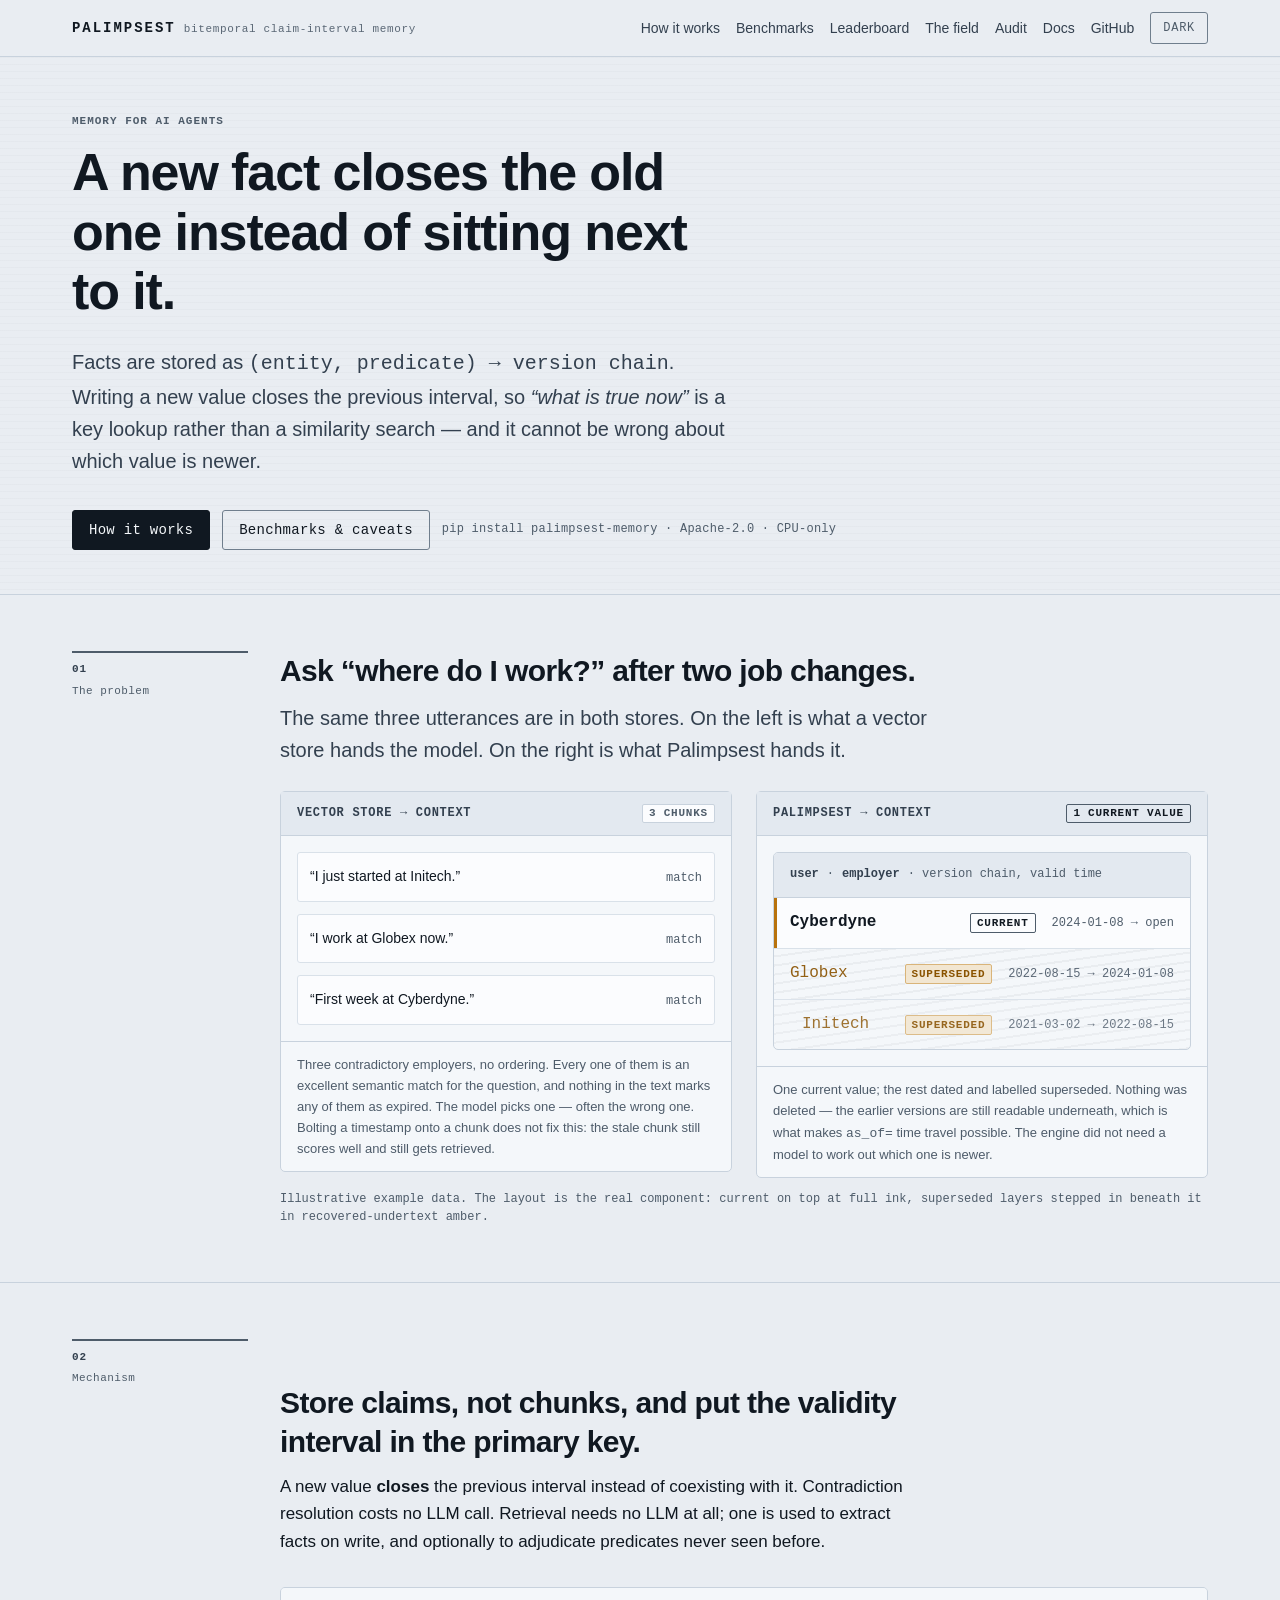
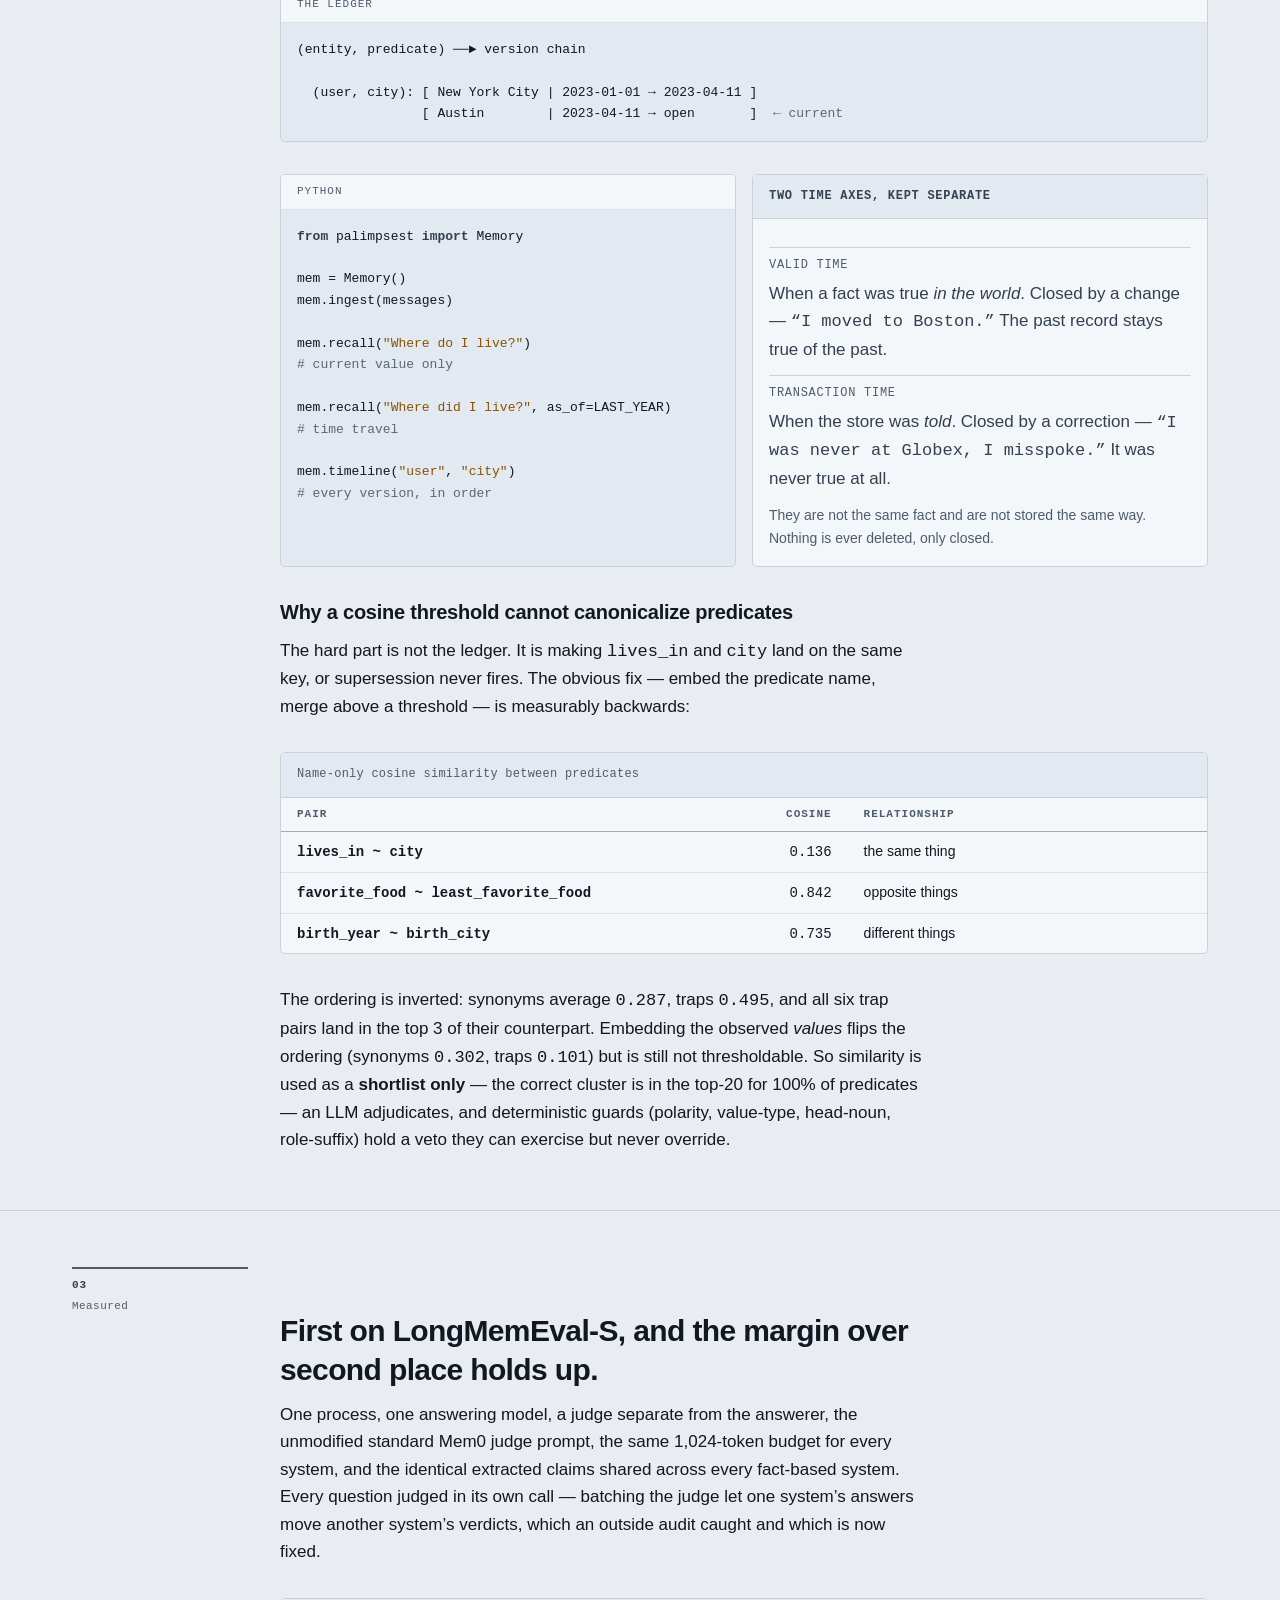
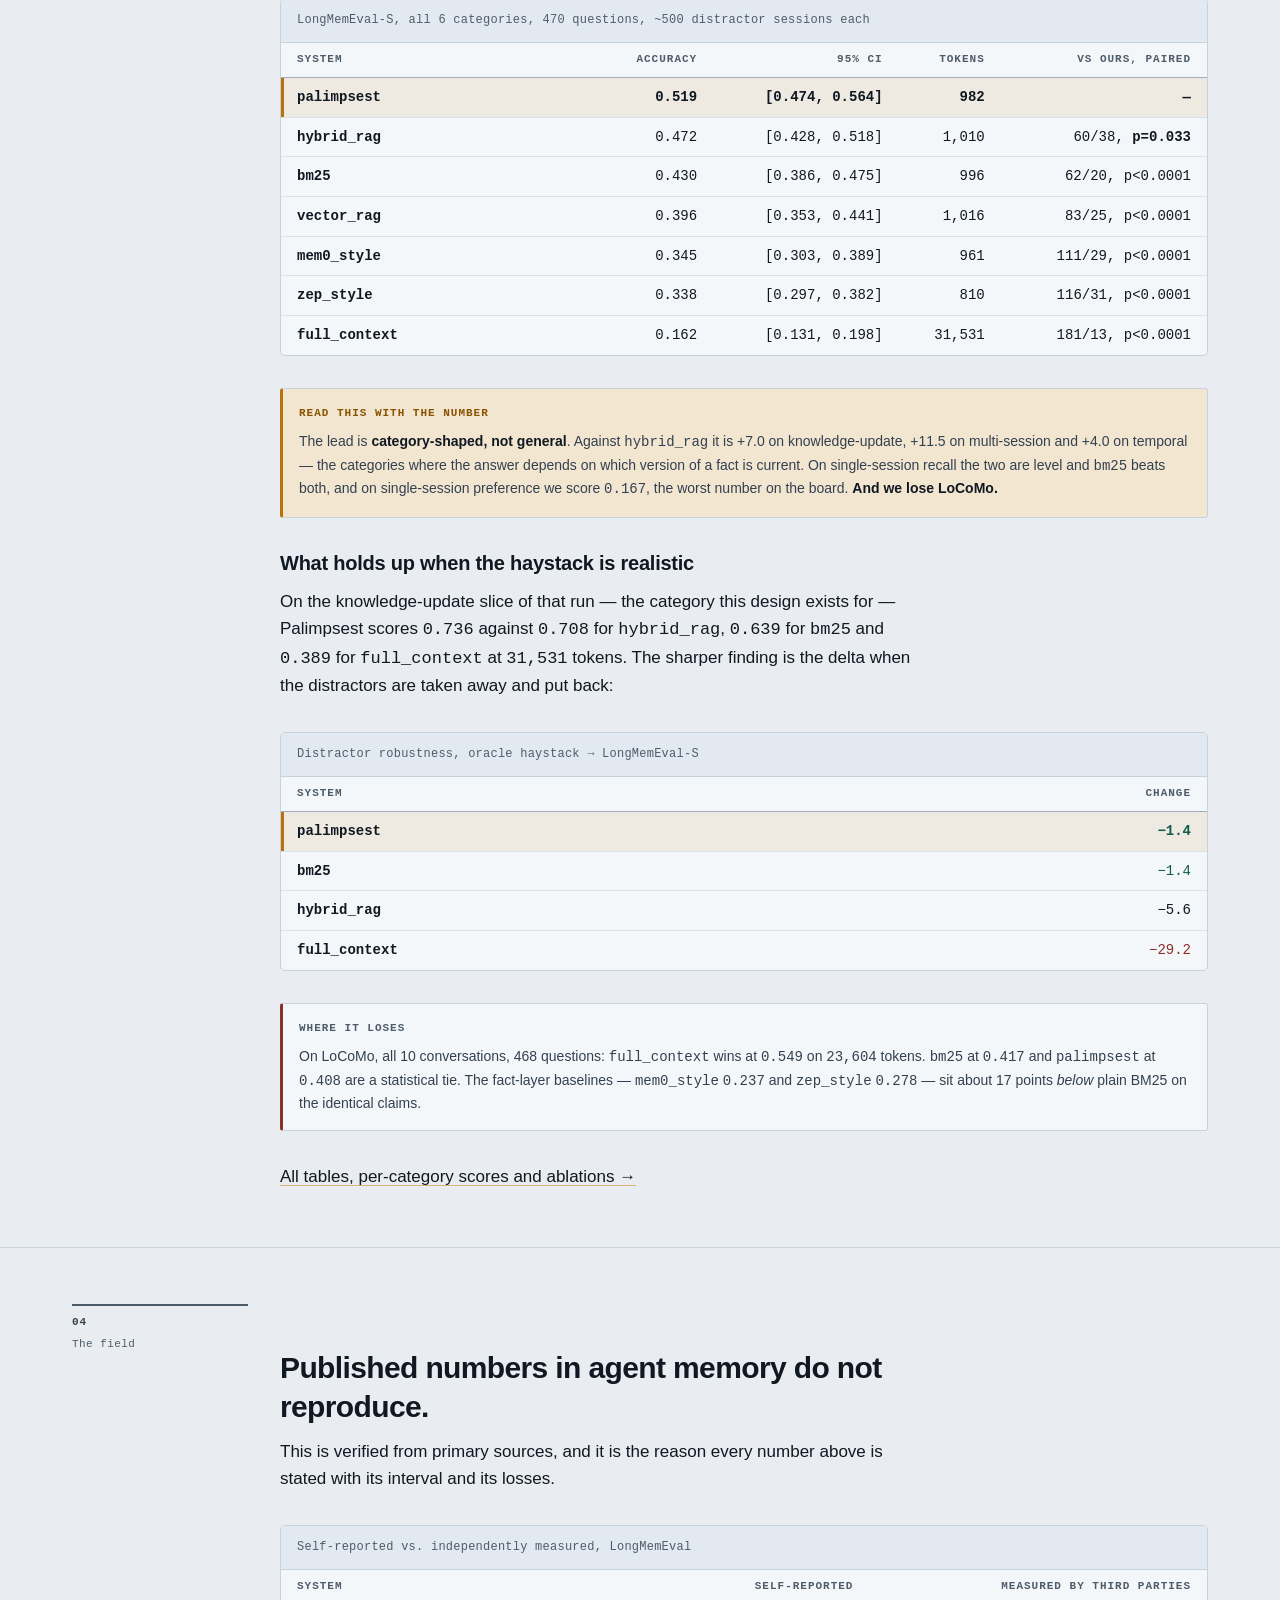
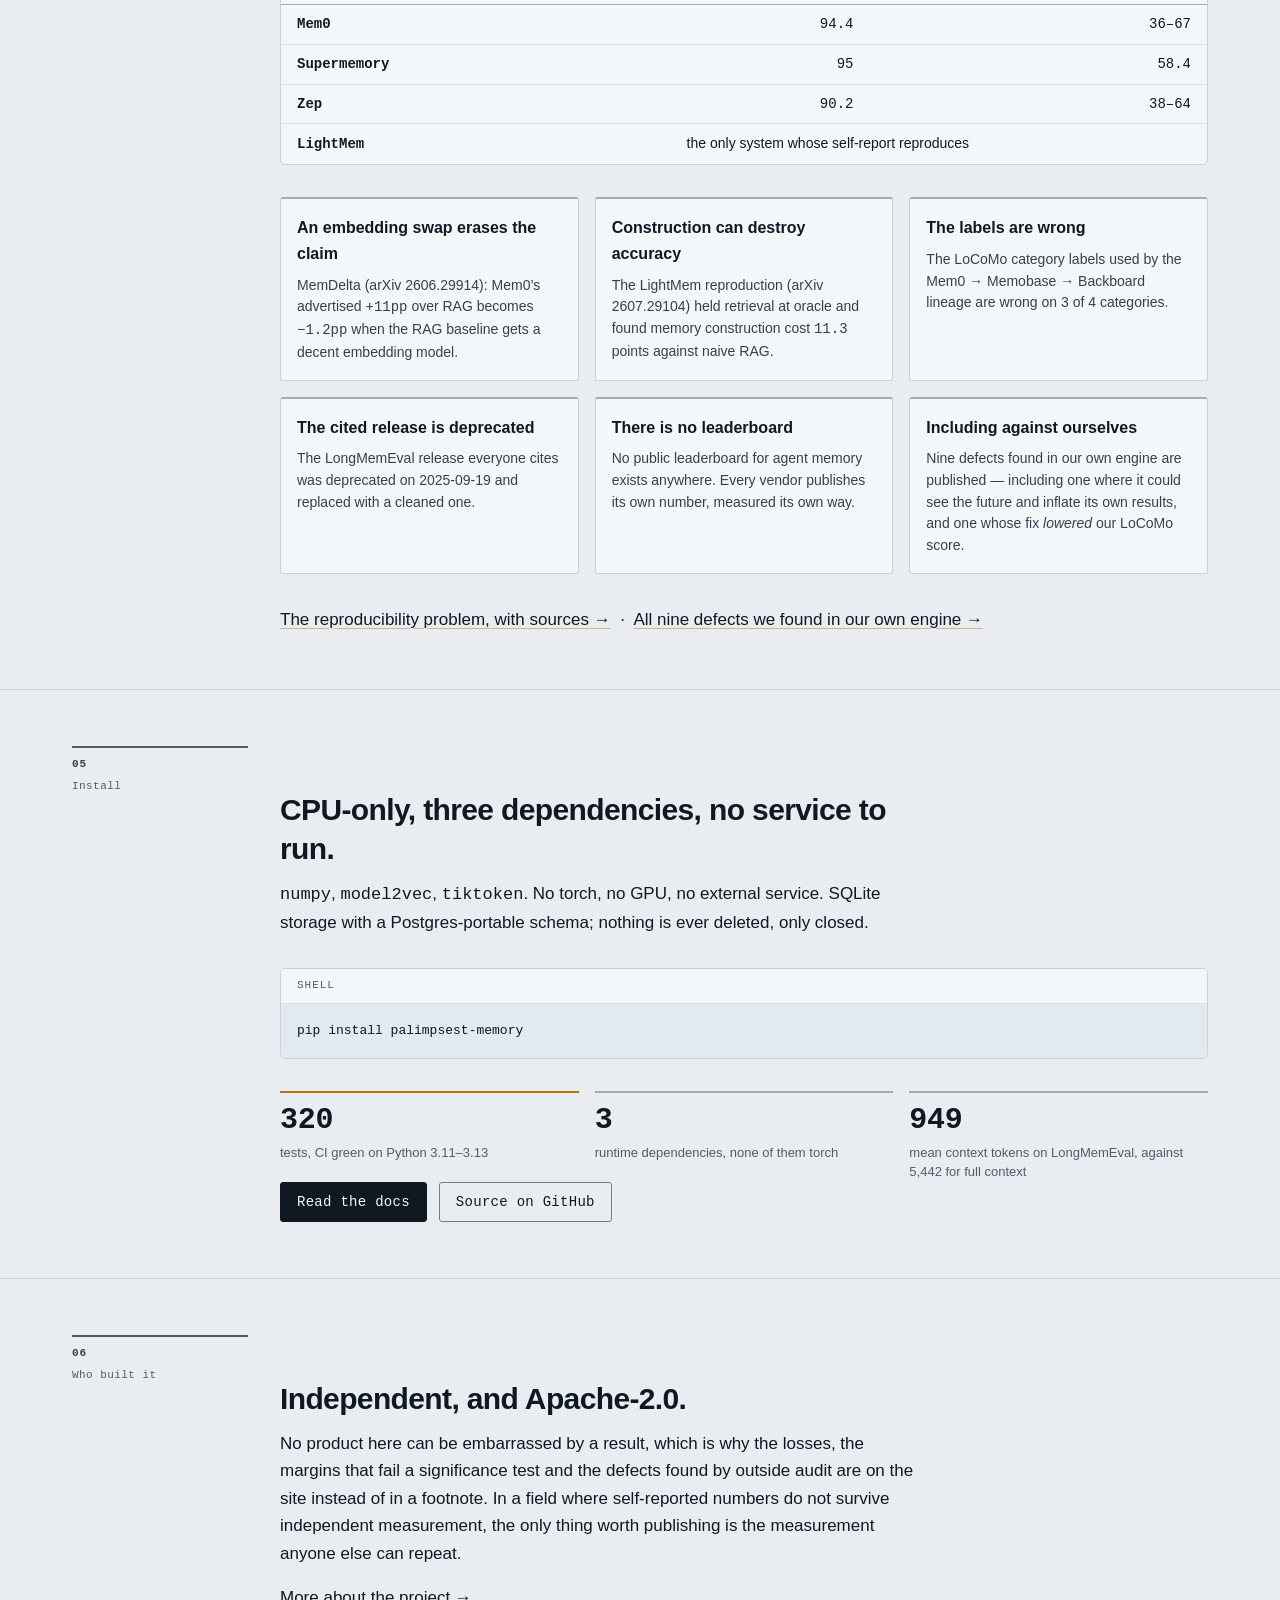
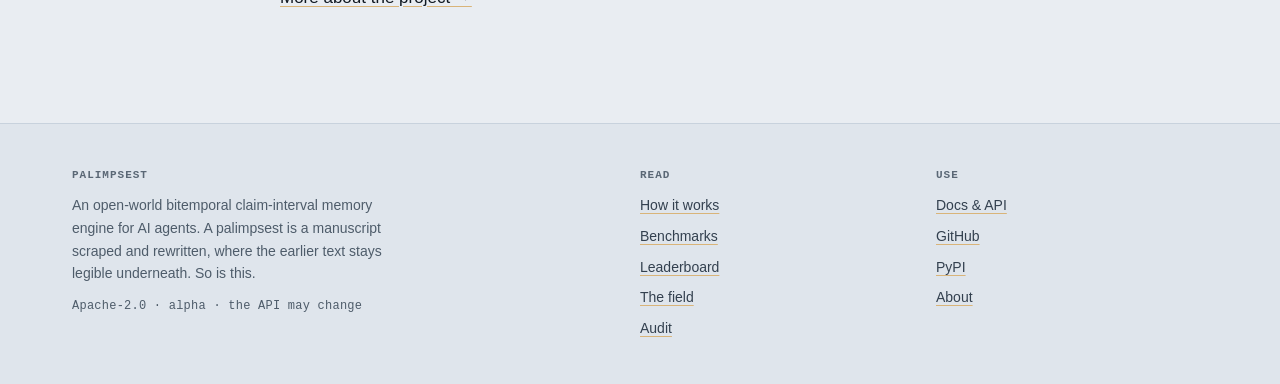
<file: site/index.html>
<!DOCTYPE html>
<html lang="en">
<head>
<meta charset="utf-8">
<meta name="viewport" content="width=device-width, initial-scale=1">
<title>Palimpsest — bitemporal claim-interval memory for AI agents</title>
<meta name="description" content="An open-world bitemporal memory engine. A new value closes the previous interval instead of coexisting with it, so &quot;what is true now&quot; is a key lookup, not a similarity search.">
<link rel="stylesheet" href="assets/site.css">
<script src="assets/site.js"></script>
</head>
<body>

<a class="skip-link" href="#main">Skip to content</a>

<header class="site-header" data-nav="closed">
  <div class="wrap site-header__inner">
    <a class="brand" href="index.html">
      <span class="brand__name">Palimpsest</span>
      <span class="brand__note">bitemporal claim-interval memory</span>
    </a>

    <nav class="nav" aria-label="Primary">
      <ul class="nav-list">
        <li><a href="how-it-works.html">How it works</a></li>
        <li><a href="benchmarks/index.html">Benchmarks</a></li>
        <li><a href="leaderboard/index.html">Leaderboard</a></li>
        <li><a href="field.html">The field</a></li>
        <li><a href="audit/index.html">Audit</a></li>
        <li><a href="docs/index.html">Docs</a></li>
        <li><a href="https://github.com/joe51111jwd/palimpsest">GitHub</a></li>
      </ul>
    </nav>

    <button class="nav-toggle" type="button" data-nav-toggle aria-expanded="false">Menu</button>
    <button class="theme-toggle" type="button" data-theme-toggle>Dark</button>
  </div>
</header>

<main id="main">

  <!-- ============ Hero: the thesis, not a logo ============ -->
  <section class="hero">
    <div class="wrap">
      <p class="eyebrow">Memory for AI agents</p>
      <h1 class="hero__title">A new fact closes the old one instead of sitting next to it.</h1>
      <p class="hero__lede">
        Facts are stored as <span class="mono">(entity, predicate) → version chain</span>. Writing a new
        value closes the previous interval, so <em>&ldquo;what is true now&rdquo;</em> is a key lookup rather
        than a similarity search &mdash; and it cannot be wrong about which value is newer.
      </p>
      <div class="hero__actions">
        <a class="btn" href="how-it-works.html">How it works</a>
        <a class="btn btn--ghost" href="benchmarks/index.html">Benchmarks &amp; caveats</a>
        <span class="meta">pip install palimpsest-memory &middot; Apache-2.0 &middot; CPU-only</span>
      </div>
    </div>
  </section>

  <!-- ============ 01 The comparison ============ -->
  <section class="section" id="comparison">
    <div class="wrap section-grid">
      <div class="section-rail"><b>01</b><span>The problem</span></div>

      <div>
        <h2>Ask &ldquo;where do I work?&rdquo; after two job changes.</h2>
        <p class="lede mt-3">
          The same three utterances are in both stores. On the left is what a vector store hands the
          model. On the right is what Palimpsest hands it.
        </p>

        <div class="compare mt-5">

          <!-- What a vector store returns -->
          <div class="panel">
            <div class="panel__head">
              <span class="panel__title">Vector store &rarr; context</span>
              <span class="pill">3 chunks</span>
            </div>
            <div class="panel__body">
              <div class="chunk">
                <span class="chunk__text">&ldquo;I just started at Initech.&rdquo;</span>
                <span class="chunk__score">match</span>
              </div>
              <div class="chunk">
                <span class="chunk__text">&ldquo;I work at Globex now.&rdquo;</span>
                <span class="chunk__score">match</span>
              </div>
              <div class="chunk">
                <span class="chunk__text">&ldquo;First week at Cyberdyne.&rdquo;</span>
                <span class="chunk__score">match</span>
              </div>
            </div>
            <div class="panel__foot">
              Three contradictory employers, no ordering. Every one of them is an excellent semantic
              match for the question, and nothing in the text marks any of them as expired. The model
              picks one &mdash; often the wrong one. Bolting a timestamp onto a chunk does not fix this:
              the stale chunk still scores well and still gets retrieved.
            </div>
          </div>

          <!-- What Palimpsest returns -->
          <div class="panel">
            <div class="panel__head">
              <span class="panel__title">Palimpsest &rarr; context</span>
              <span class="pill pill--current">1 current value</span>
            </div>
            <div class="panel__body">
              <div class="stratum">
                <div class="stratum__key">
                  <b>user</b> <span>&middot;</span> <b>employer</b>
                  <span>&middot; version chain, valid time</span>
                </div>
                <div class="stratum__layers">
                  <div class="stratum-layer is-current">
                    <span class="stratum-layer__value">Cyberdyne</span>
                    <span class="pill pill--current">current</span>
                    <span class="stratum-layer__range">2024-01-08 &rarr; open</span>
                  </div>
                  <div class="stratum-layer is-superseded">
                    <span class="stratum-layer__value">Globex</span>
                    <span class="pill pill--superseded">superseded</span>
                    <span class="stratum-layer__range">2022-08-15 &rarr; 2024-01-08</span>
                  </div>
                  <div class="stratum-layer is-superseded">
                    <span class="stratum-layer__value">Initech</span>
                    <span class="pill pill--superseded">superseded</span>
                    <span class="stratum-layer__range">2021-03-02 &rarr; 2022-08-15</span>
                  </div>
                </div>
              </div>
            </div>
            <div class="panel__foot">
              One current value; the rest dated and labelled superseded. Nothing was deleted &mdash; the
              earlier versions are still readable underneath, which is what makes
              <span class="mono">as_of=</span> time travel possible. The engine did not need a model to
              work out which one is newer.
            </div>
          </div>

        </div>

        <p class="figcaption">
          Illustrative example data. The layout is the real component: current on top at full ink,
          superseded layers stepped in beneath it in recovered-undertext amber.
        </p>
      </div>
    </div>
  </section>

  <!-- ============ 02 Mechanism ============ -->
  <section class="section" id="mechanism">
    <div class="wrap section-grid">
      <div class="section-rail"><b>02</b><span>Mechanism</span></div>

      <div class="stack-lg">
        <div class="prose">
          <h2>Store claims, not chunks, and put the validity interval in the primary key.</h2>
          <p>
            A new value <strong>closes</strong> the previous interval instead of coexisting with it.
            Contradiction resolution costs no LLM call. Retrieval needs no LLM at all; one is used to
            extract facts on write, and optionally to adjudicate predicates never seen before.
          </p>
        </div>

        <div class="code">
          <div class="code__label">The ledger</div>
<pre><code>(entity, predicate) ──► version chain

  (user, city): [ New York City | 2023-01-01 → 2023-04-11 ]
                [ Austin        | 2023-04-11 → open       ]  <span class="c">← current</span></code></pre>
        </div>

        <div class="grid-2">
          <div class="code">
            <div class="code__label">python</div>
<pre><code><span class="k">from</span> palimpsest <span class="k">import</span> Memory

mem = Memory()
mem.ingest(messages)

mem.recall(<span class="s">"Where do I live?"</span>)
<span class="c"># current value only</span>

mem.recall(<span class="s">"Where did I live?"</span>, as_of=LAST_YEAR)
<span class="c"># time travel</span>

mem.timeline(<span class="s">"user"</span>, <span class="s">"city"</span>)
<span class="c"># every version, in order</span></code></pre>
          </div>

          <div class="panel">
            <div class="panel__head"><span class="panel__title">Two time axes, kept separate</span></div>
            <div class="panel__body">
              <dl class="dl-axes">
                <dt>Valid time</dt>
                <dd>When a fact was true <em>in the world</em>. Closed by a change &mdash;
                  <span class="mono">&ldquo;I moved to Boston.&rdquo;</span> The past record stays true of
                  the past.</dd>
                <dt>Transaction time</dt>
                <dd>When the store was <em>told</em>. Closed by a correction &mdash;
                  <span class="mono">&ldquo;I was never at Globex, I misspoke.&rdquo;</span> It was never
                  true at all.</dd>
              </dl>
              <p class="meta-note">
                They are not the same fact and are not stored the same way. Nothing is ever deleted,
                only closed.
              </p>
            </div>
          </div>
        </div>

        <div class="prose">
          <h3>Why a cosine threshold cannot canonicalize predicates</h3>
          <p>
            The hard part is not the ledger. It is making <span class="mono">lives_in</span> and
            <span class="mono">city</span> land on the same key, or supersession never fires. The
            obvious fix &mdash; embed the predicate name, merge above a threshold &mdash; is measurably
            backwards:
          </p>
        </div>

        <div class="table-wrap">
          <table class="data">
            <caption>Name-only cosine similarity between predicates</caption>
            <thead>
              <tr>
                <th scope="col" class="wrap-cell">pair</th>
                <th scope="col" class="num">cosine</th>
                <th scope="col" class="wrap-cell">relationship</th>
              </tr>
            </thead>
            <tbody>
              <tr>
                <th scope="row" class="mono wrap-cell">lives_in ~ city</th>
                <td class="num">0.136</td>
                <td class="wrap-cell">the same thing</td>
              </tr>
              <tr>
                <th scope="row" class="mono wrap-cell">favorite_food ~ least_favorite_food</th>
                <td class="num">0.842</td>
                <td class="wrap-cell">opposite things</td>
              </tr>
              <tr>
                <th scope="row" class="mono wrap-cell">birth_year ~ birth_city</th>
                <td class="num">0.735</td>
                <td class="wrap-cell">different things</td>
              </tr>
            </tbody>
          </table>
        </div>

        <div class="prose">
          <p>
            The ordering is inverted: synonyms average <span class="num">0.287</span>, traps
            <span class="num">0.495</span>, and all six trap pairs land in the top 3 of their
            counterpart. Embedding the observed <em>values</em> flips the ordering (synonyms
            <span class="num">0.302</span>, traps <span class="num">0.101</span>) but is still not
            thresholdable. So similarity is used as a <strong>shortlist only</strong> &mdash; the correct
            cluster is in the top-20 for 100% of predicates &mdash; an LLM adjudicates, and deterministic
            guards (polarity, value-type, head-noun, role-suffix) hold a veto they can exercise but
            never override.
          </p>
        </div>
      </div>
    </div>
  </section>

  <!-- ============ 03 Result ============ -->
  <section class="section" id="result">
    <div class="wrap section-grid">
      <div class="section-rail"><b>03</b><span>Measured</span></div>

      <div class="stack-lg">
        <div class="prose">
          <h2>First on LongMemEval-S, and the margin over second place holds up.</h2>
          <p>
            One process, one answering model, a judge separate from the answerer, the unmodified
            standard Mem0 judge prompt, the same 1,024-token budget for every system, and the
            identical extracted claims shared across every fact-based system. Every question judged
            in its own call &mdash; batching the judge let one system&rsquo;s answers move another
            system&rsquo;s verdicts, which an outside audit caught and which is now fixed.
          </p>
        </div>

        <div class="table-wrap">
          <table class="data">
            <caption>LongMemEval-S, all 6 categories, 470 questions, ~500 distractor sessions each</caption>
            <thead>
              <tr>
                <th scope="col" class="wrap-cell">system</th>
                <th scope="col" class="num">accuracy</th>
                <th scope="col" class="num">95% CI</th>
                <th scope="col" class="num">tokens</th>
                <th scope="col" class="num">vs ours, paired</th>
              </tr>
            </thead>
            <tbody>
              <tr class="is-ours">
                <th scope="row" class="mono">palimpsest</th>
                <td class="num">0.519</td>
                <td class="num">[0.474, 0.564]</td>
                <td class="num">982</td>
                <td class="num">&mdash;</td>
              </tr>
              <tr>
                <th scope="row" class="mono">hybrid_rag</th>
                <td class="num">0.472</td>
                <td class="num">[0.428, 0.518]</td>
                <td class="num">1,010</td>
                <td class="num">60/38, <strong>p=0.033</strong></td>
              </tr>
              <tr>
                <th scope="row" class="mono">bm25</th>
                <td class="num">0.430</td>
                <td class="num">[0.386, 0.475]</td>
                <td class="num">996</td>
                <td class="num">62/20, p&lt;0.0001</td>
              </tr>
              <tr>
                <th scope="row" class="mono">vector_rag</th>
                <td class="num">0.396</td>
                <td class="num">[0.353, 0.441]</td>
                <td class="num">1,016</td>
                <td class="num">83/25, p&lt;0.0001</td>
              </tr>
              <tr>
                <th scope="row" class="mono">mem0_style</th>
                <td class="num">0.345</td>
                <td class="num">[0.303, 0.389]</td>
                <td class="num">961</td>
                <td class="num">111/29, p&lt;0.0001</td>
              </tr>
              <tr>
                <th scope="row" class="mono">zep_style</th>
                <td class="num">0.338</td>
                <td class="num">[0.297, 0.382]</td>
                <td class="num">810</td>
                <td class="num">116/31, p&lt;0.0001</td>
              </tr>
              <tr>
                <th scope="row" class="mono">full_context</th>
                <td class="num">0.162</td>
                <td class="num">[0.131, 0.198]</td>
                <td class="num">31,531</td>
                <td class="num">181/13, p&lt;0.0001</td>
              </tr>
            </tbody>
          </table>
        </div>

        <div class="callout callout--caveat">
          <p class="callout__title">Read this with the number</p>
          <p>
            The lead is <strong>category-shaped, not general</strong>. Against
            <span class="mono">hybrid_rag</span> it is +7.0 on knowledge-update, +11.5 on
            multi-session and +4.0 on temporal &mdash; the categories where the answer depends on
            which version of a fact is current. On single-session recall the two are level and
            <span class="mono">bm25</span> beats both, and on single-session preference we score
            <span class="num">0.167</span>, the worst number on the board. <strong>And we lose
            LoCoMo.</strong>
          </p>
        </div>

        <div class="prose">
          <h3>What holds up when the haystack is realistic</h3>
          <p>
            On the knowledge-update slice of that run &mdash; the category this design exists for
            &mdash; Palimpsest scores <span class="num">0.736</span> against
            <span class="num">0.708</span> for <span class="mono">hybrid_rag</span>,
            <span class="num">0.639</span> for <span class="mono">bm25</span> and
            <span class="num">0.389</span> for <span class="mono">full_context</span> at
            <span class="num">31,531</span> tokens. The sharper finding is the delta when the
            distractors are taken away and put back:
          </p>
        </div>

        <div class="table-wrap">
          <table class="data">
            <caption>Distractor robustness, oracle haystack &rarr; LongMemEval-S</caption>
            <thead>
              <tr>
                <th scope="col" class="wrap-cell">system</th>
                <th scope="col" class="num">change</th>
              </tr>
            </thead>
            <tbody>
              <tr class="is-ours">
                <th scope="row" class="mono">palimpsest</th>
                <td class="num pos">&minus;1.4</td>
              </tr>
              <tr>
                <th scope="row" class="mono">bm25</th>
                <td class="num pos">&minus;1.4</td>
              </tr>
              <tr>
                <th scope="row" class="mono">hybrid_rag</th>
                <td class="num">&minus;5.6</td>
              </tr>
              <tr>
                <th scope="row" class="mono">full_context</th>
                <td class="num neg">&minus;29.2</td>
              </tr>
            </tbody>
          </table>
        </div>

        <div class="callout callout--loss">
          <p class="callout__title">Where it loses</p>
          <p>
            On LoCoMo, all 10 conversations, 468 questions: <span class="mono">full_context</span> wins
            at <span class="num">0.549</span> on <span class="num">23,604</span> tokens.
            <span class="mono">bm25</span> at <span class="num">0.417</span> and
            <span class="mono">palimpsest</span> at <span class="num">0.408</span> are a statistical
            tie. The fact-layer baselines &mdash; <span class="mono">mem0_style</span>
            <span class="num">0.237</span> and <span class="mono">zep_style</span>
            <span class="num">0.278</span> &mdash; sit about 17 points <em>below</em> plain BM25 on the
            identical claims.
          </p>
        </div>

        <p><a href="benchmarks/index.html">All tables, per-category scores and ablations &rarr;</a></p>
      </div>
    </div>
  </section>

  <!-- ============ 04 The field ============ -->
  <section class="section" id="field">
    <div class="wrap section-grid">
      <div class="section-rail"><b>04</b><span>The field</span></div>

      <div class="stack-lg">
        <div class="prose">
          <h2>Published numbers in agent memory do not reproduce.</h2>
          <p>
            This is verified from primary sources, and it is the reason every number above is stated
            with its interval and its losses.
          </p>
        </div>

        <div class="table-wrap">
          <table class="data">
            <caption>Self-reported vs. independently measured, LongMemEval</caption>
            <thead>
              <tr>
                <th scope="col" class="wrap-cell">system</th>
                <th scope="col" class="num">self-reported</th>
                <th scope="col" class="num">measured by third parties</th>
              </tr>
            </thead>
            <tbody>
              <tr>
                <th scope="row" class="mono">Mem0</th>
                <td class="num">94.4</td>
                <td class="num">36&ndash;67</td>
              </tr>
              <tr>
                <th scope="row" class="mono">Supermemory</th>
                <td class="num">95</td>
                <td class="num">58.4</td>
              </tr>
              <tr>
                <th scope="row" class="mono">Zep</th>
                <td class="num">90.2</td>
                <td class="num">38&ndash;64</td>
              </tr>
              <tr>
                <th scope="row" class="mono">LightMem</th>
                <td class="wrap-cell" colspan="2">the only system whose self-report reproduces</td>
              </tr>
            </tbody>
          </table>
        </div>

        <div class="grid-3">
          <div class="card">
            <p class="card__title">An embedding swap erases the claim</p>
            <p class="card__body">
              MemDelta (arXiv 2606.29914): Mem0&rsquo;s advertised <span class="num">+11pp</span> over RAG
              becomes <span class="num">&minus;1.2pp</span> when the RAG baseline gets a decent
              embedding model.
            </p>
          </div>
          <div class="card">
            <p class="card__title">Construction can destroy accuracy</p>
            <p class="card__body">
              The LightMem reproduction (arXiv 2607.29104) held retrieval at oracle and found memory
              construction cost <span class="num">11.3</span> points against naive RAG.
            </p>
          </div>
          <div class="card">
            <p class="card__title">The labels are wrong</p>
            <p class="card__body">
              The LoCoMo category labels used by the Mem0 &rarr; Memobase &rarr; Backboard lineage are
              wrong on 3 of 4 categories.
            </p>
          </div>
          <div class="card">
            <p class="card__title">The cited release is deprecated</p>
            <p class="card__body">
              The LongMemEval release everyone cites was deprecated on 2025-09-19 and replaced with a
              cleaned one.
            </p>
          </div>
          <div class="card">
            <p class="card__title">There is no leaderboard</p>
            <p class="card__body">
              No public leaderboard for agent memory exists anywhere. Every vendor publishes its own
              number, measured its own way.
            </p>
          </div>
          <div class="card">
            <p class="card__title">Including against ourselves</p>
            <p class="card__body">
              Nine defects found in our own engine are published &mdash; including one where it could see
              the future and inflate its own results, and one whose fix <em>lowered</em> our LoCoMo
              score.
            </p>
          </div>
        </div>

        <p>
          <a href="field.html">The reproducibility problem, with sources &rarr;</a>
          &nbsp;&middot;&nbsp;
          <a href="audit/index.html">All nine defects we found in our own engine &rarr;</a>
        </p>
      </div>
    </div>
  </section>

  <!-- ============ 05 Install ============ -->
  <section class="section" id="install">
    <div class="wrap section-grid">
      <div class="section-rail"><b>05</b><span>Install</span></div>

      <div class="stack-lg">
        <div class="prose">
          <h2>CPU-only, three dependencies, no service to run.</h2>
          <p>
            <span class="mono">numpy</span>, <span class="mono">model2vec</span>,
            <span class="mono">tiktoken</span>. No torch, no GPU, no external service. SQLite storage
            with a Postgres-portable schema; nothing is ever deleted, only closed.
          </p>
        </div>

        <div class="code">
          <div class="code__label">shell</div>
<pre><code>pip install palimpsest-memory</code></pre>
        </div>

        <div class="grid-3">
          <div class="stat stat--accent">
            <span class="stat__value">320</span>
            <span class="stat__label">tests, CI green on Python 3.11&ndash;3.13</span>
          </div>
          <div class="stat">
            <span class="stat__value">3</span>
            <span class="stat__label">runtime dependencies, none of them torch</span>
          </div>
          <div class="stat">
            <span class="stat__value">949</span>
            <span class="stat__label">mean context tokens on LongMemEval, against 5,442 for full context</span>
          </div>
        </div>

        <div class="hero__actions mt-0">
          <a class="btn" href="docs/index.html">Read the docs</a>
          <a class="btn btn--ghost" href="https://github.com/joe51111jwd/palimpsest">Source on GitHub</a>
        </div>
      </div>
    </div>
  </section>

  <!-- ============ 06 Who ============ -->
  <section class="section" id="who">
    <div class="wrap section-grid">
      <div class="section-rail"><b>06</b><span>Who built it</span></div>
      <div class="prose">
        <h2>Independent, and Apache-2.0.</h2>
        <p>
          No product here can be embarrassed by a result, which is why the losses, the margins that
          fail a significance test and the defects found by outside audit are on the site instead of
          in a footnote. In a field where self-reported numbers do not survive independent
          measurement, the only thing worth publishing is the measurement anyone else can repeat.
        </p>
        <p><a href="about.html">More about the project &rarr;</a></p>
      </div>
    </div>
  </section>

</main>

<footer class="site-footer">
  <div class="wrap site-footer__grid">
    <div>
      <h2>Palimpsest</h2>
      <p class="measure-short">
        An open-world bitemporal claim-interval memory engine for AI agents. A palimpsest is a
        manuscript scraped and rewritten, where the earlier text stays legible underneath. So is this.
      </p>
      <p class="meta mt-3">Apache-2.0 &middot; alpha &middot; the API may change</p>
    </div>
    <div>
      <h2>Read</h2>
      <ul>
        <li><a href="how-it-works.html">How it works</a></li>
        <li><a href="benchmarks/index.html">Benchmarks</a></li>
        <li><a href="leaderboard/index.html">Leaderboard</a></li>
        <li><a href="field.html">The field</a></li>
        <li><a href="audit/index.html">Audit</a></li>
      </ul>
    </div>
    <div>
      <h2>Use</h2>
      <ul>
        <li><a href="docs/index.html">Docs &amp; API</a></li>
        <li><a href="https://github.com/joe51111jwd/palimpsest">GitHub</a></li>
        <li><a href="https://pypi.org/project/palimpsest-memory/">PyPI</a></li>
        <li><a href="about.html">About</a></li>
      </ul>
    </div>
  </div>
</footer>

</body>
</html>
</file>
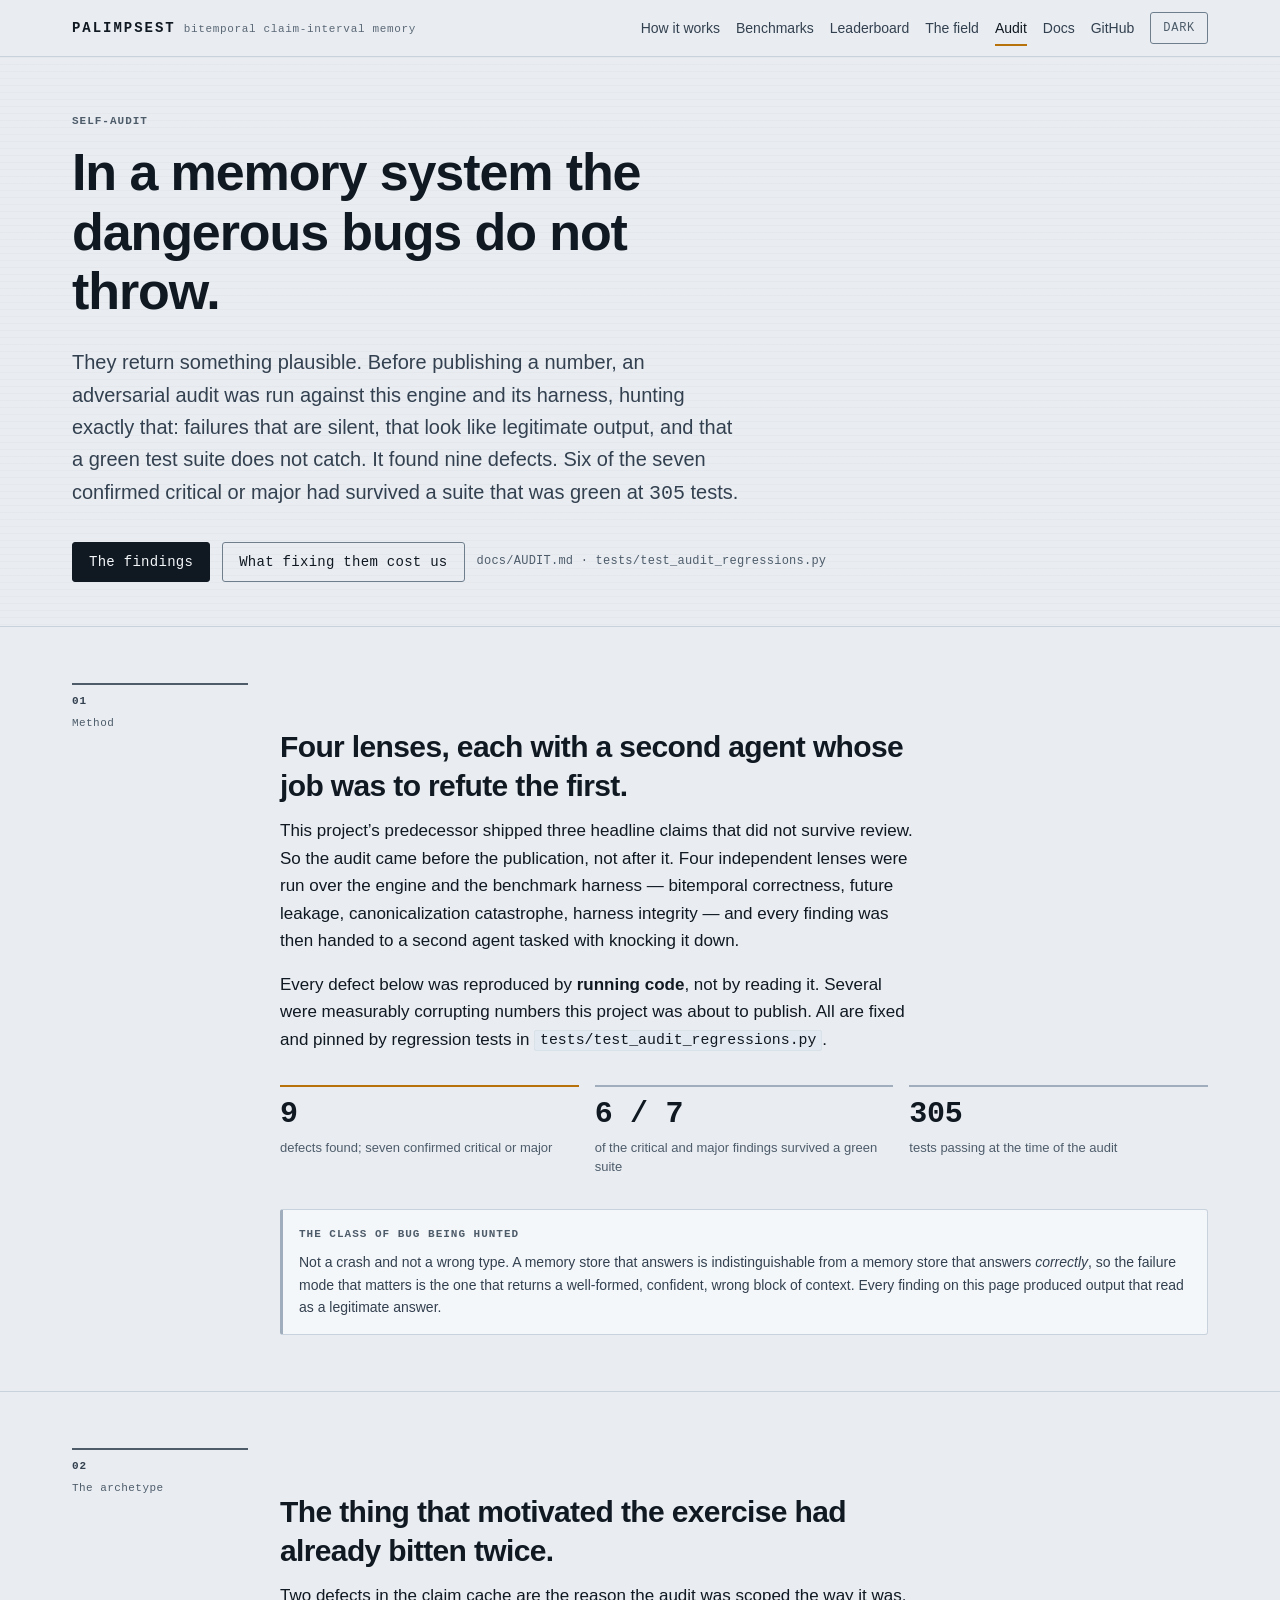
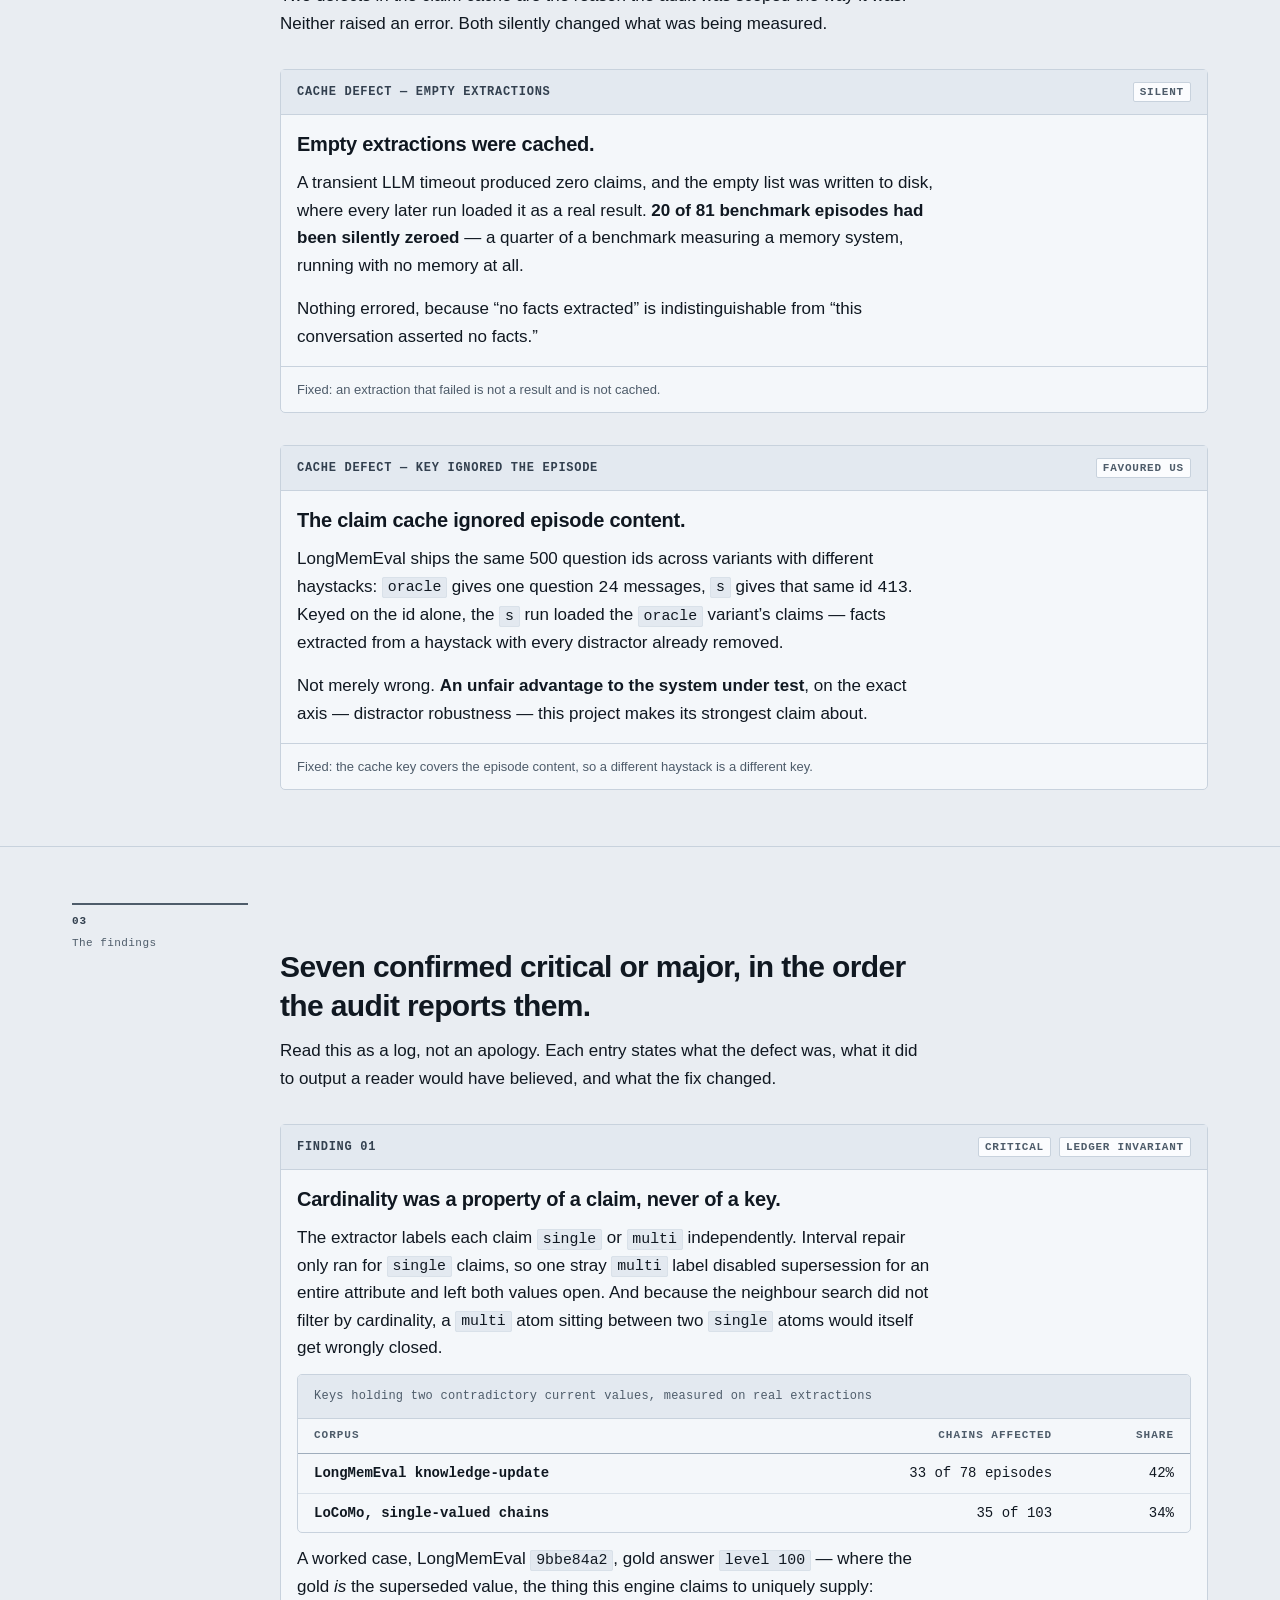
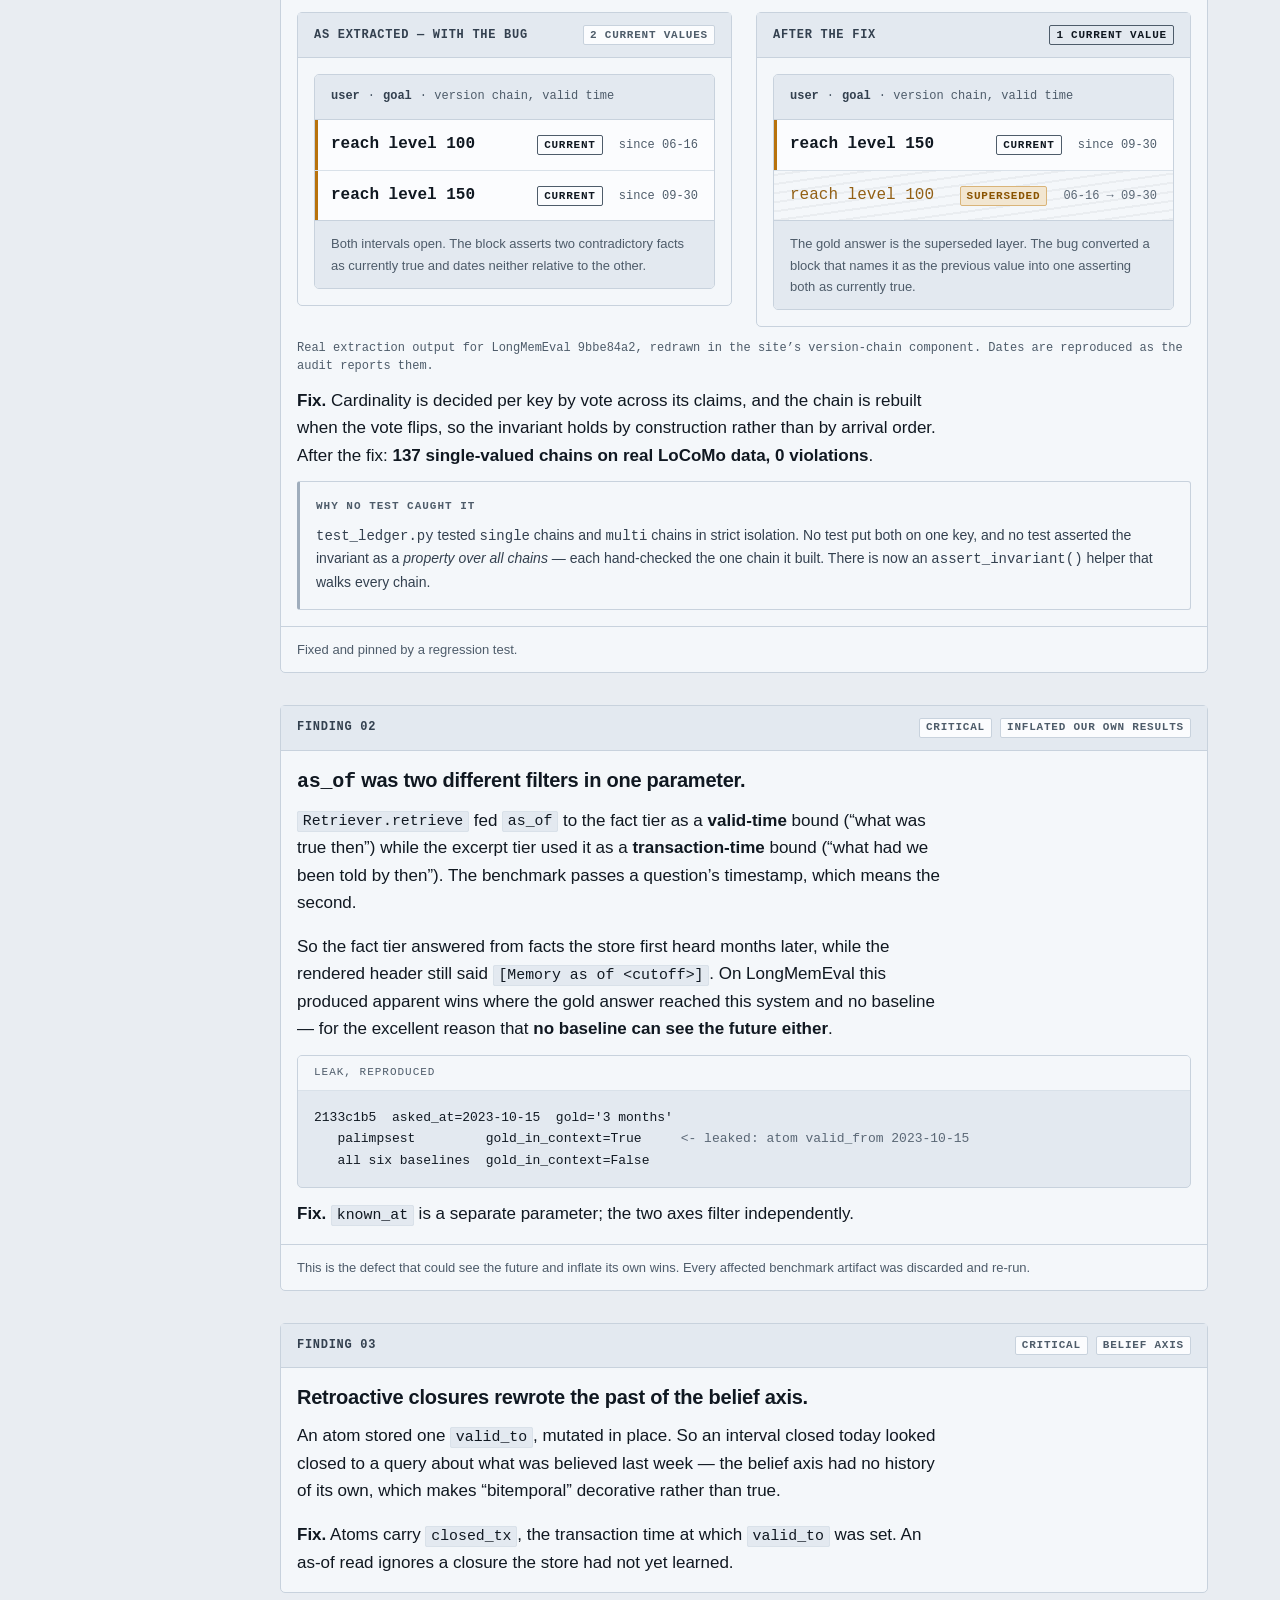
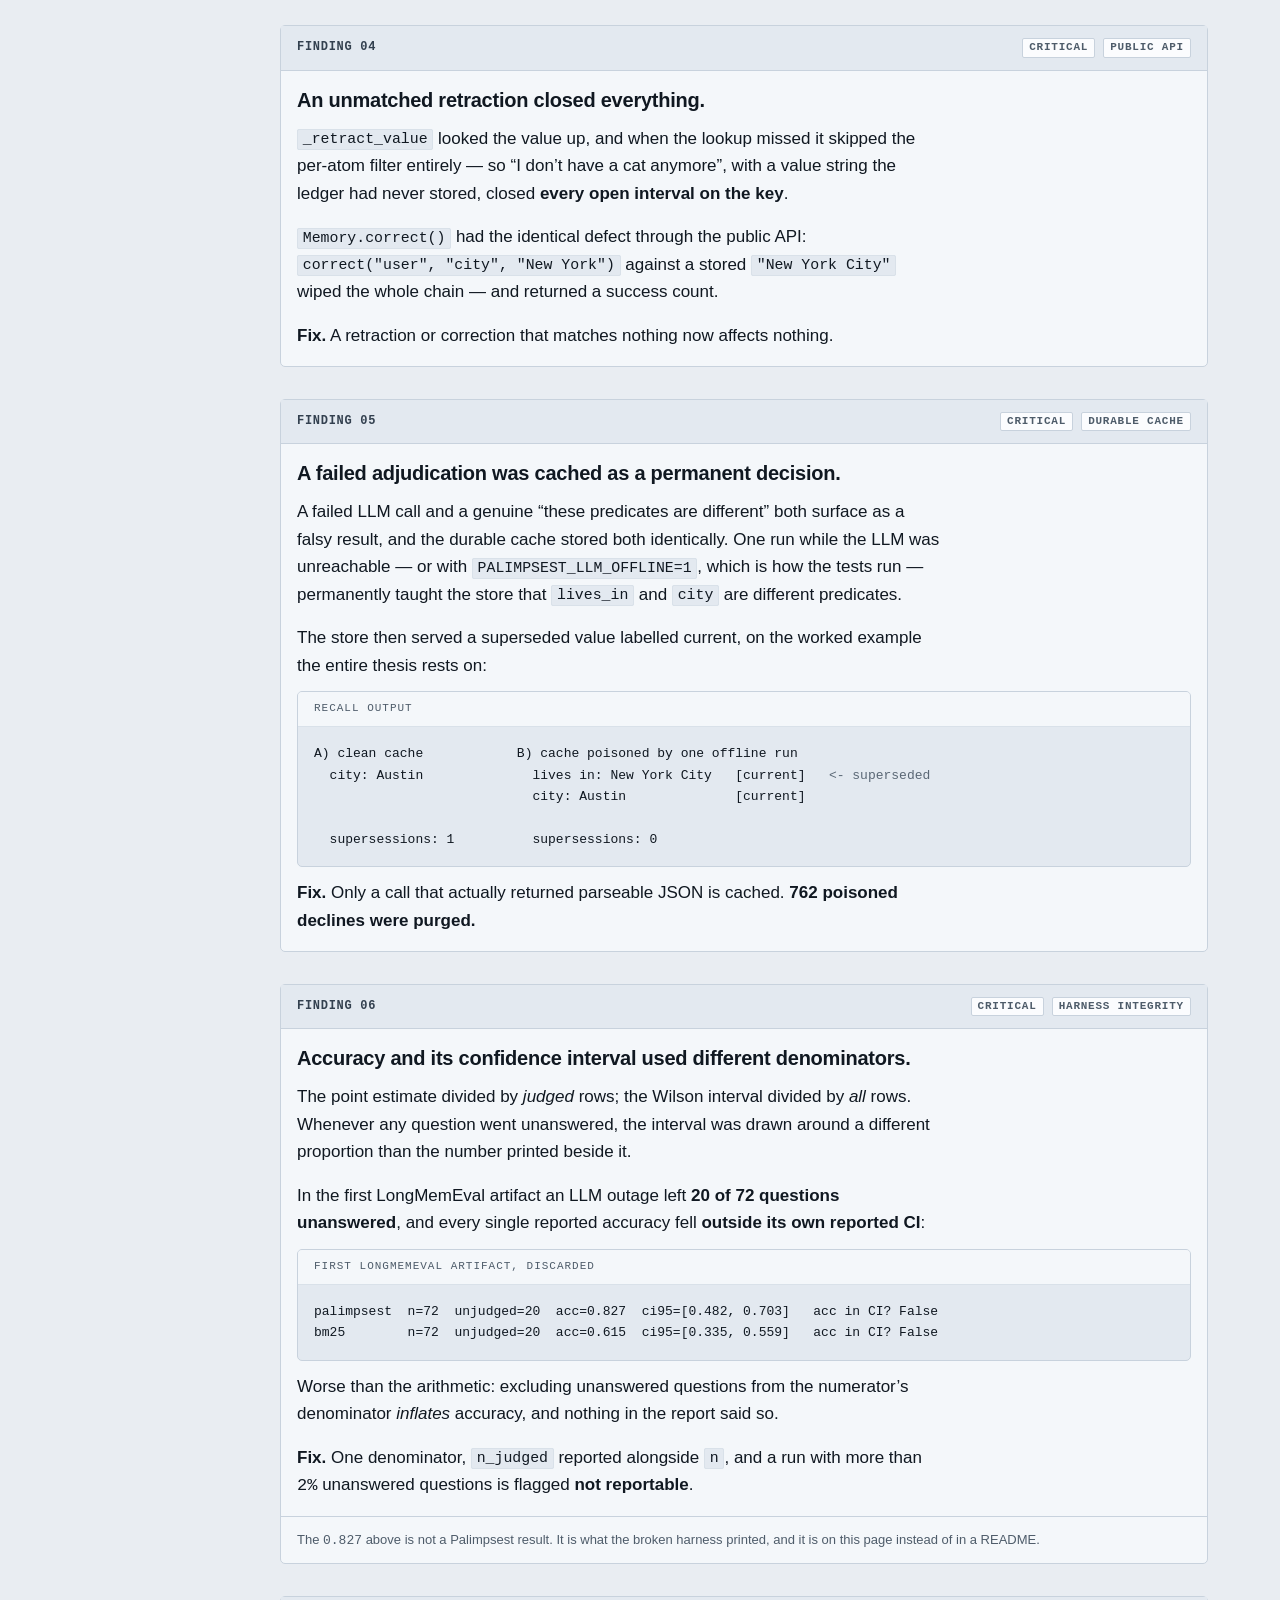
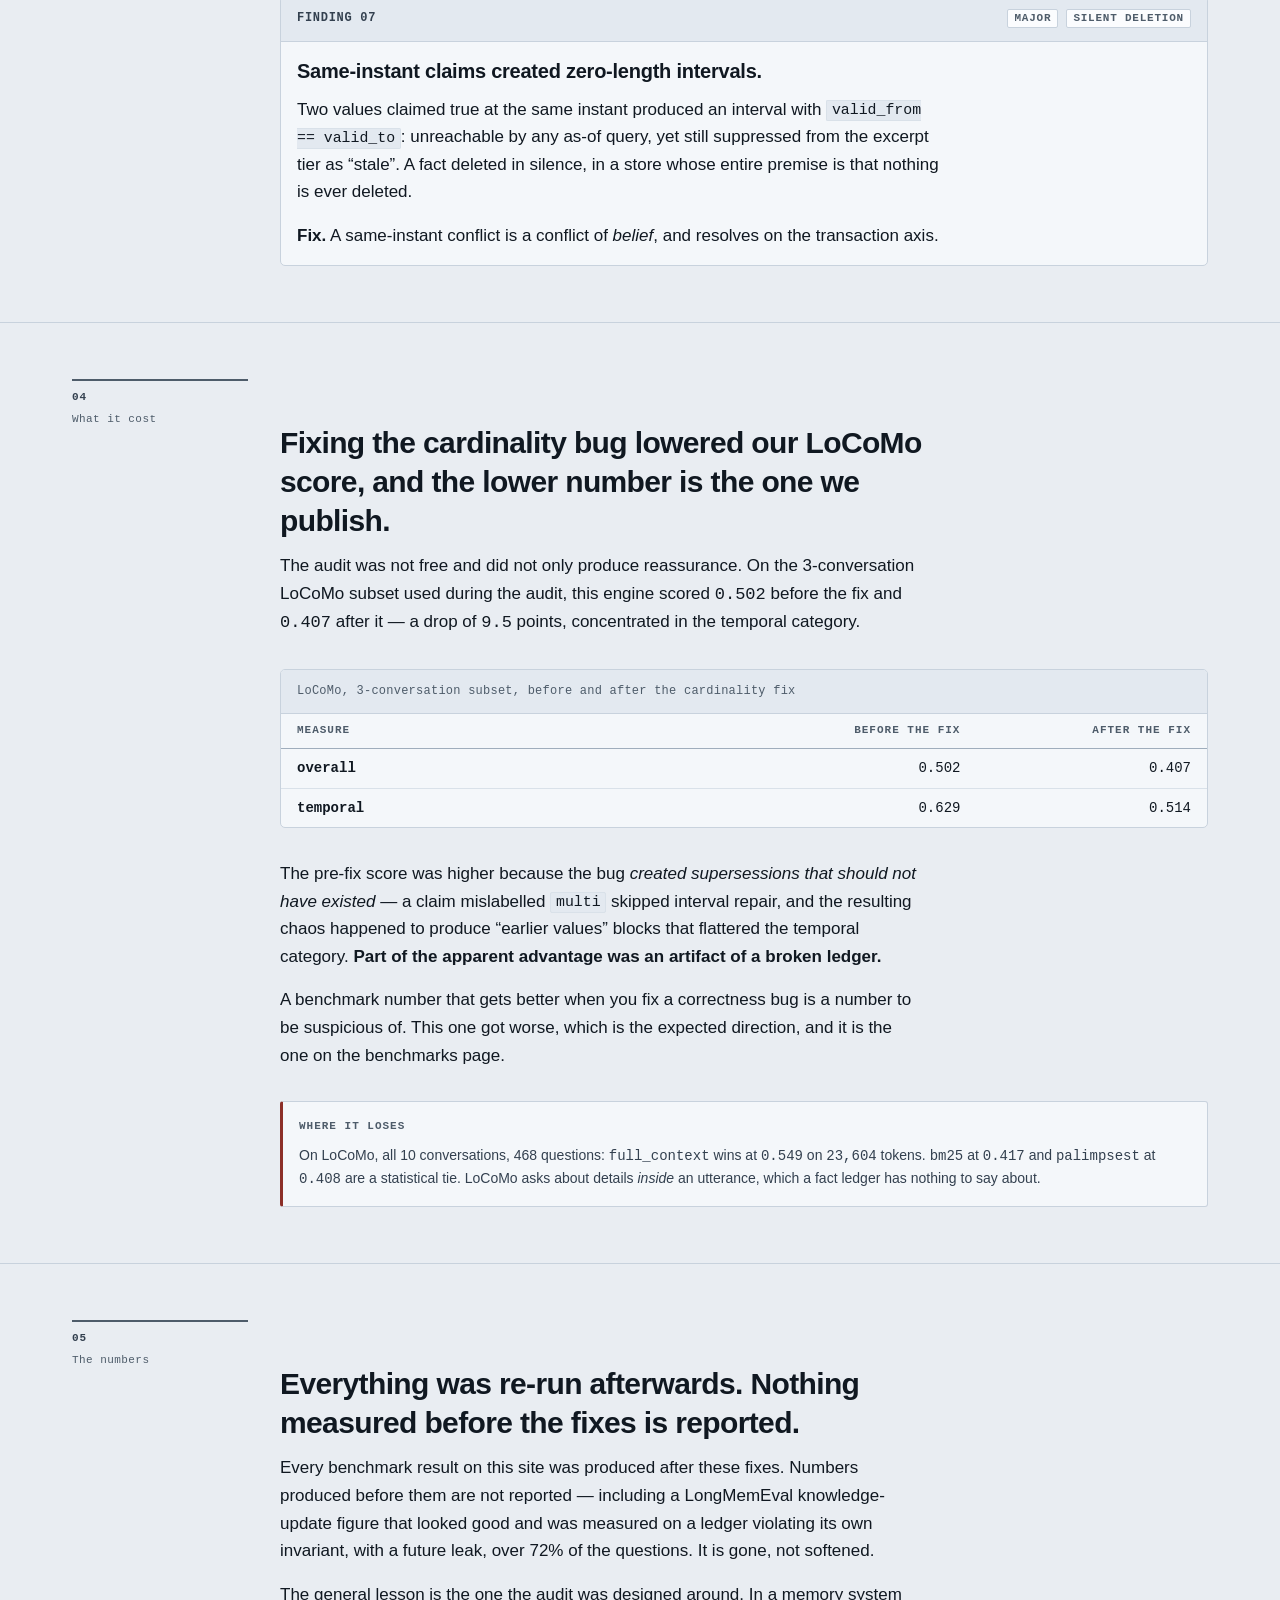
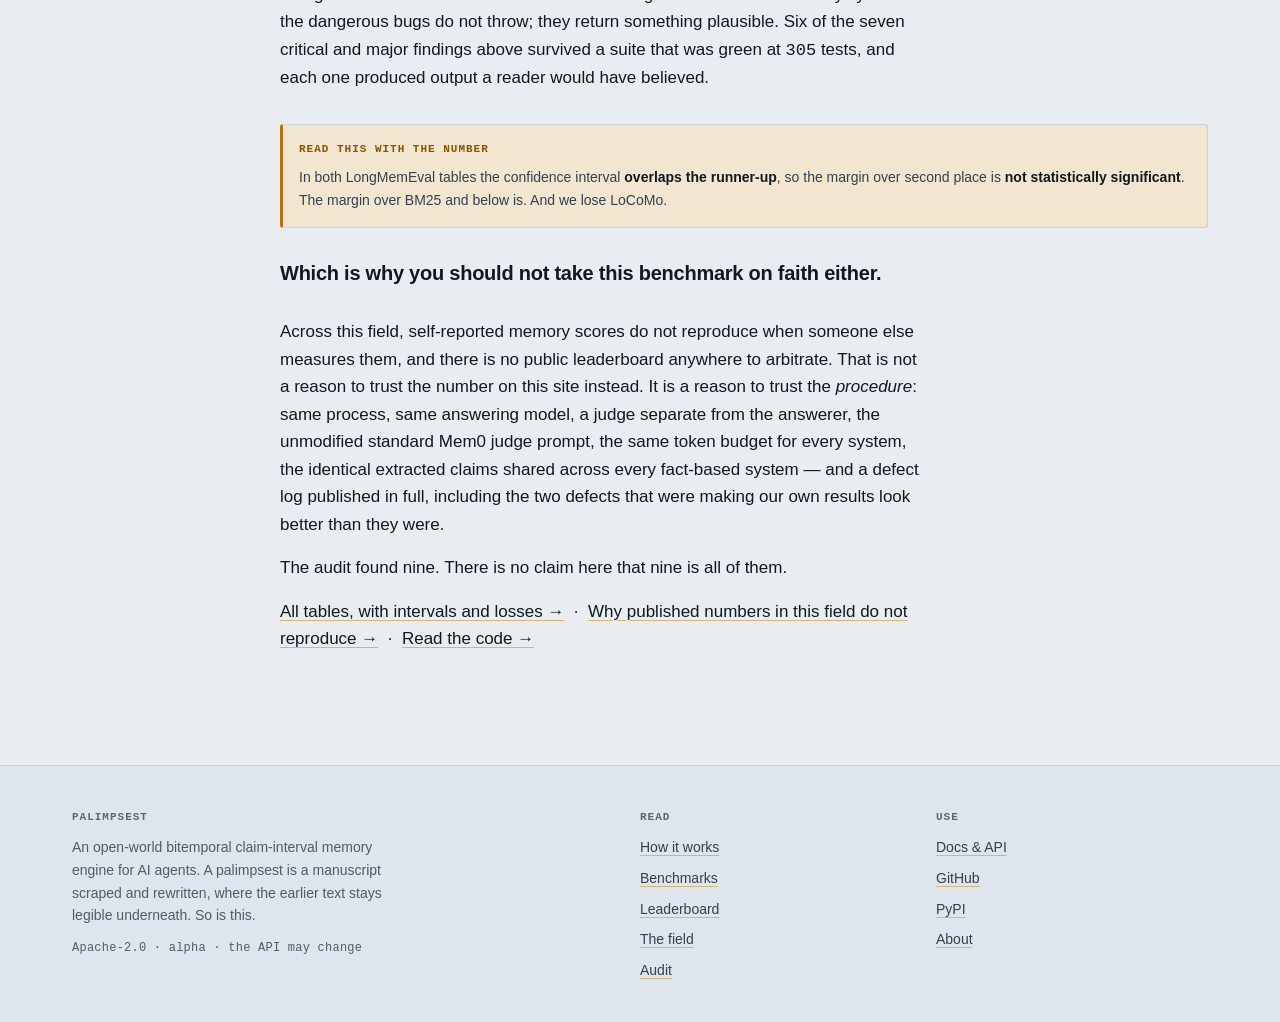
<file: site/audit/index.html>
<!DOCTYPE html>
<html lang="en">
<head>
<meta charset="utf-8">
<meta name="viewport" content="width=device-width, initial-scale=1">
<title>Audit — nine defects found in this engine — Palimpsest</title>
<meta name="description" content="Nine defects an adversarial audit found in this engine, six of seven critical ones surviving a green 305-test suite, including one that let it see the future and one whose fix lowered our own LoCoMo score.">
<link rel="stylesheet" href="../assets/site.css">
<script src="../assets/site.js"></script>
</head>
<body>

<a class="skip-link" href="#main">Skip to content</a>

<header class="site-header" data-nav="closed">
  <div class="wrap site-header__inner">
    <a class="brand" href="../index.html">
      <span class="brand__name">Palimpsest</span>
      <span class="brand__note">bitemporal claim-interval memory</span>
    </a>

    <nav class="nav" aria-label="Primary">
      <ul class="nav-list">
        <li><a href="../how-it-works.html">How it works</a></li>
        <li><a href="../benchmarks/index.html">Benchmarks</a></li>
        <li><a href="../leaderboard/index.html">Leaderboard</a></li>
        <li><a href="../field.html">The field</a></li>
        <li><a href="index.html" aria-current="page">Audit</a></li>
        <li><a href="../docs/index.html">Docs</a></li>
        <li><a href="https://github.com/joe51111jwd/palimpsest">GitHub</a></li>
      </ul>
    </nav>

    <button class="nav-toggle" type="button" data-nav-toggle aria-expanded="false">Menu</button>
    <button class="theme-toggle" type="button" data-theme-toggle>Dark</button>
  </div>
</header>

<main id="main">

  <!-- ============ Hero ============ -->
  <section class="hero">
    <div class="wrap">
      <p class="eyebrow">Self-audit</p>
      <h1 class="hero__title">In a memory system the dangerous bugs do not throw.</h1>
      <p class="hero__lede">
        They return something plausible. Before publishing a number, an adversarial audit was run
        against this engine and its harness, hunting exactly that: failures that are silent, that look
        like legitimate output, and that a green test suite does not catch. It found nine defects. Six
        of the seven confirmed critical or major had survived a suite that was green at
        <span class="num">305</span> tests.
      </p>
      <div class="hero__actions">
        <a class="btn" href="#findings">The findings</a>
        <a class="btn btn--ghost" href="#cost">What fixing them cost us</a>
        <span class="meta">docs/AUDIT.md &middot; tests/test_audit_regressions.py</span>
      </div>
    </div>
  </section>

  <!-- ============ 01 Method ============ -->
  <section class="section" id="method">
    <div class="wrap section-grid">
      <div class="section-rail"><b>01</b><span>Method</span></div>

      <div class="stack-lg">
        <div class="prose">
          <h2>Four lenses, each with a second agent whose job was to refute the first.</h2>
          <p>
            This project&rsquo;s predecessor shipped three headline claims that did not survive review.
            So the audit came before the publication, not after it. Four independent lenses were run
            over the engine and the benchmark harness &mdash; bitemporal correctness, future leakage,
            canonicalization catastrophe, harness integrity &mdash; and every finding was then handed to
            a second agent tasked with knocking it down.
          </p>
          <p>
            Every defect below was reproduced by <strong>running code</strong>, not by reading it.
            Several were measurably corrupting numbers this project was about to publish. All are fixed
            and pinned by regression tests in <code>tests/test_audit_regressions.py</code>.
          </p>
        </div>

        <div class="grid-3">
          <div class="stat stat--accent">
            <span class="stat__value">9</span>
            <span class="stat__label">defects found; seven confirmed critical or major</span>
          </div>
          <div class="stat">
            <span class="stat__value">6 / 7</span>
            <span class="stat__label">of the critical and major findings survived a green suite</span>
          </div>
          <div class="stat">
            <span class="stat__value">305</span>
            <span class="stat__label">tests passing at the time of the audit</span>
          </div>
        </div>

        <div class="callout callout--note">
          <p class="callout__title">The class of bug being hunted</p>
          <p>
            Not a crash and not a wrong type. A memory store that answers is indistinguishable from a
            memory store that answers <em>correctly</em>, so the failure mode that matters is the one
            that returns a well-formed, confident, wrong block of context. Every finding on this page
            produced output that read as a legitimate answer.
          </p>
        </div>
      </div>
    </div>
  </section>

  <!-- ============ 02 The archetype ============ -->
  <section class="section" id="archetype">
    <div class="wrap section-grid">
      <div class="section-rail"><b>02</b><span>The archetype</span></div>

      <div class="stack-lg">
        <div class="prose">
          <h2>The thing that motivated the exercise had already bitten twice.</h2>
          <p>
            Two defects in the claim cache are the reason the audit was scoped the way it was. Neither
            raised an error. Both silently changed what was being measured.
          </p>
        </div>

        <div class="panel">
          <div class="panel__head">
            <span class="panel__title">Cache defect &mdash; empty extractions</span>
            <span class="pill">silent</span>
          </div>
          <div class="panel__body">
            <h3 class="measure">Empty extractions were cached.</h3>
            <div class="prose">
              <p>
                A transient LLM timeout produced zero claims, and the empty list was written to disk,
                where every later run loaded it as a real result. <strong>20 of 81 benchmark episodes
                had been silently zeroed</strong> &mdash; a quarter of a benchmark measuring a memory
                system, running with no memory at all.
              </p>
              <p>
                Nothing errored, because &ldquo;no facts extracted&rdquo; is indistinguishable from
                &ldquo;this conversation asserted no facts.&rdquo;
              </p>
            </div>
          </div>
          <div class="panel__foot">
            Fixed: an extraction that failed is not a result and is not cached.
          </div>
        </div>

        <div class="panel">
          <div class="panel__head">
            <span class="panel__title">Cache defect &mdash; key ignored the episode</span>
            <span class="pill">favoured us</span>
          </div>
          <div class="panel__body">
            <h3 class="measure">The claim cache ignored episode content.</h3>
            <div class="prose">
              <p>
                LongMemEval ships the same 500 question ids across variants with different haystacks:
                <code>oracle</code> gives one question <span class="num">24</span> messages,
                <code>s</code> gives that same id <span class="num">413</span>. Keyed on the id alone,
                the <code>s</code> run loaded the <code>oracle</code> variant&rsquo;s claims &mdash;
                facts extracted from a haystack with every distractor already removed.
              </p>
              <p>
                Not merely wrong. <strong>An unfair advantage to the system under test</strong>, on the
                exact axis &mdash; distractor robustness &mdash; this project makes its strongest claim
                about.
              </p>
            </div>
          </div>
          <div class="panel__foot">
            Fixed: the cache key covers the episode content, so a different haystack is a different key.
          </div>
        </div>
      </div>
    </div>
  </section>

  <!-- ============ 03 The findings ============ -->
  <section class="section" id="findings">
    <div class="wrap section-grid">
      <div class="section-rail"><b>03</b><span>The findings</span></div>

      <div class="stack-lg">
        <div class="prose">
          <h2>Seven confirmed critical or major, in the order the audit reports them.</h2>
          <p>
            Read this as a log, not an apology. Each entry states what the defect was, what it did to
            output a reader would have believed, and what the fix changed.
          </p>
        </div>

        <!-- Finding 1 -->
        <div class="panel">
          <div class="panel__head">
            <span class="panel__title">Finding 01</span>
            <span class="pill">critical</span>
            <span class="pill">ledger invariant</span>
          </div>
          <div class="panel__body">
            <h3 class="measure">Cardinality was a property of a claim, never of a key.</h3>
            <div class="prose">
              <p>
                The extractor labels each claim <code>single</code> or <code>multi</code>
                independently. Interval repair only ran for <code>single</code> claims, so one stray
                <code>multi</code> label disabled supersession for an entire attribute and left both
                values open. And because the neighbour search did not filter by cardinality, a
                <code>multi</code> atom sitting between two <code>single</code> atoms would itself get
                wrongly closed.
              </p>
            </div>

            <div class="table-wrap" aria-label="Keys holding two contradictory current values">
              <table class="data">
                <caption>Keys holding two contradictory current values, measured on real extractions</caption>
                <thead>
                  <tr>
                    <th scope="col" class="wrap-cell">corpus</th>
                    <th scope="col" class="num">chains affected</th>
                    <th scope="col" class="num">share</th>
                  </tr>
                </thead>
                <tbody>
                  <tr>
                    <th scope="row" class="mono wrap-cell">LongMemEval knowledge-update</th>
                    <td class="num">33 of 78 episodes</td>
                    <td class="num">42%</td>
                  </tr>
                  <tr>
                    <th scope="row" class="mono wrap-cell">LoCoMo, single-valued chains</th>
                    <td class="num">35 of 103</td>
                    <td class="num">34%</td>
                  </tr>
                </tbody>
              </table>
            </div>

            <div class="prose">
              <p>
                A worked case, LongMemEval <code>9bbe84a2</code>, gold answer <code>level 100</code>
                &mdash; where the gold <em>is</em> the superseded value, the thing this engine claims to
                uniquely supply:
              </p>
            </div>

            <div class="compare">
              <div class="panel">
                <div class="panel__head">
                  <span class="panel__title">As extracted &mdash; with the bug</span>
                  <span class="pill">2 current values</span>
                </div>
                <div class="panel__body">
                  <div class="stratum">
                    <div class="stratum__key">
                      <b>user</b> <span>&middot;</span> <b>goal</b>
                      <span>&middot; version chain, valid time</span>
                    </div>
                    <div class="stratum__layers">
                      <div class="stratum-layer is-current">
                        <span class="stratum-layer__value">reach level 100</span>
                        <span class="pill pill--current">current</span>
                        <span class="stratum-layer__range">since 06-16</span>
                      </div>
                      <div class="stratum-layer is-current">
                        <span class="stratum-layer__value">reach level 150</span>
                        <span class="pill pill--current">current</span>
                        <span class="stratum-layer__range">since 09-30</span>
                      </div>
                    </div>
                    <div class="stratum__note">
                      Both intervals open. The block asserts two contradictory facts as currently true
                      and dates neither relative to the other.
                    </div>
                  </div>
                </div>
              </div>

              <div class="panel">
                <div class="panel__head">
                  <span class="panel__title">After the fix</span>
                  <span class="pill pill--current">1 current value</span>
                </div>
                <div class="panel__body">
                  <div class="stratum">
                    <div class="stratum__key">
                      <b>user</b> <span>&middot;</span> <b>goal</b>
                      <span>&middot; version chain, valid time</span>
                    </div>
                    <div class="stratum__layers">
                      <div class="stratum-layer is-current">
                        <span class="stratum-layer__value">reach level 150</span>
                        <span class="pill pill--current">current</span>
                        <span class="stratum-layer__range">since 09-30</span>
                      </div>
                      <div class="stratum-layer is-superseded">
                        <span class="stratum-layer__value">reach level 100</span>
                        <span class="pill pill--superseded">superseded</span>
                        <span class="stratum-layer__range">06-16 &rarr; 09-30</span>
                      </div>
                    </div>
                    <div class="stratum__note">
                      The gold answer is the superseded layer. The bug converted a block that names it
                      as the previous value into one asserting both as currently true.
                    </div>
                  </div>
                </div>
              </div>
            </div>

            <p class="figcaption">
              Real extraction output for LongMemEval <span class="mono">9bbe84a2</span>, redrawn in the
              site&rsquo;s version-chain component. Dates are reproduced as the audit reports them.
            </p>

            <div class="prose">
              <p>
                <strong>Fix.</strong> Cardinality is decided per key by vote across its claims, and the
                chain is rebuilt when the vote flips, so the invariant holds by construction rather than
                by arrival order. After the fix: <strong>137 single-valued chains on real LoCoMo data,
                0 violations</strong>.
              </p>
            </div>

            <div class="callout callout--note">
              <p class="callout__title">Why no test caught it</p>
              <p>
                <code>test_ledger.py</code> tested <code>single</code> chains and <code>multi</code>
                chains in strict isolation. No test put both on one key, and no test asserted the
                invariant as a <em>property over all chains</em> &mdash; each hand-checked the one chain
                it built. There is now an <code>assert_invariant()</code> helper that walks every chain.
              </p>
            </div>
          </div>
          <div class="panel__foot">
            Fixed and pinned by a regression test.
          </div>
        </div>

        <!-- Finding 2 -->
        <div class="panel">
          <div class="panel__head">
            <span class="panel__title">Finding 02</span>
            <span class="pill">critical</span>
            <span class="pill">inflated our own results</span>
          </div>
          <div class="panel__body">
            <h3 class="measure"><code>as_of</code> was two different filters in one parameter.</h3>
            <div class="prose">
              <p>
                <code>Retriever.retrieve</code> fed <code>as_of</code> to the fact tier as a
                <strong>valid-time</strong> bound (&ldquo;what was true then&rdquo;) while the excerpt
                tier used it as a <strong>transaction-time</strong> bound (&ldquo;what had we been told
                by then&rdquo;). The benchmark passes a question&rsquo;s timestamp, which means the
                second.
              </p>
              <p>
                So the fact tier answered from facts the store first heard months later, while the
                rendered header still said <code>[Memory as of &lt;cutoff&gt;]</code>. On LongMemEval
                this produced apparent wins where the gold answer reached this system and no baseline
                &mdash; for the excellent reason that <strong>no baseline can see the future
                either</strong>.
              </p>
            </div>

            <div class="code">
              <div class="code__label">leak, reproduced</div>
<pre><code>2133c1b5  asked_at=2023-10-15  gold='3 months'
   palimpsest         gold_in_context=True     <span class="c">&lt;- leaked: atom valid_from 2023-10-15</span>
   all six baselines  gold_in_context=False</code></pre>
            </div>

            <div class="prose">
              <p>
                <strong>Fix.</strong> <code>known_at</code> is a separate parameter; the two axes filter
                independently.
              </p>
            </div>
          </div>
          <div class="panel__foot">
            This is the defect that could see the future and inflate its own wins. Every affected
            benchmark artifact was discarded and re-run.
          </div>
        </div>

        <!-- Finding 3 -->
        <div class="panel">
          <div class="panel__head">
            <span class="panel__title">Finding 03</span>
            <span class="pill">critical</span>
            <span class="pill">belief axis</span>
          </div>
          <div class="panel__body">
            <h3 class="measure">Retroactive closures rewrote the past of the belief axis.</h3>
            <div class="prose">
              <p>
                An atom stored one <code>valid_to</code>, mutated in place. So an interval closed today
                looked closed to a query about what was believed last week &mdash; the belief axis had
                no history of its own, which makes &ldquo;bitemporal&rdquo; decorative rather than true.
              </p>
              <p>
                <strong>Fix.</strong> Atoms carry <code>closed_tx</code>, the transaction time at which
                <code>valid_to</code> was set. An as-of read ignores a closure the store had not yet
                learned.
              </p>
            </div>
          </div>
        </div>

        <!-- Finding 4 -->
        <div class="panel">
          <div class="panel__head">
            <span class="panel__title">Finding 04</span>
            <span class="pill">critical</span>
            <span class="pill">public API</span>
          </div>
          <div class="panel__body">
            <h3 class="measure">An unmatched retraction closed everything.</h3>
            <div class="prose">
              <p>
                <code>_retract_value</code> looked the value up, and when the lookup missed it skipped
                the per-atom filter entirely &mdash; so &ldquo;I don&rsquo;t have a cat anymore&rdquo;,
                with a value string the ledger had never stored, closed <strong>every open interval on
                the key</strong>.
              </p>
              <p>
                <code>Memory.correct()</code> had the identical defect through the public API:
                <code>correct("user", "city", "New York")</code> against a stored
                <code>"New York City"</code> wiped the whole chain &mdash; and returned a success count.
              </p>
              <p>
                <strong>Fix.</strong> A retraction or correction that matches nothing now affects
                nothing.
              </p>
            </div>
          </div>
        </div>

        <!-- Finding 5 -->
        <div class="panel">
          <div class="panel__head">
            <span class="panel__title">Finding 05</span>
            <span class="pill">critical</span>
            <span class="pill">durable cache</span>
          </div>
          <div class="panel__body">
            <h3 class="measure">A failed adjudication was cached as a permanent decision.</h3>
            <div class="prose">
              <p>
                A failed LLM call and a genuine &ldquo;these predicates are different&rdquo; both
                surface as a falsy result, and the durable cache stored both identically. One run while
                the LLM was unreachable &mdash; or with <code>PALIMPSEST_LLM_OFFLINE=1</code>, which is
                how the tests run &mdash; permanently taught the store that <code>lives_in</code> and
                <code>city</code> are different predicates.
              </p>
              <p>
                The store then served a superseded value labelled current, on the worked example the
                entire thesis rests on:
              </p>
            </div>

            <div class="code">
              <div class="code__label">recall output</div>
<pre><code>A) clean cache            B) cache poisoned by one offline run
  city: Austin              lives in: New York City   [current]   <span class="c">&lt;- superseded</span>
                            city: Austin              [current]

  supersessions: 1          supersessions: 0</code></pre>
            </div>

            <div class="prose">
              <p>
                <strong>Fix.</strong> Only a call that actually returned parseable JSON is cached.
                <strong>762 poisoned declines were purged.</strong>
              </p>
            </div>
          </div>
        </div>

        <!-- Finding 6 -->
        <div class="panel">
          <div class="panel__head">
            <span class="panel__title">Finding 06</span>
            <span class="pill">critical</span>
            <span class="pill">harness integrity</span>
          </div>
          <div class="panel__body">
            <h3 class="measure">Accuracy and its confidence interval used different denominators.</h3>
            <div class="prose">
              <p>
                The point estimate divided by <em>judged</em> rows; the Wilson interval divided by
                <em>all</em> rows. Whenever any question went unanswered, the interval was drawn around
                a different proportion than the number printed beside it.
              </p>
              <p>
                In the first LongMemEval artifact an LLM outage left <strong>20 of 72 questions
                unanswered</strong>, and every single reported accuracy fell <strong>outside its own
                reported CI</strong>:
              </p>
            </div>

            <div class="code">
              <div class="code__label">first LongMemEval artifact, discarded</div>
<pre><code>palimpsest  n=72  unjudged=20  acc=0.827  ci95=[0.482, 0.703]   acc in CI? False
bm25        n=72  unjudged=20  acc=0.615  ci95=[0.335, 0.559]   acc in CI? False</code></pre>
            </div>

            <div class="prose">
              <p>
                Worse than the arithmetic: excluding unanswered questions from the numerator&rsquo;s
                denominator <em>inflates</em> accuracy, and nothing in the report said so.
              </p>
              <p>
                <strong>Fix.</strong> One denominator, <code>n_judged</code> reported alongside
                <code>n</code>, and a run with more than <span class="num">2%</span> unanswered
                questions is flagged <strong>not reportable</strong>.
              </p>
            </div>
          </div>
          <div class="panel__foot">
            The <span class="num">0.827</span> above is not a Palimpsest result. It is what the broken
            harness printed, and it is on this page instead of in a README.
          </div>
        </div>

        <!-- Finding 7 -->
        <div class="panel">
          <div class="panel__head">
            <span class="panel__title">Finding 07</span>
            <span class="pill">major</span>
            <span class="pill">silent deletion</span>
          </div>
          <div class="panel__body">
            <h3 class="measure">Same-instant claims created zero-length intervals.</h3>
            <div class="prose">
              <p>
                Two values claimed true at the same instant produced an interval with
                <code>valid_from == valid_to</code>: unreachable by any as-of query, yet still
                suppressed from the excerpt tier as &ldquo;stale&rdquo;. A fact deleted in silence, in a
                store whose entire premise is that nothing is ever deleted.
              </p>
              <p>
                <strong>Fix.</strong> A same-instant conflict is a conflict of <em>belief</em>, and
                resolves on the transaction axis.
              </p>
            </div>
          </div>
        </div>

      </div>
    </div>
  </section>

  <!-- ============ 04 What it cost ============ -->
  <section class="section" id="cost">
    <div class="wrap section-grid">
      <div class="section-rail"><b>04</b><span>What it cost</span></div>

      <div class="stack-lg">
        <div class="prose">
          <h2>Fixing the cardinality bug lowered our LoCoMo score, and the lower number is the one we
            publish.</h2>
          <p>
            The audit was not free and did not only produce reassurance. On the 3-conversation LoCoMo
            subset used during the audit, this engine scored <span class="num">0.502</span> before the
            fix and <span class="num">0.407</span> after it &mdash; a drop of
            <span class="num">9.5</span> points, concentrated in the temporal category.
          </p>
        </div>

        <div class="table-wrap" aria-label="LoCoMo, 3-conversation subset, before and after the cardinality fix">
          <table class="data">
            <caption>LoCoMo, 3-conversation subset, before and after the cardinality fix</caption>
            <thead>
              <tr>
                <th scope="col" class="wrap-cell">measure</th>
                <th scope="col" class="num">before the fix</th>
                <th scope="col" class="num">after the fix</th>
              </tr>
            </thead>
            <tbody>
              <tr>
                <th scope="row" class="mono wrap-cell">overall</th>
                <td class="num">0.502</td>
                <td class="num">0.407</td>
              </tr>
              <tr>
                <th scope="row" class="mono wrap-cell">temporal</th>
                <td class="num">0.629</td>
                <td class="num">0.514</td>
              </tr>
            </tbody>
          </table>
        </div>

        <div class="prose">
          <p>
            The pre-fix score was higher because the bug <em>created supersessions that should not have
            existed</em> &mdash; a claim mislabelled <code>multi</code> skipped interval repair, and the
            resulting chaos happened to produce &ldquo;earlier values&rdquo; blocks that flattered the
            temporal category. <strong>Part of the apparent advantage was an artifact of a broken
            ledger.</strong>
          </p>
          <p>
            A benchmark number that gets better when you fix a correctness bug is a number to be
            suspicious of. This one got worse, which is the expected direction, and it is the one on the
            benchmarks page.
          </p>
        </div>

        <div class="callout callout--loss">
          <p class="callout__title">Where it loses</p>
          <p>
            On LoCoMo, all 10 conversations, 468 questions: <span class="mono">full_context</span> wins
            at <span class="num">0.549</span> on <span class="num">23,604</span> tokens.
            <span class="mono">bm25</span> at <span class="num">0.417</span> and
            <span class="mono">palimpsest</span> at <span class="num">0.408</span> are a statistical
            tie. LoCoMo asks about details <em>inside</em> an utterance, which a fact ledger has nothing
            to say about.
          </p>
        </div>
      </div>
    </div>
  </section>

  <!-- ============ 05 What this means ============ -->
  <section class="section" id="numbers">
    <div class="wrap section-grid">
      <div class="section-rail"><b>05</b><span>The numbers</span></div>

      <div class="stack-lg">
        <div class="prose">
          <h2>Everything was re-run afterwards. Nothing measured before the fixes is reported.</h2>
          <p>
            Every benchmark result on this site was produced after these fixes. Numbers produced before
            them are not reported &mdash; including a LongMemEval knowledge-update figure that looked
            good and was measured on a ledger violating its own invariant, with a future leak, over 72%
            of the questions. It is gone, not softened.
          </p>
          <p>
            The general lesson is the one the audit was designed around. In a memory system the
            dangerous bugs do not throw; they return something plausible. Six of the seven critical and
            major findings above survived a suite that was green at <span class="num">305</span> tests,
            and each one produced output a reader would have believed.
          </p>
        </div>

        <div class="callout callout--caveat">
          <p class="callout__title">Read this with the number</p>
          <p>
            In both LongMemEval tables the confidence interval <strong>overlaps the runner-up</strong>,
            so the margin over second place is <strong>not statistically significant</strong>. The margin
            over BM25 and below is. And we lose LoCoMo.
          </p>
        </div>

        <h3 class="measure">Which is why you should not take this benchmark on faith either.</h3>
        <div class="prose">
          <p>
            Across this field, self-reported memory scores do not reproduce when someone else measures
            them, and there is no public leaderboard anywhere to arbitrate. That is not a reason to
            trust the number on this site instead. It is a reason to trust the
            <em>procedure</em>: same process, same answering model, a judge separate from the answerer,
            the unmodified standard Mem0 judge prompt, the same token budget for every system, the
            identical extracted claims shared across every fact-based system &mdash; and a defect log
            published in full, including the two defects that were making our own results look better
            than they were.
          </p>
          <p>
            The audit found nine. There is no claim here that nine is all of them.
          </p>
          <p>
            <a href="../benchmarks/index.html">All tables, with intervals and losses &rarr;</a>
            &nbsp;&middot;&nbsp;
            <a href="../field.html">Why published numbers in this field do not reproduce &rarr;</a>
            &nbsp;&middot;&nbsp;
            <a href="https://github.com/joe51111jwd/palimpsest">Read the code &rarr;</a>
          </p>
        </div>
      </div>
    </div>
  </section>

</main>

<footer class="site-footer">
  <div class="wrap site-footer__grid">
    <div>
      <h2>Palimpsest</h2>
      <p class="measure-short">
        An open-world bitemporal claim-interval memory engine for AI agents. A palimpsest is a
        manuscript scraped and rewritten, where the earlier text stays legible underneath. So is this.
      </p>
      <p class="meta mt-3">Apache-2.0 &middot; alpha &middot; the API may change</p>
    </div>
    <div>
      <h2>Read</h2>
      <ul>
        <li><a href="../how-it-works.html">How it works</a></li>
        <li><a href="../benchmarks/index.html">Benchmarks</a></li>
        <li><a href="../leaderboard/index.html">Leaderboard</a></li>
        <li><a href="../field.html">The field</a></li>
        <li><a href="index.html">Audit</a></li>
      </ul>
    </div>
    <div>
      <h2>Use</h2>
      <ul>
        <li><a href="../docs/index.html">Docs &amp; API</a></li>
        <li><a href="https://github.com/joe51111jwd/palimpsest">GitHub</a></li>
        <li><a href="https://pypi.org/project/palimpsest-memory/">PyPI</a></li>
        <li><a href="../about.html">About</a></li>
      </ul>
    </div>
  </div>
</footer>

</body>
</html>
</file>
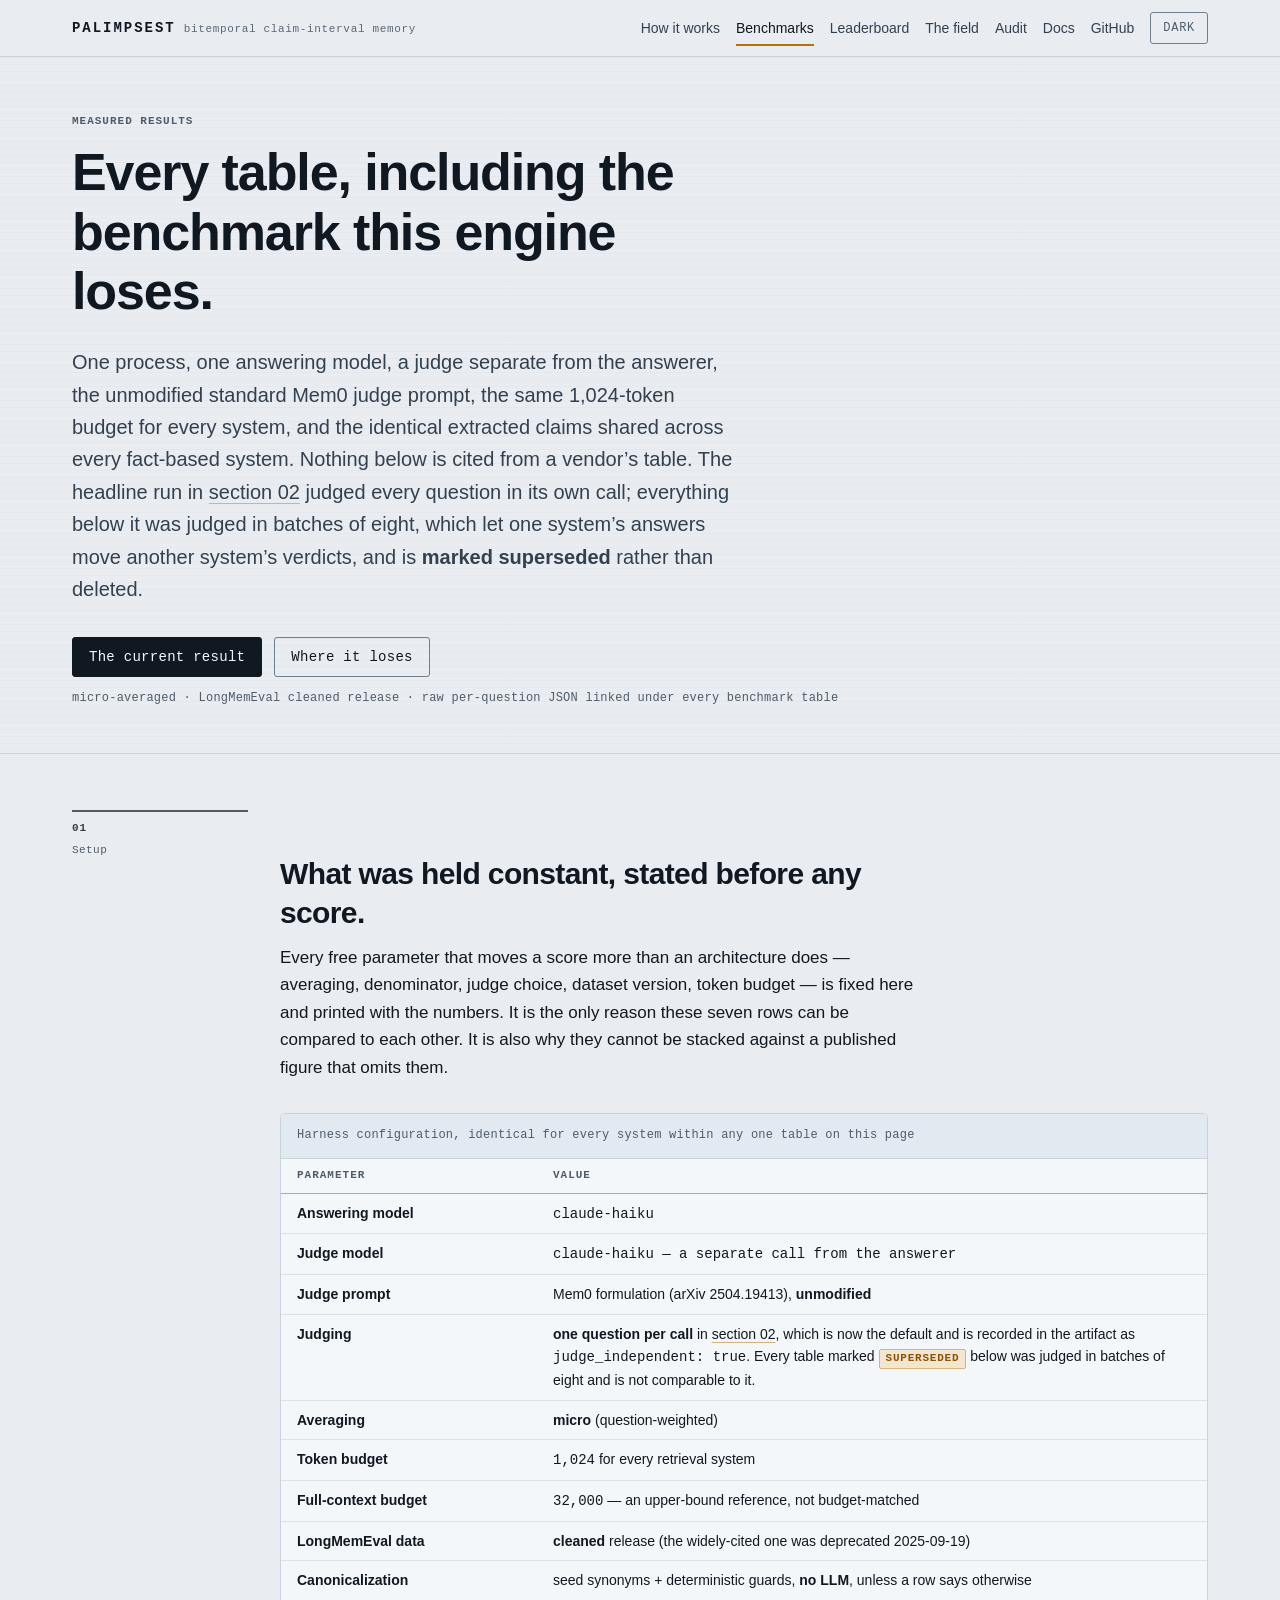
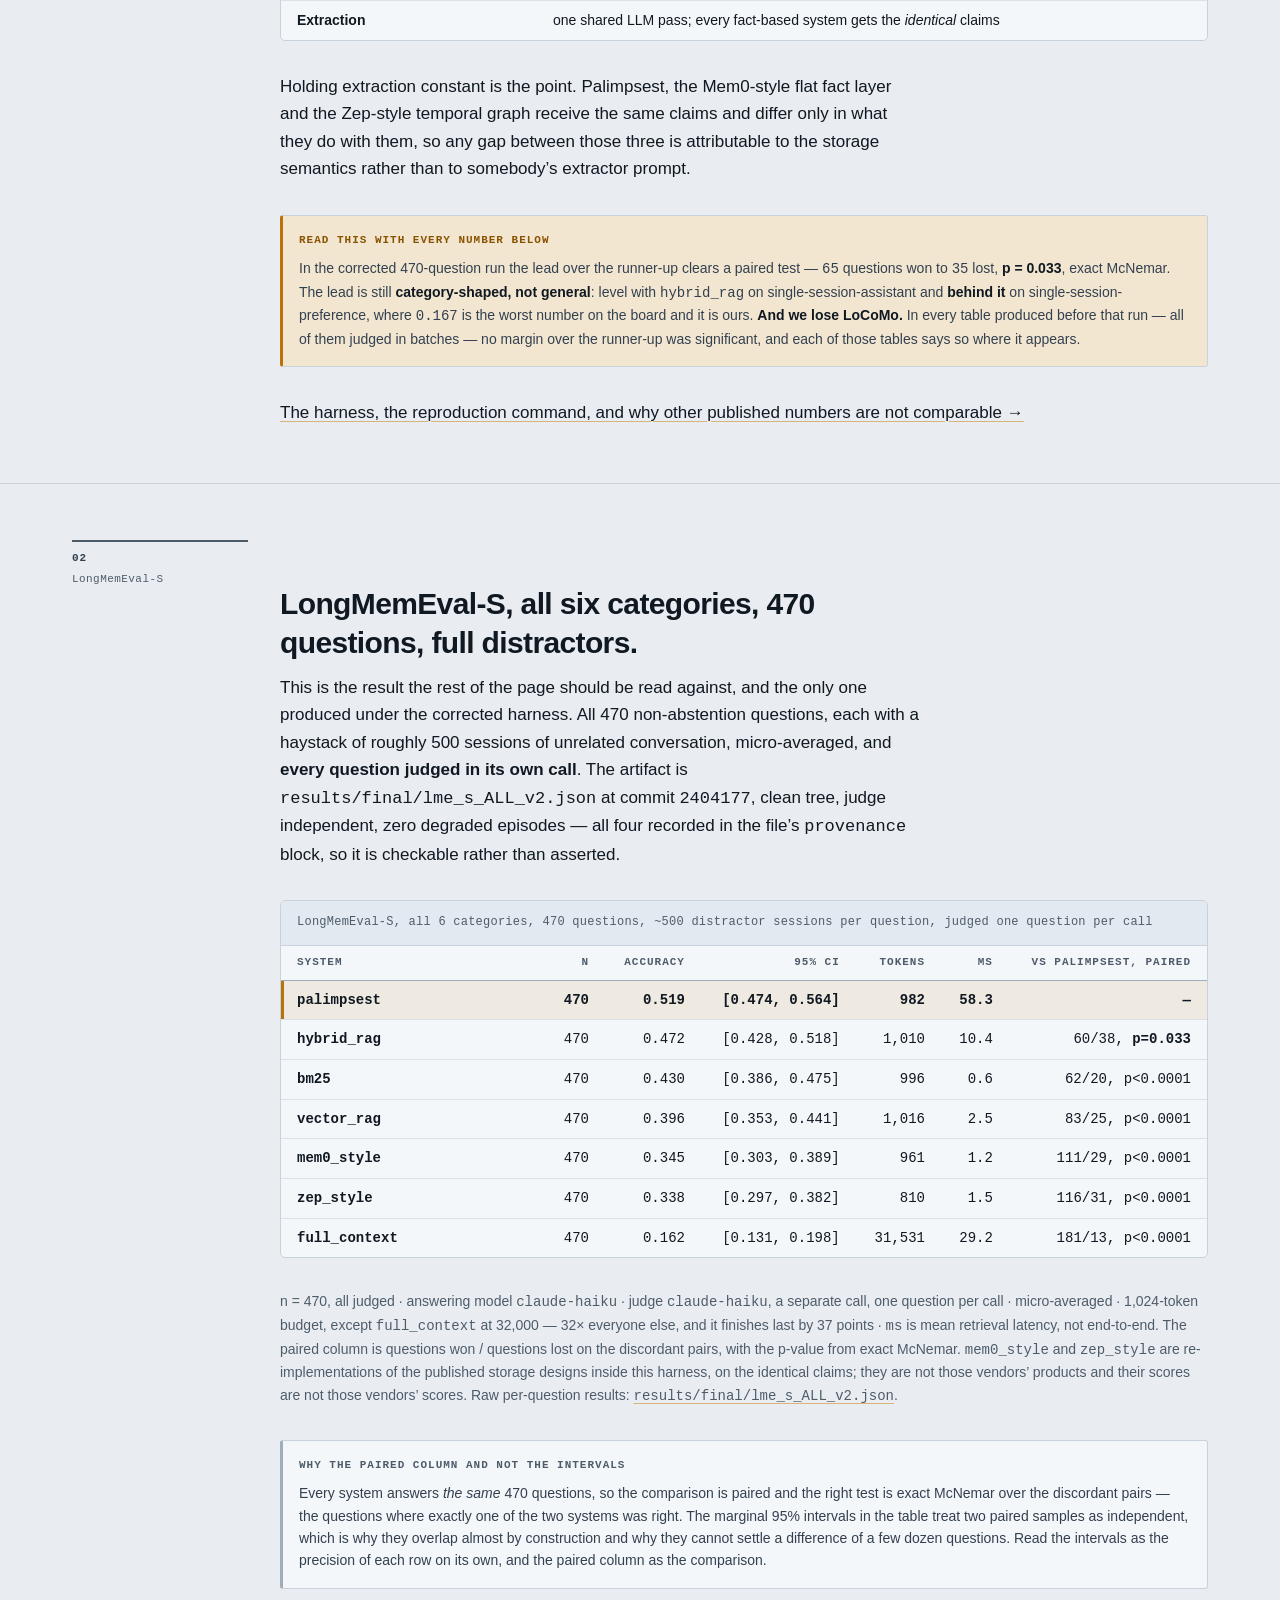
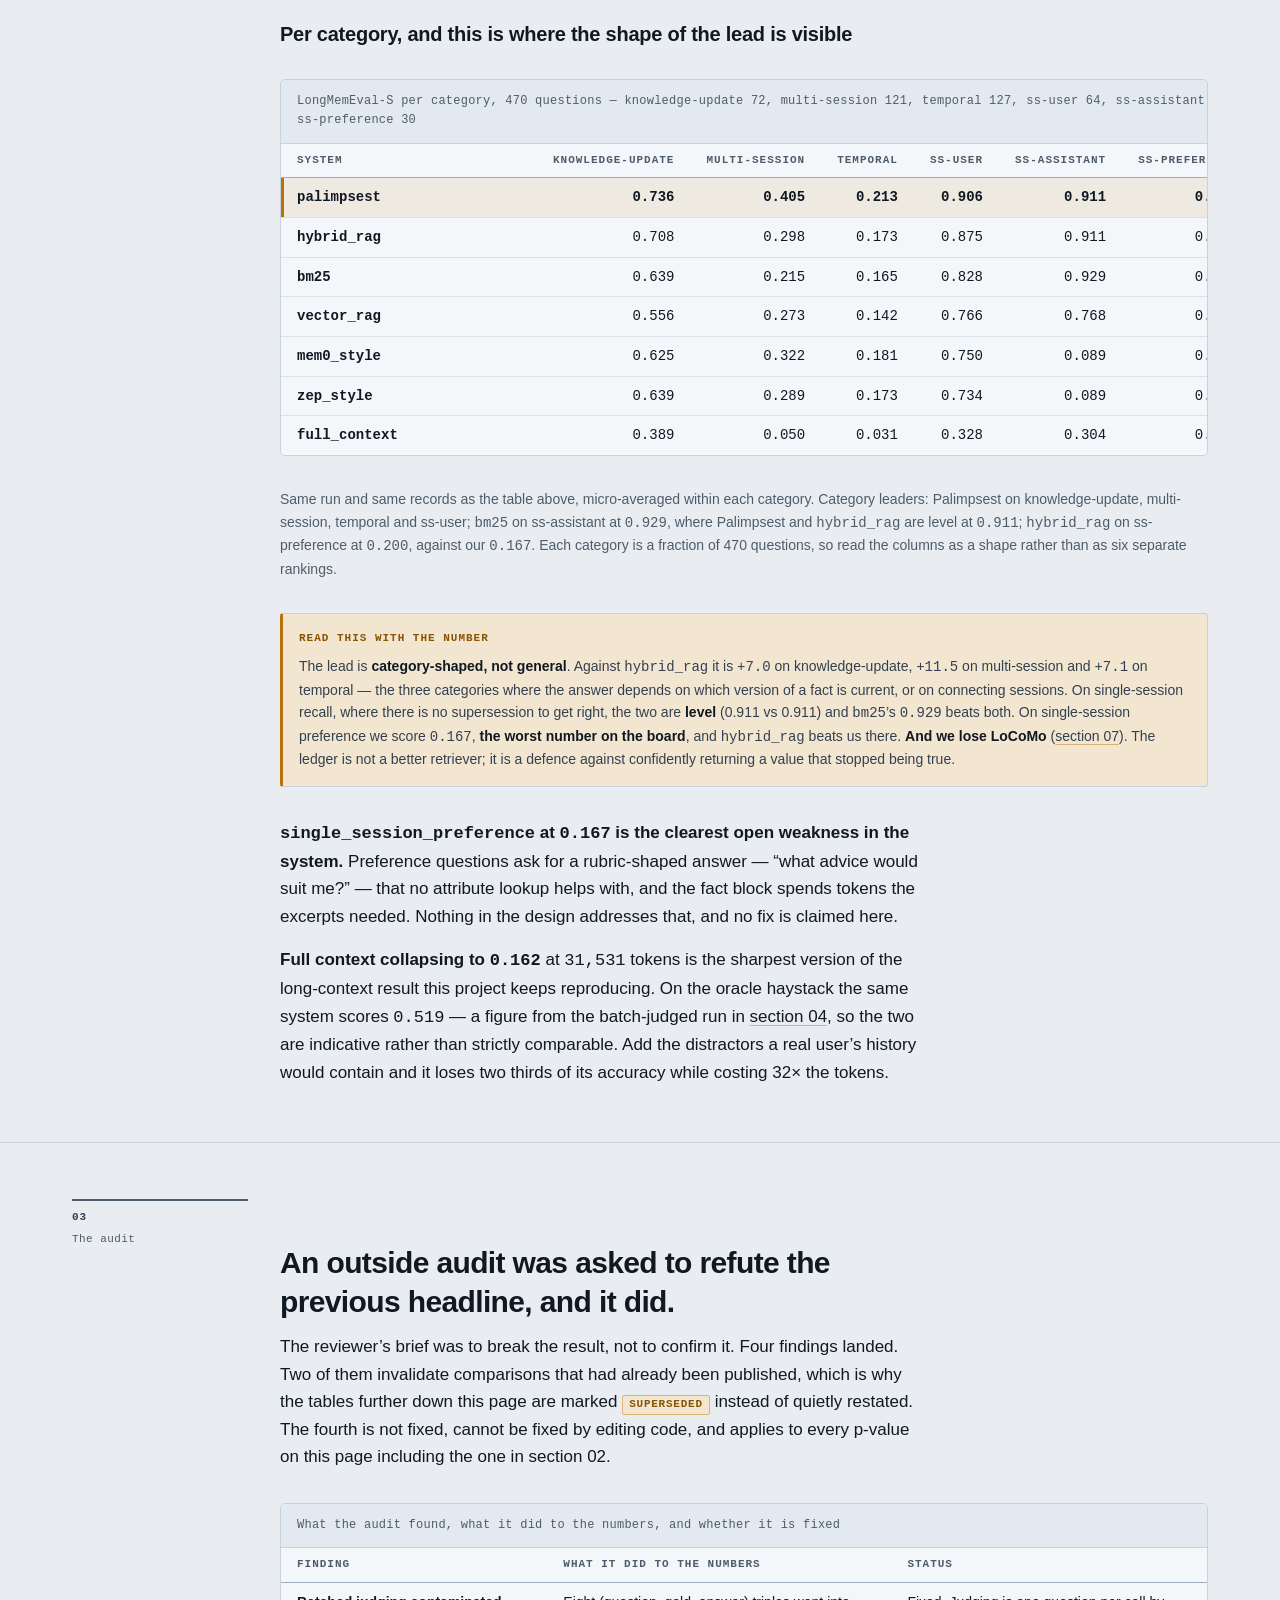
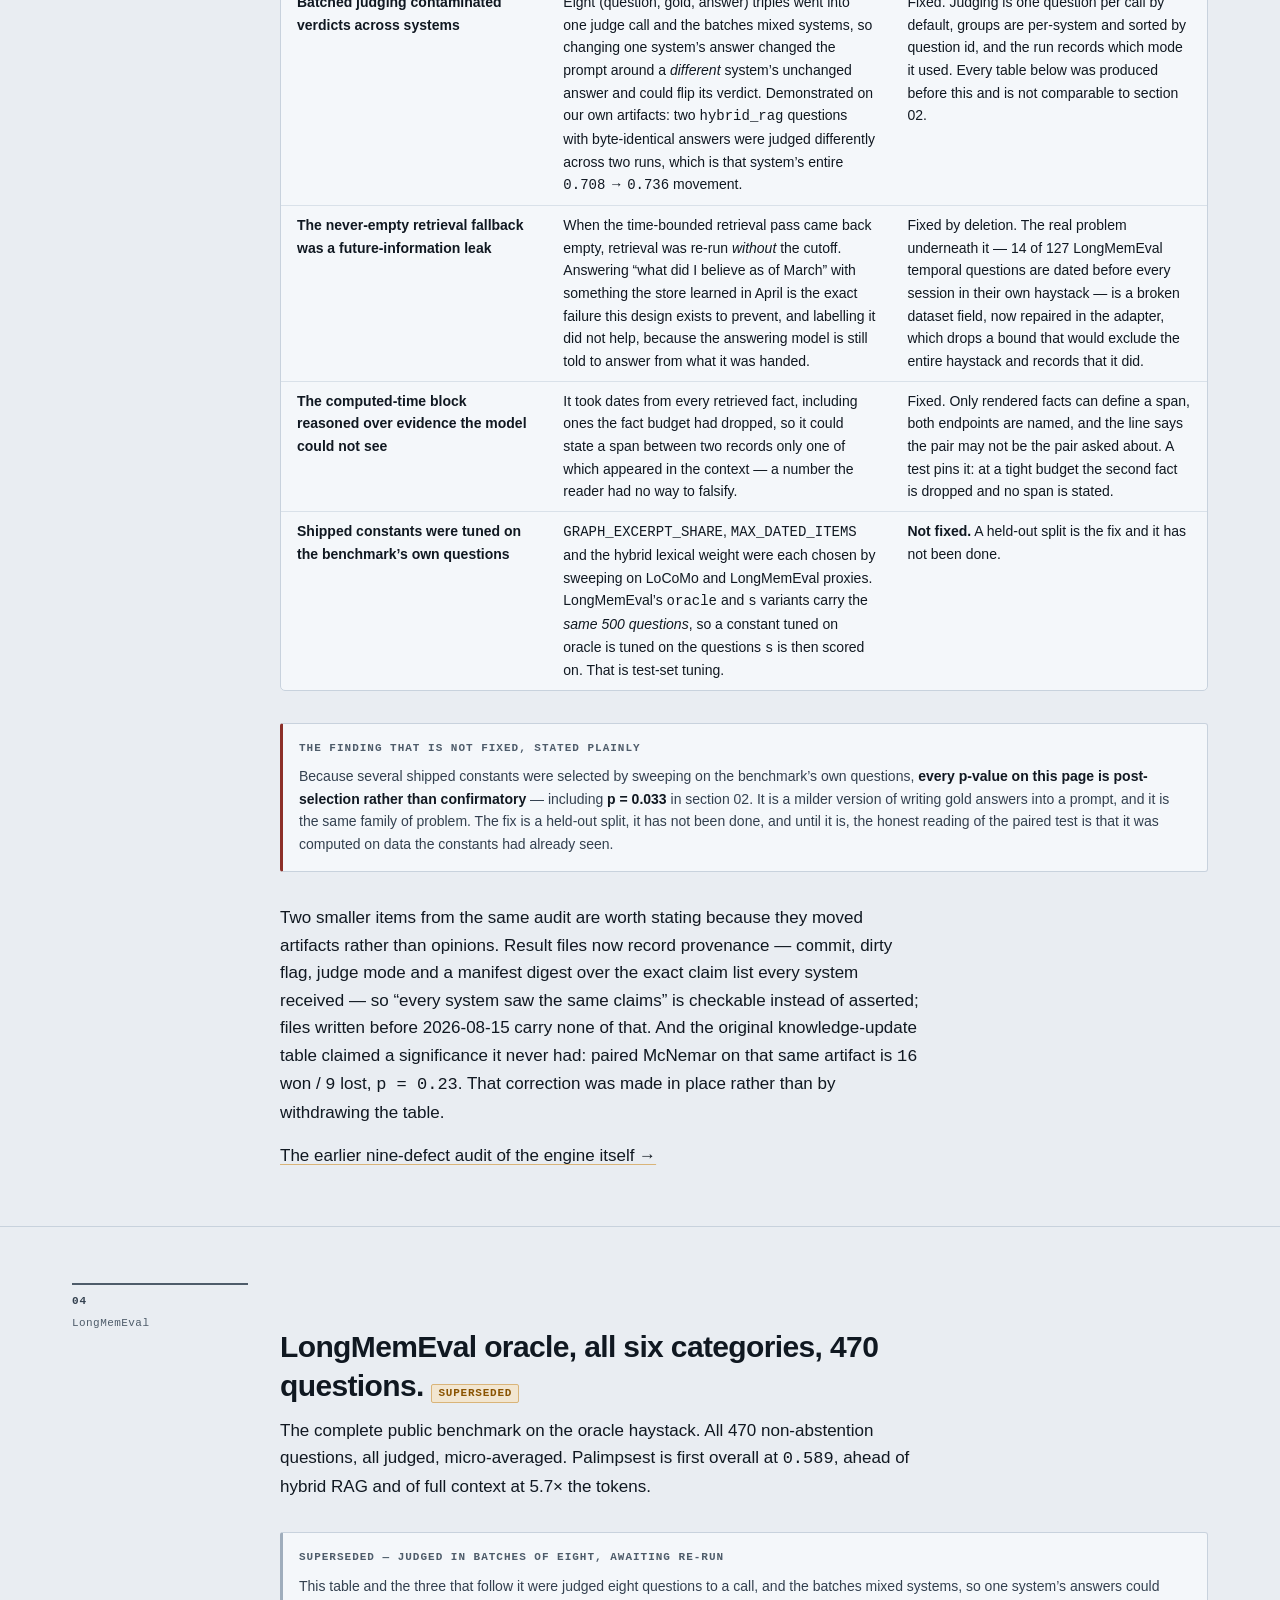
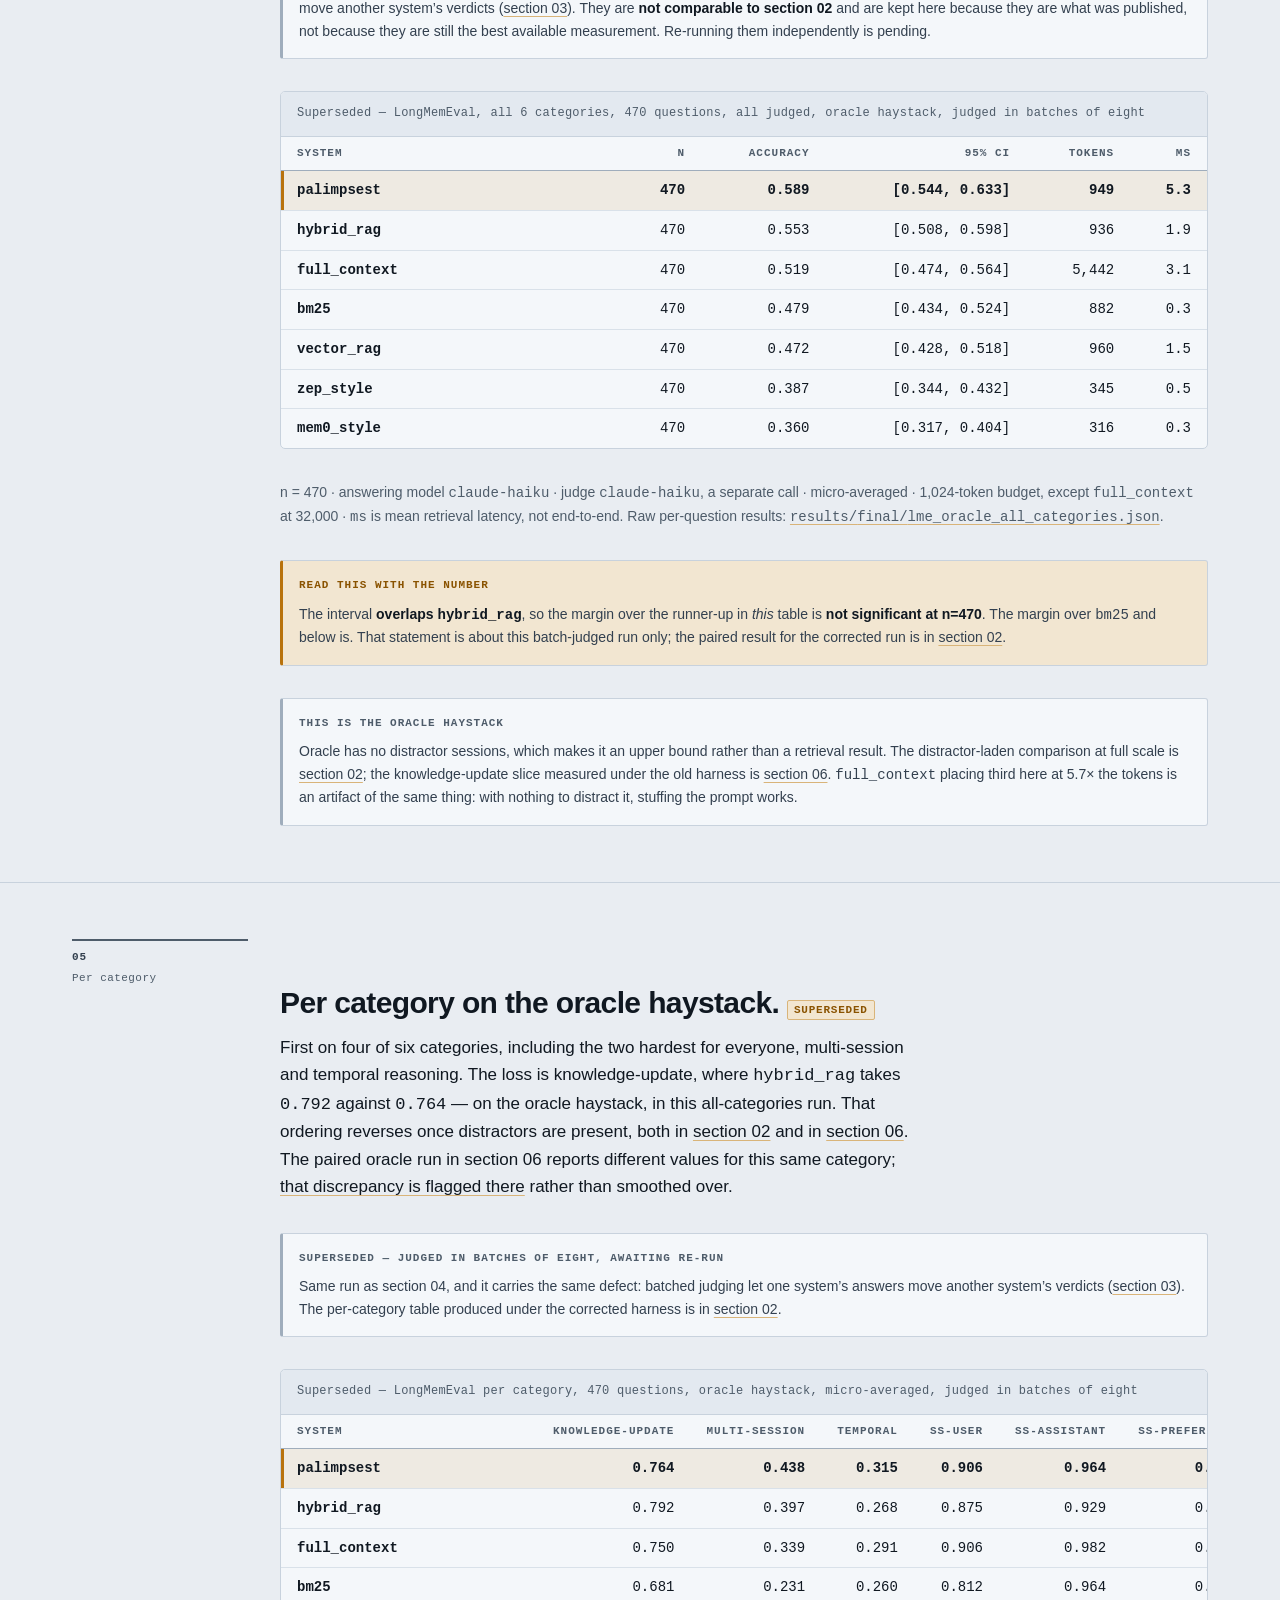
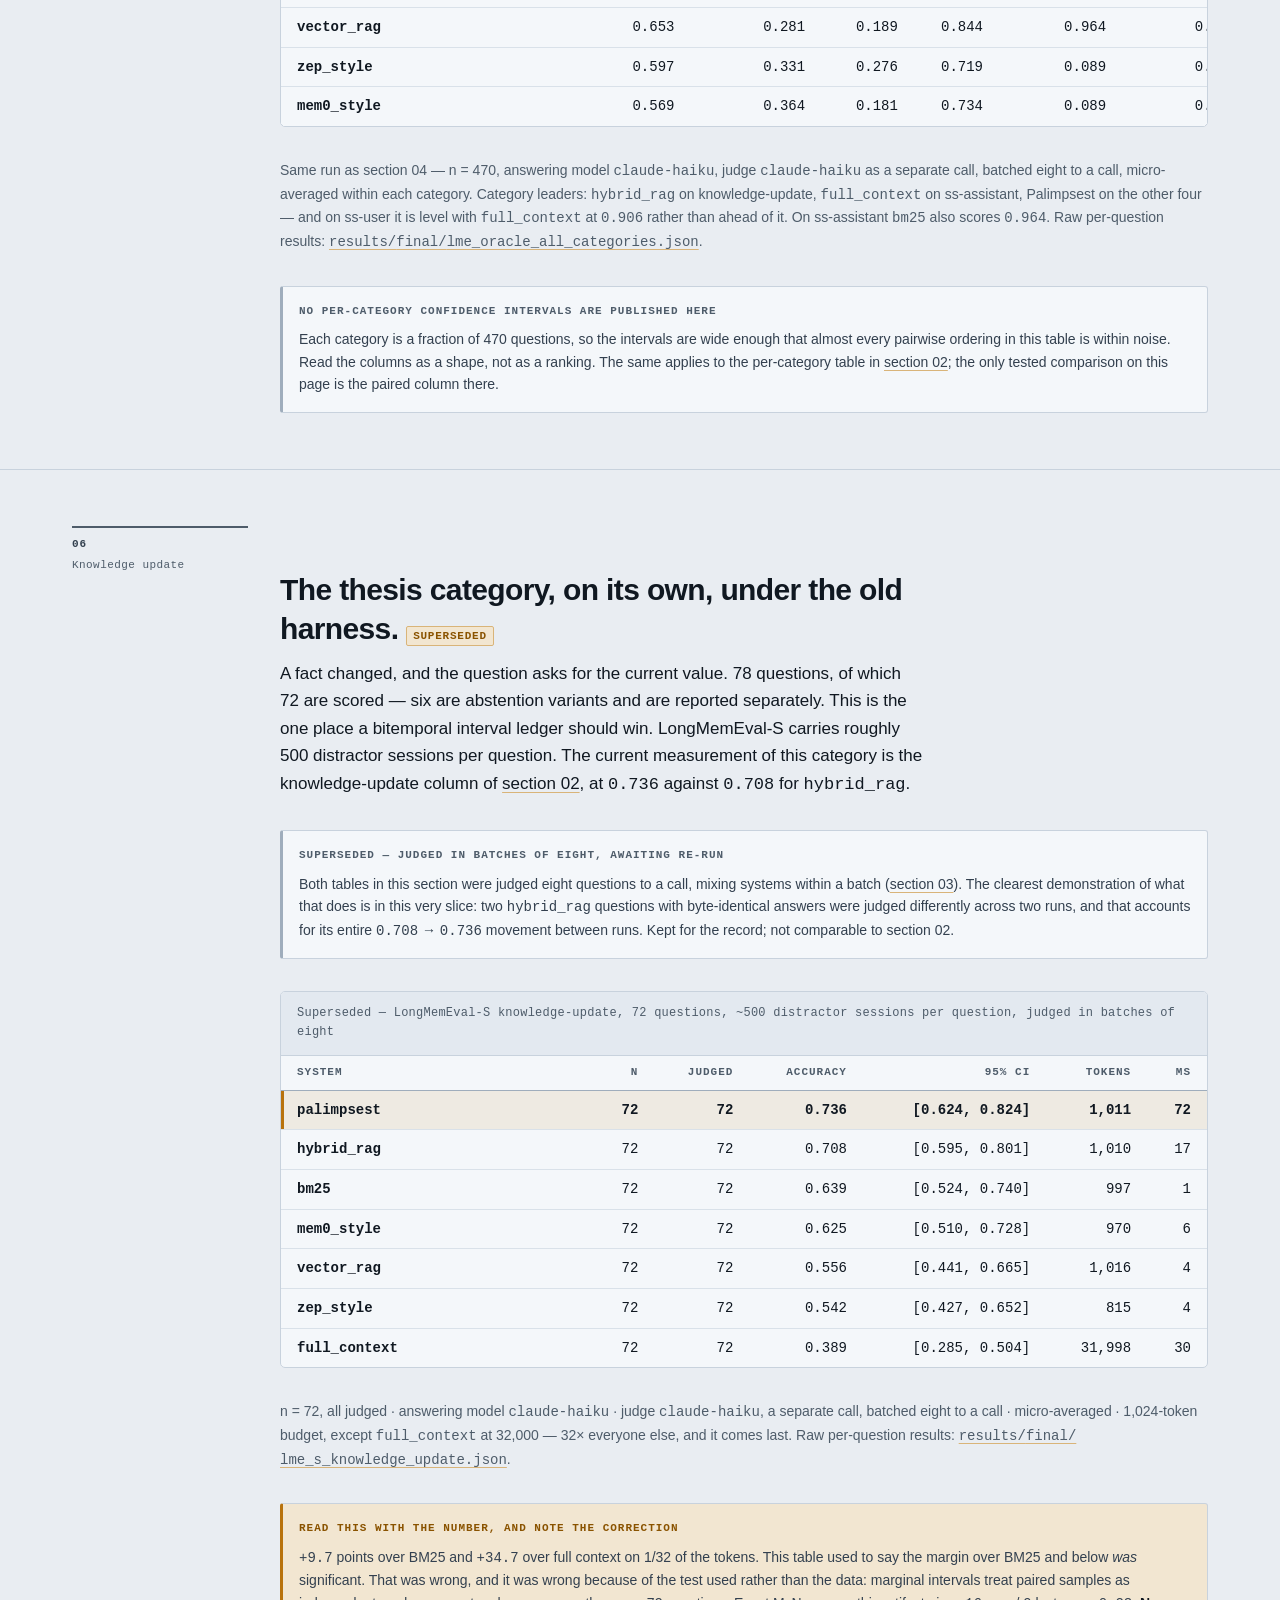
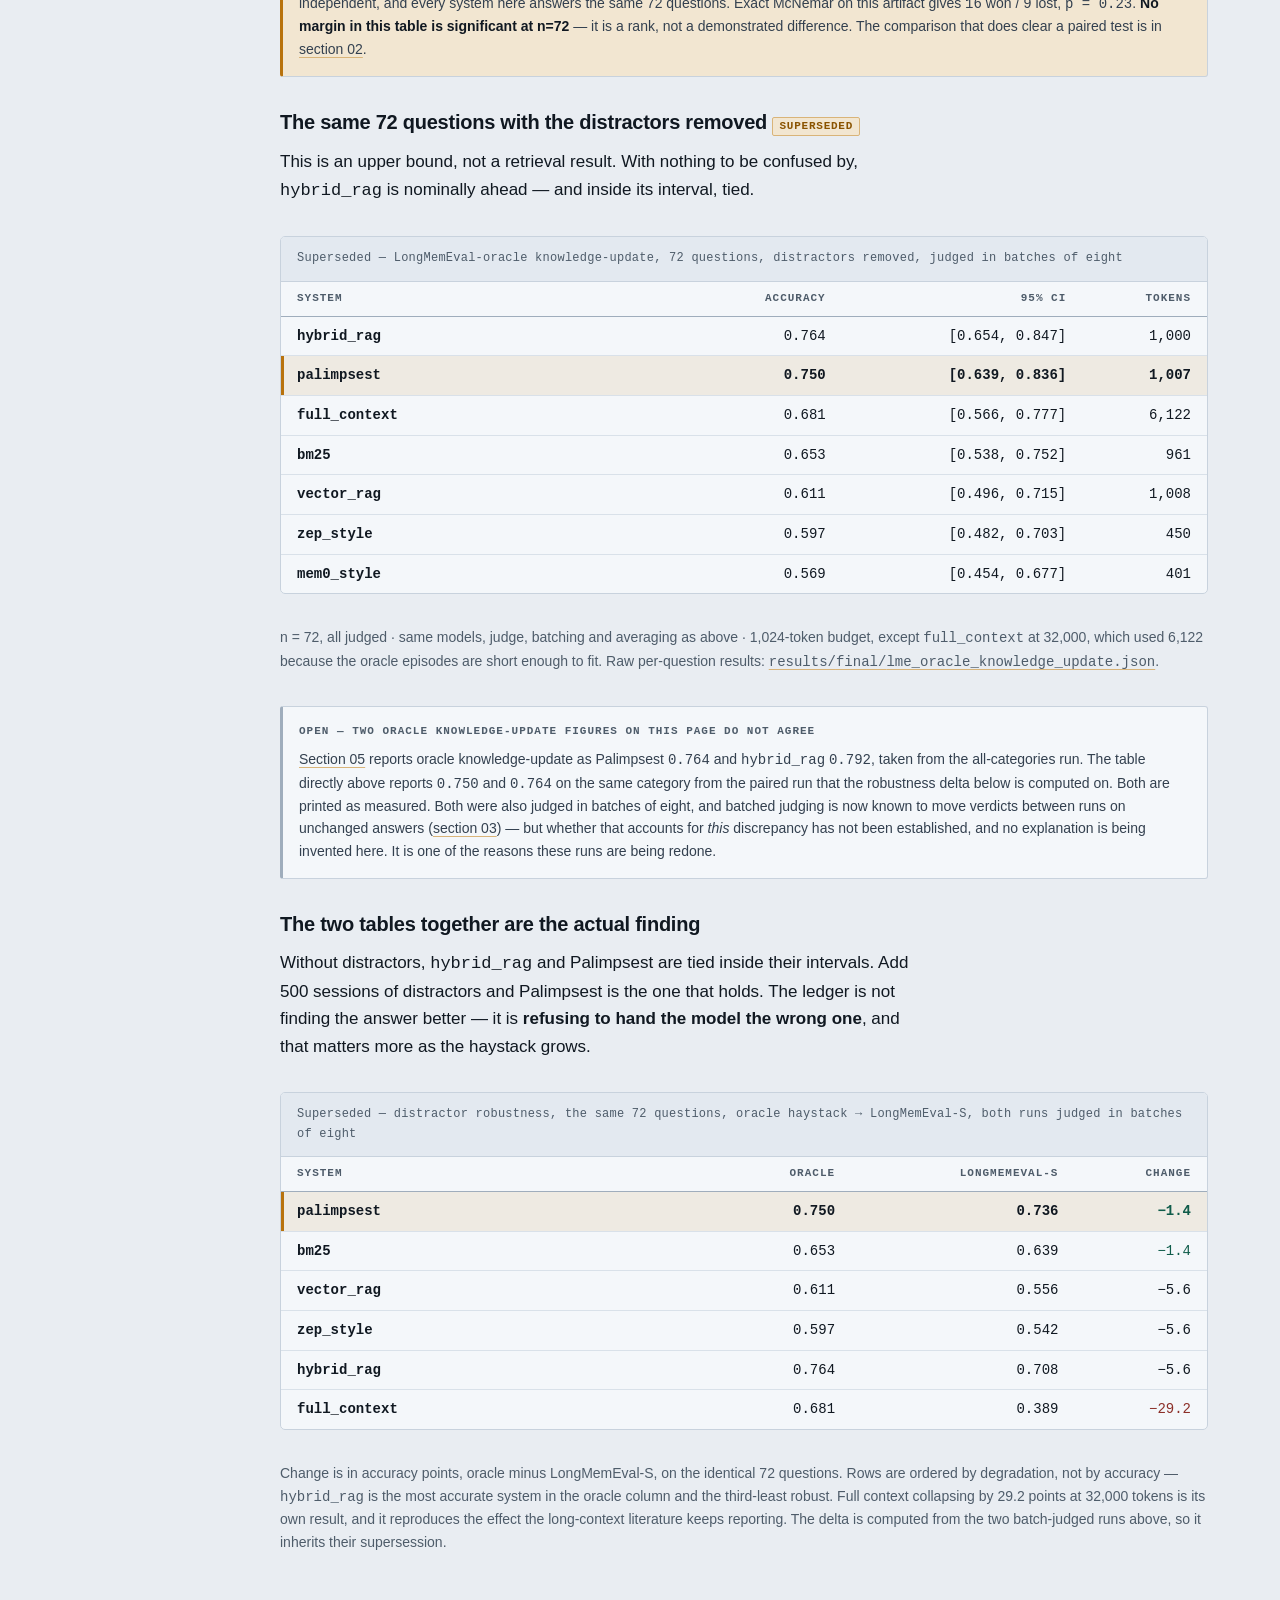
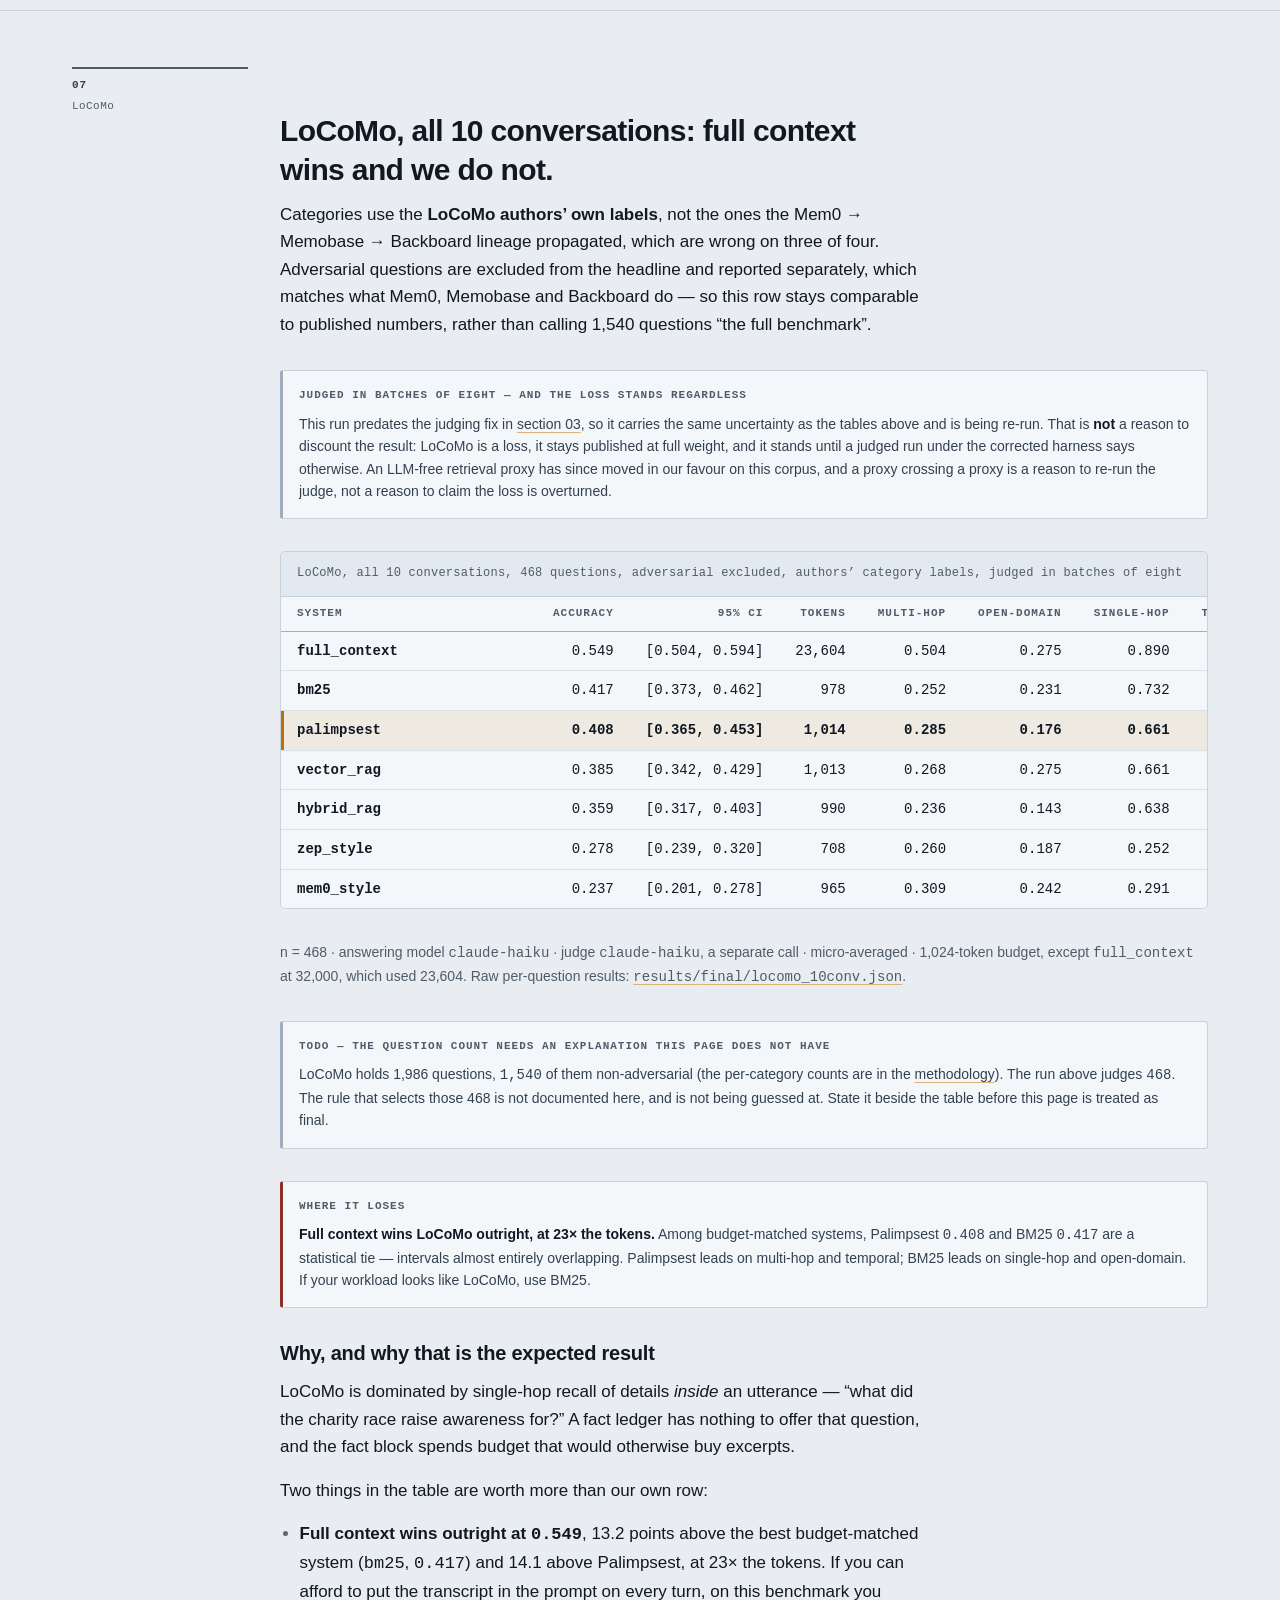
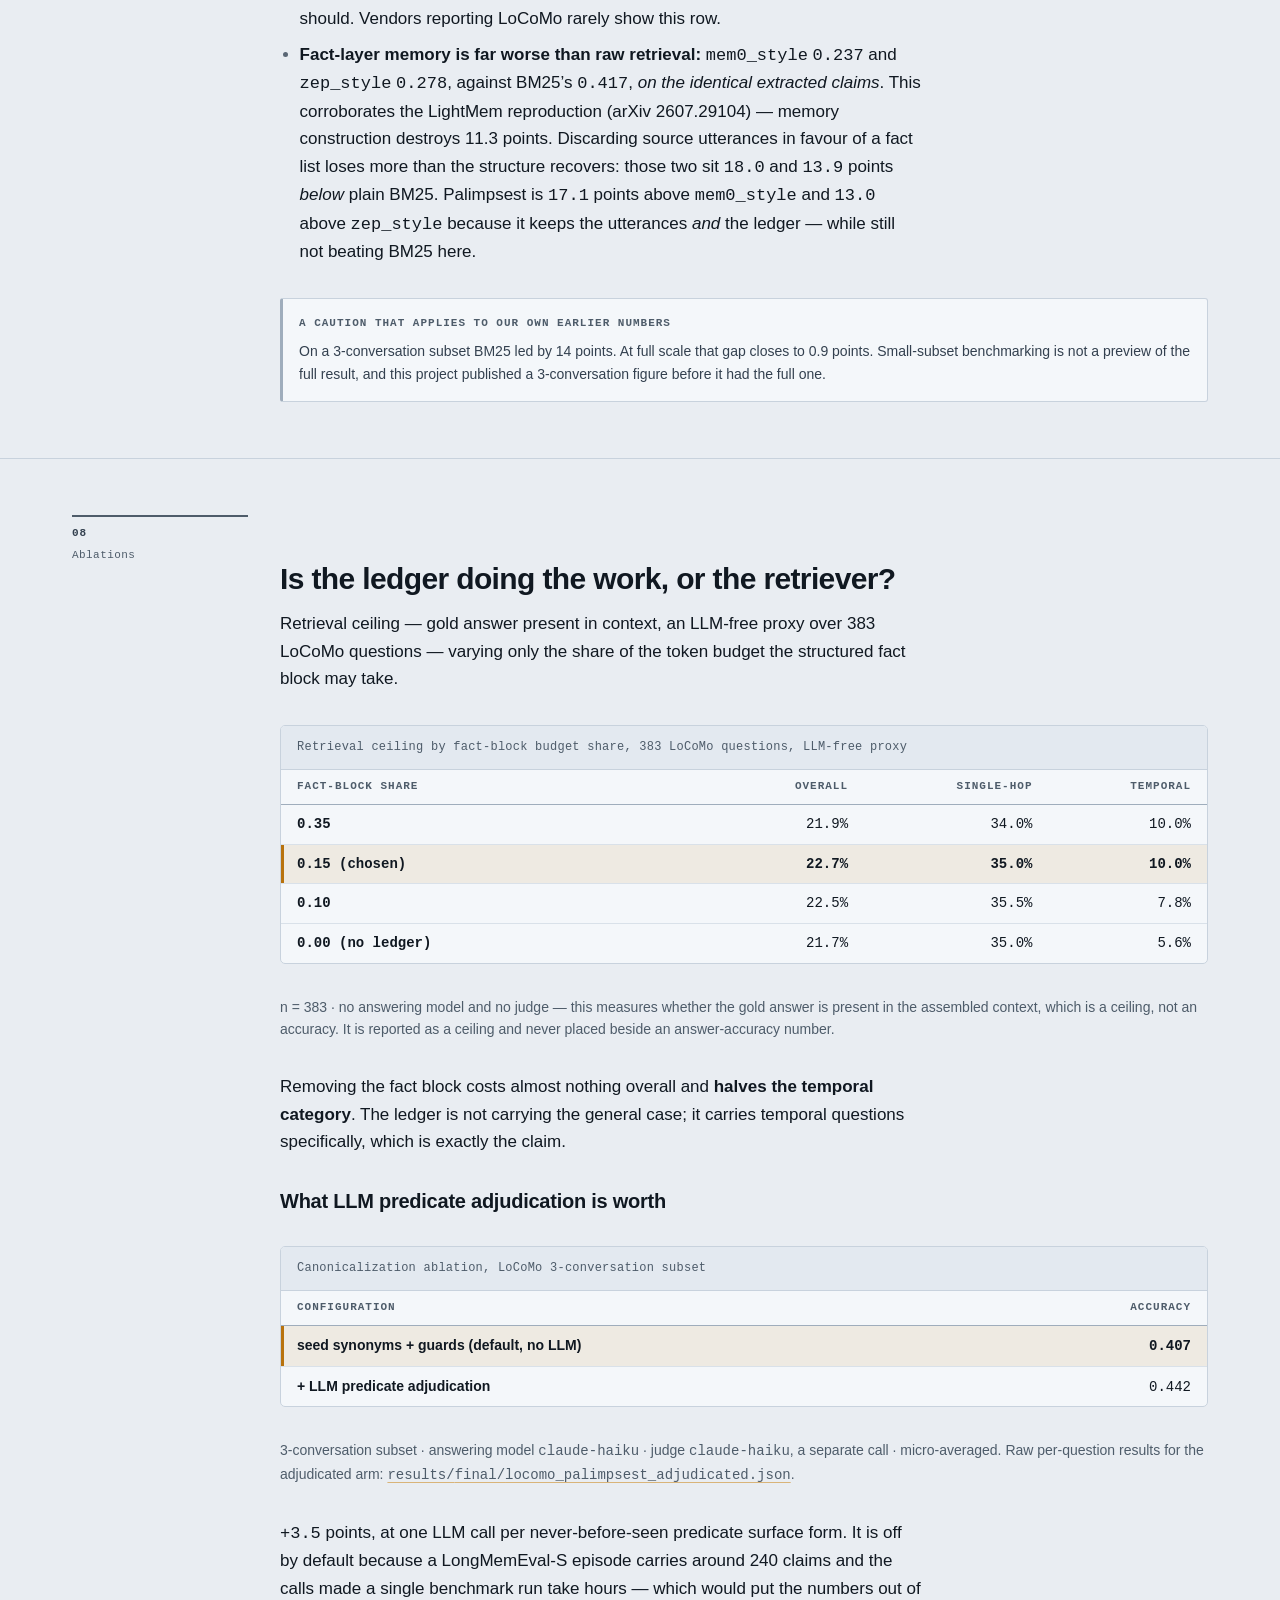
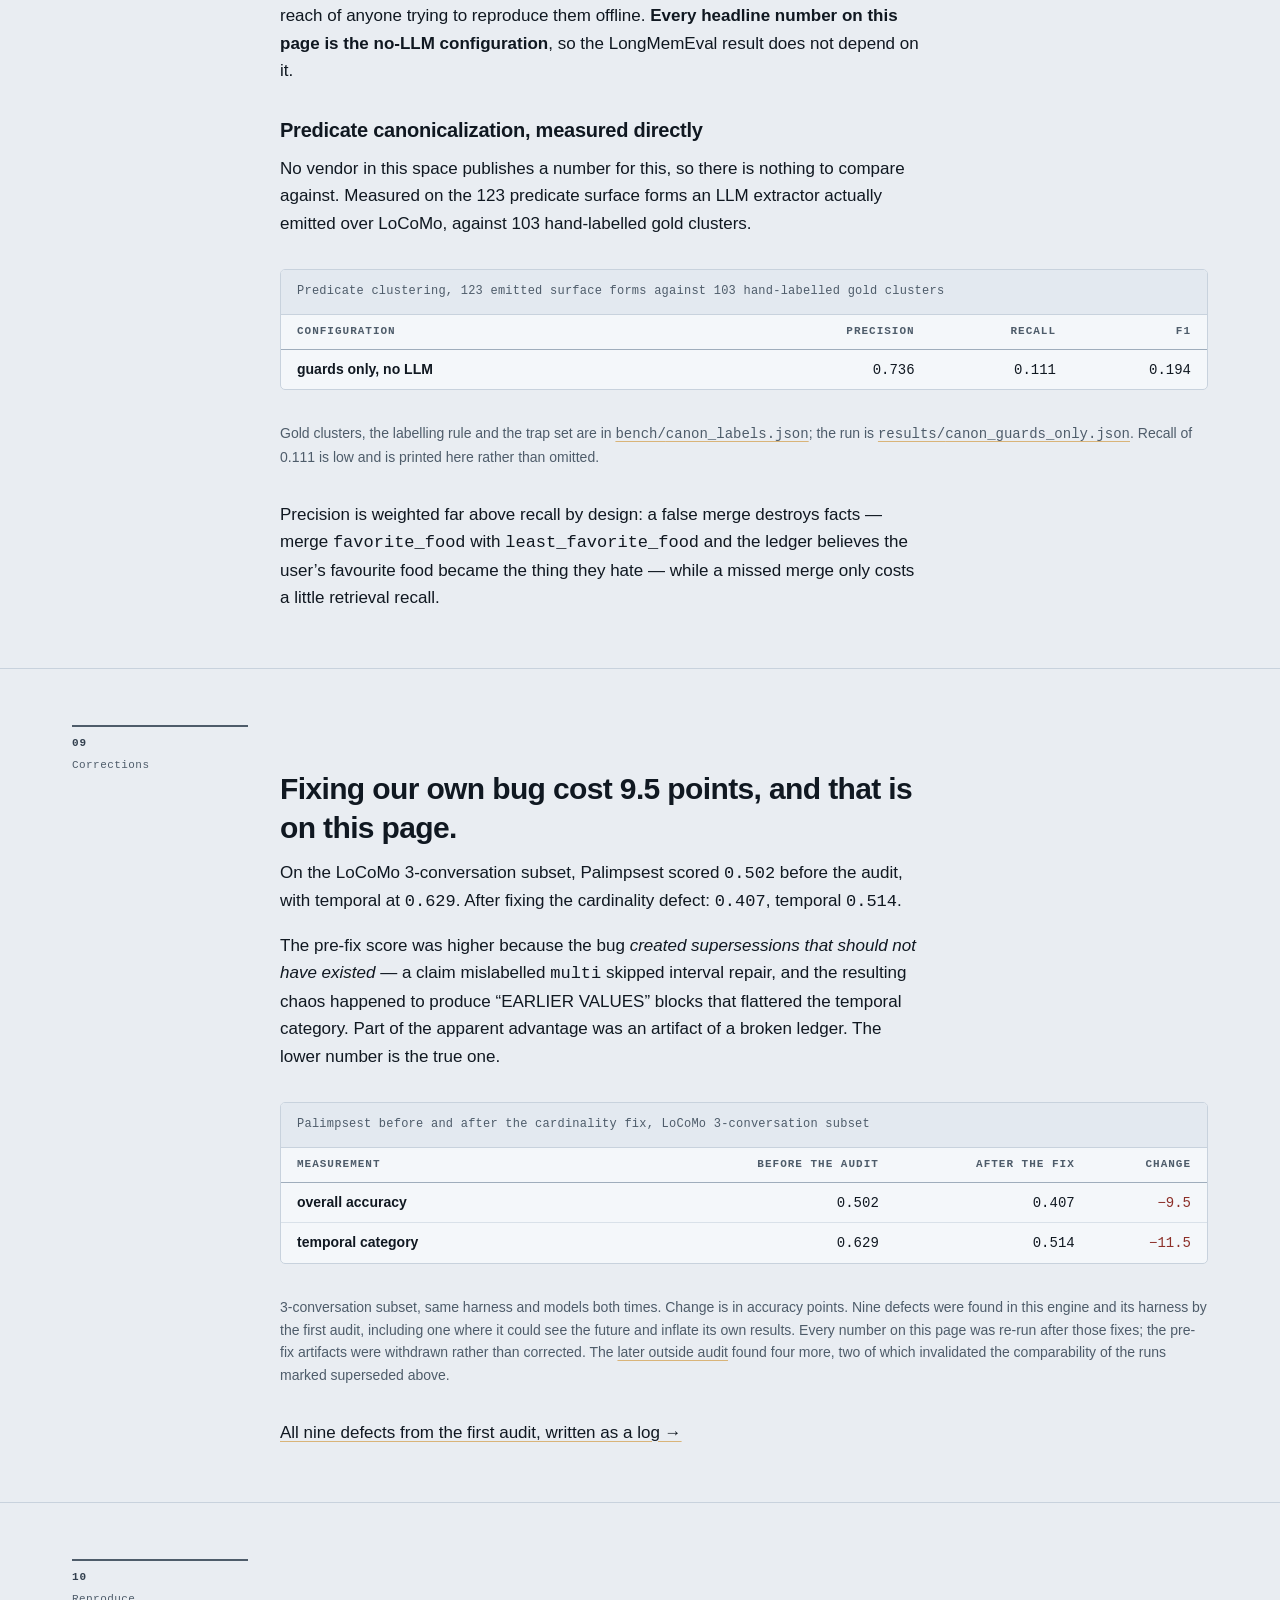
<file: site/benchmarks/index.html>
<!DOCTYPE html>
<html lang="en">
<head>
<meta charset="utf-8">
<meta name="viewport" content="width=device-width, initial-scale=1">
<title>Benchmarks — Palimpsest</title>
<meta name="description" content="Every measured result: LongMemEval all six categories, LongMemEval-S knowledge-update, distractor robustness, and LoCoMo — including the benchmark this engine loses.">
<link rel="stylesheet" href="../assets/site.css">
<script src="../assets/site.js"></script>
</head>
<body>

<a class="skip-link" href="#main">Skip to content</a>

<header class="site-header" data-nav="closed">
  <div class="wrap site-header__inner">
    <a class="brand" href="../index.html">
      <span class="brand__name">Palimpsest</span>
      <span class="brand__note">bitemporal claim-interval memory</span>
    </a>

    <nav class="nav" aria-label="Primary">
      <ul class="nav-list">
        <li><a href="../how-it-works.html">How it works</a></li>
        <li><a href="index.html" aria-current="page">Benchmarks</a></li>
        <li><a href="../leaderboard/index.html">Leaderboard</a></li>
        <li><a href="../field.html">The field</a></li>
        <li><a href="../audit/index.html">Audit</a></li>
        <li><a href="../docs/index.html">Docs</a></li>
        <li><a href="https://github.com/joe51111jwd/palimpsest">GitHub</a></li>
      </ul>
    </nav>

    <button class="nav-toggle" type="button" data-nav-toggle aria-expanded="false">Menu</button>
    <button class="theme-toggle" type="button" data-theme-toggle>Dark</button>
  </div>
</header>

<main id="main">

  <!-- ============ Hero ============ -->
  <section class="hero">
    <div class="wrap">
      <p class="eyebrow">Measured results</p>
      <h1 class="hero__title">Every table, including the benchmark this engine loses.</h1>
      <p class="hero__lede">
        One process, one answering model, a judge separate from the answerer, the unmodified standard
        Mem0 judge prompt, the same 1,024-token budget for every system, and the identical extracted
        claims shared across every fact-based system. Nothing below is cited from a vendor&rsquo;s table.
        The headline run in <a href="#longmemeval-s">section 02</a> judged every question in its own
        call; everything below it was judged in batches of eight, which let one system&rsquo;s answers
        move another system&rsquo;s verdicts, and is <strong>marked superseded</strong> rather than
        deleted.
      </p>
      <div class="hero__actions">
        <a class="btn" href="#longmemeval-s">The current result</a>
        <a class="btn btn--ghost" href="#locomo">Where it loses</a>
        <span class="meta">micro-averaged &middot; LongMemEval cleaned release &middot; raw per-question JSON linked under every benchmark table</span>
      </div>
    </div>
  </section>

  <!-- ============ 01 Setup ============ -->
  <section class="section" id="setup">
    <div class="wrap section-grid">
      <div class="section-rail"><b>01</b><span>Setup</span></div>

      <div class="stack-lg">
        <div class="prose">
          <h2>What was held constant, stated before any score.</h2>
          <p>
            Every free parameter that moves a score more than an architecture does &mdash; averaging,
            denominator, judge choice, dataset version, token budget &mdash; is fixed here and printed
            with the numbers. It is the only reason these seven rows can be compared to each other.
            It is also why they cannot be stacked against a published figure that omits them.
          </p>
        </div>

        <div class="table-wrap" tabindex="0">
          <table class="data">
            <caption>Harness configuration, identical for every system within any one table on this page</caption>
            <thead>
              <tr>
                <th scope="col" class="wrap-cell">parameter</th>
                <th scope="col" class="wrap-cell">value</th>
              </tr>
            </thead>
            <tbody>
              <tr>
                <th scope="row" class="wrap-cell">Answering model</th>
                <td class="mono wrap-cell">claude-haiku</td>
              </tr>
              <tr>
                <th scope="row" class="wrap-cell">Judge model</th>
                <td class="mono wrap-cell">claude-haiku &mdash; a separate call from the answerer</td>
              </tr>
              <tr>
                <th scope="row" class="wrap-cell">Judge prompt</th>
                <td class="wrap-cell">Mem0 formulation (arXiv 2504.19413), <strong>unmodified</strong></td>
              </tr>
              <tr>
                <th scope="row" class="wrap-cell">Judging</th>
                <td class="wrap-cell"><strong>one question per call</strong> in
                  <a href="#longmemeval-s">section 02</a>, which is now the default and is recorded in
                  the artifact as <span class="mono">judge_independent: true</span>. Every table marked
                  <span class="pill pill--superseded">superseded</span> below was judged in batches of
                  eight and is not comparable to it.</td>
              </tr>
              <tr>
                <th scope="row" class="wrap-cell">Averaging</th>
                <td class="wrap-cell"><strong>micro</strong> (question-weighted)</td>
              </tr>
              <tr>
                <th scope="row" class="wrap-cell">Token budget</th>
                <td class="wrap-cell"><span class="num">1,024</span> for every retrieval system</td>
              </tr>
              <tr>
                <th scope="row" class="wrap-cell">Full-context budget</th>
                <td class="wrap-cell"><span class="num">32,000</span> &mdash; an upper-bound reference, not budget-matched</td>
              </tr>
              <tr>
                <th scope="row" class="wrap-cell">LongMemEval data</th>
                <td class="wrap-cell"><strong>cleaned</strong> release (the widely-cited one was deprecated 2025-09-19)</td>
              </tr>
              <tr>
                <th scope="row" class="wrap-cell">Canonicalization</th>
                <td class="wrap-cell">seed synonyms + deterministic guards, <strong>no LLM</strong>, unless a row says otherwise</td>
              </tr>
              <tr>
                <th scope="row" class="wrap-cell">Extraction</th>
                <td class="wrap-cell">one shared LLM pass; every fact-based system gets the <em>identical</em> claims</td>
              </tr>
            </tbody>
          </table>
        </div>

        <div class="prose">
          <p>
            Holding extraction constant is the point. Palimpsest, the Mem0-style flat fact layer and
            the Zep-style temporal graph receive the same claims and differ only in what they do with
            them, so any gap between those three is attributable to the storage semantics rather than
            to somebody&rsquo;s extractor prompt.
          </p>
        </div>

        <div class="callout callout--caveat">
          <p class="callout__title">Read this with every number below</p>
          <p>
            In the corrected 470-question run the lead over the runner-up clears a paired test
            &mdash; <span class="num">65</span> questions won to <span class="num">35</span> lost,
            <strong>p = 0.033</strong>, exact McNemar. The lead is still
            <strong>category-shaped, not general</strong>: level with
            <span class="mono">hybrid_rag</span> on single-session-assistant and
            <strong>behind it</strong> on single-session-preference, where
            <span class="num">0.167</span> is the worst number on the board and it is ours.
            <strong>And we lose LoCoMo.</strong> In every table produced before that run &mdash; all of
            them judged in batches &mdash; no margin over the runner-up was significant, and each of
            those tables says so where it appears.
          </p>
        </div>

        <p><a href="methodology.html">The harness, the reproduction command, and why other published numbers are not comparable &rarr;</a></p>
      </div>
    </div>
  </section>

  <!-- ============ 02 LongMemEval-S, all categories — the current result ============ -->
  <section class="section" id="longmemeval-s">
    <div class="wrap section-grid">
      <div class="section-rail"><b>02</b><span>LongMemEval-S</span></div>

      <div class="stack-lg">
        <div class="prose">
          <h2>LongMemEval-S, all six categories, 470 questions, full distractors.</h2>
          <p>
            This is the result the rest of the page should be read against, and the only one produced
            under the corrected harness. All 470 non-abstention questions, each with a haystack of
            roughly 500 sessions of unrelated conversation, micro-averaged, and
            <strong>every question judged in its own call</strong>. The artifact is
            <span class="mono">results/final/lme_s_ALL_v2.json</span> at commit
            <span class="mono">2404177</span>, clean tree, judge independent, zero degraded episodes
            &mdash; all four recorded in the file&rsquo;s <span class="mono">provenance</span> block, so
            it is checkable rather than asserted.
          </p>
        </div>

        <div class="table-wrap" tabindex="0">
          <table class="data">
            <caption>LongMemEval-S, all 6 categories, 470 questions, ~500 distractor sessions per question, judged one question per call</caption>
            <thead>
              <tr>
                <th scope="col" class="wrap-cell">system</th>
                <th scope="col" class="num">n</th>
                <th scope="col" class="num">accuracy</th>
                <th scope="col" class="num">95% CI</th>
                <th scope="col" class="num">tokens</th>
                <th scope="col" class="num">ms</th>
                <th scope="col" class="num">vs palimpsest, paired</th>
              </tr>
            </thead>
            <tbody>
              <tr class="is-ours">
                <th scope="row" class="mono">palimpsest</th>
                <td class="num">470</td>
                <td class="num">0.519</td>
                <td class="num">[0.474, 0.564]</td>
                <td class="num">982</td>
                <td class="num">58.3</td>
                <td class="num">&mdash;</td>
              </tr>
              <tr>
                <th scope="row" class="mono">hybrid_rag</th>
                <td class="num">470</td>
                <td class="num">0.472</td>
                <td class="num">[0.428, 0.518]</td>
                <td class="num">1,010</td>
                <td class="num">10.4</td>
                <td class="num">60/38, <strong>p=0.033</strong></td>
              </tr>
              <tr>
                <th scope="row" class="mono">bm25</th>
                <td class="num">470</td>
                <td class="num">0.430</td>
                <td class="num">[0.386, 0.475]</td>
                <td class="num">996</td>
                <td class="num">0.6</td>
                <td class="num">62/20, p&lt;0.0001</td>
              </tr>
              <tr>
                <th scope="row" class="mono">vector_rag</th>
                <td class="num">470</td>
                <td class="num">0.396</td>
                <td class="num">[0.353, 0.441]</td>
                <td class="num">1,016</td>
                <td class="num">2.5</td>
                <td class="num">83/25, p&lt;0.0001</td>
              </tr>
              <tr>
                <th scope="row" class="mono">mem0_style</th>
                <td class="num">470</td>
                <td class="num">0.345</td>
                <td class="num">[0.303, 0.389]</td>
                <td class="num">961</td>
                <td class="num">1.2</td>
                <td class="num">111/29, p&lt;0.0001</td>
              </tr>
              <tr>
                <th scope="row" class="mono">zep_style</th>
                <td class="num">470</td>
                <td class="num">0.338</td>
                <td class="num">[0.297, 0.382]</td>
                <td class="num">810</td>
                <td class="num">1.5</td>
                <td class="num">116/31, p&lt;0.0001</td>
              </tr>
              <tr>
                <th scope="row" class="mono">full_context</th>
                <td class="num">470</td>
                <td class="num">0.162</td>
                <td class="num">[0.131, 0.198]</td>
                <td class="num">31,531</td>
                <td class="num">29.2</td>
                <td class="num">181/13, p&lt;0.0001</td>
              </tr>
            </tbody>
          </table>
        </div>

        <p class="meta-note">
          n = 470, all judged &middot; answering model <span class="mono">claude-haiku</span> &middot;
          judge <span class="mono">claude-haiku</span>, a separate call, one question per call &middot;
          micro-averaged &middot; 1,024-token budget, except <span class="mono">full_context</span> at
          32,000 &mdash; 32&times; everyone else, and it finishes last by 37 points &middot;
          <span class="mono">ms</span> is mean retrieval latency, not end-to-end. The paired column is
          questions won / questions lost on the discordant pairs, with the p-value from exact McNemar.
          <span class="mono">mem0_style</span> and <span class="mono">zep_style</span> are
          re-implementations of the published storage designs inside this harness, on the identical
          claims; they are not those vendors&rsquo; products and their scores are not those
          vendors&rsquo; scores. Raw per-question results:
          <a href="https://github.com/joe51111jwd/palimpsest/blob/main/results/final/lme_s_ALL_v2.json"><span class="mono">results/<wbr>final/<wbr>lme_s_ALL_v2.json</span></a>.
        </p>

        <div class="callout callout--note">
          <p class="callout__title">Why the paired column and not the intervals</p>
          <p>
            Every system answers <em>the same</em> 470 questions, so the comparison is paired and the
            right test is exact McNemar over the discordant pairs &mdash; the questions where exactly
            one of the two systems was right. The marginal 95% intervals in the table treat two paired
            samples as independent, which is why they overlap almost by construction and why they
            cannot settle a difference of a few dozen questions. Read the intervals as the precision of
            each row on its own, and the paired column as the comparison.
          </p>
        </div>

        <div class="prose">
          <h3>Per category, and this is where the shape of the lead is visible</h3>
        </div>

        <div class="table-wrap" tabindex="0">
          <table class="data">
            <caption>LongMemEval-S per category, 470 questions &mdash; knowledge-update 72, multi-session 121, temporal 127, ss-user 64, ss-assistant 56, ss-preference 30</caption>
            <thead>
              <tr>
                <th scope="col" class="wrap-cell">system</th>
                <th scope="col" class="num">knowledge-update</th>
                <th scope="col" class="num">multi-session</th>
                <th scope="col" class="num">temporal</th>
                <th scope="col" class="num">ss-user</th>
                <th scope="col" class="num">ss-assistant</th>
                <th scope="col" class="num">ss-preference</th>
              </tr>
            </thead>
            <tbody>
              <tr class="is-ours">
                <th scope="row" class="mono">palimpsest</th>
                <td class="num">0.736</td>
                <td class="num">0.405</td>
                <td class="num">0.213</td>
                <td class="num">0.906</td>
                <td class="num">0.911</td>
                <td class="num">0.167</td>
              </tr>
              <tr>
                <th scope="row" class="mono">hybrid_rag</th>
                <td class="num">0.708</td>
                <td class="num">0.298</td>
                <td class="num">0.173</td>
                <td class="num">0.875</td>
                <td class="num">0.911</td>
                <td class="num">0.200</td>
              </tr>
              <tr>
                <th scope="row" class="mono">bm25</th>
                <td class="num">0.639</td>
                <td class="num">0.215</td>
                <td class="num">0.165</td>
                <td class="num">0.828</td>
                <td class="num">0.929</td>
                <td class="num">0.133</td>
              </tr>
              <tr>
                <th scope="row" class="mono">vector_rag</th>
                <td class="num">0.556</td>
                <td class="num">0.273</td>
                <td class="num">0.142</td>
                <td class="num">0.766</td>
                <td class="num">0.768</td>
                <td class="num">0.100</td>
              </tr>
              <tr>
                <th scope="row" class="mono">mem0_style</th>
                <td class="num">0.625</td>
                <td class="num">0.322</td>
                <td class="num">0.181</td>
                <td class="num">0.750</td>
                <td class="num">0.089</td>
                <td class="num">0.067</td>
              </tr>
              <tr>
                <th scope="row" class="mono">zep_style</th>
                <td class="num">0.639</td>
                <td class="num">0.289</td>
                <td class="num">0.173</td>
                <td class="num">0.734</td>
                <td class="num">0.089</td>
                <td class="num">0.133</td>
              </tr>
              <tr>
                <th scope="row" class="mono">full_context</th>
                <td class="num">0.389</td>
                <td class="num">0.050</td>
                <td class="num">0.031</td>
                <td class="num">0.328</td>
                <td class="num">0.304</td>
                <td class="num">0.000</td>
              </tr>
            </tbody>
          </table>
        </div>

        <p class="meta-note">
          Same run and same records as the table above, micro-averaged within each category. Category
          leaders: Palimpsest on knowledge-update, multi-session, temporal and ss-user;
          <span class="mono">bm25</span> on ss-assistant at <span class="num">0.929</span>, where
          Palimpsest and <span class="mono">hybrid_rag</span> are level at
          <span class="num">0.911</span>; <span class="mono">hybrid_rag</span> on ss-preference at
          <span class="num">0.200</span>, against our <span class="num">0.167</span>. Each category is
          a fraction of 470 questions, so read the columns as a shape rather than as six separate
          rankings.
        </p>

        <div class="callout callout--caveat">
          <p class="callout__title">Read this with the number</p>
          <p>
            The lead is <strong>category-shaped, not general</strong>. Against
            <span class="mono">hybrid_rag</span> it is <span class="num">+7.0</span> on
            knowledge-update, <span class="num">+11.5</span> on multi-session and
            <span class="num">+7.1</span> on temporal &mdash; the three categories where the answer
            depends on which version of a fact is current, or on connecting sessions. On single-session
            recall, where there is no supersession to get right, the two are
            <strong>level</strong> (0.911 vs 0.911) and <span class="mono">bm25</span>&rsquo;s
            <span class="num">0.929</span> beats both. On single-session preference we score
            <span class="num">0.167</span>, <strong>the worst number on the board</strong>, and
            <span class="mono">hybrid_rag</span> beats us there. <strong>And we lose LoCoMo</strong>
            (<a href="#locomo">section 07</a>). The ledger is not a better retriever; it is a defence
            against confidently returning a value that stopped being true.
          </p>
        </div>

        <div class="prose">
          <p>
            <strong><span class="mono">single_session_preference</span> at
            <span class="num">0.167</span> is the clearest open weakness in the system.</strong>
            Preference questions ask for a rubric-shaped answer &mdash; &ldquo;what advice would suit
            me?&rdquo; &mdash; that no attribute lookup helps with, and the fact block spends tokens
            the excerpts needed. Nothing in the design addresses that, and no fix is claimed here.
          </p>
          <p>
            <strong>Full context collapsing to <span class="num">0.162</span></strong> at
            <span class="num">31,531</span> tokens is the sharpest version of the long-context result
            this project keeps reproducing. On the oracle haystack the same system scores
            <span class="num">0.519</span> &mdash; a figure from the batch-judged run in
            <a href="#longmemeval">section 04</a>, so the two are indicative rather than strictly
            comparable. Add the distractors a real user&rsquo;s history would contain and it loses two
            thirds of its accuracy while costing 32&times; the tokens.
          </p>
        </div>
      </div>
    </div>
  </section>

  <!-- ============ 03 What the audit found ============ -->
  <section class="section" id="audit-findings">
    <div class="wrap section-grid">
      <div class="section-rail"><b>03</b><span>The audit</span></div>

      <div class="stack-lg">
        <div class="prose">
          <h2>An outside audit was asked to refute the previous headline, and it did.</h2>
          <p>
            The reviewer&rsquo;s brief was to break the result, not to confirm it. Four findings
            landed. Two of them invalidate comparisons that had already been published, which is why
            the tables further down this page are marked
            <span class="pill pill--superseded">superseded</span> instead of quietly restated. The
            fourth is not fixed, cannot be fixed by editing code, and applies to every p-value on this
            page including the one in section 02.
          </p>
        </div>

        <div class="table-wrap" tabindex="0">
          <table class="data">
            <caption>What the audit found, what it did to the numbers, and whether it is fixed</caption>
            <thead>
              <tr>
                <th scope="col" class="wrap-cell">finding</th>
                <th scope="col" class="wrap-cell">what it did to the numbers</th>
                <th scope="col" class="wrap-cell">status</th>
              </tr>
            </thead>
            <tbody>
              <tr>
                <th scope="row" class="wrap-cell">Batched judging contaminated verdicts across systems</th>
                <td class="wrap-cell">Eight (question, gold, answer) triples went into one judge call
                  and the batches mixed systems, so changing one system&rsquo;s answer changed the
                  prompt around a <em>different</em> system&rsquo;s unchanged answer and could flip its
                  verdict. Demonstrated on our own artifacts: two <span class="mono">hybrid_rag</span>
                  questions with byte-identical answers were judged differently across two runs, which
                  is that system&rsquo;s entire <span class="num">0.708</span> &rarr;
                  <span class="num">0.736</span> movement.</td>
                <td class="wrap-cell">Fixed. Judging is one question per call by default, groups are
                  per-system and sorted by question id, and the run records which mode it used. Every
                  table below was produced before this and is not comparable to section 02.</td>
              </tr>
              <tr>
                <th scope="row" class="wrap-cell">The never-empty retrieval fallback was a future-information leak</th>
                <td class="wrap-cell">When the time-bounded retrieval pass came back empty, retrieval
                  was re-run <em>without</em> the cutoff. Answering &ldquo;what did I believe as of
                  March&rdquo; with something the store learned in April is the exact failure this
                  design exists to prevent, and labelling it did not help, because the answering model
                  is still told to answer from what it was handed.</td>
                <td class="wrap-cell">Fixed by deletion. The real problem underneath it &mdash; 14 of
                  127 LongMemEval temporal questions are dated before every session in their own
                  haystack &mdash; is a broken dataset field, now repaired in the adapter, which drops
                  a bound that would exclude the entire haystack and records that it did.</td>
              </tr>
              <tr>
                <th scope="row" class="wrap-cell">The computed-time block reasoned over evidence the model could not see</th>
                <td class="wrap-cell">It took dates from every retrieved fact, including ones the fact
                  budget had dropped, so it could state a span between two records only one of which
                  appeared in the context &mdash; a number the reader had no way to falsify.</td>
                <td class="wrap-cell">Fixed. Only rendered facts can define a span, both endpoints are
                  named, and the line says the pair may not be the pair asked about. A test pins it: at
                  a tight budget the second fact is dropped and no span is stated.</td>
              </tr>
              <tr>
                <th scope="row" class="wrap-cell">Shipped constants were tuned on the benchmark&rsquo;s own questions</th>
                <td class="wrap-cell"><span class="mono">GRAPH_EXCERPT_SHARE</span>,
                  <span class="mono">MAX_DATED_ITEMS</span> and the hybrid lexical weight were each
                  chosen by sweeping on LoCoMo and LongMemEval proxies. LongMemEval&rsquo;s
                  <span class="mono">oracle</span> and <span class="mono">s</span> variants carry the
                  <em>same 500 questions</em>, so a constant tuned on oracle is tuned on the questions
                  <span class="mono">s</span> is then scored on. That is test-set tuning.</td>
                <td class="wrap-cell"><strong>Not fixed.</strong> A held-out split is the fix and it
                  has not been done.</td>
              </tr>
            </tbody>
          </table>
        </div>

        <div class="callout callout--loss">
          <p class="callout__title">The finding that is not fixed, stated plainly</p>
          <p>
            Because several shipped constants were selected by sweeping on the benchmark&rsquo;s own
            questions, <strong>every p-value on this page is post-selection rather than
            confirmatory</strong> &mdash; including <strong>p = 0.033</strong> in section 02. It is a
            milder version of writing gold answers into a prompt, and it is the same family of problem.
            The fix is a held-out split, it has not been done, and until it is, the honest reading of
            the paired test is that it was computed on data the constants had already seen.
          </p>
        </div>

        <div class="prose">
          <p>
            Two smaller items from the same audit are worth stating because they moved artifacts
            rather than opinions. Result files now record provenance &mdash; commit, dirty flag, judge
            mode and a manifest digest over the exact claim list every system received &mdash; so
            &ldquo;every system saw the same claims&rdquo; is checkable instead of asserted; files
            written before 2026-08-15 carry none of that. And the original knowledge-update table
            claimed a significance it never had: paired McNemar on that same artifact is
            <span class="num">16</span> won / <span class="num">9</span> lost,
            <span class="num">p = 0.23</span>. That correction was made in place rather than by
            withdrawing the table.
          </p>
          <p><a href="../audit/index.html">The earlier nine-defect audit of the engine itself &rarr;</a></p>
        </div>
      </div>
    </div>
  </section>

  <!-- ============ 04 LongMemEval oracle overall — SUPERSEDED ============ -->
  <section class="section" id="longmemeval">
    <div class="wrap section-grid">
      <div class="section-rail"><b>04</b><span>LongMemEval</span></div>

      <div class="stack-lg">
        <div class="prose">
          <h2>LongMemEval oracle, all six categories, 470 questions.
            <span class="pill pill--superseded">superseded</span></h2>
          <p>
            The complete public benchmark on the oracle haystack. All 470 non-abstention questions,
            all judged, micro-averaged. Palimpsest is first overall at
            <span class="num">0.589</span>, ahead of hybrid RAG and of full context at 5.7&times; the
            tokens.
          </p>
        </div>

        <div class="callout callout--note">
          <p class="callout__title">Superseded &mdash; judged in batches of eight, awaiting re-run</p>
          <p>
            This table and the three that follow it were judged eight questions to a call, and the
            batches mixed systems, so one system&rsquo;s answers could move another system&rsquo;s
            verdicts (<a href="#audit-findings">section 03</a>). They are <strong>not comparable to
            section 02</strong> and are kept here because they are what was published, not because
            they are still the best available measurement. Re-running them independently is pending.
          </p>
        </div>

        <div class="table-wrap" tabindex="0">
          <table class="data">
            <caption>Superseded &mdash; LongMemEval, all 6 categories, 470 questions, all judged, oracle haystack, judged in batches of eight</caption>
            <thead>
              <tr>
                <th scope="col" class="wrap-cell">system</th>
                <th scope="col" class="num">n</th>
                <th scope="col" class="num">accuracy</th>
                <th scope="col" class="num">95% CI</th>
                <th scope="col" class="num">tokens</th>
                <th scope="col" class="num">ms</th>
              </tr>
            </thead>
            <tbody>
              <tr class="is-ours">
                <th scope="row" class="mono">palimpsest</th>
                <td class="num">470</td>
                <td class="num">0.589</td>
                <td class="num">[0.544, 0.633]</td>
                <td class="num">949</td>
                <td class="num">5.3</td>
              </tr>
              <tr>
                <th scope="row" class="mono">hybrid_rag</th>
                <td class="num">470</td>
                <td class="num">0.553</td>
                <td class="num">[0.508, 0.598]</td>
                <td class="num">936</td>
                <td class="num">1.9</td>
              </tr>
              <tr>
                <th scope="row" class="mono">full_context</th>
                <td class="num">470</td>
                <td class="num">0.519</td>
                <td class="num">[0.474, 0.564]</td>
                <td class="num">5,442</td>
                <td class="num">3.1</td>
              </tr>
              <tr>
                <th scope="row" class="mono">bm25</th>
                <td class="num">470</td>
                <td class="num">0.479</td>
                <td class="num">[0.434, 0.524]</td>
                <td class="num">882</td>
                <td class="num">0.3</td>
              </tr>
              <tr>
                <th scope="row" class="mono">vector_rag</th>
                <td class="num">470</td>
                <td class="num">0.472</td>
                <td class="num">[0.428, 0.518]</td>
                <td class="num">960</td>
                <td class="num">1.5</td>
              </tr>
              <tr>
                <th scope="row" class="mono">zep_style</th>
                <td class="num">470</td>
                <td class="num">0.387</td>
                <td class="num">[0.344, 0.432]</td>
                <td class="num">345</td>
                <td class="num">0.5</td>
              </tr>
              <tr>
                <th scope="row" class="mono">mem0_style</th>
                <td class="num">470</td>
                <td class="num">0.360</td>
                <td class="num">[0.317, 0.404]</td>
                <td class="num">316</td>
                <td class="num">0.3</td>
              </tr>
            </tbody>
          </table>
        </div>

        <p class="meta-note">
          n = 470 &middot; answering model <span class="mono">claude-haiku</span> &middot; judge
          <span class="mono">claude-haiku</span>, a separate call &middot; micro-averaged &middot;
          1,024-token budget, except <span class="mono">full_context</span> at 32,000 &middot;
          <span class="mono">ms</span> is mean retrieval latency, not end-to-end.
          Raw per-question results:
          <a href="https://github.com/joe51111jwd/palimpsest/blob/main/results/final/lme_oracle_all_categories.json"><span class="mono">results/<wbr>final/<wbr>lme_oracle_all_categories.json</span></a>.
        </p>

        <div class="callout callout--caveat">
          <p class="callout__title">Read this with the number</p>
          <p>
            The interval <strong>overlaps <span class="mono">hybrid_rag</span></strong>, so the margin
            over the runner-up in <em>this</em> table is <strong>not significant at n=470</strong>. The
            margin over <span class="mono">bm25</span> and below is. That statement is about this
            batch-judged run only; the paired result for the corrected run is in
            <a href="#longmemeval-s">section 02</a>.
          </p>
        </div>

        <div class="callout callout--note">
          <p class="callout__title">This is the oracle haystack</p>
          <p>
            Oracle has no distractor sessions, which makes it an upper bound rather than a retrieval
            result. The distractor-laden comparison at full scale is
            <a href="#longmemeval-s">section 02</a>; the knowledge-update slice measured under the old
            harness is <a href="#knowledge-update">section 06</a>.
            <span class="mono">full_context</span> placing third here at 5.7&times; the tokens is
            an artifact of the same thing: with nothing to distract it, stuffing the prompt works.
          </p>
        </div>
      </div>
    </div>
  </section>

  <!-- ============ 05 Per category, oracle — SUPERSEDED ============ -->
  <section class="section" id="per-category">
    <div class="wrap section-grid">
      <div class="section-rail"><b>05</b><span>Per category</span></div>

      <div class="stack-lg">
        <div class="prose">
          <h2>Per category on the oracle haystack.
            <span class="pill pill--superseded">superseded</span></h2>
          <p>
            First on four of six categories, including the two hardest for everyone, multi-session and
            temporal reasoning. The loss is knowledge-update, where
            <span class="mono">hybrid_rag</span> takes <span class="num">0.792</span> against
            <span class="num">0.764</span> &mdash; on the oracle haystack, in this all-categories run.
            That ordering reverses once distractors are present, both in
            <a href="#longmemeval-s">section 02</a> and in
            <a href="#knowledge-update">section 06</a>. The paired oracle run in section 06 reports
            different values for this same category;
            <a href="#ku-provenance">that discrepancy is flagged there</a> rather than smoothed over.
          </p>
        </div>

        <div class="callout callout--note">
          <p class="callout__title">Superseded &mdash; judged in batches of eight, awaiting re-run</p>
          <p>
            Same run as section 04, and it carries the same defect: batched judging let one
            system&rsquo;s answers move another system&rsquo;s verdicts
            (<a href="#audit-findings">section 03</a>). The per-category table produced under the
            corrected harness is in <a href="#longmemeval-s">section 02</a>.
          </p>
        </div>

        <div class="table-wrap" tabindex="0">
          <table class="data">
            <caption>Superseded &mdash; LongMemEval per category, 470 questions, oracle haystack, micro-averaged, judged in batches of eight</caption>
            <thead>
              <tr>
                <th scope="col" class="wrap-cell">system</th>
                <th scope="col" class="num">knowledge-update</th>
                <th scope="col" class="num">multi-session</th>
                <th scope="col" class="num">temporal</th>
                <th scope="col" class="num">ss-user</th>
                <th scope="col" class="num">ss-assistant</th>
                <th scope="col" class="num">ss-preference</th>
              </tr>
            </thead>
            <tbody>
              <tr class="is-ours">
                <th scope="row" class="mono">palimpsest</th>
                <td class="num">0.764</td>
                <td class="num">0.438</td>
                <td class="num">0.315</td>
                <td class="num">0.906</td>
                <td class="num">0.964</td>
                <td class="num">0.567</td>
              </tr>
              <tr>
                <th scope="row" class="mono">hybrid_rag</th>
                <td class="num">0.792</td>
                <td class="num">0.397</td>
                <td class="num">0.268</td>
                <td class="num">0.875</td>
                <td class="num">0.929</td>
                <td class="num">0.433</td>
              </tr>
              <tr>
                <th scope="row" class="mono">full_context</th>
                <td class="num">0.750</td>
                <td class="num">0.339</td>
                <td class="num">0.291</td>
                <td class="num">0.906</td>
                <td class="num">0.982</td>
                <td class="num">0.233</td>
              </tr>
              <tr>
                <th scope="row" class="mono">bm25</th>
                <td class="num">0.681</td>
                <td class="num">0.231</td>
                <td class="num">0.260</td>
                <td class="num">0.812</td>
                <td class="num">0.964</td>
                <td class="num">0.300</td>
              </tr>
              <tr>
                <th scope="row" class="mono">vector_rag</th>
                <td class="num">0.653</td>
                <td class="num">0.281</td>
                <td class="num">0.189</td>
                <td class="num">0.844</td>
                <td class="num">0.964</td>
                <td class="num">0.300</td>
              </tr>
              <tr>
                <th scope="row" class="mono">zep_style</th>
                <td class="num">0.597</td>
                <td class="num">0.331</td>
                <td class="num">0.276</td>
                <td class="num">0.719</td>
                <td class="num">0.089</td>
                <td class="num">0.433</td>
              </tr>
              <tr>
                <th scope="row" class="mono">mem0_style</th>
                <td class="num">0.569</td>
                <td class="num">0.364</td>
                <td class="num">0.181</td>
                <td class="num">0.734</td>
                <td class="num">0.089</td>
                <td class="num">0.300</td>
              </tr>
            </tbody>
          </table>
        </div>

        <p class="meta-note">
          Same run as section 04 &mdash; n = 470, answering model
          <span class="mono">claude-haiku</span>, judge <span class="mono">claude-haiku</span> as a
          separate call, batched eight to a call, micro-averaged within each category. Category
          leaders:
          <span class="mono">hybrid_rag</span> on knowledge-update,
          <span class="mono">full_context</span> on ss-assistant, Palimpsest on the other four
          &mdash; and on ss-user it is level with <span class="mono">full_context</span> at
          <span class="num">0.906</span> rather than ahead of it. On ss-assistant
          <span class="mono">bm25</span> also scores <span class="num">0.964</span>.
          Raw per-question results:
          <a href="https://github.com/joe51111jwd/palimpsest/blob/main/results/final/lme_oracle_all_categories.json"><span class="mono">results/<wbr>final/<wbr>lme_oracle_all_categories.json</span></a>.
        </p>

        <div class="callout callout--note">
          <p class="callout__title">No per-category confidence intervals are published here</p>
          <p>
            Each category is a fraction of 470 questions, so the intervals are wide enough that almost
            every pairwise ordering in this table is within noise. Read the columns as a shape, not as
            a ranking. The same applies to the per-category table in
            <a href="#longmemeval-s">section 02</a>; the only tested comparison on this page is the
            paired column there.
          </p>
        </div>
      </div>
    </div>
  </section>

  <!-- ============ 06 Knowledge update — SUPERSEDED ============ -->
  <section class="section" id="knowledge-update">
    <div class="wrap section-grid">
      <div class="section-rail"><b>06</b><span>Knowledge update</span></div>

      <div class="stack-lg">
        <div class="prose">
          <h2>The thesis category, on its own, under the old harness.
            <span class="pill pill--superseded">superseded</span></h2>
          <p>
            A fact changed, and the question asks for the current value. 78 questions, of which 72 are
            scored &mdash; six are abstention variants and are reported separately. This is the one
            place a bitemporal interval ledger should win. LongMemEval-S carries roughly 500 distractor
            sessions per question. The current measurement of this category is the knowledge-update
            column of <a href="#longmemeval-s">section 02</a>, at
            <span class="num">0.736</span> against <span class="num">0.708</span> for
            <span class="mono">hybrid_rag</span>.
          </p>
        </div>

        <div class="callout callout--note">
          <p class="callout__title">Superseded &mdash; judged in batches of eight, awaiting re-run</p>
          <p>
            Both tables in this section were judged eight questions to a call, mixing systems within a
            batch (<a href="#audit-findings">section 03</a>). The clearest demonstration of what that
            does is in this very slice: two <span class="mono">hybrid_rag</span> questions with
            byte-identical answers were judged differently across two runs, and that accounts for its
            entire <span class="num">0.708</span> &rarr; <span class="num">0.736</span> movement
            between runs. Kept for the record; not comparable to section 02.
          </p>
        </div>

        <div class="table-wrap" tabindex="0">
          <table class="data">
            <caption>Superseded &mdash; LongMemEval-S knowledge-update, 72 questions, ~500 distractor sessions per question, judged in batches of eight</caption>
            <thead>
              <tr>
                <th scope="col" class="wrap-cell">system</th>
                <th scope="col" class="num">n</th>
                <th scope="col" class="num">judged</th>
                <th scope="col" class="num">accuracy</th>
                <th scope="col" class="num">95% CI</th>
                <th scope="col" class="num">tokens</th>
                <th scope="col" class="num">ms</th>
              </tr>
            </thead>
            <tbody>
              <tr class="is-ours">
                <th scope="row" class="mono">palimpsest</th>
                <td class="num">72</td>
                <td class="num">72</td>
                <td class="num">0.736</td>
                <td class="num">[0.624, 0.824]</td>
                <td class="num">1,011</td>
                <td class="num">72</td>
              </tr>
              <tr>
                <th scope="row" class="mono">hybrid_rag</th>
                <td class="num">72</td>
                <td class="num">72</td>
                <td class="num">0.708</td>
                <td class="num">[0.595, 0.801]</td>
                <td class="num">1,010</td>
                <td class="num">17</td>
              </tr>
              <tr>
                <th scope="row" class="mono">bm25</th>
                <td class="num">72</td>
                <td class="num">72</td>
                <td class="num">0.639</td>
                <td class="num">[0.524, 0.740]</td>
                <td class="num">997</td>
                <td class="num">1</td>
              </tr>
              <tr>
                <th scope="row" class="mono">mem0_style</th>
                <td class="num">72</td>
                <td class="num">72</td>
                <td class="num">0.625</td>
                <td class="num">[0.510, 0.728]</td>
                <td class="num">970</td>
                <td class="num">6</td>
              </tr>
              <tr>
                <th scope="row" class="mono">vector_rag</th>
                <td class="num">72</td>
                <td class="num">72</td>
                <td class="num">0.556</td>
                <td class="num">[0.441, 0.665]</td>
                <td class="num">1,016</td>
                <td class="num">4</td>
              </tr>
              <tr>
                <th scope="row" class="mono">zep_style</th>
                <td class="num">72</td>
                <td class="num">72</td>
                <td class="num">0.542</td>
                <td class="num">[0.427, 0.652]</td>
                <td class="num">815</td>
                <td class="num">4</td>
              </tr>
              <tr>
                <th scope="row" class="mono">full_context</th>
                <td class="num">72</td>
                <td class="num">72</td>
                <td class="num">0.389</td>
                <td class="num">[0.285, 0.504]</td>
                <td class="num">31,998</td>
                <td class="num">30</td>
              </tr>
            </tbody>
          </table>
        </div>

        <p class="meta-note">
          n = 72, all judged &middot; answering model <span class="mono">claude-haiku</span> &middot;
          judge <span class="mono">claude-haiku</span>, a separate call, batched eight to a call
          &middot; micro-averaged &middot; 1,024-token budget, except
          <span class="mono">full_context</span> at 32,000 &mdash; 32&times; everyone else, and it
          comes last. Raw per-question results:
          <a href="https://github.com/joe51111jwd/palimpsest/blob/main/results/final/lme_s_knowledge_update.json"><span class="mono">results/<wbr>final/<wbr>lme_s_knowledge_update.json</span></a>.
        </p>

        <div class="callout callout--caveat">
          <p class="callout__title">Read this with the number, and note the correction</p>
          <p>
            <span class="num">+9.7</span> points over BM25 and <span class="num">+34.7</span> over full
            context on 1/32 of the tokens. This table used to say the margin over BM25 and below
            <em>was</em> significant. That was wrong, and it was wrong because of the test used rather
            than the data: marginal intervals treat paired samples as independent, and every system
            here answers the same 72 questions. Exact McNemar on this artifact gives
            <span class="num">16</span> won / <span class="num">9</span> lost,
            <span class="num">p = 0.23</span>. <strong>No margin in this table is significant at
            n=72</strong> &mdash; it is a rank, not a demonstrated difference. The comparison that does
            clear a paired test is in <a href="#longmemeval-s">section 02</a>.
          </p>
        </div>

        <div class="prose">
          <h3>The same 72 questions with the distractors removed
            <span class="pill pill--superseded">superseded</span></h3>
          <p>
            This is an upper bound, not a retrieval result. With nothing to be confused by,
            <span class="mono">hybrid_rag</span> is nominally ahead &mdash; and inside its interval,
            tied.
          </p>
        </div>

        <div class="table-wrap" tabindex="0">
          <table class="data">
            <caption>Superseded &mdash; LongMemEval-oracle knowledge-update, 72 questions, distractors removed, judged in batches of eight</caption>
            <thead>
              <tr>
                <th scope="col" class="wrap-cell">system</th>
                <th scope="col" class="num">accuracy</th>
                <th scope="col" class="num">95% CI</th>
                <th scope="col" class="num">tokens</th>
              </tr>
            </thead>
            <tbody>
              <tr>
                <th scope="row" class="mono">hybrid_rag</th>
                <td class="num">0.764</td>
                <td class="num">[0.654, 0.847]</td>
                <td class="num">1,000</td>
              </tr>
              <tr class="is-ours">
                <th scope="row" class="mono">palimpsest</th>
                <td class="num">0.750</td>
                <td class="num">[0.639, 0.836]</td>
                <td class="num">1,007</td>
              </tr>
              <tr>
                <th scope="row" class="mono">full_context</th>
                <td class="num">0.681</td>
                <td class="num">[0.566, 0.777]</td>
                <td class="num">6,122</td>
              </tr>
              <tr>
                <th scope="row" class="mono">bm25</th>
                <td class="num">0.653</td>
                <td class="num">[0.538, 0.752]</td>
                <td class="num">961</td>
              </tr>
              <tr>
                <th scope="row" class="mono">vector_rag</th>
                <td class="num">0.611</td>
                <td class="num">[0.496, 0.715]</td>
                <td class="num">1,008</td>
              </tr>
              <tr>
                <th scope="row" class="mono">zep_style</th>
                <td class="num">0.597</td>
                <td class="num">[0.482, 0.703]</td>
                <td class="num">450</td>
              </tr>
              <tr>
                <th scope="row" class="mono">mem0_style</th>
                <td class="num">0.569</td>
                <td class="num">[0.454, 0.677]</td>
                <td class="num">401</td>
              </tr>
            </tbody>
          </table>
        </div>

        <p class="meta-note">
          n = 72, all judged &middot; same models, judge, batching and averaging as above &middot;
          1,024-token budget, except <span class="mono">full_context</span> at 32,000, which used 6,122
          because the oracle episodes are short enough to fit. Raw per-question results:
          <a href="https://github.com/joe51111jwd/palimpsest/blob/main/results/final/lme_oracle_knowledge_update.json"><span class="mono">results/<wbr>final/<wbr>lme_oracle_knowledge_update.json</span></a>.
        </p>

        <div class="callout callout--note" id="ku-provenance">
          <p class="callout__title">Open &mdash; two oracle knowledge-update figures on this page do not agree</p>
          <p>
            <a href="#per-category">Section 05</a> reports oracle knowledge-update as Palimpsest
            <span class="num">0.764</span> and <span class="mono">hybrid_rag</span>
            <span class="num">0.792</span>, taken from the all-categories run. The table directly above
            reports <span class="num">0.750</span> and <span class="num">0.764</span> on the same
            category from the paired run that the robustness delta below is computed on. Both are
            printed as measured. Both were also judged in batches of eight, and batched judging is now
            known to move verdicts between runs on unchanged answers
            (<a href="#audit-findings">section 03</a>) &mdash; but whether that accounts for
            <em>this</em> discrepancy has not been established, and no explanation is being invented
            here. It is one of the reasons these runs are being redone.
          </p>
        </div>

        <div class="prose">
          <h3>The two tables together are the actual finding</h3>
          <p>
            Without distractors, <span class="mono">hybrid_rag</span> and Palimpsest are tied inside
            their intervals. Add 500 sessions of distractors and Palimpsest is the one that holds. The
            ledger is not finding the answer better &mdash; it is <strong>refusing to hand the model
            the wrong one</strong>, and that matters more as the haystack grows.
          </p>
        </div>

        <div class="table-wrap" tabindex="0">
          <table class="data">
            <caption>Superseded &mdash; distractor robustness, the same 72 questions, oracle haystack &rarr; LongMemEval-S, both runs judged in batches of eight</caption>
            <thead>
              <tr>
                <th scope="col" class="wrap-cell">system</th>
                <th scope="col" class="num">oracle</th>
                <th scope="col" class="num">LongMemEval-S</th>
                <th scope="col" class="num">change</th>
              </tr>
            </thead>
            <tbody>
              <tr class="is-ours">
                <th scope="row" class="mono">palimpsest</th>
                <td class="num">0.750</td>
                <td class="num">0.736</td>
                <td class="num pos">&minus;1.4</td>
              </tr>
              <tr>
                <th scope="row" class="mono">bm25</th>
                <td class="num">0.653</td>
                <td class="num">0.639</td>
                <td class="num pos">&minus;1.4</td>
              </tr>
              <tr>
                <th scope="row" class="mono">vector_rag</th>
                <td class="num">0.611</td>
                <td class="num">0.556</td>
                <td class="num">&minus;5.6</td>
              </tr>
              <tr>
                <th scope="row" class="mono">zep_style</th>
                <td class="num">0.597</td>
                <td class="num">0.542</td>
                <td class="num">&minus;5.6</td>
              </tr>
              <tr>
                <th scope="row" class="mono">hybrid_rag</th>
                <td class="num">0.764</td>
                <td class="num">0.708</td>
                <td class="num">&minus;5.6</td>
              </tr>
              <tr>
                <th scope="row" class="mono">full_context</th>
                <td class="num">0.681</td>
                <td class="num">0.389</td>
                <td class="num neg">&minus;29.2</td>
              </tr>
            </tbody>
          </table>
        </div>

        <p class="meta-note">
          Change is in accuracy points, oracle minus LongMemEval-S, on the identical 72 questions.
          Rows are ordered by degradation, not by accuracy &mdash;
          <span class="mono">hybrid_rag</span> is the most accurate system in the oracle column and the
          third-least robust. Full context collapsing by 29.2 points at 32,000 tokens is its own
          result, and it reproduces the effect the long-context literature keeps reporting. The delta
          is computed from the two batch-judged runs above, so it inherits their supersession.
        </p>
      </div>
    </div>
  </section>

  <!-- ============ 07 LoCoMo ============ -->
  <section class="section" id="locomo">
    <div class="wrap section-grid">
      <div class="section-rail"><b>07</b><span>LoCoMo</span></div>

      <div class="stack-lg">
        <div class="prose">
          <h2>LoCoMo, all 10 conversations: full context wins and we do not.</h2>
          <p>
            Categories use the <strong>LoCoMo authors&rsquo; own labels</strong>, not the ones the
            Mem0 &rarr; Memobase &rarr; Backboard lineage propagated, which are wrong on three of four.
            Adversarial questions are excluded from the headline and reported separately, which matches
            what Mem0, Memobase and Backboard do &mdash; so this row stays comparable to published
            numbers, rather than calling 1,540 questions &ldquo;the full benchmark&rdquo;.
          </p>
        </div>

        <div class="callout callout--note">
          <p class="callout__title">Judged in batches of eight &mdash; and the loss stands regardless</p>
          <p>
            This run predates the judging fix in <a href="#audit-findings">section 03</a>, so it
            carries the same uncertainty as the tables above and is being re-run. That is
            <strong>not</strong> a reason to discount the result: LoCoMo is a loss, it stays published
            at full weight, and it stands until a judged run under the corrected harness says
            otherwise. An LLM-free retrieval proxy has since moved in our favour on this corpus, and a
            proxy crossing a proxy is a reason to re-run the judge, not a reason to claim the loss is
            overturned.
          </p>
        </div>

        <div class="table-wrap" tabindex="0">
          <table class="data">
            <caption>LoCoMo, all 10 conversations, 468 questions, adversarial excluded, authors&rsquo; category labels, judged in batches of eight</caption>
            <thead>
              <tr>
                <th scope="col" class="wrap-cell">system</th>
                <th scope="col" class="num">accuracy</th>
                <th scope="col" class="num">95% CI</th>
                <th scope="col" class="num">tokens</th>
                <th scope="col" class="num">multi-hop</th>
                <th scope="col" class="num">open-domain</th>
                <th scope="col" class="num">single-hop</th>
                <th scope="col" class="num">temporal</th>
              </tr>
            </thead>
            <tbody>
              <tr>
                <th scope="row" class="mono">full_context</th>
                <td class="num">0.549</td>
                <td class="num">[0.504, 0.594]</td>
                <td class="num">23,604</td>
                <td class="num">0.504</td>
                <td class="num">0.275</td>
                <td class="num">0.890</td>
                <td class="num">0.449</td>
              </tr>
              <tr>
                <th scope="row" class="mono">bm25</th>
                <td class="num">0.417</td>
                <td class="num">[0.373, 0.462]</td>
                <td class="num">978</td>
                <td class="num">0.252</td>
                <td class="num">0.231</td>
                <td class="num">0.732</td>
                <td class="num">0.394</td>
              </tr>
              <tr class="is-ours">
                <th scope="row" class="mono">palimpsest</th>
                <td class="num">0.408</td>
                <td class="num">[0.365, 0.453]</td>
                <td class="num">1,014</td>
                <td class="num">0.285</td>
                <td class="num">0.176</td>
                <td class="num">0.661</td>
                <td class="num">0.441</td>
              </tr>
              <tr>
                <th scope="row" class="mono">vector_rag</th>
                <td class="num">0.385</td>
                <td class="num">[0.342, 0.429]</td>
                <td class="num">1,013</td>
                <td class="num">0.268</td>
                <td class="num">0.275</td>
                <td class="num">0.661</td>
                <td class="num">0.299</td>
              </tr>
              <tr>
                <th scope="row" class="mono">hybrid_rag</th>
                <td class="num">0.359</td>
                <td class="num">[0.317, 0.403]</td>
                <td class="num">990</td>
                <td class="num">0.236</td>
                <td class="num">0.143</td>
                <td class="num">0.638</td>
                <td class="num">0.354</td>
              </tr>
              <tr>
                <th scope="row" class="mono">zep_style</th>
                <td class="num">0.278</td>
                <td class="num">[0.239, 0.320]</td>
                <td class="num">708</td>
                <td class="num">0.260</td>
                <td class="num">0.187</td>
                <td class="num">0.252</td>
                <td class="num">0.386</td>
              </tr>
              <tr>
                <th scope="row" class="mono">mem0_style</th>
                <td class="num">0.237</td>
                <td class="num">[0.201, 0.278]</td>
                <td class="num">965</td>
                <td class="num">0.309</td>
                <td class="num">0.242</td>
                <td class="num">0.291</td>
                <td class="num">0.110</td>
              </tr>
            </tbody>
          </table>
        </div>

        <p class="meta-note">
          n = 468 &middot; answering model <span class="mono">claude-haiku</span> &middot; judge
          <span class="mono">claude-haiku</span>, a separate call &middot; micro-averaged &middot;
          1,024-token budget, except <span class="mono">full_context</span> at 32,000, which used
          23,604. Raw per-question results:
          <a href="https://github.com/joe51111jwd/palimpsest/blob/main/results/final/locomo_10conv.json"><span class="mono">results/<wbr>final/<wbr>locomo_10conv.json</span></a>.
        </p>

        <div class="callout callout--note">
          <p class="callout__title">TODO &mdash; the question count needs an explanation this page does not have</p>
          <p>
            LoCoMo holds 1,986 questions, <span class="num">1,540</span> of them non-adversarial
            (the per-category counts are in the
            <a href="methodology.html#labels">methodology</a>). The run above judges
            <span class="num">468</span>. The rule that selects those 468 is not documented here, and
            is not being guessed at. State it beside the table before this page is treated as final.
          </p>
        </div>

        <div class="callout callout--loss">
          <p class="callout__title">Where it loses</p>
          <p>
            <strong>Full context wins LoCoMo outright, at 23&times; the tokens.</strong> Among
            budget-matched systems, Palimpsest <span class="num">0.408</span> and BM25
            <span class="num">0.417</span> are a statistical tie &mdash; intervals almost entirely
            overlapping. Palimpsest leads on multi-hop and temporal; BM25 leads on single-hop and
            open-domain. If your workload looks like LoCoMo, use BM25.
          </p>
        </div>

        <div class="prose">
          <h3>Why, and why that is the expected result</h3>
          <p>
            LoCoMo is dominated by single-hop recall of details <em>inside</em> an utterance &mdash;
            &ldquo;what did the charity race raise awareness for?&rdquo; A fact ledger has nothing to
            offer that question, and the fact block spends budget that would otherwise buy excerpts.
          </p>
          <p>Two things in the table are worth more than our own row:</p>
          <ul>
            <li>
              <strong>Full context wins outright at <span class="num">0.549</span></strong>, 13.2
              points above the best budget-matched system (<span class="mono">bm25</span>,
              <span class="num">0.417</span>) and 14.1 above Palimpsest, at 23&times; the tokens. If you
              can afford to put the transcript in the prompt on every turn, on this benchmark you
              should. Vendors reporting LoCoMo rarely show this row.
            </li>
            <li>
              <strong>Fact-layer memory is far worse than raw retrieval:</strong>
              <span class="mono">mem0_style</span> <span class="num">0.237</span> and
              <span class="mono">zep_style</span> <span class="num">0.278</span>, against BM25&rsquo;s
              <span class="num">0.417</span>, <em>on the identical extracted claims</em>. This
              corroborates the LightMem reproduction (arXiv 2607.29104) &mdash; memory construction
              destroys 11.3 points. Discarding source utterances in favour of a fact list loses more
              than the structure recovers: those two sit <span class="num">18.0</span> and
              <span class="num">13.9</span> points <em>below</em> plain BM25. Palimpsest is
              <span class="num">17.1</span> points above <span class="mono">mem0_style</span> and
              <span class="num">13.0</span> above <span class="mono">zep_style</span> because it keeps
              the utterances <em>and</em> the ledger &mdash; while still not beating BM25 here.
            </li>
          </ul>
        </div>

        <div class="callout callout--note">
          <p class="callout__title">A caution that applies to our own earlier numbers</p>
          <p>
            On a 3-conversation subset BM25 led by 14 points. At full scale that gap closes to 0.9
            points. Small-subset benchmarking is not a preview of the full result, and this project
            published a 3-conversation figure before it had the full one.
          </p>
        </div>
      </div>
    </div>
  </section>

  <!-- ============ 08 Ablations ============ -->
  <section class="section" id="ablations">
    <div class="wrap section-grid">
      <div class="section-rail"><b>08</b><span>Ablations</span></div>

      <div class="stack-lg">
        <div class="prose">
          <h2>Is the ledger doing the work, or the retriever?</h2>
          <p>
            Retrieval ceiling &mdash; gold answer present in context, an LLM-free proxy over 383 LoCoMo
            questions &mdash; varying only the share of the token budget the structured fact block may
            take.
          </p>
        </div>

        <div class="table-wrap" tabindex="0">
          <table class="data">
            <caption>Retrieval ceiling by fact-block budget share, 383 LoCoMo questions, LLM-free proxy</caption>
            <thead>
              <tr>
                <th scope="col" class="wrap-cell">fact-block share</th>
                <th scope="col" class="num">overall</th>
                <th scope="col" class="num">single-hop</th>
                <th scope="col" class="num">temporal</th>
              </tr>
            </thead>
            <tbody>
              <tr>
                <th scope="row" class="mono">0.35</th>
                <td class="num">21.9%</td>
                <td class="num">34.0%</td>
                <td class="num">10.0%</td>
              </tr>
              <tr class="is-ours">
                <th scope="row" class="mono">0.15 (chosen)</th>
                <td class="num">22.7%</td>
                <td class="num">35.0%</td>
                <td class="num">10.0%</td>
              </tr>
              <tr>
                <th scope="row" class="mono">0.10</th>
                <td class="num">22.5%</td>
                <td class="num">35.5%</td>
                <td class="num">7.8%</td>
              </tr>
              <tr>
                <th scope="row" class="mono">0.00 (no ledger)</th>
                <td class="num">21.7%</td>
                <td class="num">35.0%</td>
                <td class="num">5.6%</td>
              </tr>
            </tbody>
          </table>
        </div>

        <p class="meta-note">
          n = 383 &middot; no answering model and no judge &mdash; this measures whether the gold answer
          is present in the assembled context, which is a ceiling, not an accuracy. It is reported as a
          ceiling and never placed beside an answer-accuracy number.
        </p>

        <div class="prose">
          <p>
            Removing the fact block costs almost nothing overall and <strong>halves the temporal
            category</strong>. The ledger is not carrying the general case; it carries temporal
            questions specifically, which is exactly the claim.
          </p>
          <h3>What LLM predicate adjudication is worth</h3>
        </div>

        <div class="table-wrap" tabindex="0">
          <table class="data">
            <caption>Canonicalization ablation, LoCoMo 3-conversation subset</caption>
            <thead>
              <tr>
                <th scope="col" class="wrap-cell">configuration</th>
                <th scope="col" class="num">accuracy</th>
              </tr>
            </thead>
            <tbody>
              <tr class="is-ours">
                <th scope="row" class="wrap-cell">seed synonyms + guards (default, no LLM)</th>
                <td class="num">0.407</td>
              </tr>
              <tr>
                <th scope="row" class="wrap-cell">+ LLM predicate adjudication</th>
                <td class="num">0.442</td>
              </tr>
            </tbody>
          </table>
        </div>

        <p class="meta-note">
          3-conversation subset &middot; answering model <span class="mono">claude-haiku</span> &middot;
          judge <span class="mono">claude-haiku</span>, a separate call &middot; micro-averaged.
          Raw per-question results for the adjudicated arm:
          <a href="https://github.com/joe51111jwd/palimpsest/blob/main/results/final/locomo_palimpsest_adjudicated.json"><span class="mono">results/<wbr>final/<wbr>locomo_palimpsest_adjudicated.json</span></a>.
        </p>

        <div class="prose">
          <p>
            <span class="num">+3.5</span> points, at one LLM call per never-before-seen predicate
            surface form. It is off by default because a LongMemEval-S episode carries around 240 claims
            and the calls made a single benchmark run take hours &mdash; which would put the numbers out
            of reach of anyone trying to reproduce them offline. <strong>Every headline number on this
            page is the no-LLM configuration</strong>, so the LongMemEval result does not depend on it.
          </p>
          <h3>Predicate canonicalization, measured directly</h3>
          <p>
            No vendor in this space publishes a number for this, so there is nothing to compare against.
            Measured on the 123 predicate surface forms an LLM extractor actually emitted over LoCoMo,
            against 103 hand-labelled gold clusters.
          </p>
        </div>

        <div class="table-wrap" tabindex="0">
          <table class="data">
            <caption>Predicate clustering, 123 emitted surface forms against 103 hand-labelled gold clusters</caption>
            <thead>
              <tr>
                <th scope="col" class="wrap-cell">configuration</th>
                <th scope="col" class="num">precision</th>
                <th scope="col" class="num">recall</th>
                <th scope="col" class="num">F1</th>
              </tr>
            </thead>
            <tbody>
              <tr>
                <th scope="row" class="wrap-cell">guards only, no LLM</th>
                <td class="num">0.736</td>
                <td class="num">0.111</td>
                <td class="num">0.194</td>
              </tr>
            </tbody>
          </table>
        </div>

        <p class="meta-note">
          Gold clusters, the labelling rule and the trap set are in
          <a href="https://github.com/joe51111jwd/palimpsest/blob/main/bench/canon_labels.json"><span class="mono">bench/<wbr>canon_labels.json</span></a>;
          the run is
          <a href="https://github.com/joe51111jwd/palimpsest/blob/main/results/canon_guards_only.json"><span class="mono">results/<wbr>canon_guards_only.json</span></a>.
          Recall of 0.111 is low and is printed here rather than omitted.
        </p>

        <div class="prose">
          <p>
            Precision is weighted far above recall by design: a false merge destroys facts &mdash; merge
            <span class="mono">favorite_food</span> with
            <span class="mono">least_favorite_food</span> and the ledger believes the user&rsquo;s
            favourite food became the thing they hate &mdash; while a missed merge only costs a little
            retrieval recall.
          </p>
        </div>
      </div>
    </div>
  </section>

  <!-- ============ 09 What the audit cost ============ -->
  <section class="section" id="audit-cost">
    <div class="wrap section-grid">
      <div class="section-rail"><b>09</b><span>Corrections</span></div>

      <div class="stack-lg">
        <div class="prose">
          <h2>Fixing our own bug cost 9.5 points, and that is on this page.</h2>
          <p>
            On the LoCoMo 3-conversation subset, Palimpsest scored <span class="num">0.502</span> before
            the audit, with temporal at <span class="num">0.629</span>. After fixing the cardinality
            defect: <span class="num">0.407</span>, temporal <span class="num">0.514</span>.
          </p>
          <p>
            The pre-fix score was higher because the bug <em>created supersessions that should not have
            existed</em> &mdash; a claim mislabelled <span class="mono">multi</span> skipped interval
            repair, and the resulting chaos happened to produce &ldquo;EARLIER VALUES&rdquo; blocks that
            flattered the temporal category. Part of the apparent advantage was an artifact of a broken
            ledger. The lower number is the true one.
          </p>
        </div>

        <div class="table-wrap" tabindex="0">
          <table class="data">
            <caption>Palimpsest before and after the cardinality fix, LoCoMo 3-conversation subset</caption>
            <thead>
              <tr>
                <th scope="col" class="wrap-cell">measurement</th>
                <th scope="col" class="num">before the audit</th>
                <th scope="col" class="num">after the fix</th>
                <th scope="col" class="num">change</th>
              </tr>
            </thead>
            <tbody>
              <tr>
                <th scope="row" class="wrap-cell">overall accuracy</th>
                <td class="num">0.502</td>
                <td class="num">0.407</td>
                <td class="num neg">&minus;9.5</td>
              </tr>
              <tr>
                <th scope="row" class="wrap-cell">temporal category</th>
                <td class="num">0.629</td>
                <td class="num">0.514</td>
                <td class="num neg">&minus;11.5</td>
              </tr>
            </tbody>
          </table>
        </div>

        <p class="meta-note">
          3-conversation subset, same harness and models both times. Change is in accuracy points. Nine
          defects were found in this engine and its harness by the first audit, including one where it
          could see the future and inflate its own results. Every number on this page was re-run after
          those fixes; the pre-fix artifacts were withdrawn rather than corrected. The
          <a href="#audit-findings">later outside audit</a> found four more, two of which invalidated
          the comparability of the runs marked superseded above.
        </p>

        <p><a href="../audit/index.html">All nine defects from the first audit, written as a log &rarr;</a></p>
      </div>
    </div>
  </section>

  <!-- ============ 10 Reproduce ============ -->
  <section class="section" id="reproduce">
    <div class="wrap section-grid">
      <div class="section-rail"><b>10</b><span>Reproduce</span></div>

      <div class="stack-lg">
        <div class="prose">
          <h2>Run it yourself.</h2>
          <p>
            Every table above comes from one runner. The raw per-question JSON for each is committed,
            so any row can be re-aggregated without re-running anything.
          </p>
        </div>

        <div class="code">
          <div class="code__label">shell</div>
<pre><code>./scripts/fetch_data.sh

<span class="c"># Section 02 — the current result: LongMemEval-S, all six categories,</span>
<span class="c"># ~500 distractor sessions per question. Judging is one question per</span>
<span class="c"># call by default, so this command reproduces the corrected harness.</span>
python -m bench.run --dataset longmemeval --variant s --all \
    --systems palimpsest,hybrid_rag,vector_rag,bm25,mem0_style,zep_style,full_context \
    --out results/final/lme_s_ALL_v2.json

<span class="c"># Sections 04 and 05 — LongMemEval, all six categories, oracle (superseded)</span>
python -m bench.run --dataset longmemeval --variant oracle --all \
    --systems palimpsest,hybrid_rag,vector_rag,bm25,mem0_style,zep_style,full_context \
    --out results/final/lme_oracle_all_categories.json

<span class="c"># Section 06 — knowledge-update on its own (superseded)</span>
python -m bench.run --dataset longmemeval --variant s --all \
    --categories knowledge_update \
    --systems palimpsest,hybrid_rag,vector_rag,bm25,mem0_style,zep_style,full_context \
    --out results/final/lme_s_knowledge_update.json

<span class="c"># Section 07 — LoCoMo, all 10 conversations</span>
python -m bench.run --dataset locomo --all \
    --systems palimpsest,hybrid_rag,vector_rag,bm25,mem0_style,zep_style,full_context \
    --out results/final/locomo_10conv.json</code></pre>
        </div>

        <p class="meta-note">
          Defaults that the commands above rely on: <span class="mono">--budget 1024</span> and
          <span class="mono">--model haiku</span>. <span class="mono">full_context</span> overrides the
          budget to 32,000 by design, because comparing it at 1,024 tokens would measure the truncation
          rather than the method &mdash; a rigged baseline is not a win. The commands marked
          <em>superseded</em> reproduce the file, not the batched judging that produced the published
          numbers: re-running them now judges one question per call, which is the point of re-running
          them. Each run writes a <span class="mono">provenance</span> block recording the commit, the
          dirty flag, the judge mode and a digest of the exact claim list every system received.
        </p>

        <div class="table-wrap" tabindex="0">
          <table class="data">
            <caption>Raw per-question records, one file per table on this page</caption>
            <thead>
              <tr>
                <th scope="col" class="wrap-cell">table</th>
                <th scope="col" class="wrap-cell">file in the repository</th>
              </tr>
            </thead>
            <tbody>
              <tr>
                <th scope="row" class="wrap-cell">LongMemEval-S, all six categories &amp; per category (02)</th>
                <td><a class="mono" href="https://github.com/joe51111jwd/palimpsest/blob/main/results/final/lme_s_ALL_v2.json">results/<wbr>final/<wbr>lme_s_ALL_v2.json</a></td>
              </tr>
              <tr>
                <th scope="row" class="wrap-cell">LongMemEval oracle, all six categories &amp; per category (04, 05)</th>
                <td><a class="mono" href="https://github.com/joe51111jwd/palimpsest/blob/main/results/final/lme_oracle_all_categories.json">results/<wbr>final/<wbr>lme_oracle_all_categories.json</a></td>
              </tr>
              <tr>
                <th scope="row" class="wrap-cell">Knowledge-update, LongMemEval-S (06)</th>
                <td><a class="mono" href="https://github.com/joe51111jwd/palimpsest/blob/main/results/final/lme_s_knowledge_update.json">results/<wbr>final/<wbr>lme_s_knowledge_update.json</a></td>
              </tr>
              <tr>
                <th scope="row" class="wrap-cell">Knowledge-update, oracle (06)</th>
                <td><a class="mono" href="https://github.com/joe51111jwd/palimpsest/blob/main/results/final/lme_oracle_knowledge_update.json">results/<wbr>final/<wbr>lme_oracle_knowledge_update.json</a></td>
              </tr>
              <tr>
                <th scope="row" class="wrap-cell">LoCoMo, all 10 conversations (07)</th>
                <td><a class="mono" href="https://github.com/joe51111jwd/palimpsest/blob/main/results/final/locomo_10conv.json">results/<wbr>final/<wbr>locomo_10conv.json</a></td>
              </tr>
              <tr>
                <th scope="row" class="wrap-cell">LoCoMo, LLM-adjudicated arm (08)</th>
                <td><a class="mono" href="https://github.com/joe51111jwd/palimpsest/blob/main/results/final/locomo_palimpsest_adjudicated.json">results/<wbr>final/<wbr>locomo_palimpsest_adjudicated.json</a></td>
              </tr>
              <tr>
                <th scope="row" class="wrap-cell">Predicate canonicalization (08)</th>
                <td><a class="mono" href="https://github.com/joe51111jwd/palimpsest/blob/main/results/canon_guards_only.json">results/<wbr>canon_guards_only.json</a></td>
              </tr>
            </tbody>
          </table>
        </div>

        <div class="hero__actions mt-0">
          <a class="btn" href="methodology.html">Read the methodology</a>
          <a class="btn btn--ghost" href="../field.html">Why other published numbers differ</a>
        </div>
      </div>
    </div>
  </section>

  <!-- ============ 11 Summary ============ -->
  <section class="section" id="summary">
    <div class="wrap section-grid">
      <div class="section-rail"><b>11</b><span>Summary</span></div>

      <div class="prose">
        <h2>On LongMemEval it is first. On LoCoMo it is not.</h2>
        <ul>
          <li>
            <strong>LongMemEval-S, all six categories, 470 questions, full distractors: first at
            0.519</strong>, ahead of hybrid RAG (0.472), BM25 (0.430) and full context (0.162 at
            32&times; the tokens). First on four of six categories, level on a fifth, and
            <strong>behind hybrid RAG on single-session preference</strong>, where our
            <span class="num">0.167</span> is the worst number on the board. This is the one result
            produced under the corrected harness, and <strong>the margin over the runner-up clears a
            paired test</strong> &mdash; 60 won / 38 lost, p = 0.033 &mdash; which no lead in this
            project had ever done before.
          </li>
          <li>
            <strong>LongMemEval oracle, all six categories: first at 0.589</strong>, but judged in
            batches and awaiting re-run, and its margin over the runner-up is not significant.
          </li>
          <li>
            <strong>LoCoMo, all 10 conversations: full context wins at 23&times; the tokens</strong>, and
            among budget-matched systems Palimpsest and BM25 are a statistical tie. That is a loss and
            it is not qualified by anything above.
          </li>
        </ul>
        <p>
          In the corrected 470-question run every margin is significant on a paired test, including the
          one over the runner-up. In every table produced before that run, no margin over the runner-up
          was significant, and those tables say so where they appear &mdash; a rank, not a demonstrated
          difference.
        </p>
        <p>
          One caveat outranks all of them and it is not fixed:
          <a href="#audit-findings">several shipped constants were tuned by sweeping on the
          benchmark&rsquo;s own questions</a>, which makes every p-value on this page post-selection
          rather than confirmatory. A held-out split is the fix and has not been done.
        </p>
        <p>
          If your workload is factoid recall over a transcript and you can afford the tokens, put the
          transcript in the prompt. If your agent&rsquo;s problem is that it keeps confidently telling
          users things that stopped being true &mdash; and that it cannot tell you what it believed last
          month &mdash; that is what this is for.
        </p>
      </div>
    </div>
  </section>

</main>

<footer class="site-footer">
  <div class="wrap site-footer__grid">
    <div>
      <h2>Palimpsest</h2>
      <p class="measure-short">
        An open-world bitemporal claim-interval memory engine for AI agents. A palimpsest is a
        manuscript scraped and rewritten, where the earlier text stays legible underneath. So is this.
      </p>
      <p class="meta mt-3">Apache-2.0 &middot; alpha &middot; the API may change</p>
    </div>
    <div>
      <h2>Read</h2>
      <ul>
        <li><a href="../how-it-works.html">How it works</a></li>
        <li><a href="index.html">Benchmarks</a></li>
        <li><a href="../leaderboard/index.html">Leaderboard</a></li>
        <li><a href="methodology.html">Benchmark methodology</a></li>
        <li><a href="../field.html">The field</a></li>
        <li><a href="../audit/index.html">Audit</a></li>
      </ul>
    </div>
    <div>
      <h2>Use</h2>
      <ul>
        <li><a href="../docs/index.html">Docs &amp; API</a></li>
        <li><a href="https://github.com/joe51111jwd/palimpsest">GitHub</a></li>
        <li><a href="https://pypi.org/project/palimpsest-memory/">PyPI</a></li>
        <li><a href="../about.html">About</a></li>
      </ul>
    </div>
  </div>
</footer>

</body>
</html>
</file>
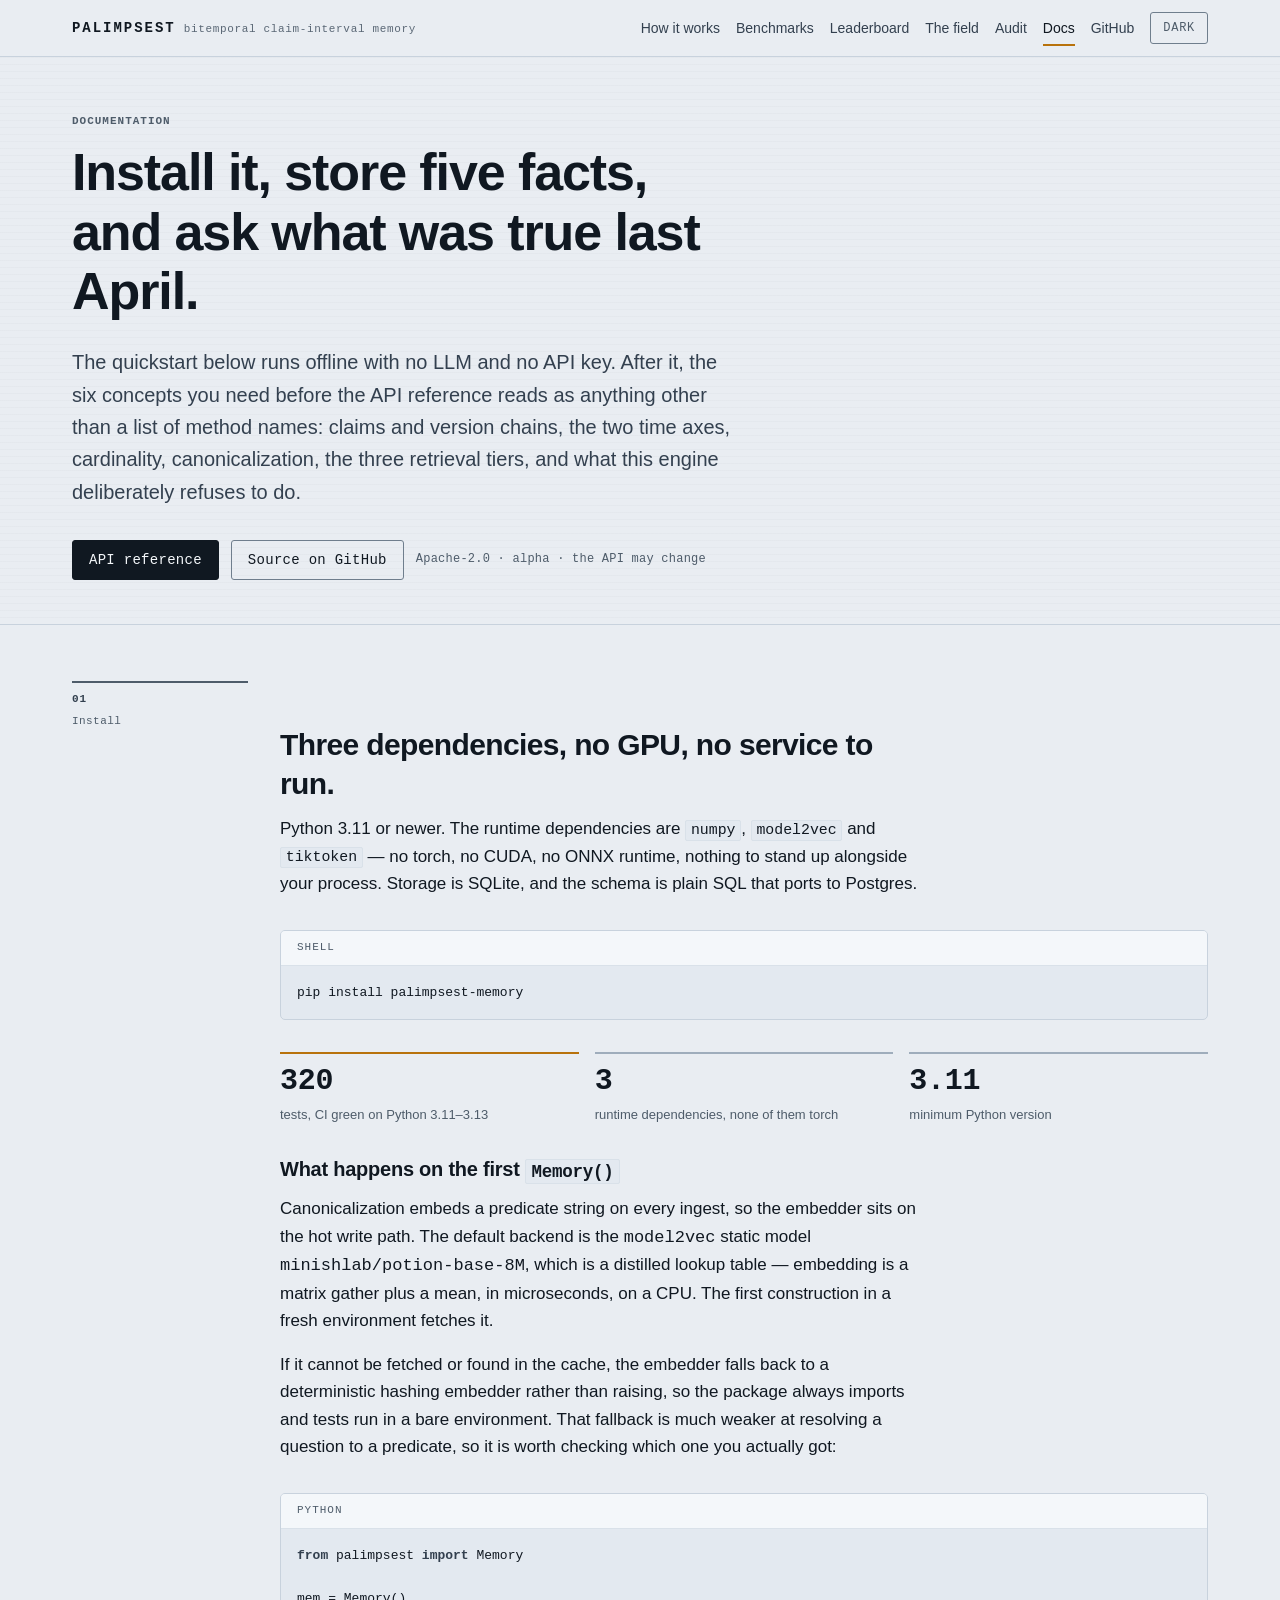
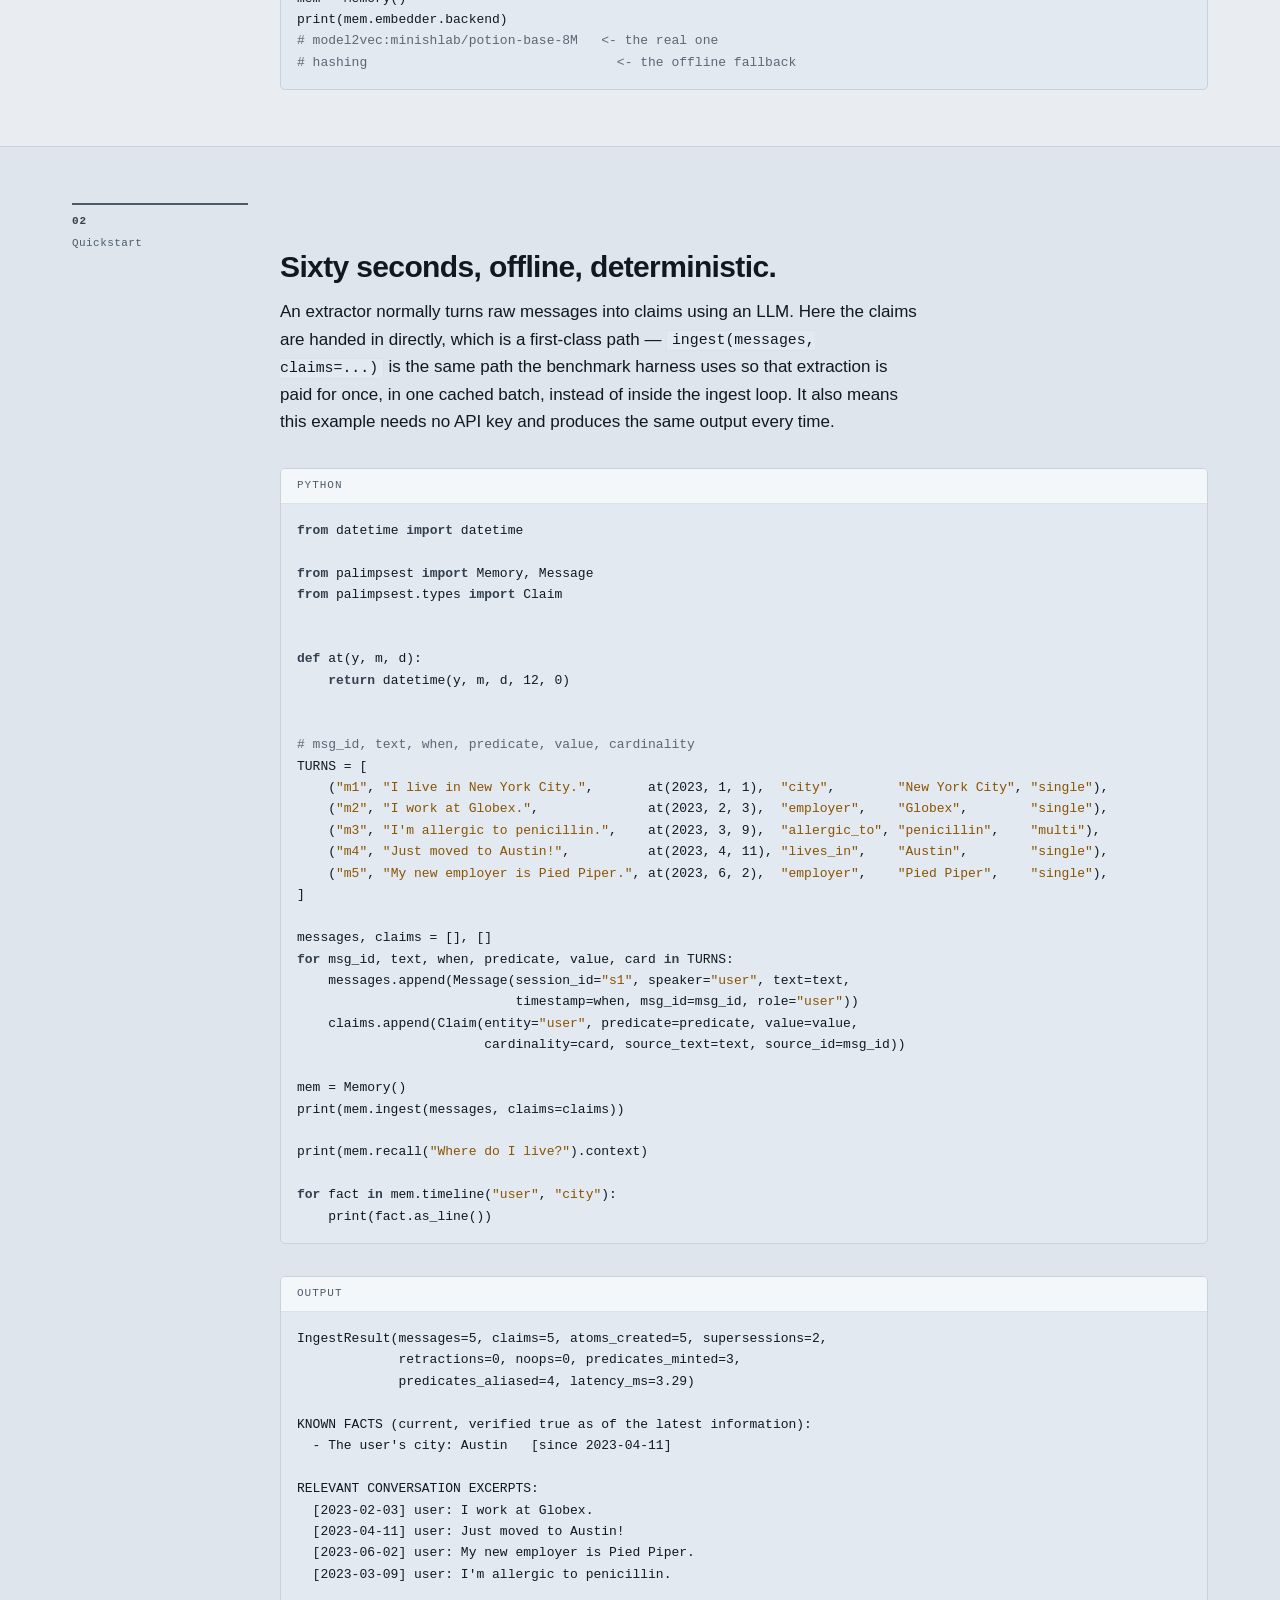
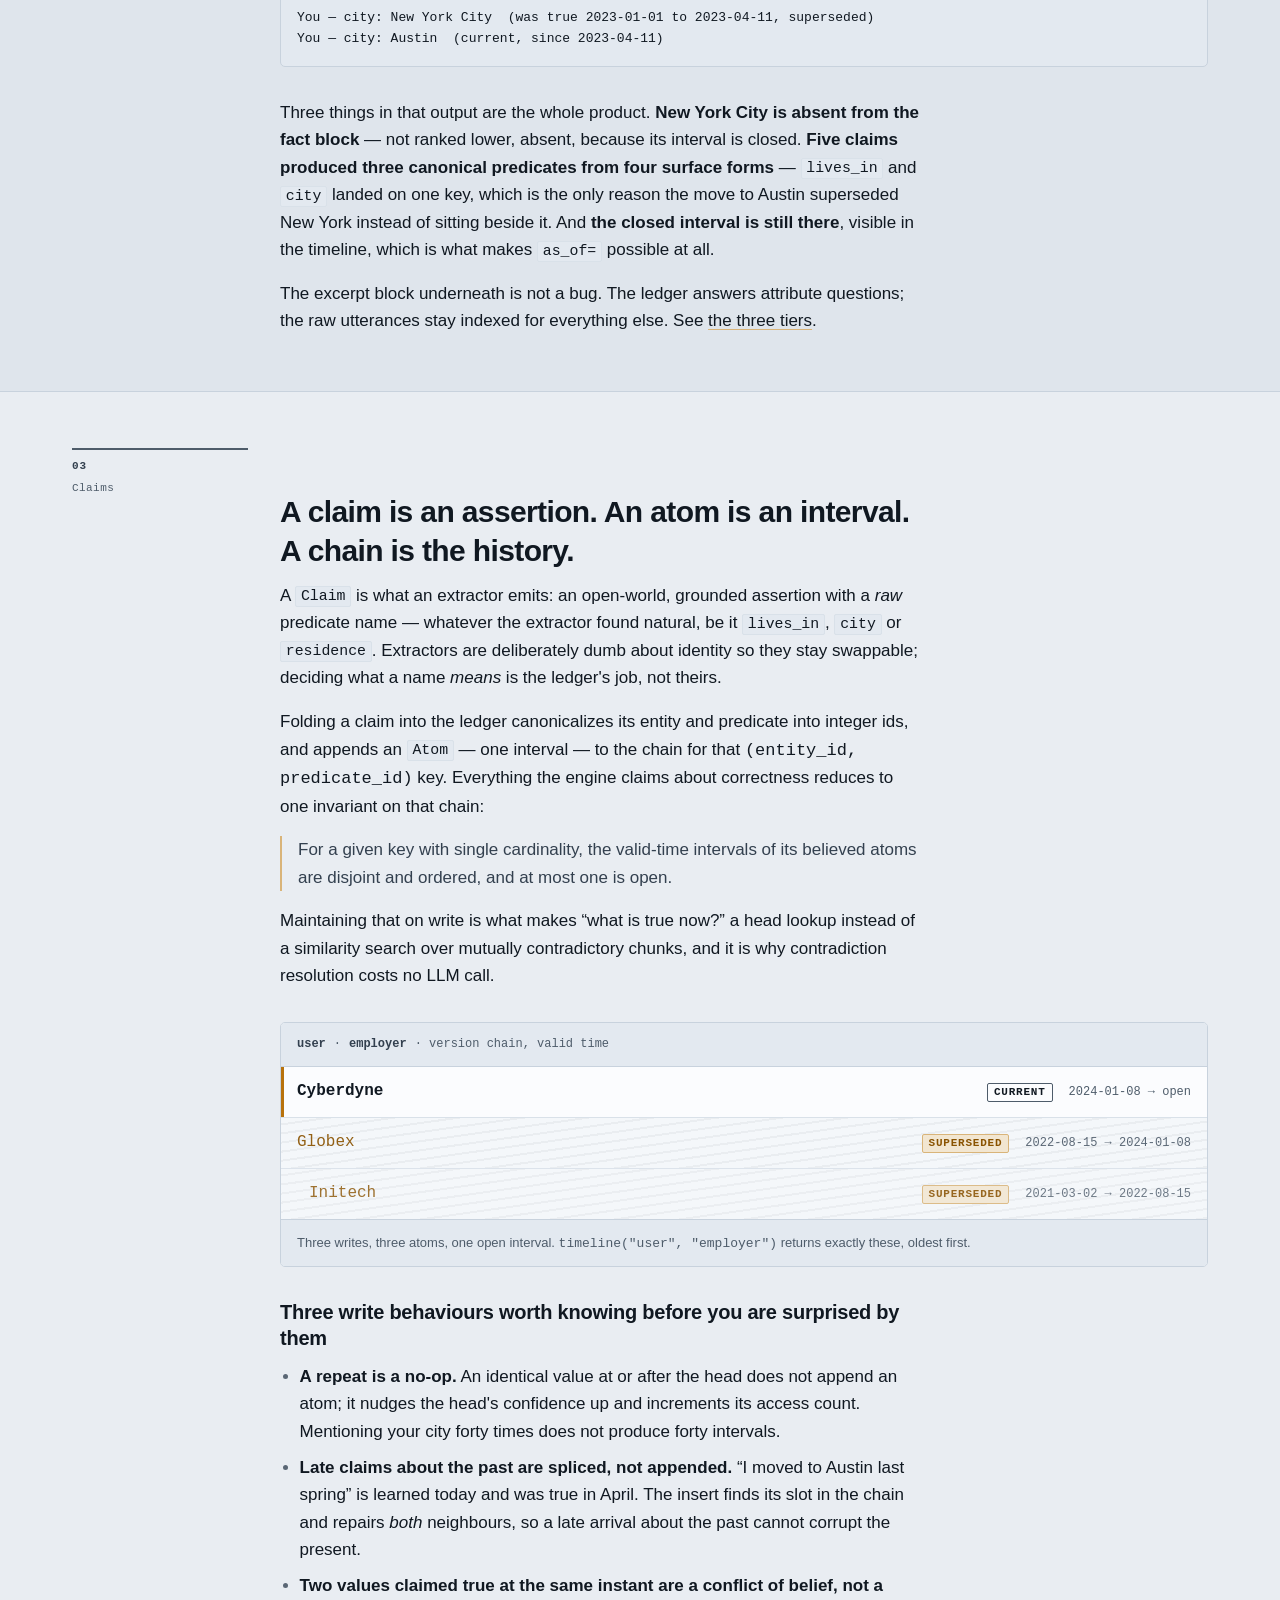
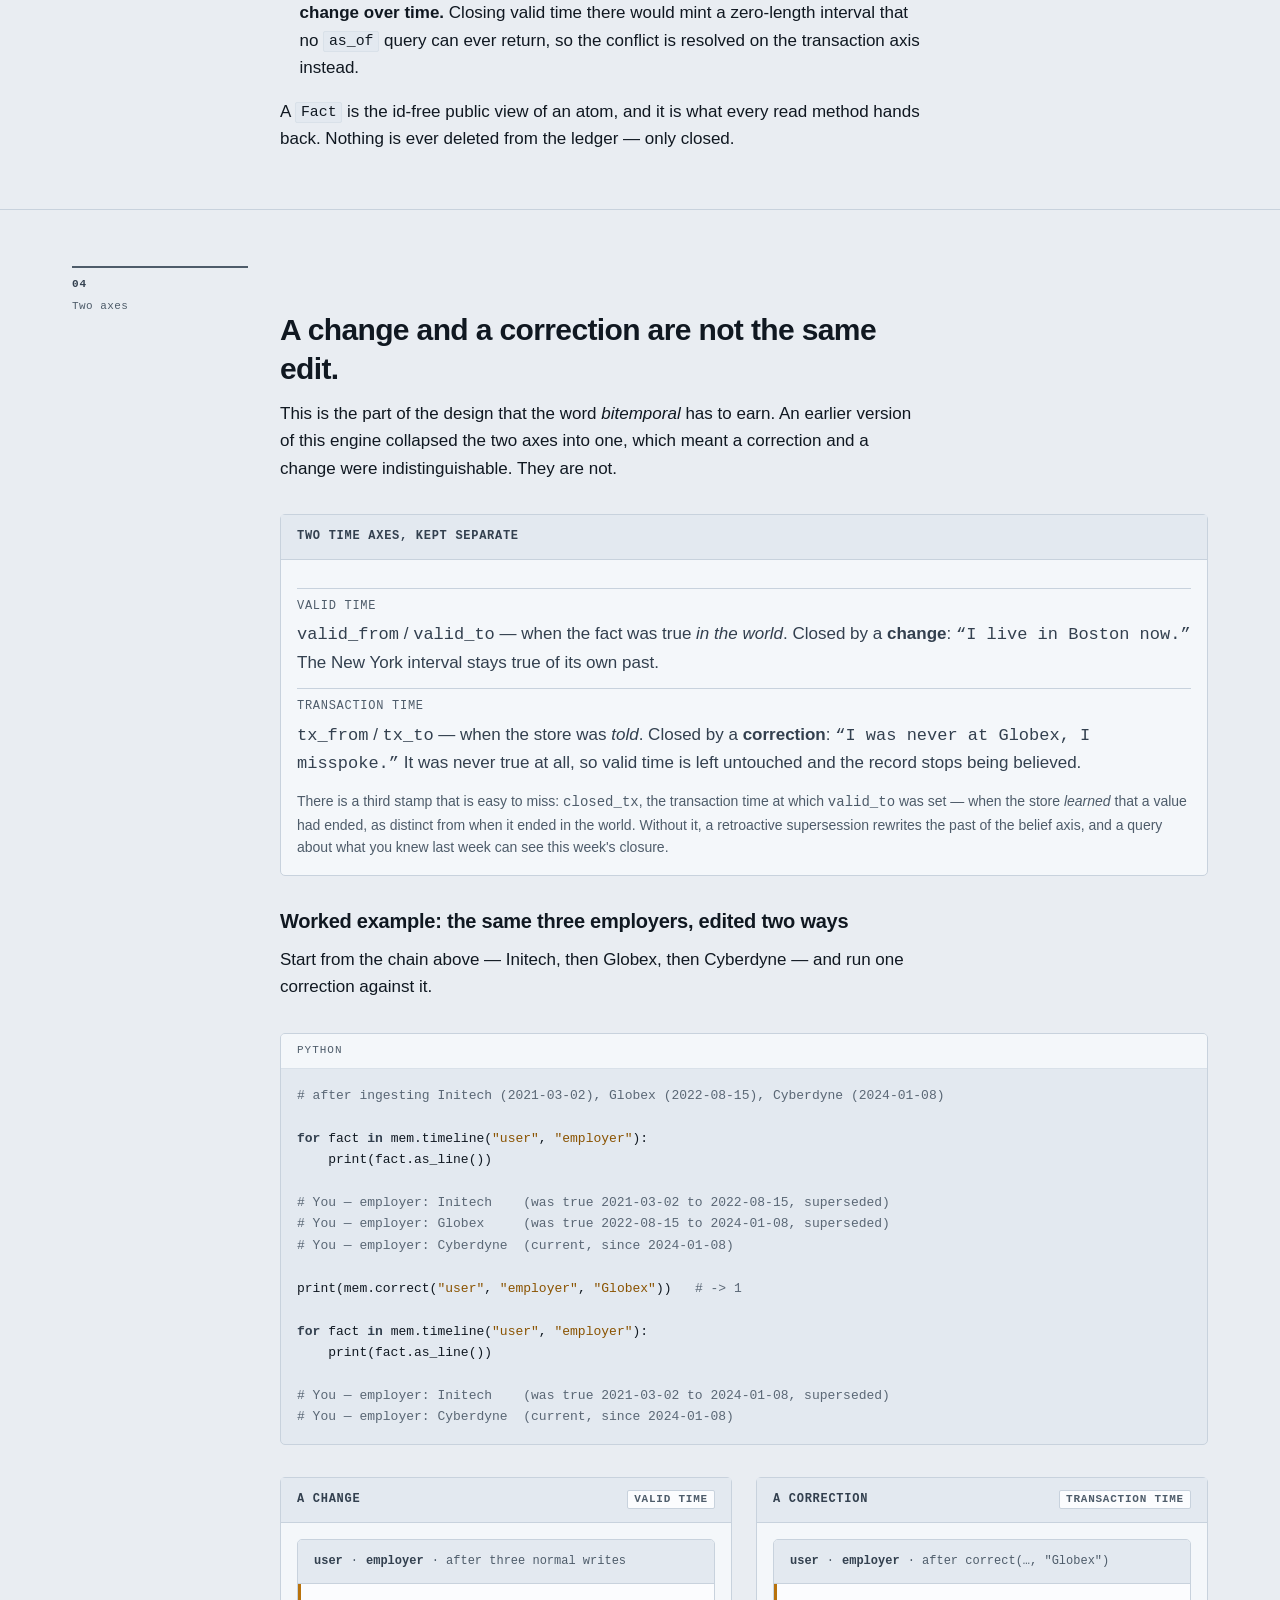
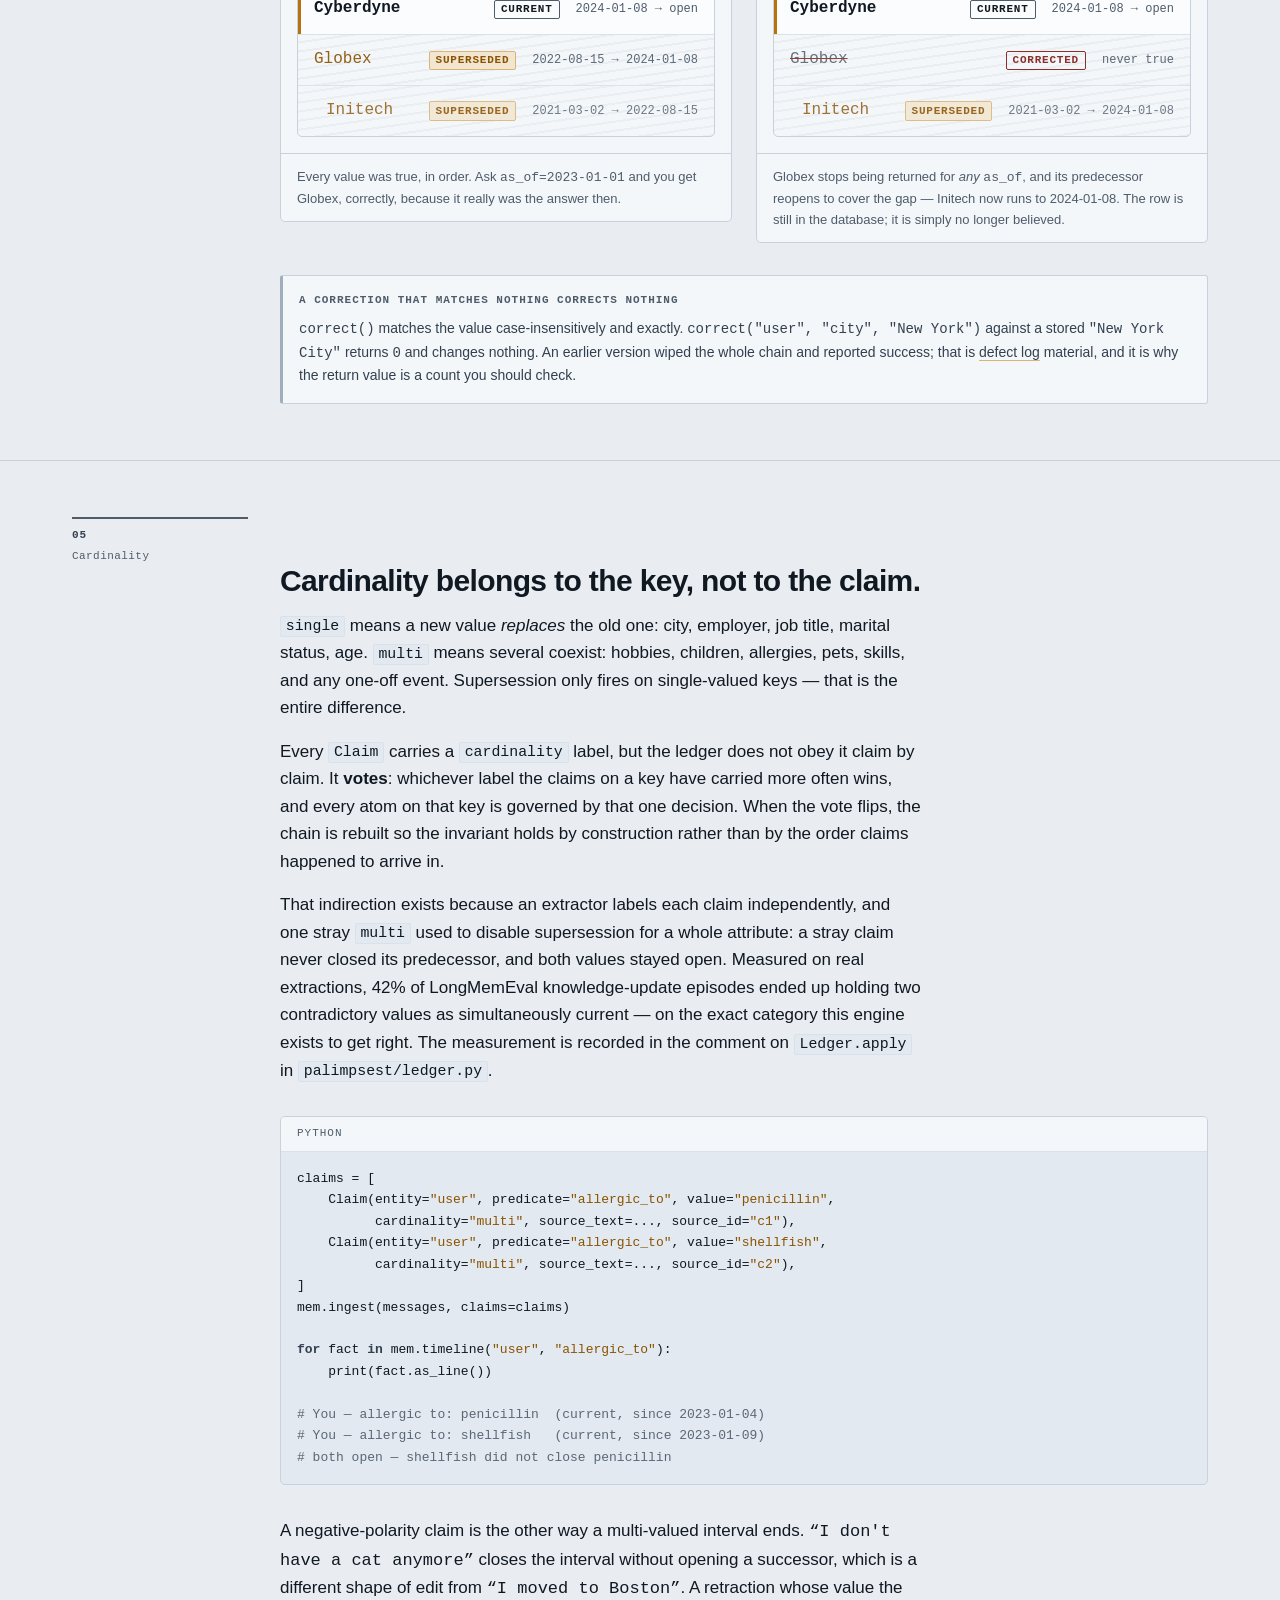
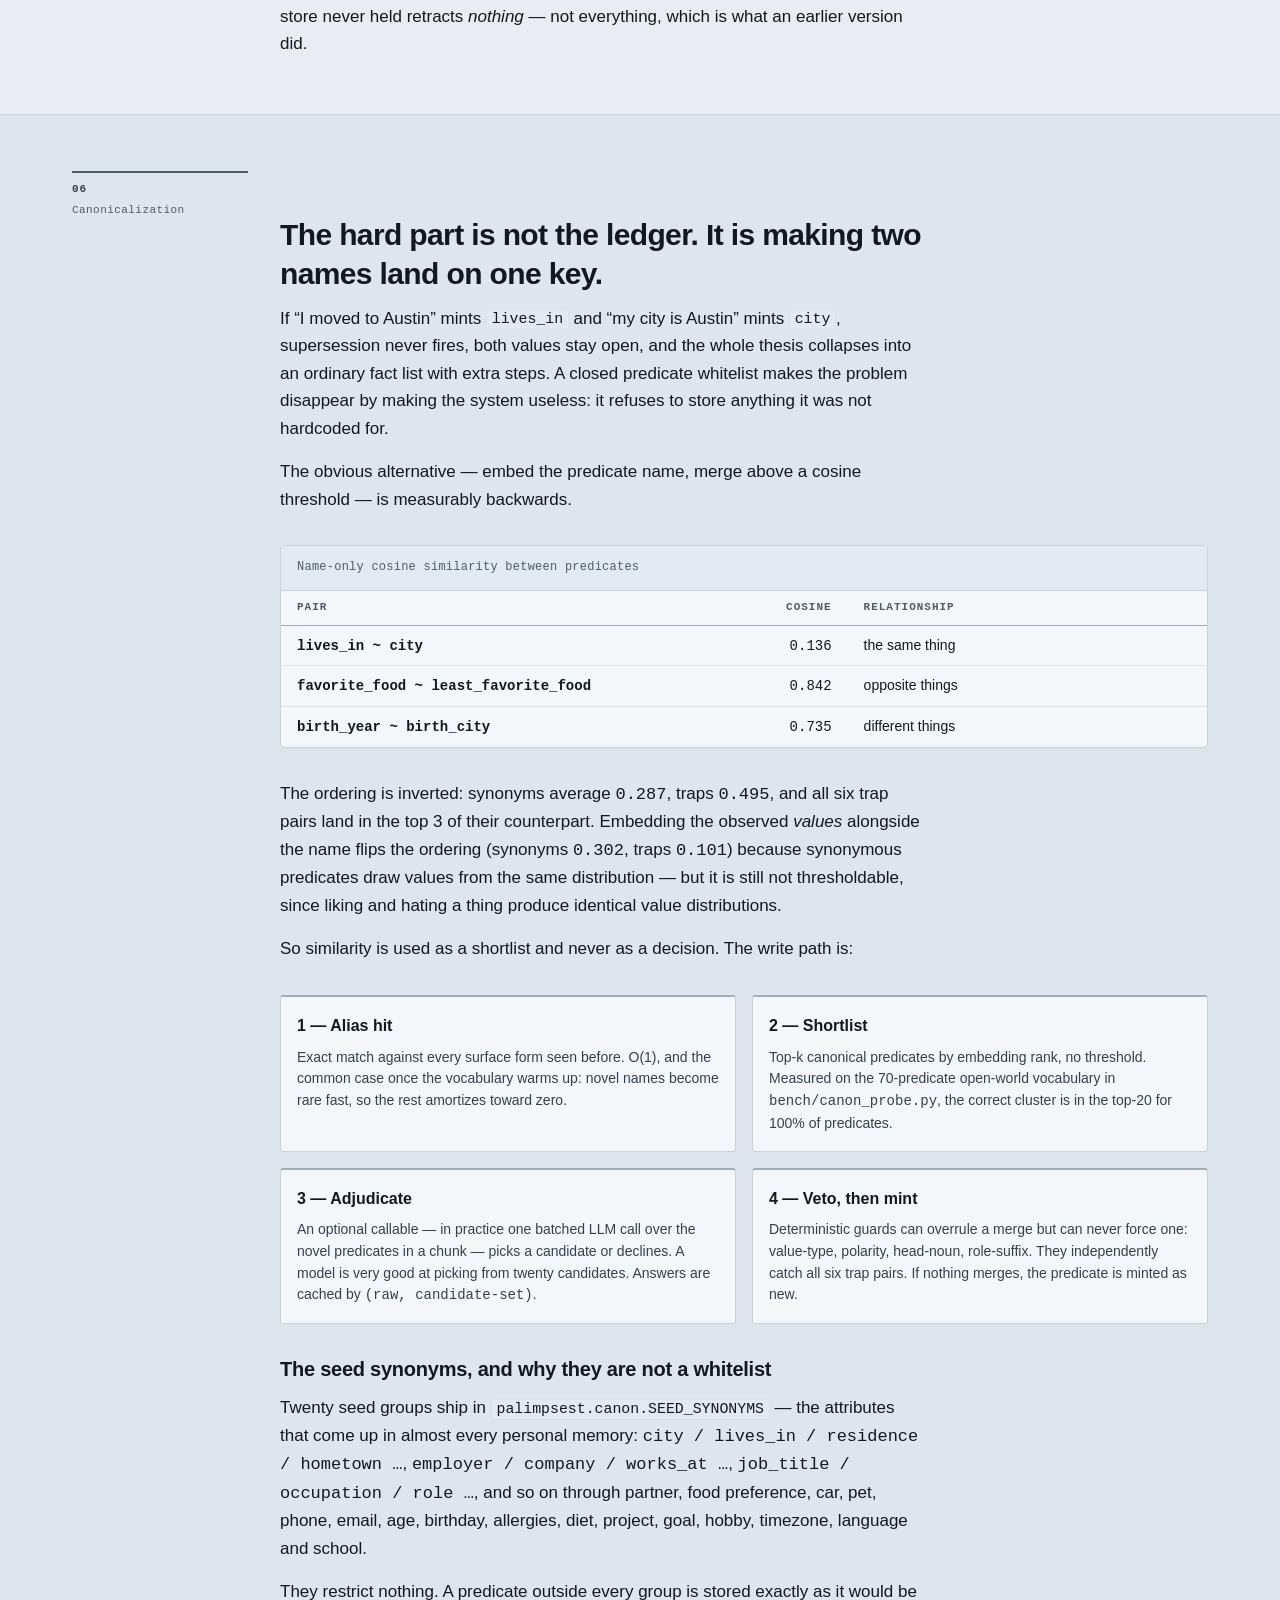
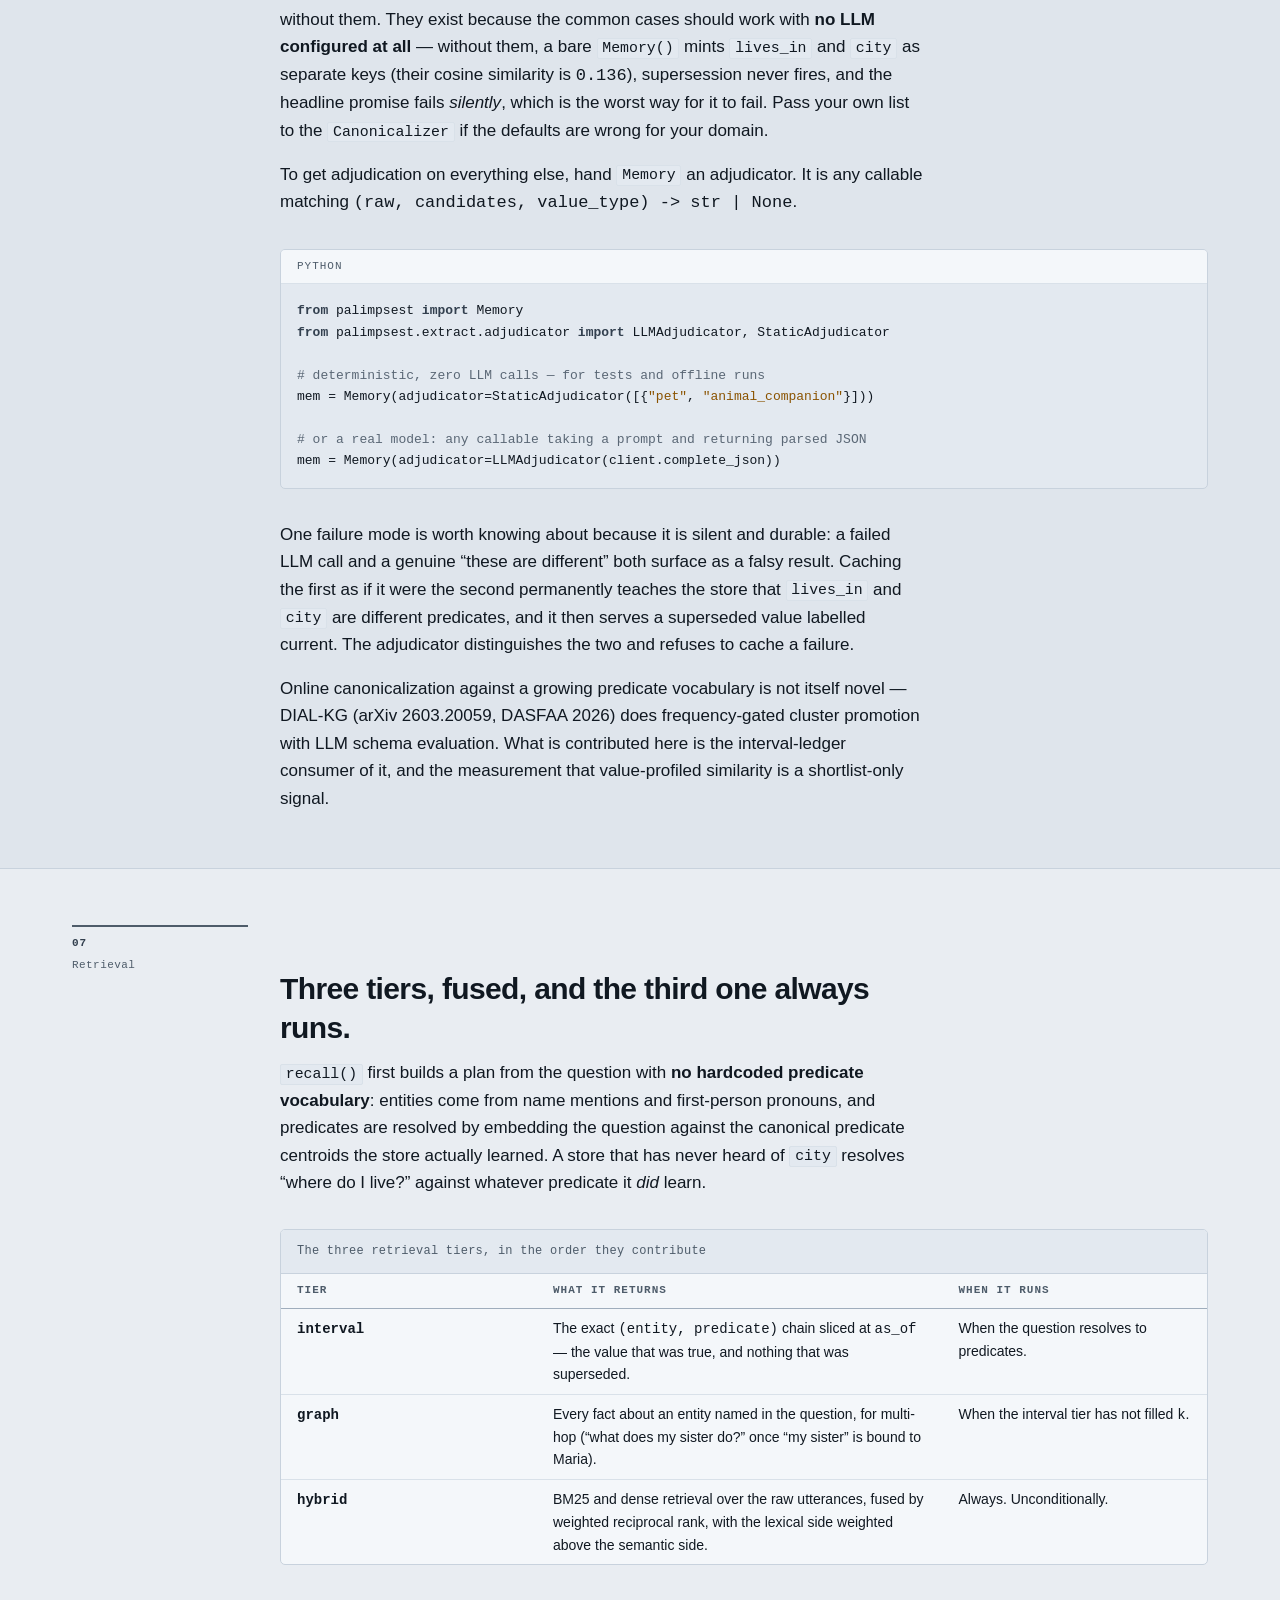
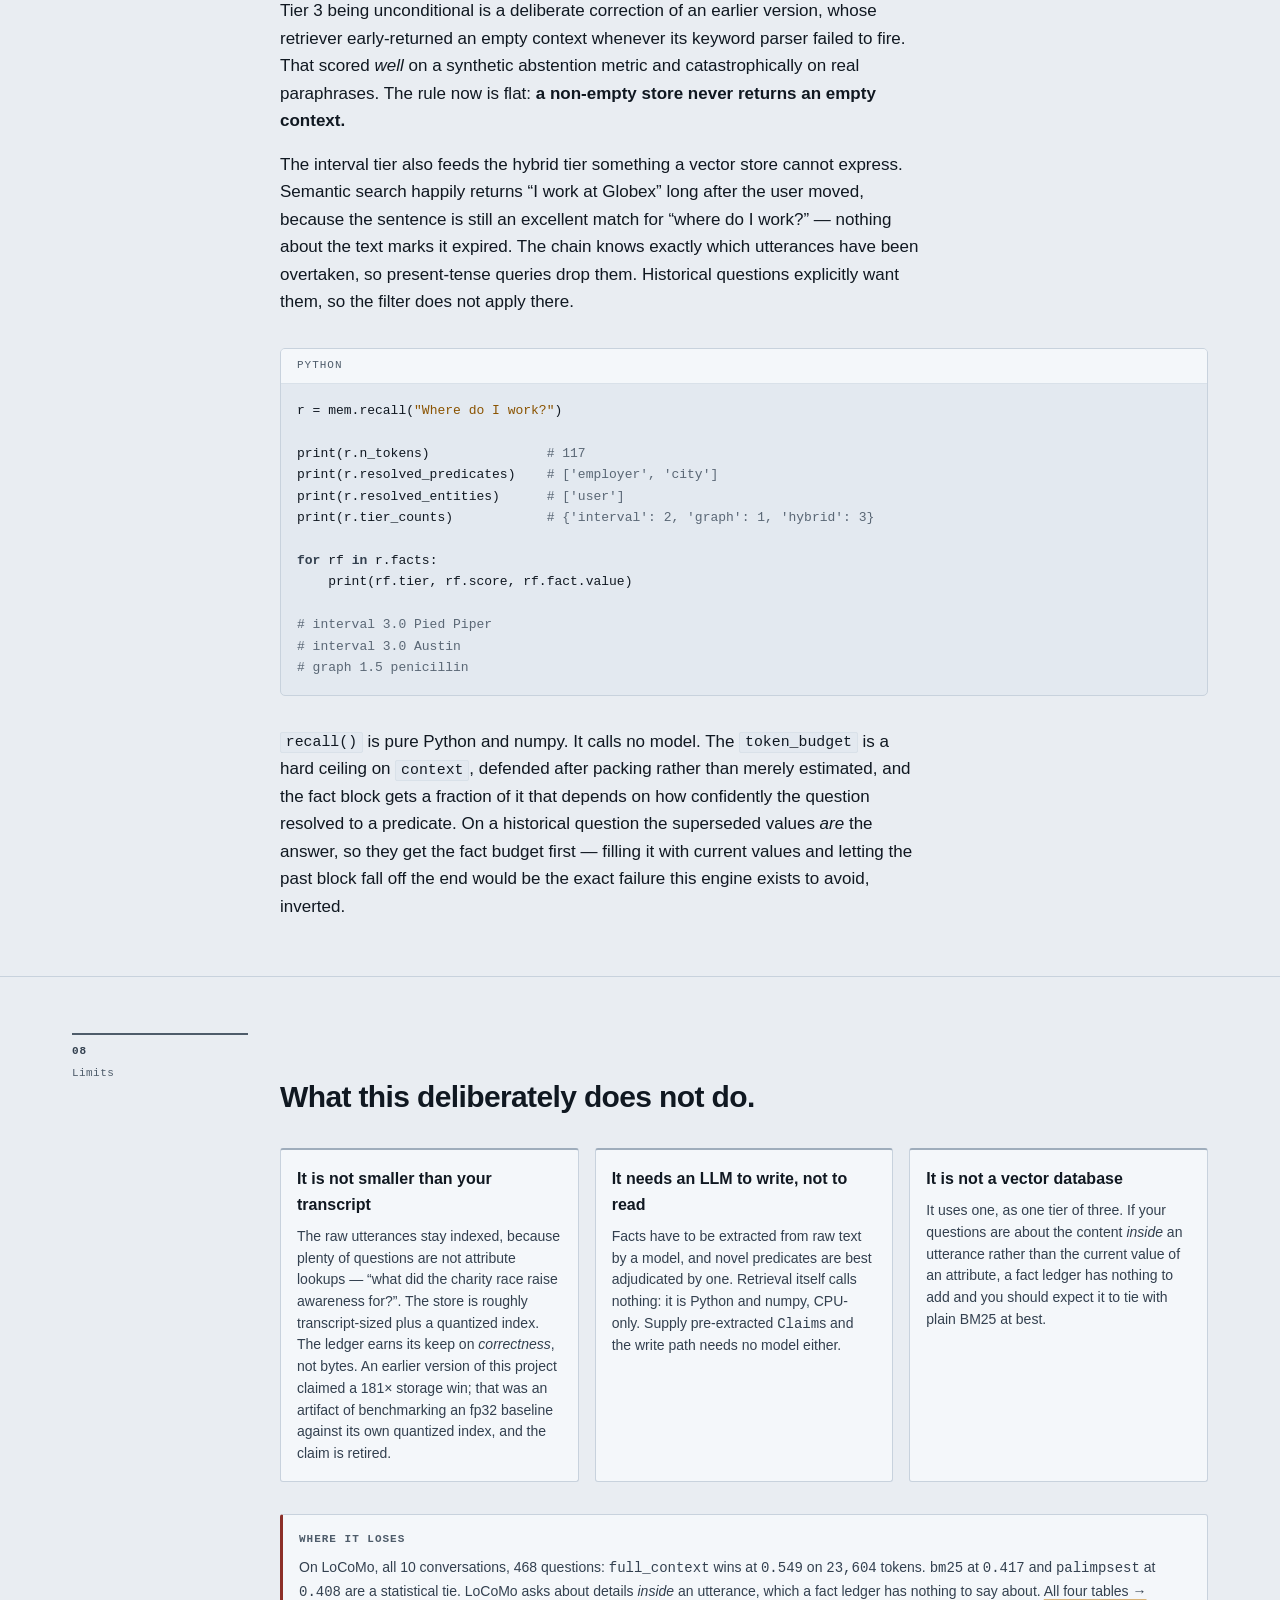
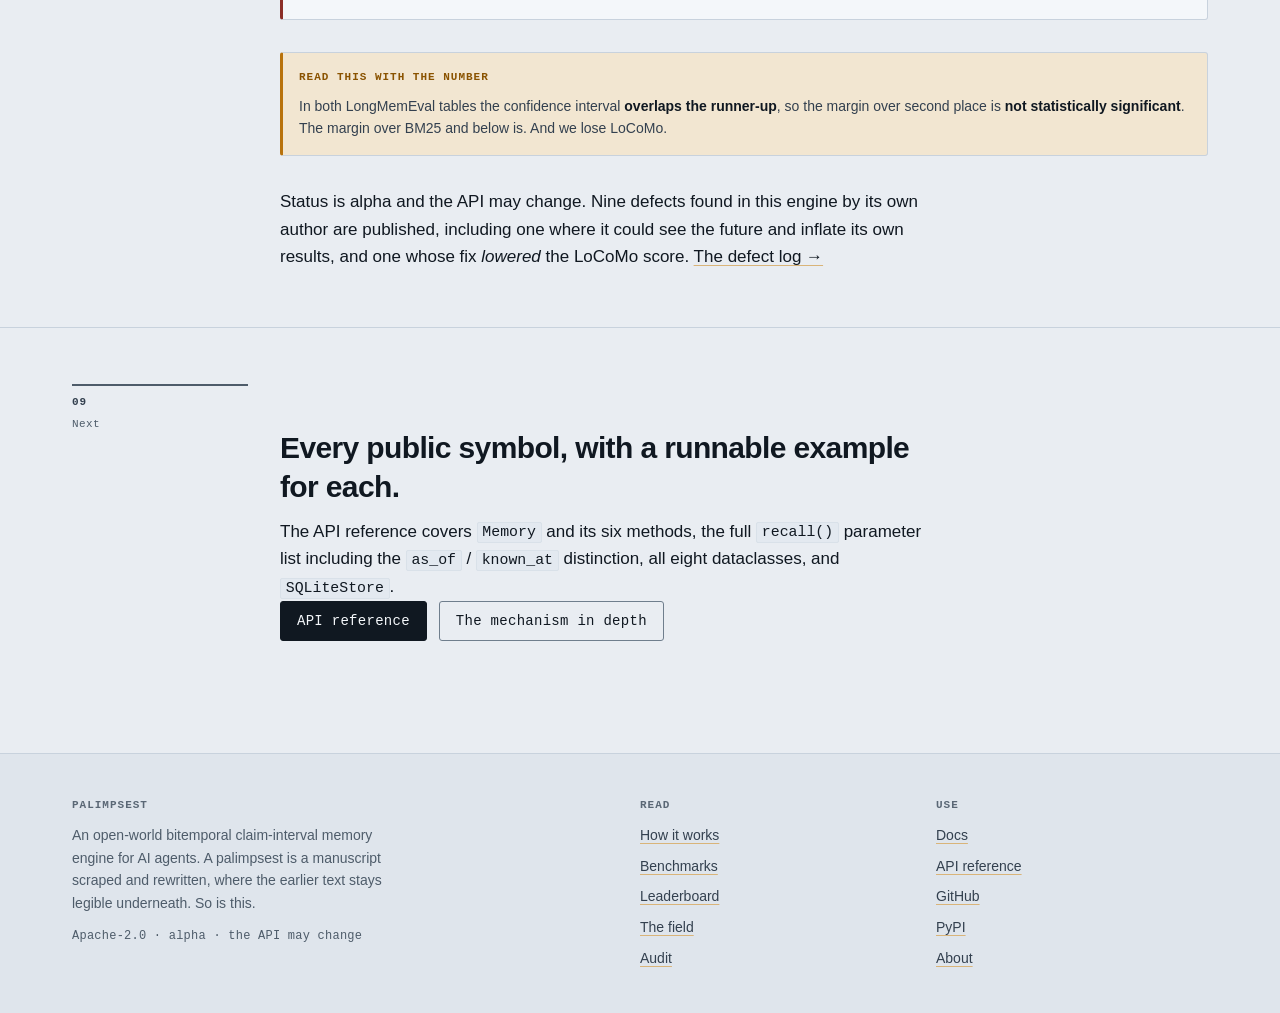
<file: site/docs/index.html>
<!DOCTYPE html>
<html lang="en">
<head>
<meta charset="utf-8">
<meta name="viewport" content="width=device-width, initial-scale=1">
<title>Docs — Palimpsest</title>
<meta name="description" content="Install Palimpsest, run a 60-second quickstart offline, and learn the concepts: claims and version chains, valid vs transaction time, cardinality, canonicalization, and the three retrieval tiers.">
<link rel="stylesheet" href="../assets/site.css">
<script src="../assets/site.js"></script>
</head>
<body>

<a class="skip-link" href="#main">Skip to content</a>

<header class="site-header" data-nav="closed">
  <div class="wrap site-header__inner">
    <a class="brand" href="../index.html">
      <span class="brand__name">Palimpsest</span>
      <span class="brand__note">bitemporal claim-interval memory</span>
    </a>

    <nav class="nav" aria-label="Primary">
      <ul class="nav-list">
        <li><a href="../how-it-works.html">How it works</a></li>
        <li><a href="../benchmarks/index.html">Benchmarks</a></li>
        <li><a href="../leaderboard/index.html">Leaderboard</a></li>
        <li><a href="../field.html">The field</a></li>
        <li><a href="../audit/index.html">Audit</a></li>
        <li><a href="index.html" aria-current="page">Docs</a></li>
        <li><a href="https://github.com/joe51111jwd/palimpsest">GitHub</a></li>
      </ul>
    </nav>

    <button class="nav-toggle" type="button" data-nav-toggle aria-expanded="false">Menu</button>
    <button class="theme-toggle" type="button" data-theme-toggle>Dark</button>
  </div>
</header>

<main id="main">

  <!-- ============ Hero ============ -->
  <section class="hero">
    <div class="wrap">
      <p class="eyebrow">Documentation</p>
      <h1 class="hero__title">Install it, store five facts, and ask what was true last April.</h1>
      <p class="hero__lede">
        The quickstart below runs offline with no LLM and no API key. After it, the six concepts
        you need before the API reference reads as anything other than a list of method names:
        claims and version chains, the two time axes, cardinality, canonicalization, the three
        retrieval tiers, and what this engine deliberately refuses to do.
      </p>
      <div class="hero__actions">
        <a class="btn" href="api.html">API reference</a>
        <a class="btn btn--ghost" href="https://github.com/joe51111jwd/palimpsest">Source on GitHub</a>
        <span class="meta">Apache-2.0 &middot; alpha &middot; the API may change</span>
      </div>
    </div>
  </section>

  <!-- ============ 01 Install ============ -->
  <section class="section" id="install">
    <div class="wrap section-grid">
      <div class="section-rail"><b>01</b><span>Install</span></div>

      <div class="stack-lg">
        <div class="prose">
          <h2>Three dependencies, no GPU, no service to run.</h2>
          <p>
            Python 3.11 or newer. The runtime dependencies are <code>numpy</code>,
            <code>model2vec</code> and <code>tiktoken</code> &mdash; no torch, no CUDA, no ONNX
            runtime, nothing to stand up alongside your process. Storage is SQLite, and the schema
            is plain SQL that ports to Postgres.
          </p>
        </div>

        <div class="code">
          <div class="code__label">shell</div>
<pre><code>pip install palimpsest-memory</code></pre>
        </div>

        <div class="grid-3">
          <div class="stat stat--accent">
            <span class="stat__value">320</span>
            <span class="stat__label">tests, CI green on Python 3.11&ndash;3.13</span>
          </div>
          <div class="stat">
            <span class="stat__value">3</span>
            <span class="stat__label">runtime dependencies, none of them torch</span>
          </div>
          <div class="stat">
            <span class="stat__value">3.11</span>
            <span class="stat__label">minimum Python version</span>
          </div>
        </div>

        <div class="prose">
          <h3>What happens on the first <code>Memory()</code></h3>
          <p>
            Canonicalization embeds a predicate string on every ingest, so the embedder sits on the
            hot write path. The default backend is the <span class="mono">model2vec</span> static
            model <span class="mono">minishlab/potion-base-8M</span>, which is a distilled lookup
            table &mdash; embedding is a matrix gather plus a mean, in microseconds, on a CPU. The
            first construction in a fresh environment fetches it.
          </p>
          <p>
            If it cannot be fetched or found in the cache, the embedder falls back to a
            deterministic hashing embedder rather than raising, so the package always imports and
            tests run in a bare environment. That fallback is much weaker at resolving a question
            to a predicate, so it is worth checking which one you actually got:
          </p>
        </div>

        <div class="code">
          <div class="code__label">python</div>
<pre><code><span class="k">from</span> palimpsest <span class="k">import</span> Memory

mem = Memory()
print(mem.embedder.backend)
<span class="c"># model2vec:minishlab/potion-base-8M   &lt;- the real one</span>
<span class="c"># hashing                                &lt;- the offline fallback</span></code></pre>
        </div>
      </div>
    </div>
  </section>

  <!-- ============ 02 Quickstart ============ -->
  <section class="section section--sunken" id="quickstart">
    <div class="wrap section-grid">
      <div class="section-rail"><b>02</b><span>Quickstart</span></div>

      <div class="stack-lg">
        <div class="prose">
          <h2>Sixty seconds, offline, deterministic.</h2>
          <p>
            An extractor normally turns raw messages into claims using an LLM. Here the claims are
            handed in directly, which is a first-class path &mdash;
            <code>ingest(messages, claims=...)</code> is the same path the benchmark harness uses so
            that extraction is paid for once, in one cached batch, instead of inside the ingest
            loop. It also means this example needs no API key and produces the same output every
            time.
          </p>
        </div>

        <div class="code">
          <div class="code__label">python</div>
<pre><code><span class="k">from</span> datetime <span class="k">import</span> datetime

<span class="k">from</span> palimpsest <span class="k">import</span> Memory, Message
<span class="k">from</span> palimpsest.types <span class="k">import</span> Claim


<span class="k">def</span> at(y, m, d):
    <span class="k">return</span> datetime(y, m, d, 12, 0)


<span class="c"># msg_id, text, when, predicate, value, cardinality</span>
TURNS = [
    (<span class="s">"m1"</span>, <span class="s">"I live in New York City."</span>,       at(2023, 1, 1),  <span class="s">"city"</span>,        <span class="s">"New York City"</span>, <span class="s">"single"</span>),
    (<span class="s">"m2"</span>, <span class="s">"I work at Globex."</span>,              at(2023, 2, 3),  <span class="s">"employer"</span>,    <span class="s">"Globex"</span>,        <span class="s">"single"</span>),
    (<span class="s">"m3"</span>, <span class="s">"I'm allergic to penicillin."</span>,    at(2023, 3, 9),  <span class="s">"allergic_to"</span>, <span class="s">"penicillin"</span>,    <span class="s">"multi"</span>),
    (<span class="s">"m4"</span>, <span class="s">"Just moved to Austin!"</span>,          at(2023, 4, 11), <span class="s">"lives_in"</span>,    <span class="s">"Austin"</span>,        <span class="s">"single"</span>),
    (<span class="s">"m5"</span>, <span class="s">"My new employer is Pied Piper."</span>, at(2023, 6, 2),  <span class="s">"employer"</span>,    <span class="s">"Pied Piper"</span>,    <span class="s">"single"</span>),
]

messages, claims = [], []
<span class="k">for</span> msg_id, text, when, predicate, value, card <span class="k">in</span> TURNS:
    messages.append(Message(session_id=<span class="s">"s1"</span>, speaker=<span class="s">"user"</span>, text=text,
                            timestamp=when, msg_id=msg_id, role=<span class="s">"user"</span>))
    claims.append(Claim(entity=<span class="s">"user"</span>, predicate=predicate, value=value,
                        cardinality=card, source_text=text, source_id=msg_id))

mem = Memory()
print(mem.ingest(messages, claims=claims))

print(mem.recall(<span class="s">"Where do I live?"</span>).context)

<span class="k">for</span> fact <span class="k">in</span> mem.timeline(<span class="s">"user"</span>, <span class="s">"city"</span>):
    print(fact.as_line())</code></pre>
        </div>

        <div class="code">
          <div class="code__label">output</div>
<pre><code>IngestResult(messages=5, claims=5, atoms_created=5, supersessions=2,
             retractions=0, noops=0, predicates_minted=3,
             predicates_aliased=4, latency_ms=3.29)

KNOWN FACTS (current, verified true as of the latest information):
  - The user's city: Austin   [since 2023-04-11]

RELEVANT CONVERSATION EXCERPTS:
  [2023-02-03] user: I work at Globex.
  [2023-04-11] user: Just moved to Austin!
  [2023-06-02] user: My new employer is Pied Piper.
  [2023-03-09] user: I'm allergic to penicillin.

You &mdash; city: New York City  (was true 2023-01-01 to 2023-04-11, superseded)
You &mdash; city: Austin  (current, since 2023-04-11)</code></pre>
        </div>

        <div class="prose">
          <p>
            Three things in that output are the whole product. <strong>New York City is absent from
            the fact block</strong> &mdash; not ranked lower, absent, because its interval is closed.
            <strong>Five claims produced three canonical predicates from four surface forms</strong>
            &mdash; <code>lives_in</code> and <code>city</code> landed on one key, which is the only
            reason the move to Austin superseded New York instead of sitting beside it.
            And <strong>the closed interval is still there</strong>, visible in the timeline, which
            is what makes <code>as_of=</code> possible at all.
          </p>
          <p>
            The excerpt block underneath is not a bug. The ledger answers attribute questions; the
            raw utterances stay indexed for everything else. See
            <a href="#tiers">the three tiers</a>.
          </p>
        </div>
      </div>
    </div>
  </section>

  <!-- ============ 03 Claims and the chain ============ -->
  <section class="section" id="claims">
    <div class="wrap section-grid">
      <div class="section-rail"><b>03</b><span>Claims</span></div>

      <div class="stack-lg">
        <div class="prose">
          <h2>A claim is an assertion. An atom is an interval. A chain is the history.</h2>
          <p>
            A <code>Claim</code> is what an extractor emits: an open-world, grounded assertion with
            a <em>raw</em> predicate name &mdash; whatever the extractor found natural, be it
            <code>lives_in</code>, <code>city</code> or <code>residence</code>. Extractors are
            deliberately dumb about identity so they stay swappable; deciding what a name
            <em>means</em> is the ledger's job, not theirs.
          </p>
          <p>
            Folding a claim into the ledger canonicalizes its entity and predicate into integer ids,
            and appends an <code>Atom</code> &mdash; one interval &mdash; to the chain for that
            <span class="mono">(entity_id, predicate_id)</span> key. Everything the engine claims
            about correctness reduces to one invariant on that chain:
          </p>
          <blockquote>
            For a given key with single cardinality, the valid-time intervals of its believed atoms
            are disjoint and ordered, and at most one is open.
          </blockquote>
          <p>
            Maintaining that on write is what makes &ldquo;what is true now?&rdquo; a head lookup
            instead of a similarity search over mutually contradictory chunks, and it is why
            contradiction resolution costs no LLM call.
          </p>
        </div>

        <div class="stratum">
          <div class="stratum__key">
            <b>user</b> <span>&middot;</span> <b>employer</b>
            <span>&middot; version chain, valid time</span>
          </div>
          <div class="stratum__layers">
            <div class="stratum-layer is-current">
              <span class="stratum-layer__value">Cyberdyne</span>
              <span class="pill pill--current">current</span>
              <span class="stratum-layer__range">2024-01-08 &rarr; open</span>
            </div>
            <div class="stratum-layer is-superseded">
              <span class="stratum-layer__value">Globex</span>
              <span class="pill pill--superseded">superseded</span>
              <span class="stratum-layer__range">2022-08-15 &rarr; 2024-01-08</span>
            </div>
            <div class="stratum-layer is-superseded">
              <span class="stratum-layer__value">Initech</span>
              <span class="pill pill--superseded">superseded</span>
              <span class="stratum-layer__range">2021-03-02 &rarr; 2022-08-15</span>
            </div>
          </div>
          <div class="stratum__note">
            Three writes, three atoms, one open interval. <span class="mono">timeline("user",
            "employer")</span> returns exactly these, oldest first.
          </div>
        </div>

        <div class="prose">
          <h3>Three write behaviours worth knowing before you are surprised by them</h3>
          <ul>
            <li>
              <strong>A repeat is a no-op.</strong> An identical value at or after the head does not
              append an atom; it nudges the head's confidence up and increments its access count.
              Mentioning your city forty times does not produce forty intervals.
            </li>
            <li>
              <strong>Late claims about the past are spliced, not appended.</strong>
              &ldquo;I moved to Austin last spring&rdquo; is learned today and was true in April.
              The insert finds its slot in the chain and repairs <em>both</em> neighbours, so a late
              arrival about the past cannot corrupt the present.
            </li>
            <li>
              <strong>Two values claimed true at the same instant are a conflict of belief, not a
              change over time.</strong> Closing valid time there would mint a zero-length interval
              that no <code>as_of</code> query can ever return, so the conflict is resolved on the
              transaction axis instead.
            </li>
          </ul>
          <p>
            A <code>Fact</code> is the id-free public view of an atom, and it is what every read
            method hands back. Nothing is ever deleted from the ledger &mdash; only closed.
          </p>
        </div>
      </div>
    </div>
  </section>

  <!-- ============ 04 Two time axes ============ -->
  <section class="section" id="time">
    <div class="wrap section-grid">
      <div class="section-rail"><b>04</b><span>Two axes</span></div>

      <div class="stack-lg">
        <div class="prose">
          <h2>A change and a correction are not the same edit.</h2>
          <p>
            This is the part of the design that the word <em>bitemporal</em> has to earn. An earlier
            version of this engine collapsed the two axes into one, which meant a correction and a
            change were indistinguishable. They are not.
          </p>
        </div>

        <div class="panel">
          <div class="panel__head"><span class="panel__title">Two time axes, kept separate</span></div>
          <div class="panel__body">
            <dl class="dl-axes">
              <dt>Valid time</dt>
              <dd>
                <span class="mono">valid_from</span> / <span class="mono">valid_to</span> &mdash;
                when the fact was true <em>in the world</em>. Closed by a <strong>change</strong>:
                <span class="mono">&ldquo;I live in Boston now.&rdquo;</span> The New York interval
                stays true of its own past.
              </dd>
              <dt>Transaction time</dt>
              <dd>
                <span class="mono">tx_from</span> / <span class="mono">tx_to</span> &mdash; when the
                store was <em>told</em>. Closed by a <strong>correction</strong>:
                <span class="mono">&ldquo;I was never at Globex, I misspoke.&rdquo;</span> It was
                never true at all, so valid time is left untouched and the record stops being
                believed.
              </dd>
            </dl>
            <p class="meta-note">
              There is a third stamp that is easy to miss: <span class="mono">closed_tx</span>, the
              transaction time at which <span class="mono">valid_to</span> was set &mdash; when the
              store <em>learned</em> that a value had ended, as distinct from when it ended in the
              world. Without it, a retroactive supersession rewrites the past of the belief axis,
              and a query about what you knew last week can see this week's closure.
            </p>
          </div>
        </div>

        <div class="prose">
          <h3>Worked example: the same three employers, edited two ways</h3>
          <p>
            Start from the chain above &mdash; Initech, then Globex, then Cyberdyne &mdash; and run
            one correction against it.
          </p>
        </div>

        <div class="code">
          <div class="code__label">python</div>
<pre><code><span class="c"># after ingesting Initech (2021-03-02), Globex (2022-08-15), Cyberdyne (2024-01-08)</span>

<span class="k">for</span> fact <span class="k">in</span> mem.timeline(<span class="s">"user"</span>, <span class="s">"employer"</span>):
    print(fact.as_line())

<span class="c"># You — employer: Initech    (was true 2021-03-02 to 2022-08-15, superseded)</span>
<span class="c"># You — employer: Globex     (was true 2022-08-15 to 2024-01-08, superseded)</span>
<span class="c"># You — employer: Cyberdyne  (current, since 2024-01-08)</span>

print(mem.correct(<span class="s">"user"</span>, <span class="s">"employer"</span>, <span class="s">"Globex"</span>))   <span class="c"># -&gt; 1</span>

<span class="k">for</span> fact <span class="k">in</span> mem.timeline(<span class="s">"user"</span>, <span class="s">"employer"</span>):
    print(fact.as_line())

<span class="c"># You — employer: Initech    (was true 2021-03-02 to 2024-01-08, superseded)</span>
<span class="c"># You — employer: Cyberdyne  (current, since 2024-01-08)</span></code></pre>
        </div>

        <div class="compare">
          <div class="panel">
            <div class="panel__head">
              <span class="panel__title">A change</span>
              <span class="pill">valid time</span>
            </div>
            <div class="panel__body">
              <div class="stratum">
                <div class="stratum__key">
                  <b>user</b> <span>&middot;</span> <b>employer</b>
                  <span>&middot; after three normal writes</span>
                </div>
                <div class="stratum__layers">
                  <div class="stratum-layer is-current">
                    <span class="stratum-layer__value">Cyberdyne</span>
                    <span class="pill pill--current">current</span>
                    <span class="stratum-layer__range">2024-01-08 &rarr; open</span>
                  </div>
                  <div class="stratum-layer is-superseded">
                    <span class="stratum-layer__value">Globex</span>
                    <span class="pill pill--superseded">superseded</span>
                    <span class="stratum-layer__range">2022-08-15 &rarr; 2024-01-08</span>
                  </div>
                  <div class="stratum-layer is-superseded">
                    <span class="stratum-layer__value">Initech</span>
                    <span class="pill pill--superseded">superseded</span>
                    <span class="stratum-layer__range">2021-03-02 &rarr; 2022-08-15</span>
                  </div>
                </div>
              </div>
            </div>
            <div class="panel__foot">
              Every value was true, in order. Ask <span class="mono">as_of=2023-01-01</span> and you
              get Globex, correctly, because it really was the answer then.
            </div>
          </div>

          <div class="panel">
            <div class="panel__head">
              <span class="panel__title">A correction</span>
              <span class="pill">transaction time</span>
            </div>
            <div class="panel__body">
              <div class="stratum">
                <div class="stratum__key">
                  <b>user</b> <span>&middot;</span> <b>employer</b>
                  <span>&middot; after correct(&hellip;, "Globex")</span>
                </div>
                <div class="stratum__layers">
                  <div class="stratum-layer is-current">
                    <span class="stratum-layer__value">Cyberdyne</span>
                    <span class="pill pill--current">current</span>
                    <span class="stratum-layer__range">2024-01-08 &rarr; open</span>
                  </div>
                  <div class="stratum-layer is-superseded is-corrected">
                    <span class="stratum-layer__value">Globex</span>
                    <span class="pill pill--corrected">corrected</span>
                    <span class="stratum-layer__range">never true</span>
                  </div>
                  <div class="stratum-layer is-superseded">
                    <span class="stratum-layer__value">Initech</span>
                    <span class="pill pill--superseded">superseded</span>
                    <span class="stratum-layer__range">2021-03-02 &rarr; 2024-01-08</span>
                  </div>
                </div>
              </div>
            </div>
            <div class="panel__foot">
              Globex stops being returned for <em>any</em> <span class="mono">as_of</span>, and its
              predecessor reopens to cover the gap &mdash; Initech now runs to 2024-01-08. The row
              is still in the database; it is simply no longer believed.
            </div>
          </div>
        </div>

        <div class="callout callout--note">
          <p class="callout__title">A correction that matches nothing corrects nothing</p>
          <p>
            <span class="mono">correct()</span> matches the value case-insensitively and exactly.
            <span class="mono">correct("user", "city", "New York")</span> against a stored
            <span class="mono">"New York City"</span> returns <span class="mono">0</span> and changes
            nothing. An earlier version wiped the whole chain and reported success; that is
            <a href="../audit/index.html">defect log</a> material, and it is why the return value is a
            count you should check.
          </p>
        </div>
      </div>
    </div>
  </section>

  <!-- ============ 05 Cardinality ============ -->
  <section class="section" id="cardinality">
    <div class="wrap section-grid">
      <div class="section-rail"><b>05</b><span>Cardinality</span></div>

      <div class="stack-lg">
        <div class="prose">
          <h2>Cardinality belongs to the key, not to the claim.</h2>
          <p>
            <code>single</code> means a new value <em>replaces</em> the old one: city, employer,
            job title, marital status, age. <code>multi</code> means several coexist: hobbies,
            children, allergies, pets, skills, and any one-off event. Supersession only fires on
            single-valued keys &mdash; that is the entire difference.
          </p>
          <p>
            Every <code>Claim</code> carries a <code>cardinality</code> label, but the ledger does
            not obey it claim by claim. It <strong>votes</strong>: whichever label the claims on a
            key have carried more often wins, and every atom on that key is governed by that one
            decision. When the vote flips, the chain is rebuilt so the invariant holds by
            construction rather than by the order claims happened to arrive in.
          </p>
          <p>
            That indirection exists because an extractor labels each claim independently, and one
            stray <code>multi</code> used to disable supersession for a whole attribute: a stray
            claim never closed its predecessor, and both values stayed open. Measured on real
            extractions, 42% of LongMemEval knowledge-update episodes ended up holding two
            contradictory values as simultaneously current &mdash; on the exact category this engine
            exists to get right. The measurement is recorded in the comment on
            <code>Ledger.apply</code> in <code>palimpsest/ledger.py</code>.
          </p>
        </div>

        <div class="code">
          <div class="code__label">python</div>
<pre><code>claims = [
    Claim(entity=<span class="s">"user"</span>, predicate=<span class="s">"allergic_to"</span>, value=<span class="s">"penicillin"</span>,
          cardinality=<span class="s">"multi"</span>, source_text=..., source_id=<span class="s">"c1"</span>),
    Claim(entity=<span class="s">"user"</span>, predicate=<span class="s">"allergic_to"</span>, value=<span class="s">"shellfish"</span>,
          cardinality=<span class="s">"multi"</span>, source_text=..., source_id=<span class="s">"c2"</span>),
]
mem.ingest(messages, claims=claims)

<span class="k">for</span> fact <span class="k">in</span> mem.timeline(<span class="s">"user"</span>, <span class="s">"allergic_to"</span>):
    print(fact.as_line())

<span class="c"># You — allergic to: penicillin  (current, since 2023-01-04)</span>
<span class="c"># You — allergic to: shellfish   (current, since 2023-01-09)</span>
<span class="c"># both open — shellfish did not close penicillin</span></code></pre>
        </div>

        <div class="prose">
          <p>
            A negative-polarity claim is the other way a multi-valued interval ends.
            <span class="mono">&ldquo;I don't have a cat anymore&rdquo;</span> closes the interval
            without opening a successor, which is a different shape of edit from
            <span class="mono">&ldquo;I moved to Boston&rdquo;</span>. A retraction whose value the
            store never held retracts <em>nothing</em> &mdash; not everything, which is what an
            earlier version did.
          </p>
        </div>
      </div>
    </div>
  </section>

  <!-- ============ 06 Canonicalization ============ -->
  <section class="section section--sunken" id="canon">
    <div class="wrap section-grid">
      <div class="section-rail"><b>06</b><span>Canonicalization</span></div>

      <div class="stack-lg">
        <div class="prose">
          <h2>The hard part is not the ledger. It is making two names land on one key.</h2>
          <p>
            If &ldquo;I moved to Austin&rdquo; mints <code>lives_in</code> and &ldquo;my city is
            Austin&rdquo; mints <code>city</code>, supersession never fires, both values stay open,
            and the whole thesis collapses into an ordinary fact list with extra steps. A closed
            predicate whitelist makes the problem disappear by making the system useless: it refuses
            to store anything it was not hardcoded for.
          </p>
          <p>
            The obvious alternative &mdash; embed the predicate name, merge above a cosine threshold
            &mdash; is measurably backwards.
          </p>
        </div>

        <div class="table-wrap" tabindex="0">
          <table class="data">
            <caption>Name-only cosine similarity between predicates</caption>
            <thead>
              <tr>
                <th scope="col" class="wrap-cell">pair</th>
                <th scope="col" class="num">cosine</th>
                <th scope="col" class="wrap-cell">relationship</th>
              </tr>
            </thead>
            <tbody>
              <tr>
                <th scope="row" class="mono wrap-cell">lives_in ~ city</th>
                <td class="num">0.136</td>
                <td class="wrap-cell">the same thing</td>
              </tr>
              <tr>
                <th scope="row" class="mono wrap-cell">favorite_food ~ least_favorite_food</th>
                <td class="num">0.842</td>
                <td class="wrap-cell">opposite things</td>
              </tr>
              <tr>
                <th scope="row" class="mono wrap-cell">birth_year ~ birth_city</th>
                <td class="num">0.735</td>
                <td class="wrap-cell">different things</td>
              </tr>
            </tbody>
          </table>
        </div>

        <div class="prose">
          <p>
            The ordering is inverted: synonyms average <span class="num">0.287</span>, traps
            <span class="num">0.495</span>, and all six trap pairs land in the top 3 of their
            counterpart. Embedding the observed <em>values</em> alongside the name flips the
            ordering (synonyms <span class="num">0.302</span>, traps <span class="num">0.101</span>)
            because synonymous predicates draw values from the same distribution &mdash; but it is
            still not thresholdable, since liking and hating a thing produce identical value
            distributions.
          </p>
          <p>So similarity is used as a shortlist and never as a decision. The write path is:</p>
        </div>

        <div class="grid-2">
          <div class="card">
            <p class="card__title">1 &mdash; Alias hit</p>
            <p class="card__body">
              Exact match against every surface form seen before. O(1), and the common case once the
              vocabulary warms up: novel names become rare fast, so the rest amortizes toward zero.
            </p>
          </div>
          <div class="card">
            <p class="card__title">2 &mdash; Shortlist</p>
            <p class="card__body">
              Top-k canonical predicates by embedding rank, no threshold. Measured on the
              70-predicate open-world vocabulary in <span class="mono">bench/canon_probe.py</span>,
              the correct cluster is in the top-20 for 100% of predicates.
            </p>
          </div>
          <div class="card">
            <p class="card__title">3 &mdash; Adjudicate</p>
            <p class="card__body">
              An optional callable &mdash; in practice one batched LLM call over the novel predicates
              in a chunk &mdash; picks a candidate or declines. A model is very good at picking from
              twenty candidates. Answers are cached by
              <span class="mono">(raw, candidate-set)</span>.
            </p>
          </div>
          <div class="card">
            <p class="card__title">4 &mdash; Veto, then mint</p>
            <p class="card__body">
              Deterministic guards can overrule a merge but can never force one: value-type,
              polarity, head-noun, role-suffix. They independently catch all six trap pairs. If
              nothing merges, the predicate is minted as new.
            </p>
          </div>
        </div>

        <div class="prose">
          <h3>The seed synonyms, and why they are not a whitelist</h3>
          <p>
            Twenty seed groups ship in <code>palimpsest.canon.SEED_SYNONYMS</code> &mdash; the
            attributes that come up in almost every personal memory:
            <span class="mono">city / lives_in / residence / hometown &hellip;</span>,
            <span class="mono">employer / company / works_at &hellip;</span>,
            <span class="mono">job_title / occupation / role &hellip;</span>, and so on through
            partner, food preference, car, pet, phone, email, age, birthday, allergies, diet,
            project, goal, hobby, timezone, language and school.
          </p>
          <p>
            They restrict nothing. A predicate outside every group is stored exactly as it would be
            without them. They exist because the common cases should work with
            <strong>no LLM configured at all</strong> &mdash; without them, a bare
            <code>Memory()</code> mints <code>lives_in</code> and <code>city</code> as separate keys
            (their cosine similarity is <span class="num">0.136</span>), supersession never fires,
            and the headline promise fails <em>silently</em>, which is the worst way for it to fail.
            Pass your own list to the <code>Canonicalizer</code> if the defaults are wrong for your
            domain.
          </p>
          <p>
            To get adjudication on everything else, hand <code>Memory</code> an adjudicator. It is
            any callable matching <span class="mono">(raw, candidates, value_type) -&gt; str |
            None</span>.
          </p>
        </div>

        <div class="code">
          <div class="code__label">python</div>
<pre><code><span class="k">from</span> palimpsest <span class="k">import</span> Memory
<span class="k">from</span> palimpsest.extract.adjudicator <span class="k">import</span> LLMAdjudicator, StaticAdjudicator

<span class="c"># deterministic, zero LLM calls — for tests and offline runs</span>
mem = Memory(adjudicator=StaticAdjudicator([{<span class="s">"pet"</span>, <span class="s">"animal_companion"</span>}]))

<span class="c"># or a real model: any callable taking a prompt and returning parsed JSON</span>
mem = Memory(adjudicator=LLMAdjudicator(client.complete_json))</code></pre>
        </div>

        <div class="prose">
          <p>
            One failure mode is worth knowing about because it is silent and durable: a failed LLM
            call and a genuine &ldquo;these are different&rdquo; both surface as a falsy result.
            Caching the first as if it were the second permanently teaches the store that
            <code>lives_in</code> and <code>city</code> are different predicates, and it then serves
            a superseded value labelled current. The adjudicator distinguishes the two and refuses
            to cache a failure.
          </p>
          <p>
            Online canonicalization against a growing predicate vocabulary is not itself novel
            &mdash; DIAL-KG (arXiv 2603.20059, DASFAA 2026) does frequency-gated cluster promotion
            with LLM schema evaluation. What is contributed here is the interval-ledger consumer of
            it, and the measurement that value-profiled similarity is a shortlist-only signal.
          </p>
        </div>
      </div>
    </div>
  </section>

  <!-- ============ 07 Retrieval tiers ============ -->
  <section class="section" id="tiers">
    <div class="wrap section-grid">
      <div class="section-rail"><b>07</b><span>Retrieval</span></div>

      <div class="stack-lg">
        <div class="prose">
          <h2>Three tiers, fused, and the third one always runs.</h2>
          <p>
            <code>recall()</code> first builds a plan from the question with <strong>no hardcoded
            predicate vocabulary</strong>: entities come from name mentions and first-person
            pronouns, and predicates are resolved by embedding the question against the canonical
            predicate centroids the store actually learned. A store that has never heard of
            <code>city</code> resolves &ldquo;where do I live?&rdquo; against whatever predicate it
            <em>did</em> learn.
          </p>
        </div>

        <div class="table-wrap" tabindex="0">
          <table class="data">
            <caption>The three retrieval tiers, in the order they contribute</caption>
            <thead>
              <tr>
                <th scope="col" class="wrap-cell">tier</th>
                <th scope="col" class="wrap-cell">what it returns</th>
                <th scope="col" class="wrap-cell">when it runs</th>
              </tr>
            </thead>
            <tbody>
              <tr>
                <th scope="row" class="mono">interval</th>
                <td class="wrap-cell">
                  The exact <span class="mono">(entity, predicate)</span> chain sliced at
                  <span class="mono">as_of</span> &mdash; the value that was true, and nothing that
                  was superseded.
                </td>
                <td class="wrap-cell">When the question resolves to predicates.</td>
              </tr>
              <tr>
                <th scope="row" class="mono">graph</th>
                <td class="wrap-cell">
                  Every fact about an entity named in the question, for multi-hop
                  (&ldquo;what does my sister do?&rdquo; once &ldquo;my sister&rdquo; is bound to
                  Maria).
                </td>
                <td class="wrap-cell">When the interval tier has not filled <span class="mono">k</span>.</td>
              </tr>
              <tr>
                <th scope="row" class="mono">hybrid</th>
                <td class="wrap-cell">
                  BM25 and dense retrieval over the raw utterances, fused by weighted reciprocal
                  rank, with the lexical side weighted above the semantic side.
                </td>
                <td class="wrap-cell">Always. Unconditionally.</td>
              </tr>
            </tbody>
          </table>
        </div>

        <div class="prose">
          <p>
            Tier 3 being unconditional is a deliberate correction of an earlier version, whose
            retriever early-returned an empty context whenever its keyword parser failed to fire.
            That scored <em>well</em> on a synthetic abstention metric and catastrophically on real
            paraphrases. The rule now is flat: <strong>a non-empty store never returns an empty
            context.</strong>
          </p>
          <p>
            The interval tier also feeds the hybrid tier something a vector store cannot express.
            Semantic search happily returns &ldquo;I work at Globex&rdquo; long after the user
            moved, because the sentence is still an excellent match for &ldquo;where do I
            work?&rdquo; &mdash; nothing about the text marks it expired. The chain knows exactly
            which utterances have been overtaken, so present-tense queries drop them. Historical
            questions explicitly want them, so the filter does not apply there.
          </p>
        </div>

        <div class="code">
          <div class="code__label">python</div>
<pre><code>r = mem.recall(<span class="s">"Where do I work?"</span>)

print(r.n_tokens)               <span class="c"># 117</span>
print(r.resolved_predicates)    <span class="c"># ['employer', 'city']</span>
print(r.resolved_entities)      <span class="c"># ['user']</span>
print(r.tier_counts)            <span class="c"># {'interval': 2, 'graph': 1, 'hybrid': 3}</span>

<span class="k">for</span> rf <span class="k">in</span> r.facts:
    print(rf.tier, rf.score, rf.fact.value)

<span class="c"># interval 3.0 Pied Piper</span>
<span class="c"># interval 3.0 Austin</span>
<span class="c"># graph 1.5 penicillin</span></code></pre>
        </div>

        <div class="prose">
          <p>
            <code>recall()</code> is pure Python and numpy. It calls no model. The
            <code>token_budget</code> is a hard ceiling on <code>context</code>, defended after
            packing rather than merely estimated, and the fact block gets a fraction of it that
            depends on how confidently the question resolved to a predicate. On a historical
            question the superseded values <em>are</em> the answer, so they get the fact budget
            first &mdash; filling it with current values and letting the past block fall off the end
            would be the exact failure this engine exists to avoid, inverted.
          </p>
        </div>
      </div>
    </div>
  </section>

  <!-- ============ 08 What it is not ============ -->
  <section class="section" id="not">
    <div class="wrap section-grid">
      <div class="section-rail"><b>08</b><span>Limits</span></div>

      <div class="stack-lg">
        <div class="prose">
          <h2>What this deliberately does not do.</h2>
        </div>

        <div class="grid-3">
          <div class="card">
            <p class="card__title">It is not smaller than your transcript</p>
            <p class="card__body">
              The raw utterances stay indexed, because plenty of questions are not attribute lookups
              &mdash; &ldquo;what did the charity race raise awareness for?&rdquo;. The store is
              roughly transcript-sized plus a quantized index. The ledger earns its keep on
              <em>correctness</em>, not bytes. An earlier version of this project claimed a 181&times;
              storage win; that was an artifact of benchmarking an fp32 baseline against its own
              quantized index, and the claim is retired.
            </p>
          </div>
          <div class="card">
            <p class="card__title">It needs an LLM to write, not to read</p>
            <p class="card__body">
              Facts have to be extracted from raw text by a model, and novel predicates are best
              adjudicated by one. Retrieval itself calls nothing: it is Python and numpy, CPU-only.
              Supply pre-extracted <code>Claim</code>s and the write path needs no model either.
            </p>
          </div>
          <div class="card">
            <p class="card__title">It is not a vector database</p>
            <p class="card__body">
              It uses one, as one tier of three. If your questions are about the content
              <em>inside</em> an utterance rather than the current value of an attribute, a fact
              ledger has nothing to add and you should expect it to tie with plain BM25 at best.
            </p>
          </div>
        </div>

        <div class="callout callout--loss">
          <p class="callout__title">Where it loses</p>
          <p>
            On LoCoMo, all 10 conversations, 468 questions: <span class="mono">full_context</span>
            wins at <span class="num">0.549</span> on <span class="num">23,604</span> tokens.
            <span class="mono">bm25</span> at <span class="num">0.417</span> and
            <span class="mono">palimpsest</span> at <span class="num">0.408</span> are a statistical
            tie. LoCoMo asks about details <em>inside</em> an utterance, which a fact ledger has
            nothing to say about. <a href="../benchmarks/index.html">All four tables &rarr;</a>
          </p>
        </div>

        <div class="callout callout--caveat">
          <p class="callout__title">Read this with the number</p>
          <p>
            In both LongMemEval tables the confidence interval <strong>overlaps the runner-up</strong>,
            so the margin over second place is <strong>not statistically significant</strong>. The
            margin over BM25 and below is. And we lose LoCoMo.
          </p>
        </div>

        <div class="prose">
          <p>
            Status is alpha and the API may change. Nine defects found in this engine by its own
            author are published, including one where it could see the future and inflate its own
            results, and one whose fix <em>lowered</em> the LoCoMo score.
            <a href="../audit/index.html">The defect log &rarr;</a>
          </p>
        </div>
      </div>
    </div>
  </section>

  <!-- ============ 09 Next ============ -->
  <section class="section" id="next">
    <div class="wrap section-grid">
      <div class="section-rail"><b>09</b><span>Next</span></div>
      <div class="stack-lg">
        <div class="prose">
          <h2>Every public symbol, with a runnable example for each.</h2>
          <p>
            The API reference covers <code>Memory</code> and its six methods, the full
            <code>recall()</code> parameter list including the
            <code>as_of</code> / <code>known_at</code> distinction, all eight dataclasses, and
            <code>SQLiteStore</code>.
          </p>
        </div>
        <div class="hero__actions mt-0">
          <a class="btn" href="api.html">API reference</a>
          <a class="btn btn--ghost" href="../how-it-works.html">The mechanism in depth</a>
        </div>
      </div>
    </div>
  </section>

</main>

<footer class="site-footer">
  <div class="wrap site-footer__grid">
    <div>
      <h2>Palimpsest</h2>
      <p class="measure-short">
        An open-world bitemporal claim-interval memory engine for AI agents. A palimpsest is a
        manuscript scraped and rewritten, where the earlier text stays legible underneath. So is this.
      </p>
      <p class="meta mt-3">Apache-2.0 &middot; alpha &middot; the API may change</p>
    </div>
    <div>
      <h2>Read</h2>
      <ul>
        <li><a href="../how-it-works.html">How it works</a></li>
        <li><a href="../benchmarks/index.html">Benchmarks</a></li>
        <li><a href="../leaderboard/index.html">Leaderboard</a></li>
        <li><a href="../field.html">The field</a></li>
        <li><a href="../audit/index.html">Audit</a></li>
      </ul>
    </div>
    <div>
      <h2>Use</h2>
      <ul>
        <li><a href="index.html">Docs</a></li>
        <li><a href="api.html">API reference</a></li>
        <li><a href="https://github.com/joe51111jwd/palimpsest">GitHub</a></li>
        <li><a href="https://pypi.org/project/palimpsest-memory/">PyPI</a></li>
        <li><a href="../about.html">About</a></li>
      </ul>
    </div>
  </div>
</footer>

</body>
</html>
</file>
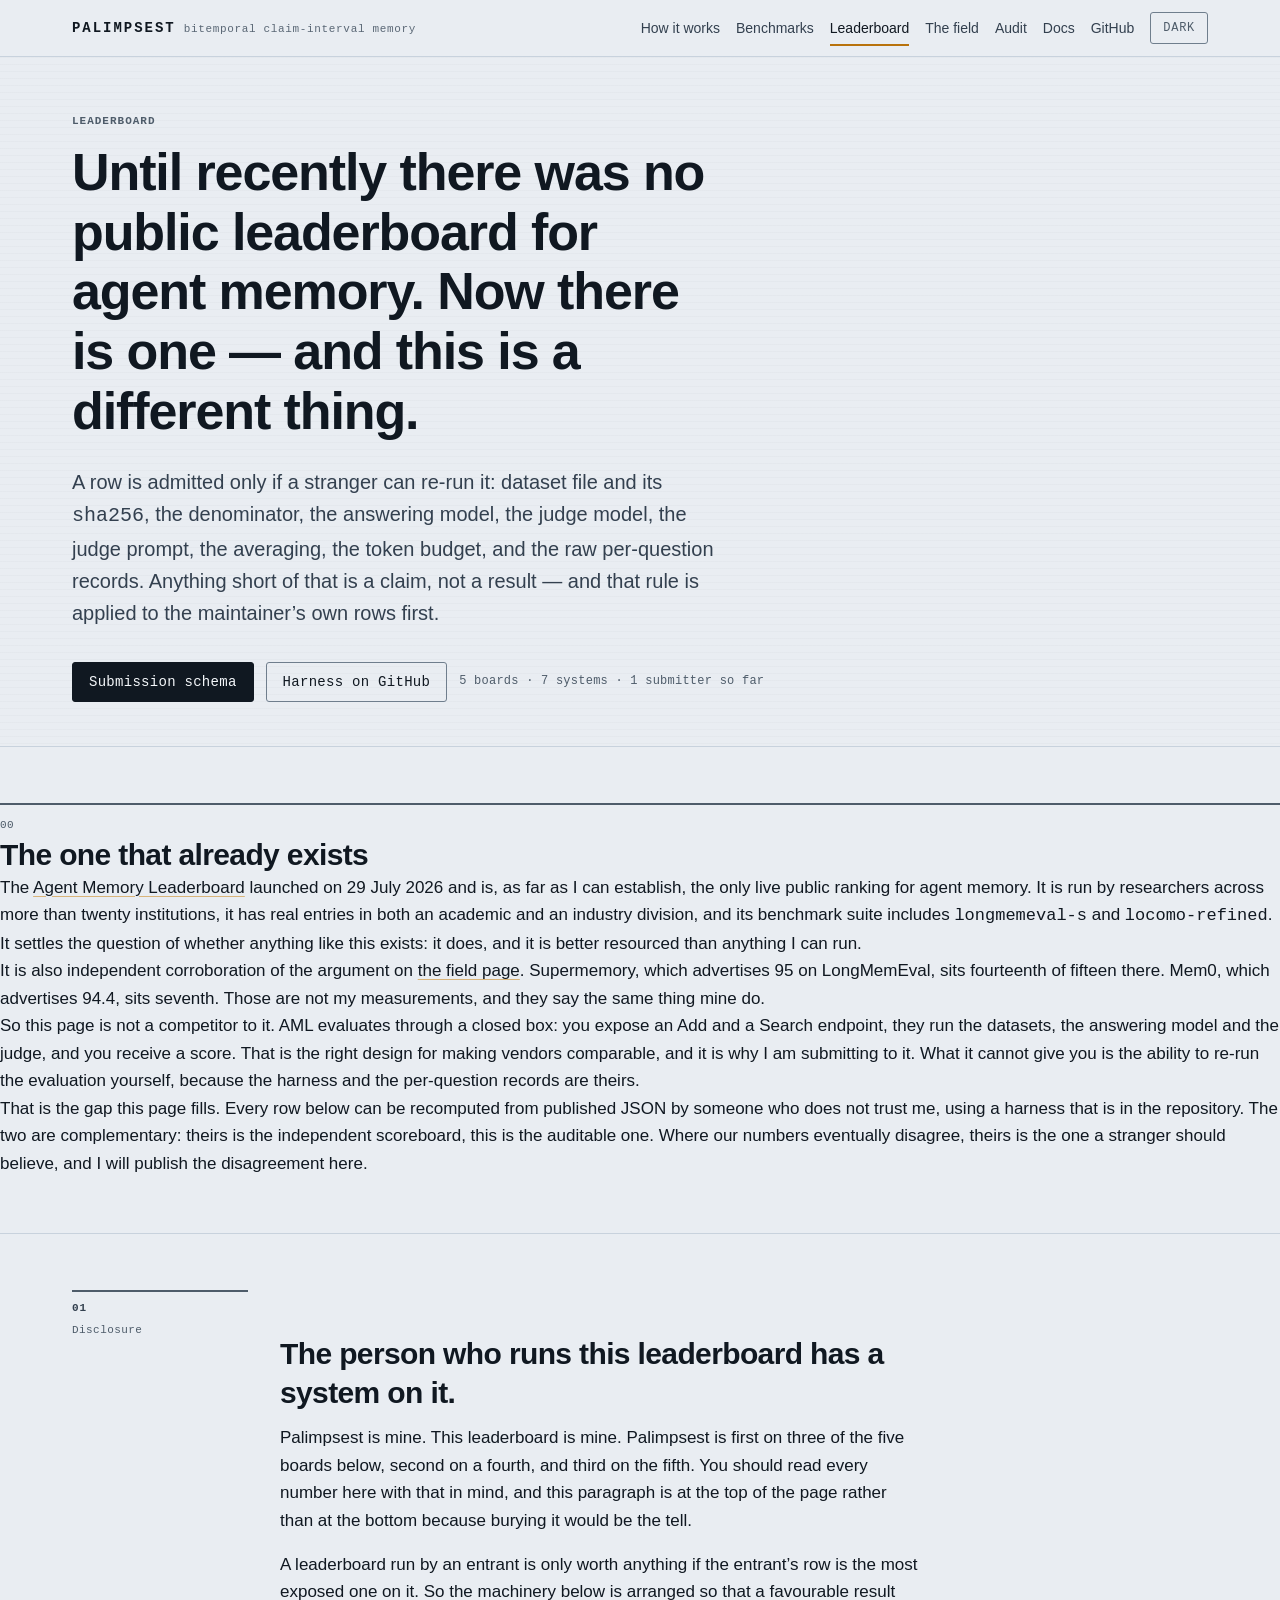
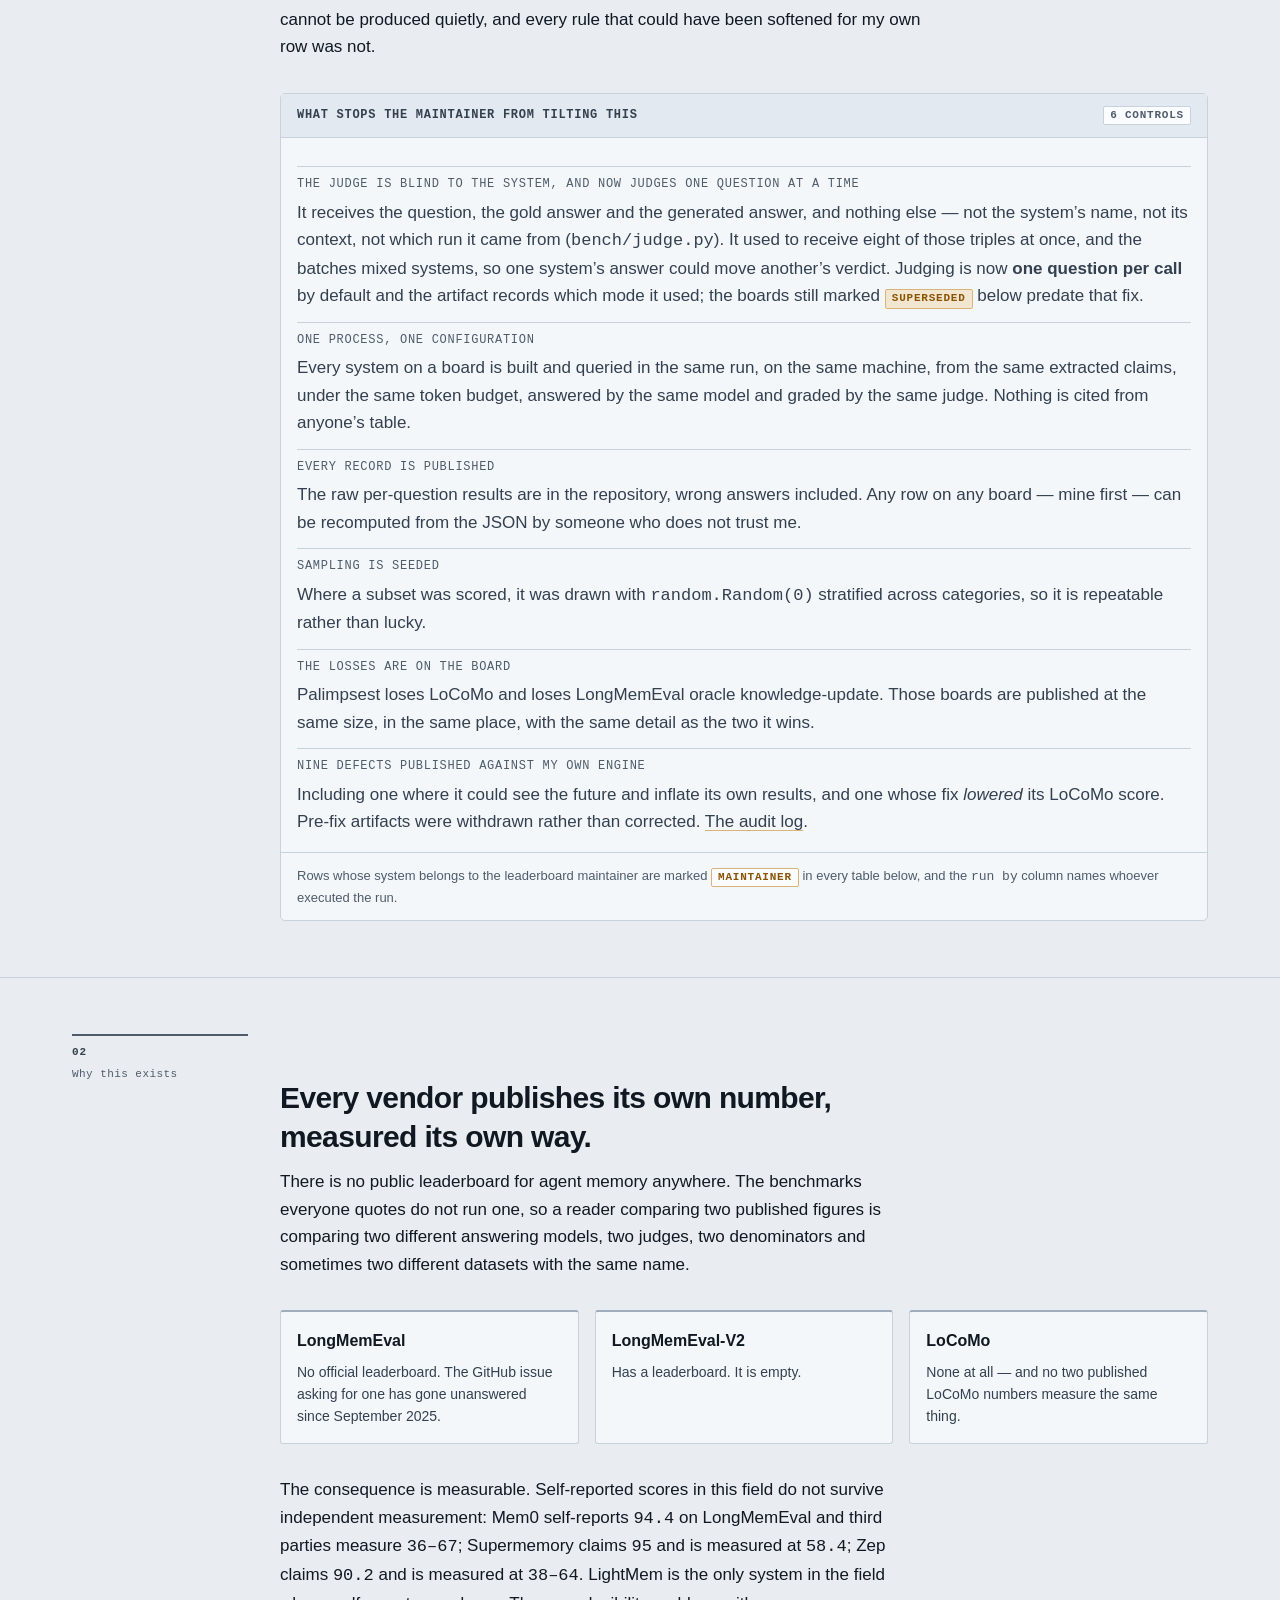
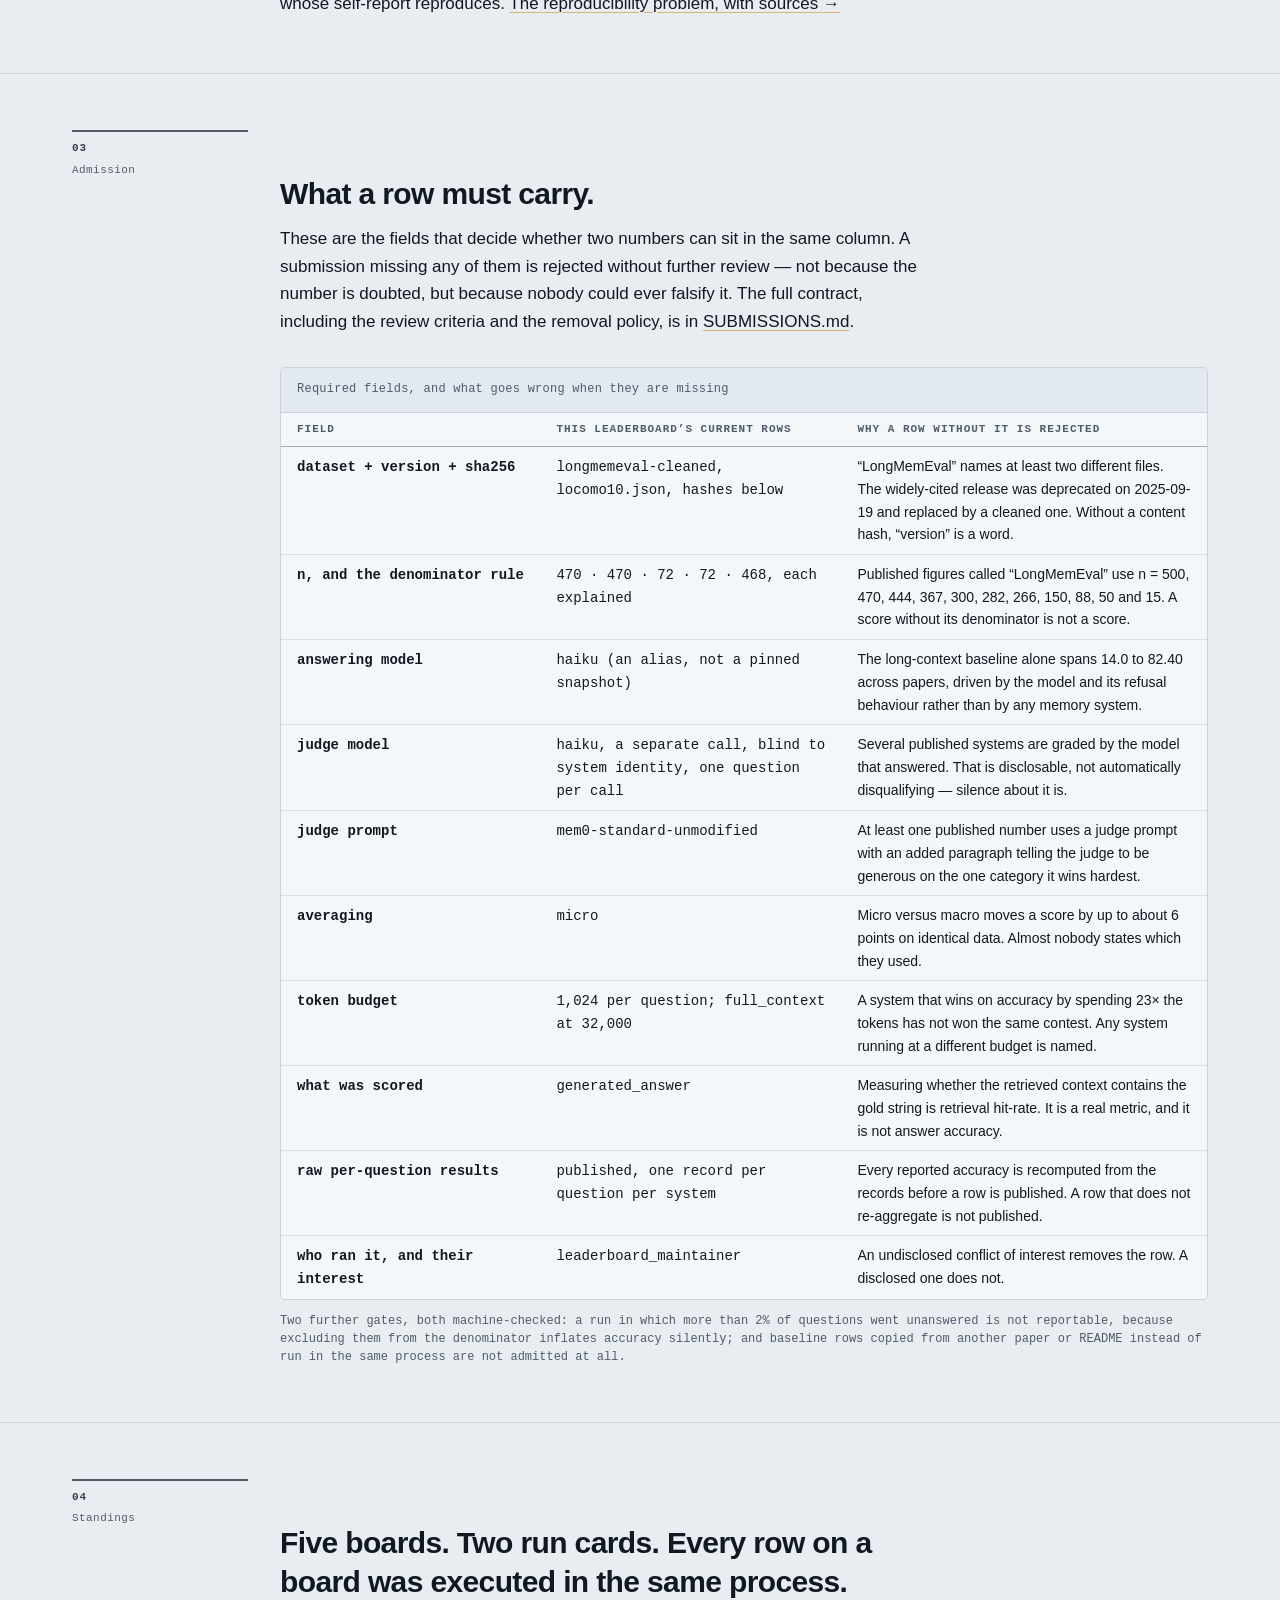
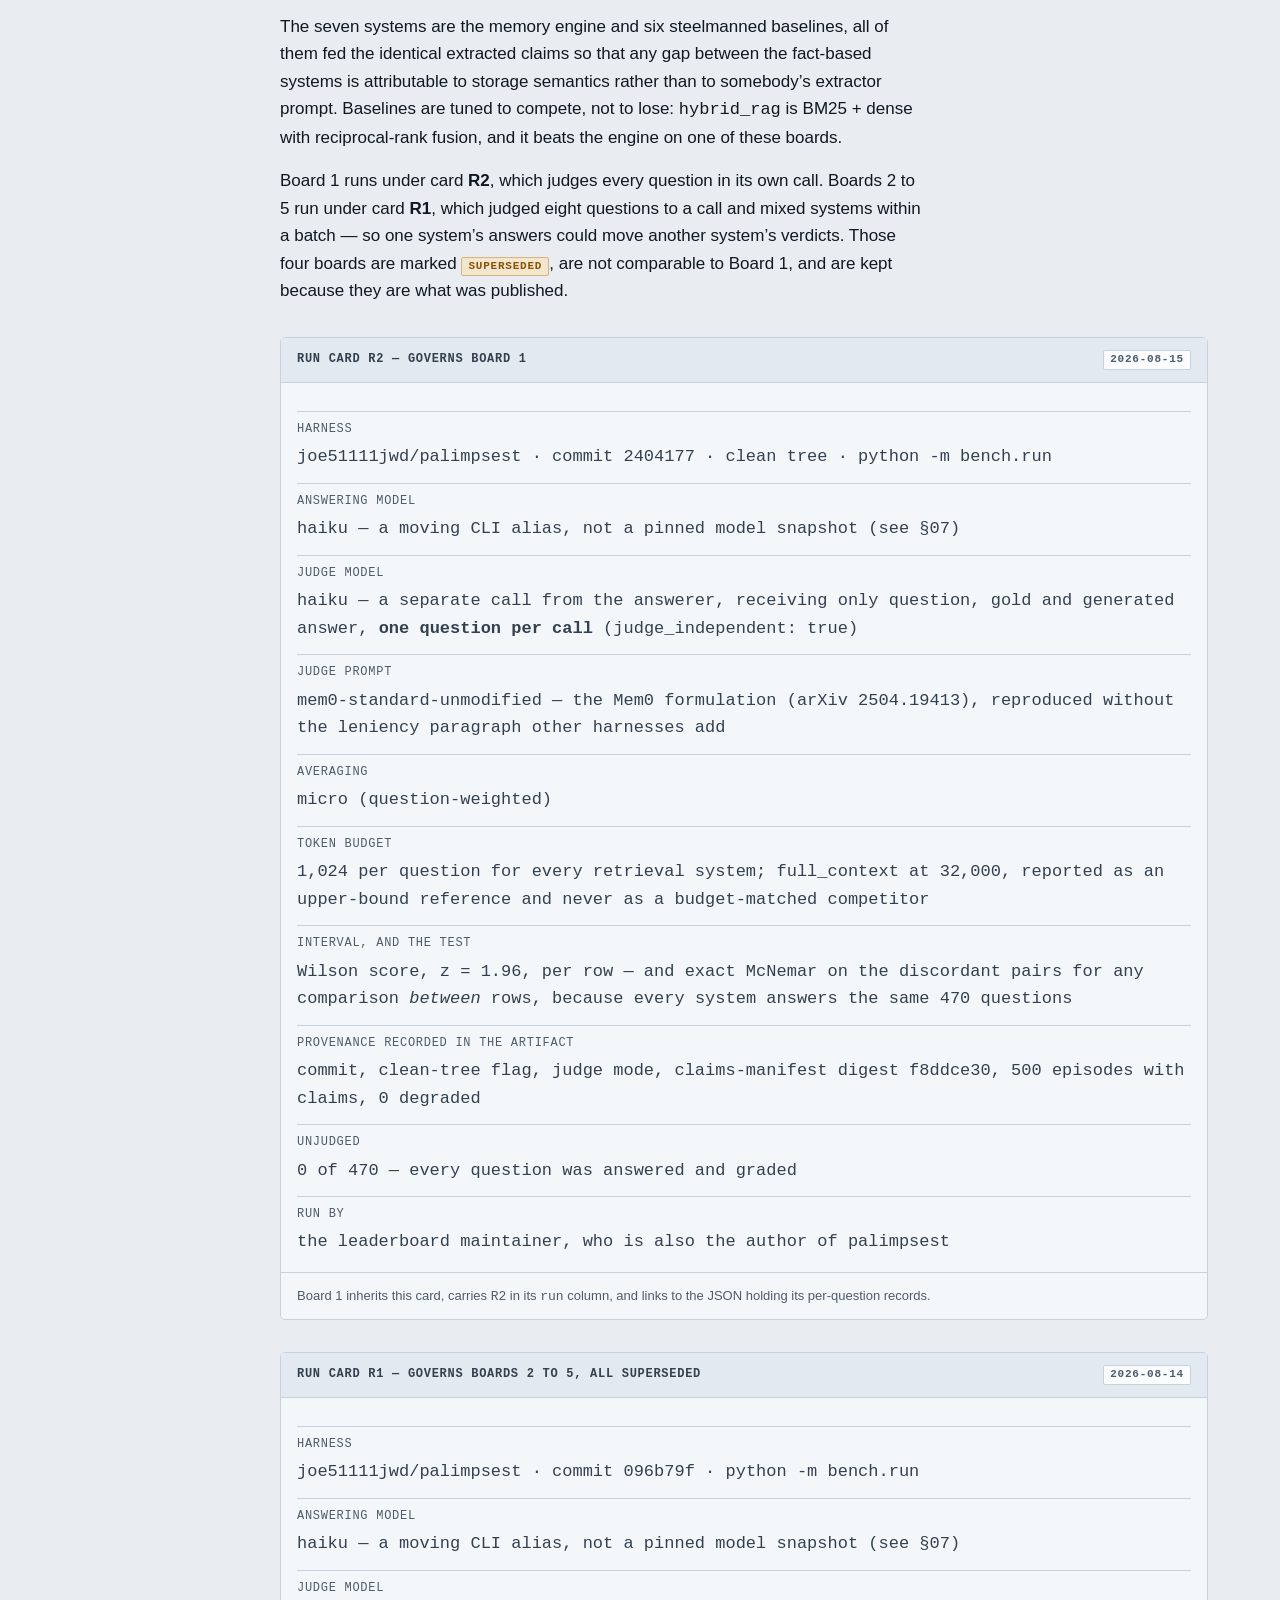
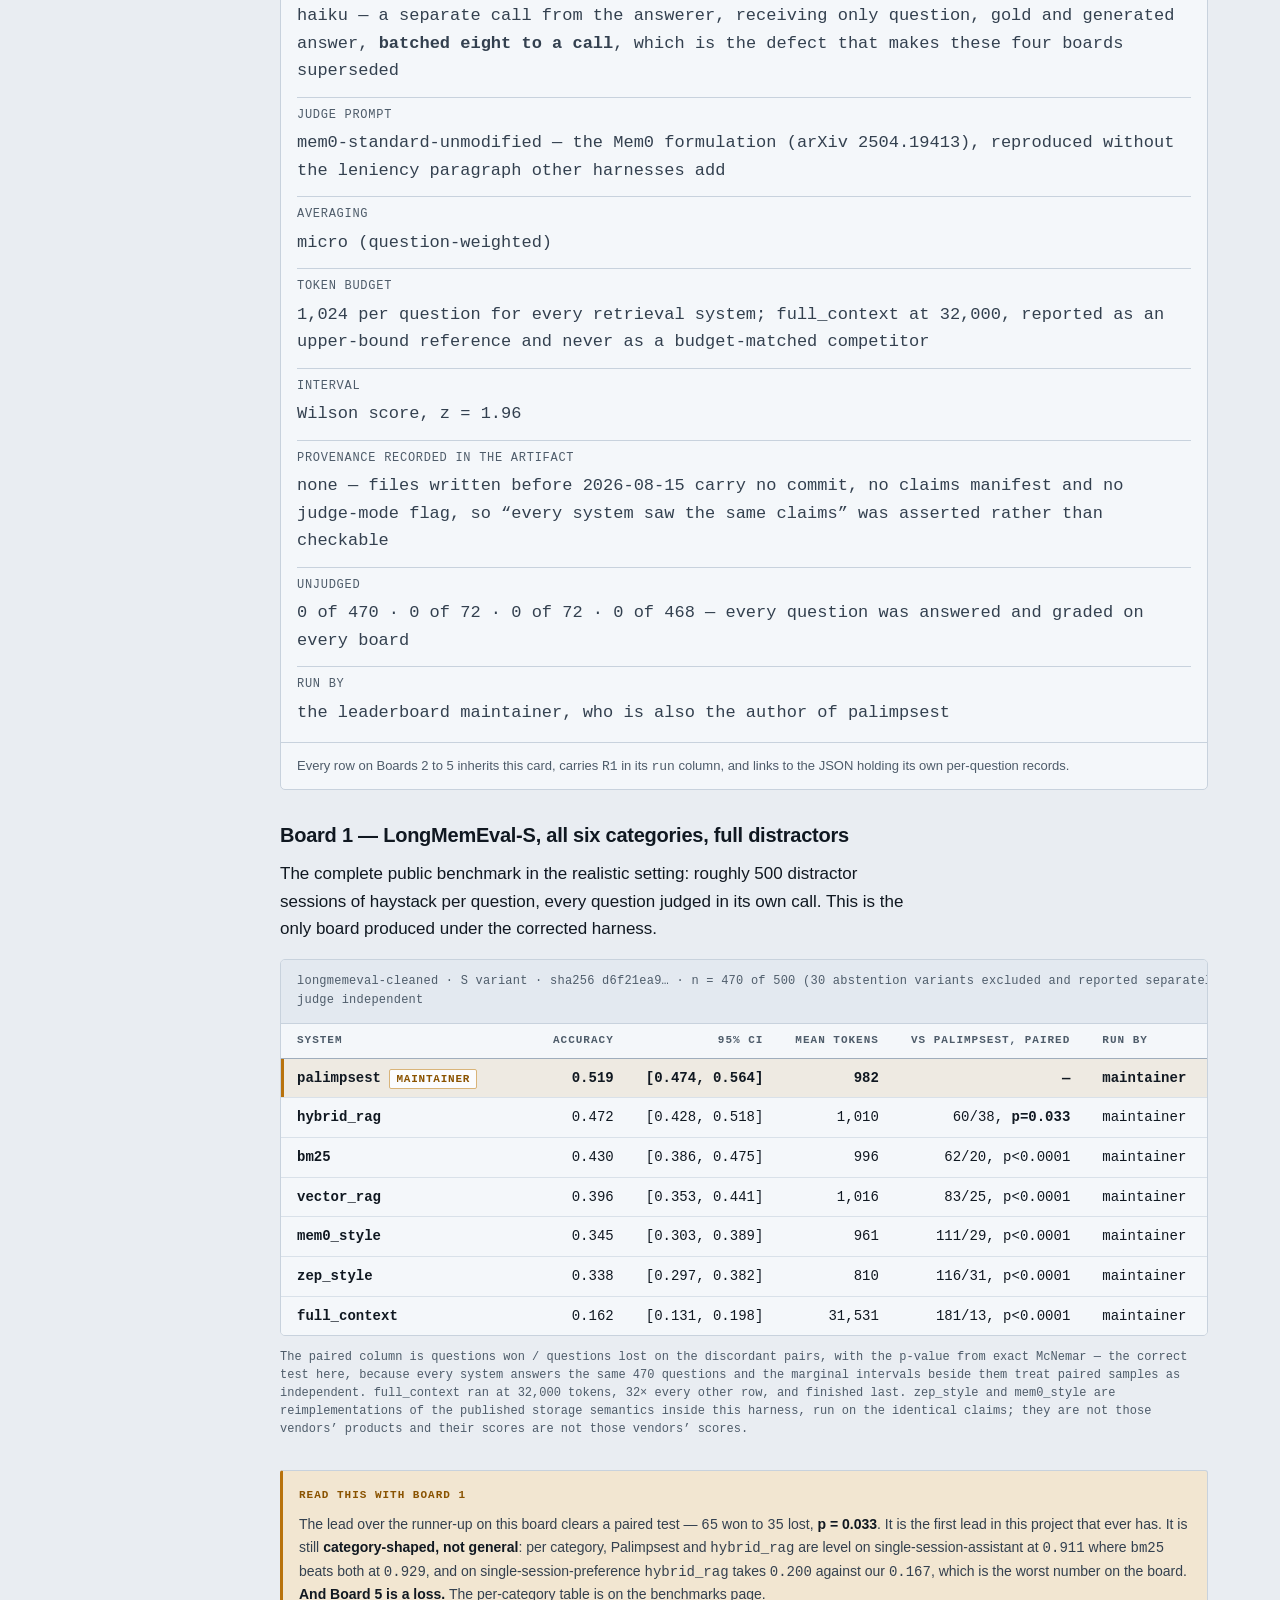
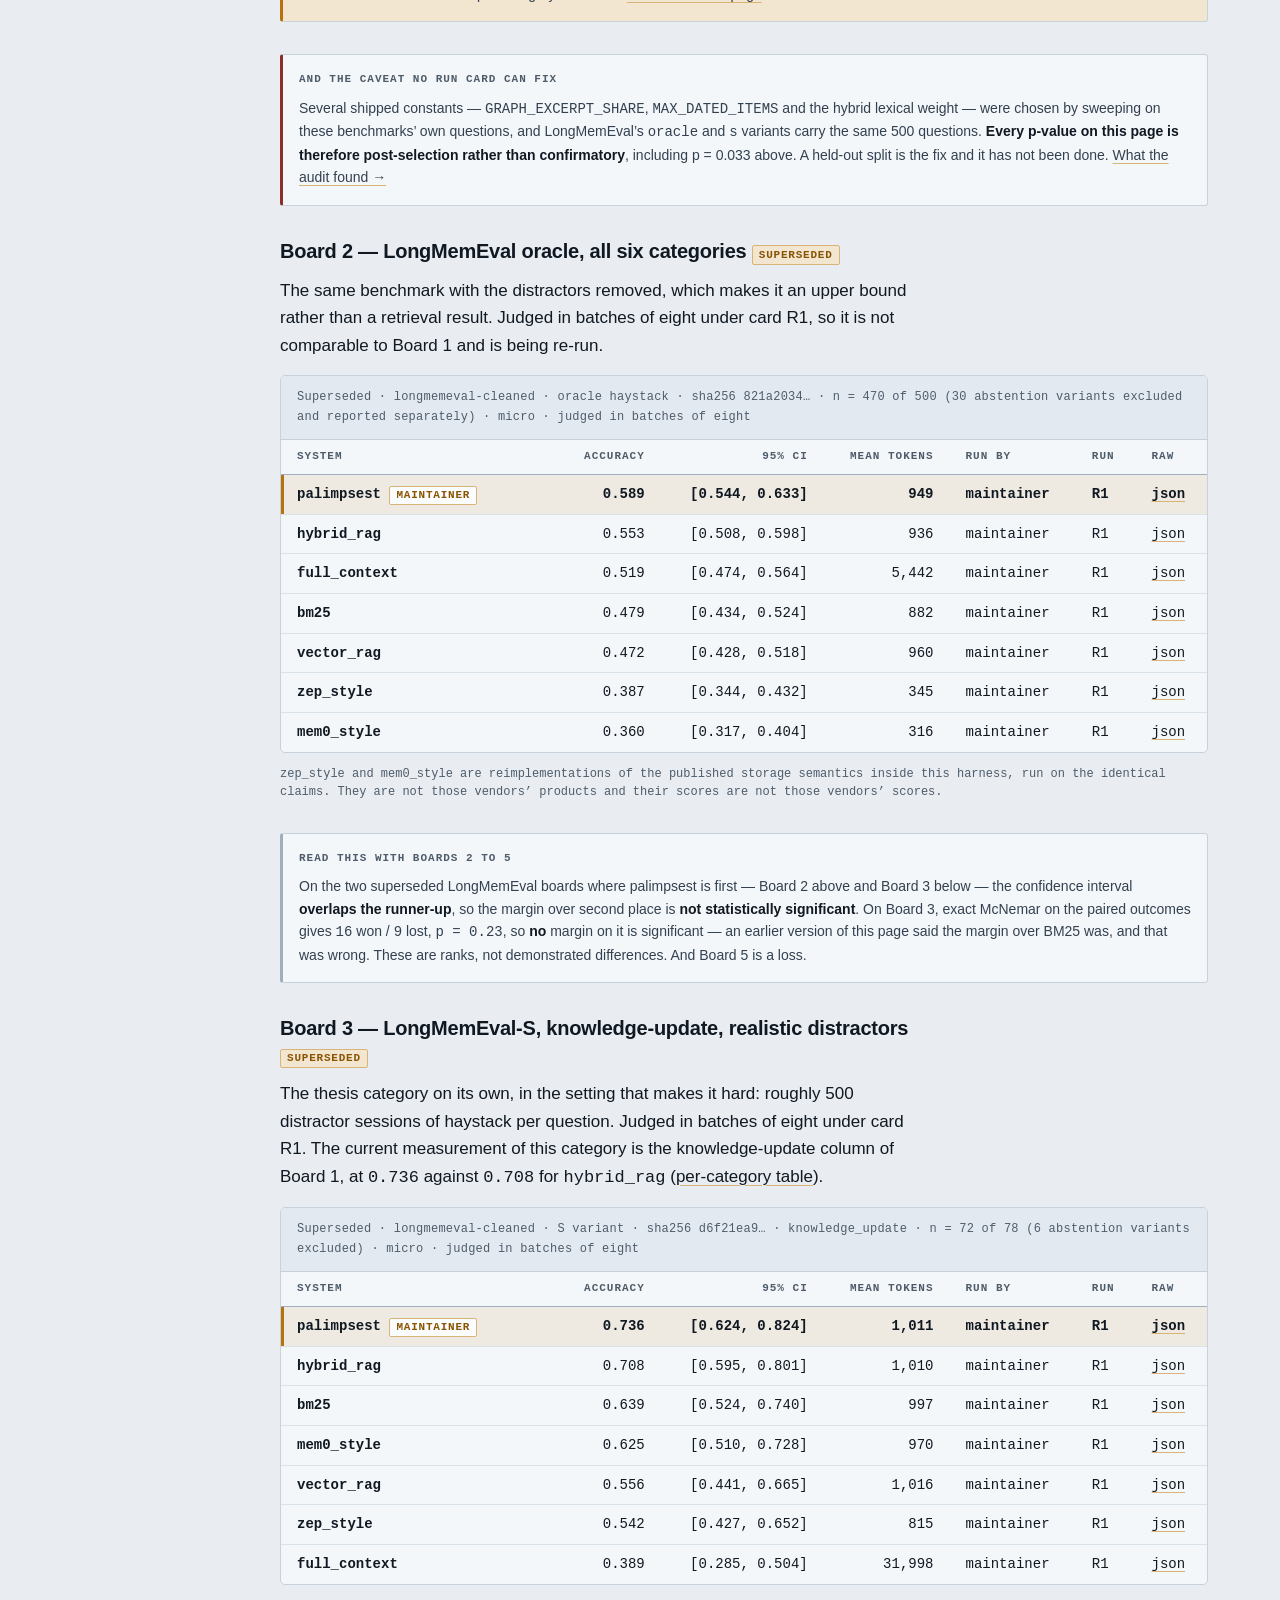
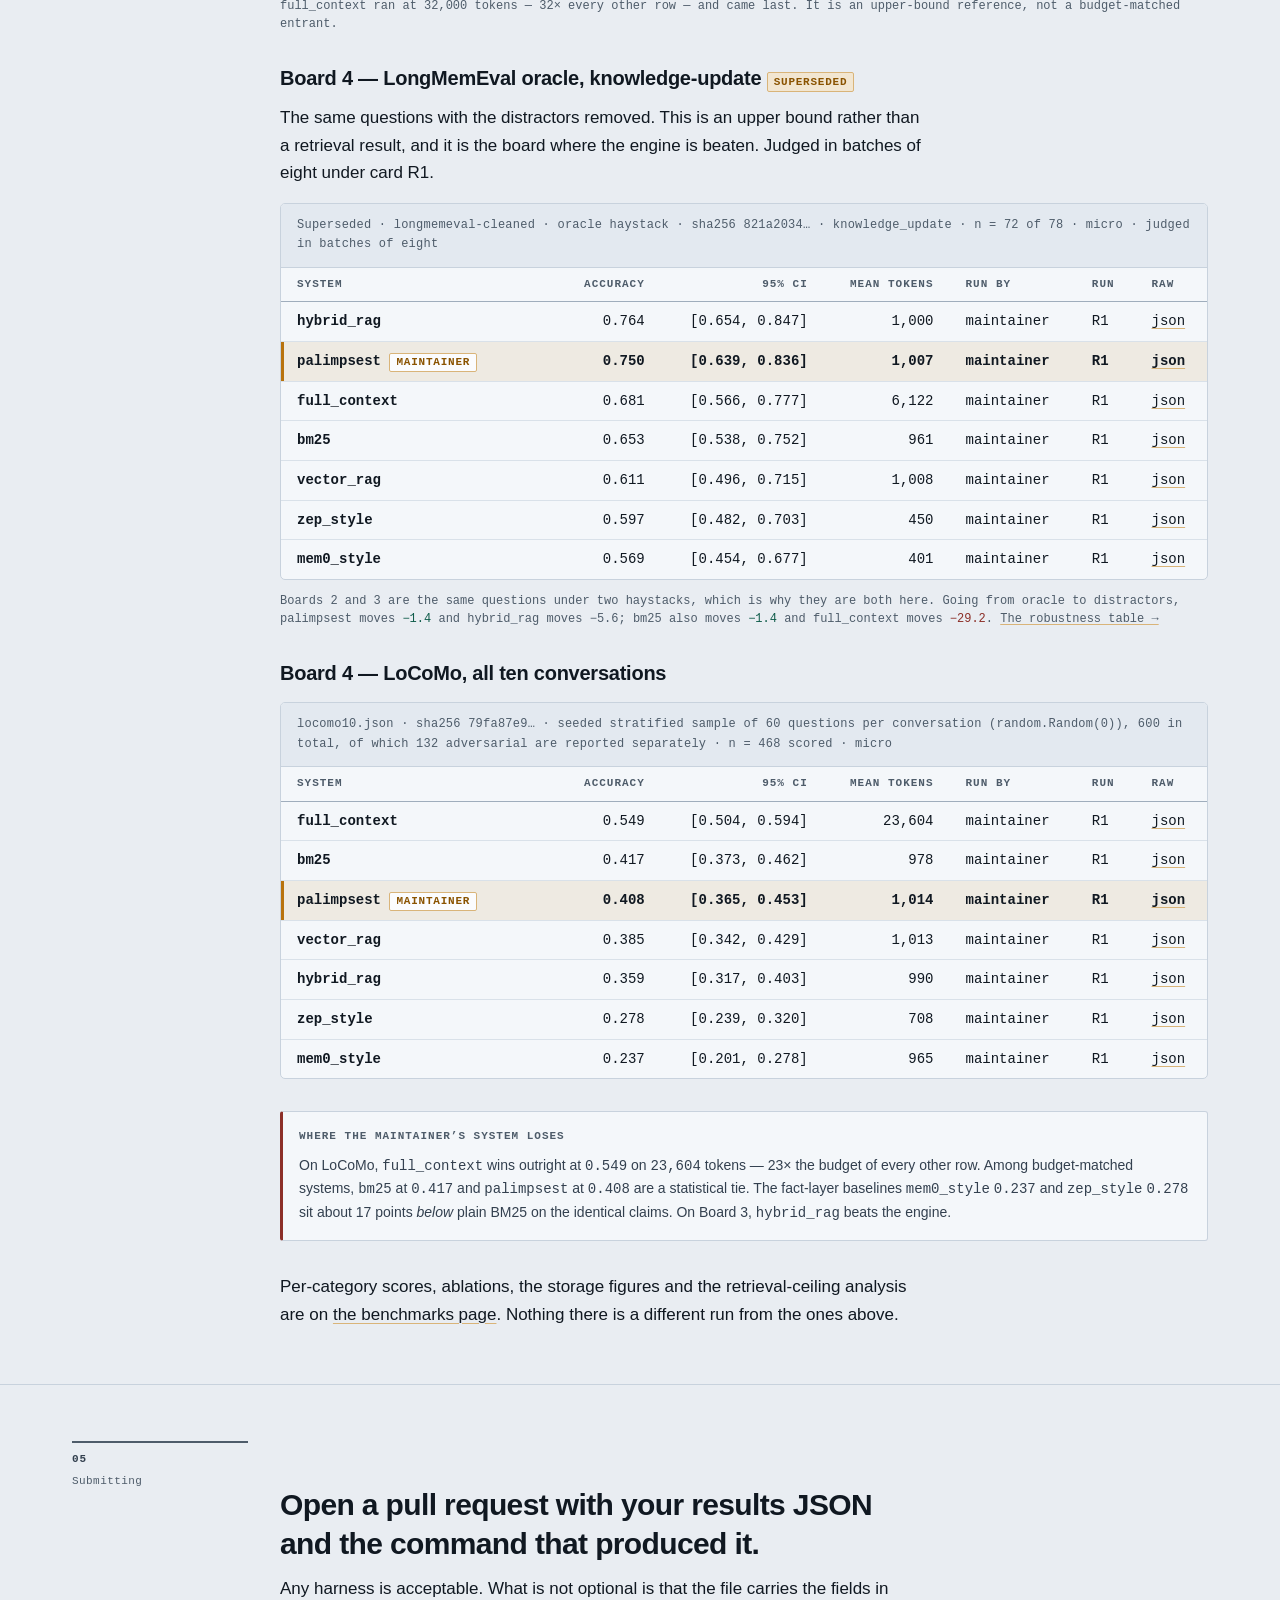
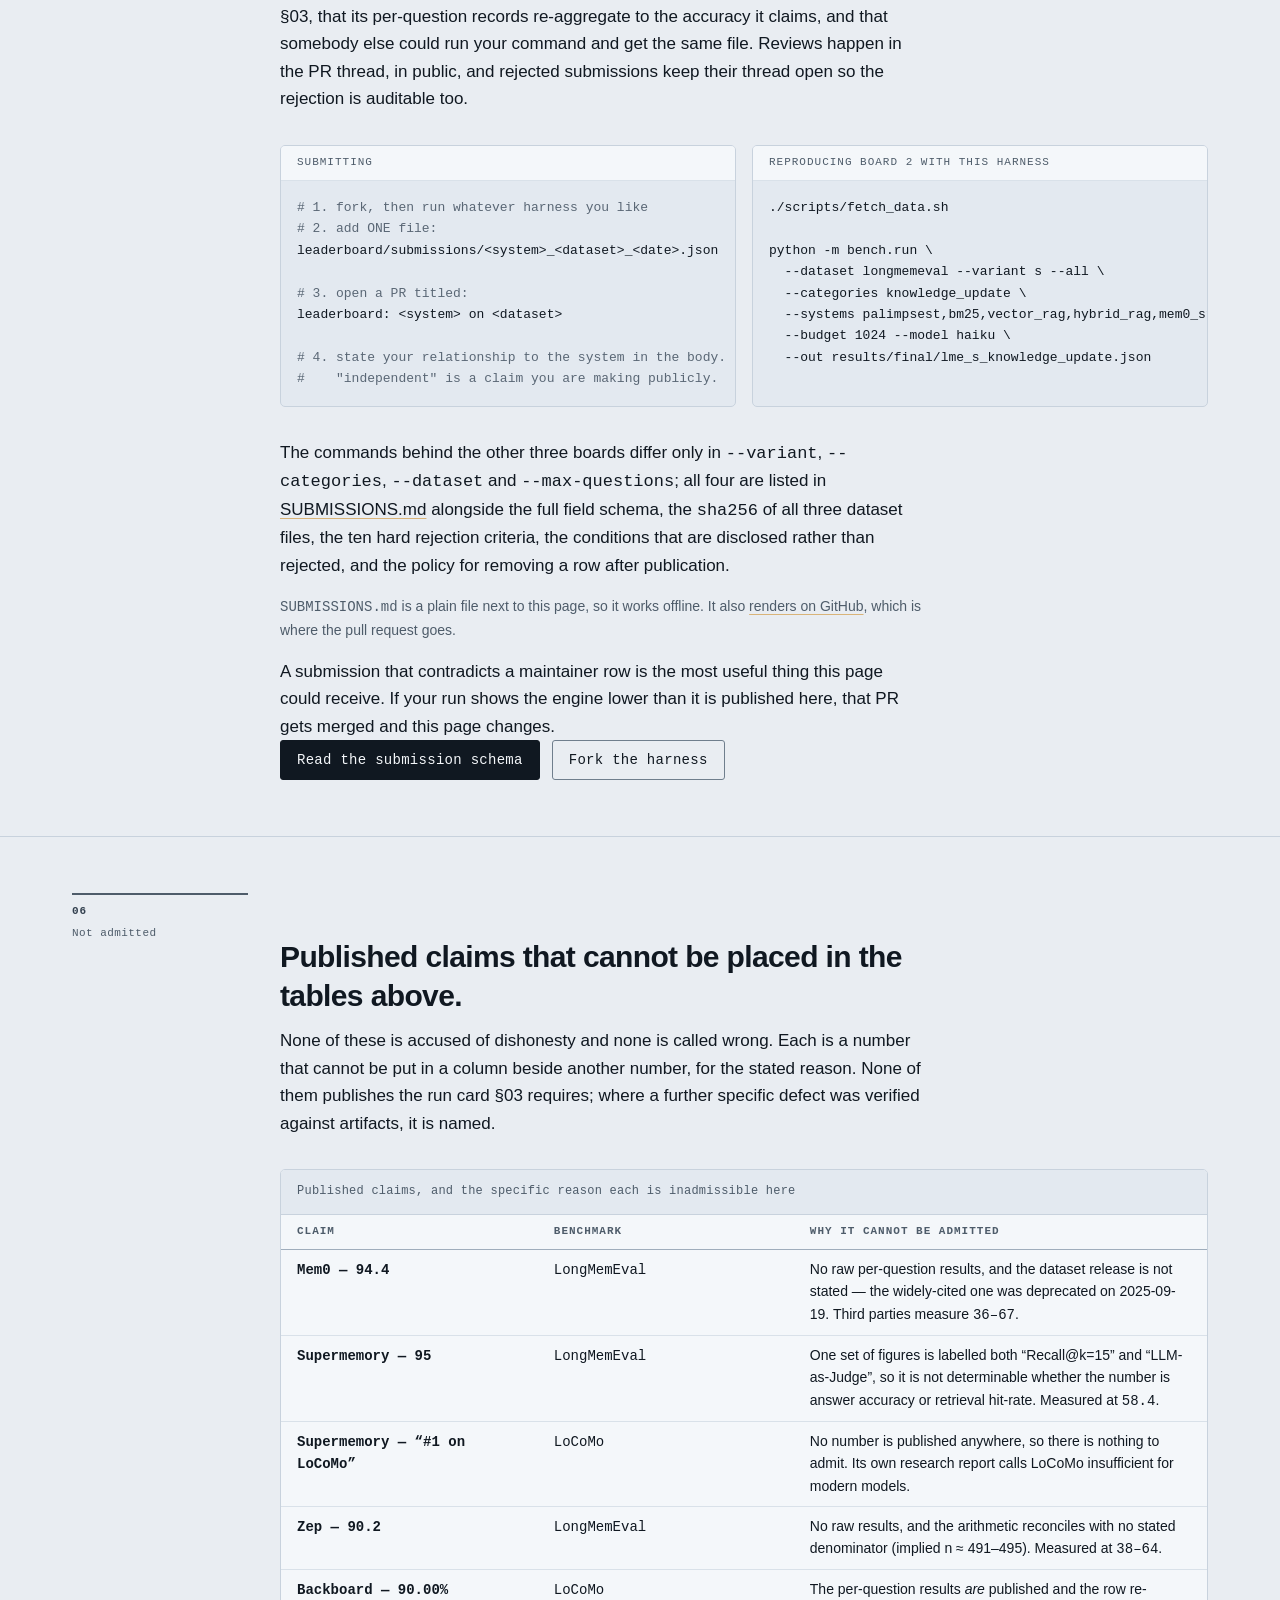
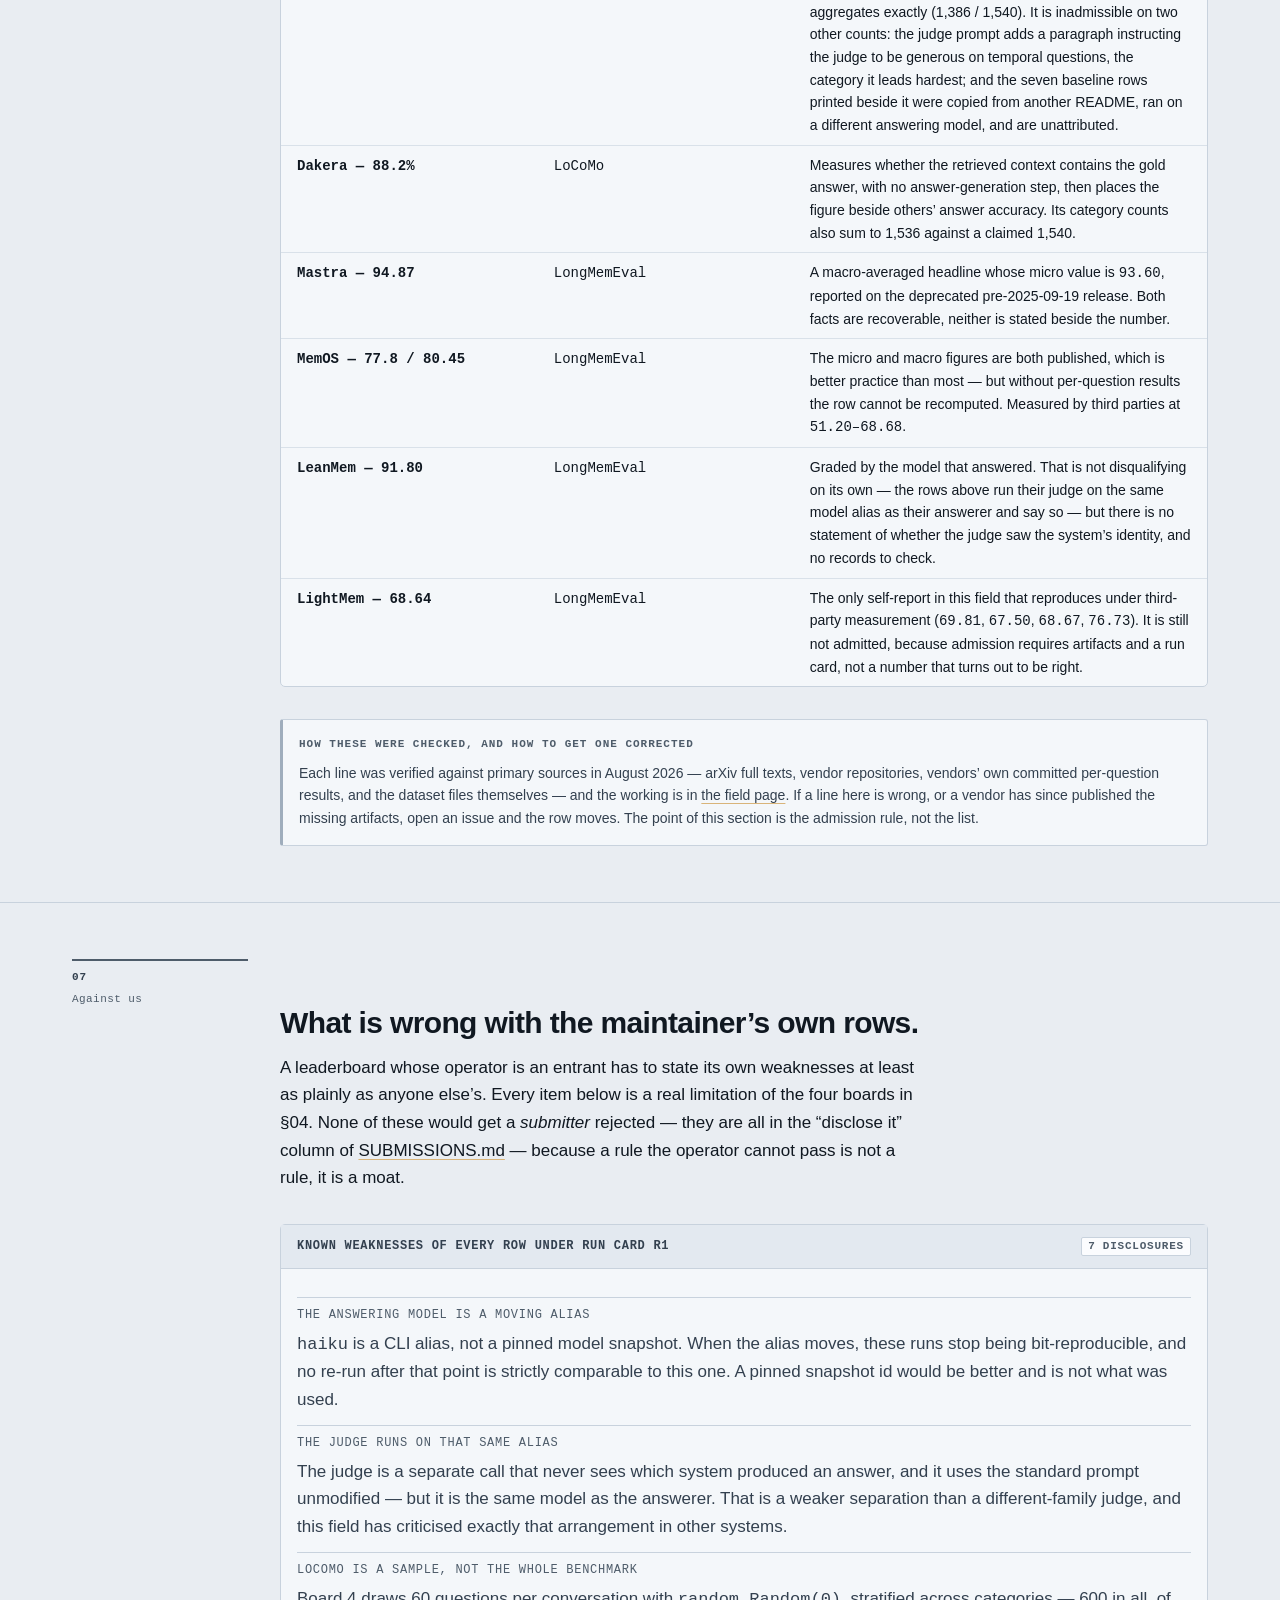
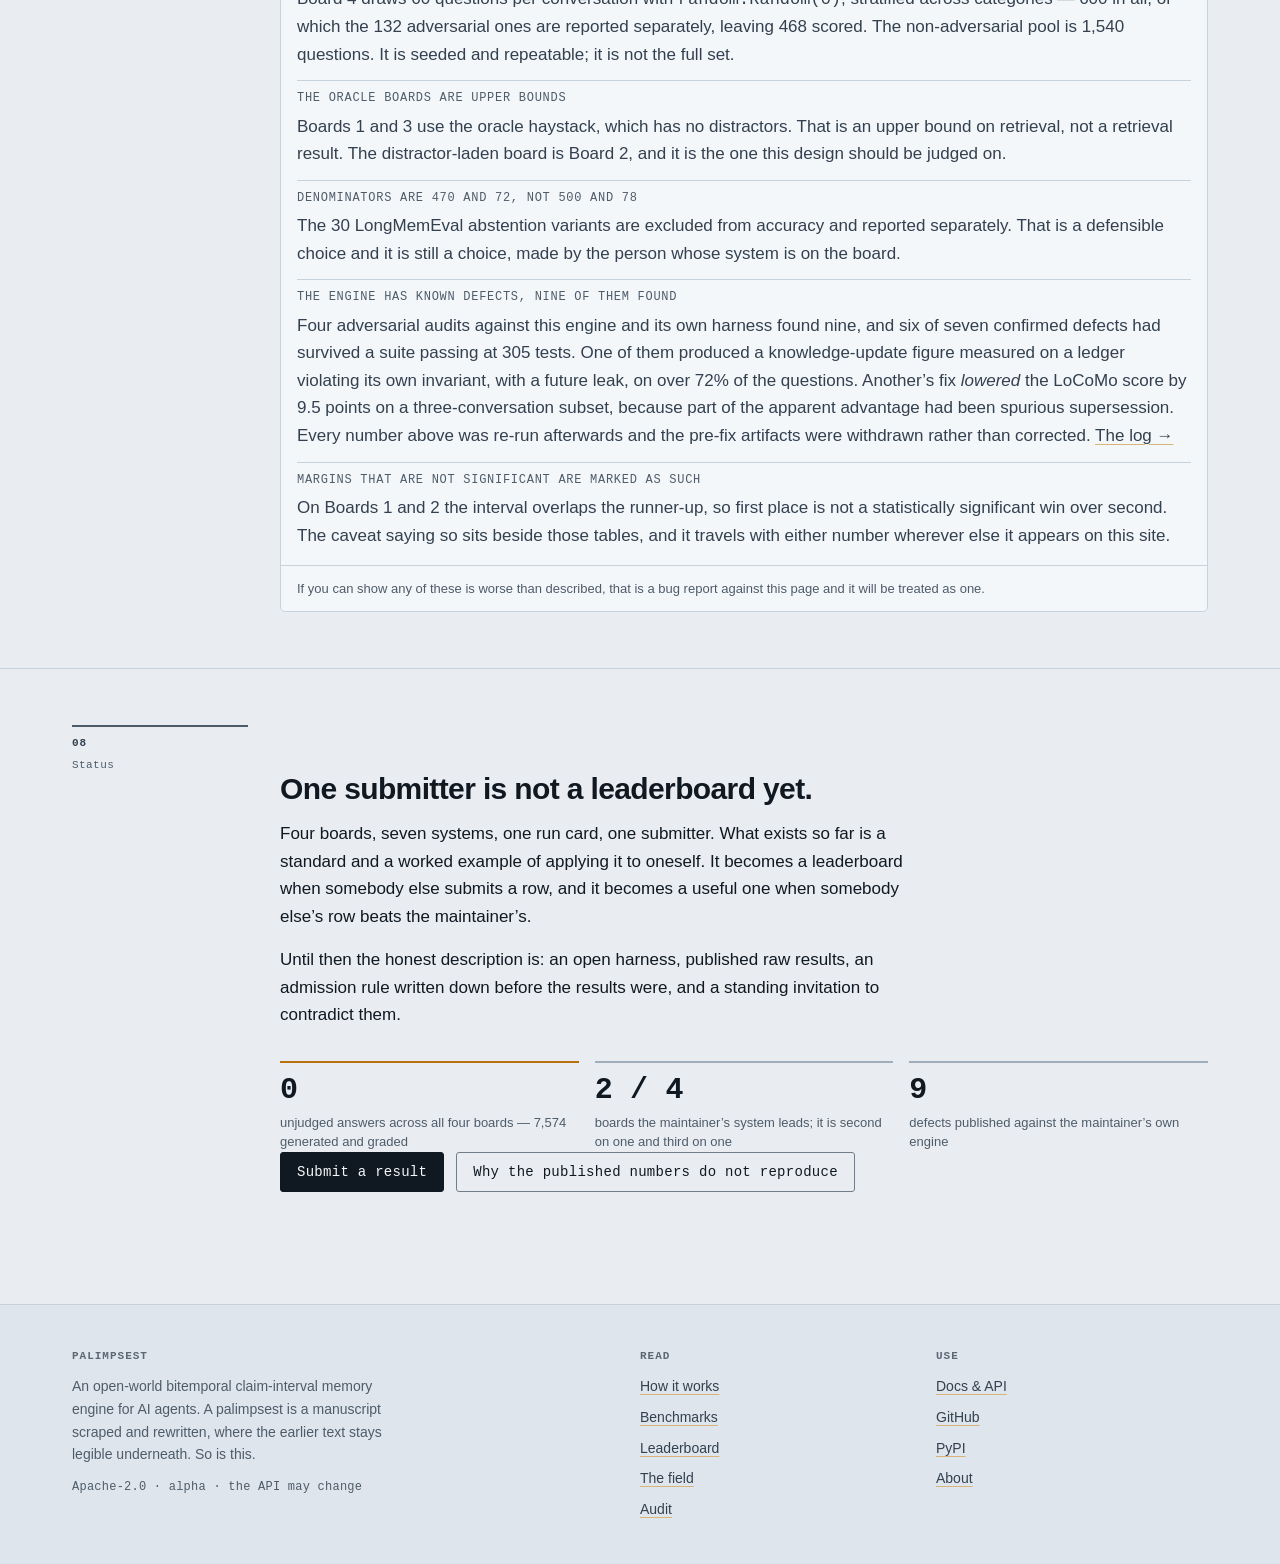
<file: site/leaderboard/index.html>
<!DOCTYPE html>
<html lang="en">
<head>
<meta charset="utf-8">
<meta name="viewport" content="width=device-width, initial-scale=1">
<title>Leaderboard — Palimpsest</title>
<meta name="description" content="An open agent-memory leaderboard. A row is admitted only if it carries its dataset hash, models, judge prompt, denominator, token budget and raw per-question results — and the maintainer's own system is on it, marked as such.">
<link rel="stylesheet" href="../assets/site.css">
<script src="../assets/site.js"></script>
</head>
<body>

<a class="skip-link" href="#main">Skip to content</a>

<header class="site-header" data-nav="closed">
  <div class="wrap site-header__inner">
    <a class="brand" href="../index.html">
      <span class="brand__name">Palimpsest</span>
      <span class="brand__note">bitemporal claim-interval memory</span>
    </a>

    <nav class="nav" aria-label="Primary">
      <ul class="nav-list">
        <li><a href="../how-it-works.html">How it works</a></li>
        <li><a href="../benchmarks/index.html">Benchmarks</a></li>
        <li><a href="index.html" aria-current="page">Leaderboard</a></li>
        <li><a href="../field.html">The field</a></li>
        <li><a href="../audit/index.html">Audit</a></li>
        <li><a href="../docs/index.html">Docs</a></li>
        <li><a href="https://github.com/joe51111jwd/palimpsest">GitHub</a></li>
      </ul>
    </nav>

    <button class="nav-toggle" type="button" data-nav-toggle aria-expanded="false">Menu</button>
    <button class="theme-toggle" type="button" data-theme-toggle>Dark</button>
  </div>
</header>

<main id="main">

  <!-- ============ Hero ============ -->
  <section class="hero">
    <div class="wrap">
      <p class="eyebrow">Leaderboard</p>
      <h1 class="hero__title">Until recently there was no public leaderboard for agent memory. Now there is one &mdash; and this is a different thing.</h1>
      <p class="hero__lede">
        A row is admitted only if a stranger can re-run it: dataset file and its
        <span class="mono">sha256</span>, the denominator, the answering model, the judge model, the
        judge prompt, the averaging, the token budget, and the raw per-question records. Anything
        short of that is a claim, not a result &mdash; and that rule is applied to the maintainer&rsquo;s
        own rows first.
      </p>
      <div class="hero__actions">
        <a class="btn" href="SUBMISSIONS.md">Submission schema</a>
        <a class="btn btn--ghost" href="https://github.com/joe51111jwd/palimpsest">Harness on GitHub</a>
        <span class="meta">5 boards &middot; 7 systems &middot; 1 submitter so far</span>
      </div>
    </div>
  </section>

  <!-- ============ 01 Disclosure ============ -->
  
<section class="section" aria-labelledby="aml-heading">
  <div class="section-rail"><span class="section-num">00</span></div>
  <div class="section-body">
    <h2 id="aml-heading">The one that already exists</h2>
    <p>
      The <a href="https://agentmemories.ai/">Agent Memory Leaderboard</a> launched on
      29 July 2026 and is, as far as I can establish, the only live public ranking for
      agent memory. It is run by researchers across more than twenty institutions, it
      has real entries in both an academic and an industry division, and its benchmark
      suite includes <code>longmemeval-s</code> and <code>locomo-refined</code>. It
      settles the question of whether anything like this exists: it does, and it is
      better resourced than anything I can run.
    </p>
    <p>
      It is also independent corroboration of the argument on
      <a href="../field.html">the field page</a>. Supermemory, which advertises 95 on
      LongMemEval, sits fourteenth of fifteen there. Mem0, which advertises 94.4, sits
      seventh. Those are not my measurements, and they say the same thing mine do.
    </p>
    <p>
      So this page is not a competitor to it. AML evaluates through a closed box: you
      expose an Add and a Search endpoint, they run the datasets, the answering model
      and the judge, and you receive a score. That is the right design for making
      vendors comparable, and it is why I am submitting to it. What it cannot give you
      is the ability to re-run the evaluation yourself, because the harness and the
      per-question records are theirs.
    </p>
    <p>
      That is the gap this page fills. Every row below can be recomputed from published
      JSON by someone who does not trust me, using a harness that is in the repository.
      The two are complementary: theirs is the independent scoreboard, this is the
      auditable one. Where our numbers eventually disagree, theirs is the one a stranger
      should believe, and I will publish the disagreement here.
    </p>
  </div>
</section>
<section class="section" id="disclosure">
    <div class="wrap section-grid">
      <div class="section-rail"><b>01</b><span>Disclosure</span></div>

      <div class="stack-lg">
        <div class="prose">
          <h2>The person who runs this leaderboard has a system on it.</h2>
          <p>
            Palimpsest is mine. This leaderboard is mine. Palimpsest is first on three of the five
            boards below, second on a fourth, and third on the fifth. You should read every number
            here with that in mind, and this paragraph is at the top of the page rather than at the
            bottom because burying it would be the tell.
          </p>
          <p>
            A leaderboard run by an entrant is only worth anything if the entrant&rsquo;s row is the
            most exposed one on it. So the machinery below is arranged so that a favourable result
            cannot be produced quietly, and every rule that could have been softened for my own row
            was not.
          </p>
        </div>

        <div class="panel">
          <div class="panel__head">
            <span class="panel__title">What stops the maintainer from tilting this</span>
            <span class="pill">6 controls</span>
          </div>
          <div class="panel__body">
            <dl class="dl-axes">
              <dt>The judge is blind to the system, and now judges one question at a time</dt>
              <dd>It receives the question, the gold answer and the generated answer, and nothing
                else &mdash; not the system&rsquo;s name, not its context, not which run it came from
                (<span class="mono">bench/judge.py</span>). It used to receive eight of those triples
                at once, and the batches mixed systems, so one system&rsquo;s answer could move
                another&rsquo;s verdict. Judging is now <strong>one question per call</strong> by
                default and the artifact records which mode it used; the boards still marked
                <span class="pill pill--superseded">superseded</span> below predate that fix.</dd>

              <dt>One process, one configuration</dt>
              <dd>Every system on a board is built and queried in the same run, on the same machine,
                from the same extracted claims, under the same token budget, answered by the same
                model and graded by the same judge. Nothing is cited from anyone&rsquo;s table.</dd>

              <dt>Every record is published</dt>
              <dd>The raw per-question results are in the repository, wrong answers included. Any
                row on any board &mdash; mine first &mdash; can be recomputed from the JSON by
                someone who does not trust me.</dd>

              <dt>Sampling is seeded</dt>
              <dd>Where a subset was scored, it was drawn with <span class="mono">random.Random(0)</span>
                stratified across categories, so it is repeatable rather than lucky.</dd>

              <dt>The losses are on the board</dt>
              <dd>Palimpsest loses LoCoMo and loses LongMemEval oracle knowledge-update. Those
                boards are published at the same size, in the same place, with the same detail as
                the two it wins.</dd>

              <dt>Nine defects published against my own engine</dt>
              <dd>Including one where it could see the future and inflate its own results, and one
                whose fix <em>lowered</em> its LoCoMo score. Pre-fix artifacts were withdrawn rather
                than corrected. <a href="../audit/index.html">The audit log</a>.</dd>
            </dl>
          </div>
          <div class="panel__foot">
            Rows whose system belongs to the leaderboard maintainer are marked
            <span class="pill pill--accent">maintainer</span> in every table below, and the
            <span class="mono">run by</span> column names whoever executed the run.
          </div>
        </div>
      </div>
    </div>
  </section>

  <!-- ============ 02 Why ============ -->
  <section class="section" id="why">
    <div class="wrap section-grid">
      <div class="section-rail"><b>02</b><span>Why this exists</span></div>

      <div class="stack-lg">
        <div class="prose">
          <h2>Every vendor publishes its own number, measured its own way.</h2>
          <p>
            There is no public leaderboard for agent memory anywhere. The benchmarks everyone quotes
            do not run one, so a reader comparing two published figures is comparing two different
            answering models, two judges, two denominators and sometimes two different datasets with
            the same name.
          </p>
        </div>

        <div class="grid-3">
          <div class="card">
            <p class="card__title">LongMemEval</p>
            <p class="card__body">
              No official leaderboard. The GitHub issue asking for one has gone unanswered since
              September 2025.
            </p>
          </div>
          <div class="card">
            <p class="card__title">LongMemEval-V2</p>
            <p class="card__body">
              Has a leaderboard. It is empty.
            </p>
          </div>
          <div class="card">
            <p class="card__title">LoCoMo</p>
            <p class="card__body">
              None at all &mdash; and no two published LoCoMo numbers measure the same thing.
            </p>
          </div>
        </div>

        <div class="prose">
          <p>
            The consequence is measurable. Self-reported scores in this field do not survive
            independent measurement: Mem0 self-reports <span class="num">94.4</span> on LongMemEval
            and third parties measure <span class="num">36&ndash;67</span>; Supermemory claims
            <span class="num">95</span> and is measured at <span class="num">58.4</span>; Zep claims
            <span class="num">90.2</span> and is measured at <span class="num">38&ndash;64</span>.
            LightMem is the only system in the field whose self-report reproduces.
            <a href="../field.html">The reproducibility problem, with sources &rarr;</a>
          </p>
        </div>
      </div>
    </div>
  </section>

  <!-- ============ 03 Schema ============ -->
  <section class="section" id="schema">
    <div class="wrap section-grid">
      <div class="section-rail"><b>03</b><span>Admission</span></div>

      <div class="stack-lg">
        <div class="prose">
          <h2>What a row must carry.</h2>
          <p>
            These are the fields that decide whether two numbers can sit in the same column. A
            submission missing any of them is rejected without further review &mdash; not because
            the number is doubted, but because nobody could ever falsify it. The full contract,
            including the review criteria and the removal policy, is in
            <a href="SUBMISSIONS.md">SUBMISSIONS.md</a>.
          </p>
        </div>

        <div class="table-wrap" tabindex="0">
          <table class="data">
            <caption>Required fields, and what goes wrong when they are missing</caption>
            <thead>
              <tr>
                <th scope="col" class="wrap-cell">field</th>
                <th scope="col" class="wrap-cell">this leaderboard&rsquo;s current rows</th>
                <th scope="col" class="wrap-cell">why a row without it is rejected</th>
              </tr>
            </thead>
            <tbody>
              <tr>
                <th scope="row" class="mono wrap-cell">dataset + version + sha256</th>
                <td class="wrap-cell mono">longmemeval-cleaned, locomo10.json, hashes below</td>
                <td class="wrap-cell">&ldquo;LongMemEval&rdquo; names at least two different files. The
                  widely-cited release was deprecated on 2025-09-19 and replaced by a cleaned one.
                  Without a content hash, &ldquo;version&rdquo; is a word.</td>
              </tr>
              <tr>
                <th scope="row" class="mono wrap-cell">n, and the denominator rule</th>
                <td class="wrap-cell mono">470 · 470 · 72 · 72 · 468, each explained</td>
                <td class="wrap-cell">Published figures called &ldquo;LongMemEval&rdquo; use n = 500,
                  470, 444, 367, 300, 282, 266, 150, 88, 50 and 15. A score without its denominator
                  is not a score.</td>
              </tr>
              <tr>
                <th scope="row" class="mono wrap-cell">answering model</th>
                <td class="wrap-cell mono">haiku (an alias, not a pinned snapshot)</td>
                <td class="wrap-cell">The long-context baseline alone spans 14.0 to 82.40 across
                  papers, driven by the model and its refusal behaviour rather than by any memory
                  system.</td>
              </tr>
              <tr>
                <th scope="row" class="mono wrap-cell">judge model</th>
                <td class="wrap-cell mono">haiku, a separate call, blind to system identity, one question per call</td>
                <td class="wrap-cell">Several published systems are graded by the model that
                  answered. That is disclosable, not automatically disqualifying &mdash; silence
                  about it is.</td>
              </tr>
              <tr>
                <th scope="row" class="mono wrap-cell">judge prompt</th>
                <td class="wrap-cell mono">mem0-standard-unmodified</td>
                <td class="wrap-cell">At least one published number uses a judge prompt with an added
                  paragraph telling the judge to be generous on the one category it wins hardest.</td>
              </tr>
              <tr>
                <th scope="row" class="mono wrap-cell">averaging</th>
                <td class="wrap-cell mono">micro</td>
                <td class="wrap-cell">Micro versus macro moves a score by up to about 6 points on
                  identical data. Almost nobody states which they used.</td>
              </tr>
              <tr>
                <th scope="row" class="mono wrap-cell">token budget</th>
                <td class="wrap-cell mono">1,024 per question; full_context at 32,000</td>
                <td class="wrap-cell">A system that wins on accuracy by spending 23&times; the tokens
                  has not won the same contest. Any system running at a different budget is named.</td>
              </tr>
              <tr>
                <th scope="row" class="mono wrap-cell">what was scored</th>
                <td class="wrap-cell mono">generated_answer</td>
                <td class="wrap-cell">Measuring whether the retrieved context contains the gold
                  string is retrieval hit-rate. It is a real metric, and it is not answer accuracy.</td>
              </tr>
              <tr>
                <th scope="row" class="mono wrap-cell">raw per-question results</th>
                <td class="wrap-cell mono">published, one record per question per system</td>
                <td class="wrap-cell">Every reported accuracy is recomputed from the records before
                  a row is published. A row that does not re-aggregate is not published.</td>
              </tr>
              <tr>
                <th scope="row" class="mono wrap-cell">who ran it, and their interest</th>
                <td class="wrap-cell mono">leaderboard_maintainer</td>
                <td class="wrap-cell">An undisclosed conflict of interest removes the row. A
                  disclosed one does not.</td>
              </tr>
            </tbody>
          </table>
        </div>

        <p class="figcaption">
          Two further gates, both machine-checked: a run in which more than 2% of questions went
          unanswered is not reportable, because excluding them from the denominator inflates accuracy
          silently; and baseline rows copied from another paper or README instead of run in the same
          process are not admitted at all.
        </p>
      </div>
    </div>
  </section>

  <!-- ============ 04 Standings ============ -->
  <section class="section" id="standings">
    <div class="wrap section-grid">
      <div class="section-rail"><b>04</b><span>Standings</span></div>

      <div class="stack-lg">
        <div class="prose">
          <h2>Five boards. Two run cards. Every row on a board was executed in the same process.</h2>
          <p>
            The seven systems are the memory engine and six steelmanned baselines, all of them fed
            the identical extracted claims so that any gap between the fact-based systems is
            attributable to storage semantics rather than to somebody&rsquo;s extractor prompt.
            Baselines are tuned to compete, not to lose: <span class="mono">hybrid_rag</span> is
            BM25 + dense with reciprocal-rank fusion, and it beats the engine on one of these boards.
          </p>
          <p>
            Board 1 runs under card <strong>R2</strong>, which judges every question in its own call.
            Boards 2 to 5 run under card <strong>R1</strong>, which judged eight questions to a call
            and mixed systems within a batch &mdash; so one system&rsquo;s answers could move another
            system&rsquo;s verdicts. Those four boards are marked
            <span class="pill pill--superseded">superseded</span>, are not comparable to Board 1, and
            are kept because they are what was published.
          </p>
        </div>

        <div class="panel">
          <div class="panel__head">
            <span class="panel__title">Run card R2 &mdash; governs Board 1</span>
            <span class="pill">2026-08-15</span>
          </div>
          <div class="panel__body">
            <dl class="dl-axes">
              <dt>Harness</dt>
              <dd class="mono">joe51111jwd/palimpsest &middot; commit 2404177 &middot; clean tree
                &middot; <span class="mono">python -m bench.run</span></dd>

              <dt>Answering model</dt>
              <dd class="mono">haiku &mdash; a moving CLI alias, not a pinned model snapshot
                (see &sect;07)</dd>

              <dt>Judge model</dt>
              <dd class="mono">haiku &mdash; a separate call from the answerer, receiving only
                question, gold and generated answer, <strong>one question per call</strong>
                (<span class="mono">judge_independent: true</span>)</dd>

              <dt>Judge prompt</dt>
              <dd class="mono">mem0-standard-unmodified &mdash; the Mem0 formulation
                (arXiv 2504.19413), reproduced without the leniency paragraph other harnesses add</dd>

              <dt>Averaging</dt>
              <dd class="mono">micro (question-weighted)</dd>

              <dt>Token budget</dt>
              <dd class="mono">1,024 per question for every retrieval system;
                <span class="mono">full_context</span> at 32,000, reported as an upper-bound
                reference and never as a budget-matched competitor</dd>

              <dt>Interval, and the test</dt>
              <dd class="mono">Wilson score, z = 1.96, per row &mdash; and exact McNemar on the
                discordant pairs for any comparison <em>between</em> rows, because every system
                answers the same 470 questions</dd>

              <dt>Provenance recorded in the artifact</dt>
              <dd class="mono">commit, clean-tree flag, judge mode, claims-manifest digest
                f8ddce30, 500 episodes with claims, 0 degraded</dd>

              <dt>Unjudged</dt>
              <dd class="mono">0 of 470 &mdash; every question was answered and graded</dd>

              <dt>Run by</dt>
              <dd class="mono">the leaderboard maintainer, who is also the author of
                <span class="mono">palimpsest</span></dd>
            </dl>
          </div>
          <div class="panel__foot">
            Board 1 inherits this card, carries <span class="mono">R2</span> in its
            <span class="mono">run</span> column, and links to the JSON holding its per-question
            records.
          </div>
        </div>

        <div class="panel">
          <div class="panel__head">
            <span class="panel__title">Run card R1 &mdash; governs Boards 2 to 5, all superseded</span>
            <span class="pill">2026-08-14</span>
          </div>
          <div class="panel__body">
            <dl class="dl-axes">
              <dt>Harness</dt>
              <dd class="mono">joe51111jwd/palimpsest &middot; commit 096b79f &middot;
                <span class="mono">python -m bench.run</span></dd>

              <dt>Answering model</dt>
              <dd class="mono">haiku &mdash; a moving CLI alias, not a pinned model snapshot
                (see &sect;07)</dd>

              <dt>Judge model</dt>
              <dd class="mono">haiku &mdash; a separate call from the answerer, receiving only
                question, gold and generated answer, <strong>batched eight to a call</strong>, which
                is the defect that makes these four boards superseded</dd>

              <dt>Judge prompt</dt>
              <dd class="mono">mem0-standard-unmodified &mdash; the Mem0 formulation
                (arXiv 2504.19413), reproduced without the leniency paragraph other harnesses add</dd>

              <dt>Averaging</dt>
              <dd class="mono">micro (question-weighted)</dd>

              <dt>Token budget</dt>
              <dd class="mono">1,024 per question for every retrieval system;
                <span class="mono">full_context</span> at 32,000, reported as an upper-bound
                reference and never as a budget-matched competitor</dd>

              <dt>Interval</dt>
              <dd class="mono">Wilson score, z = 1.96</dd>

              <dt>Provenance recorded in the artifact</dt>
              <dd class="mono">none &mdash; files written before 2026-08-15 carry no commit, no claims
                manifest and no judge-mode flag, so &ldquo;every system saw the same claims&rdquo; was
                asserted rather than checkable</dd>

              <dt>Unjudged</dt>
              <dd class="mono">0 of 470 · 0 of 72 · 0 of 72 · 0 of 468 &mdash; every question was
                answered and graded on every board</dd>

              <dt>Run by</dt>
              <dd class="mono">the leaderboard maintainer, who is also the author of
                <span class="mono">palimpsest</span></dd>
            </dl>
          </div>
          <div class="panel__foot">
            Every row on Boards 2 to 5 inherits this card, carries <span class="mono">R1</span>
            in its <span class="mono">run</span> column, and links to the JSON holding its own
            per-question records.
          </div>
        </div>

        <!-- Board 1 — the current result -->
        <div class="stack">
          <div class="prose">
            <h3>Board 1 &mdash; LongMemEval-S, all six categories, full distractors</h3>
            <p>
              The complete public benchmark in the realistic setting: roughly 500 distractor sessions
              of haystack per question, every question judged in its own call. This is the only board
              produced under the corrected harness.
            </p>
          </div>
          <div class="table-wrap" tabindex="0">
            <table class="data">
              <caption>longmemeval-cleaned · S variant · sha256 d6f21ea9… · n = 470 of 500 (30 abstention variants excluded and reported separately) · micro · judge independent</caption>
              <thead>
                <tr>
                  <th scope="col" class="wrap-cell">system</th>
                  <th scope="col" class="num">accuracy</th>
                  <th scope="col" class="num">95% CI</th>
                  <th scope="col" class="num">mean tokens</th>
                  <th scope="col" class="num">vs palimpsest, paired</th>
                  <th scope="col">run by</th>
                  <th scope="col">run</th>
                  <th scope="col">raw</th>
                </tr>
              </thead>
              <tbody>
                <tr class="is-ours">
                  <th scope="row" class="mono">palimpsest <span class="pill pill--accent">maintainer</span></th>
                  <td class="num">0.519</td>
                  <td class="num">[0.474, 0.564]</td>
                  <td class="num">982</td>
                  <td class="num">&mdash;</td>
                  <td class="mono">maintainer</td>
                  <td class="mono">R2</td>
                  <td class="mono"><a href="https://github.com/joe51111jwd/palimpsest/blob/main/results/final/lme_s_ALL_v2.json">json</a></td>
                </tr>
                <tr>
                  <th scope="row" class="mono">hybrid_rag</th>
                  <td class="num">0.472</td>
                  <td class="num">[0.428, 0.518]</td>
                  <td class="num">1,010</td>
                  <td class="num">60/38, <strong>p=0.033</strong></td>
                  <td class="mono">maintainer</td>
                  <td class="mono">R2</td>
                  <td class="mono"><a href="https://github.com/joe51111jwd/palimpsest/blob/main/results/final/lme_s_ALL_v2.json">json</a></td>
                </tr>
                <tr>
                  <th scope="row" class="mono">bm25</th>
                  <td class="num">0.430</td>
                  <td class="num">[0.386, 0.475]</td>
                  <td class="num">996</td>
                  <td class="num">62/20, p&lt;0.0001</td>
                  <td class="mono">maintainer</td>
                  <td class="mono">R2</td>
                  <td class="mono"><a href="https://github.com/joe51111jwd/palimpsest/blob/main/results/final/lme_s_ALL_v2.json">json</a></td>
                </tr>
                <tr>
                  <th scope="row" class="mono">vector_rag</th>
                  <td class="num">0.396</td>
                  <td class="num">[0.353, 0.441]</td>
                  <td class="num">1,016</td>
                  <td class="num">83/25, p&lt;0.0001</td>
                  <td class="mono">maintainer</td>
                  <td class="mono">R2</td>
                  <td class="mono"><a href="https://github.com/joe51111jwd/palimpsest/blob/main/results/final/lme_s_ALL_v2.json">json</a></td>
                </tr>
                <tr>
                  <th scope="row" class="mono">mem0_style</th>
                  <td class="num">0.345</td>
                  <td class="num">[0.303, 0.389]</td>
                  <td class="num">961</td>
                  <td class="num">111/29, p&lt;0.0001</td>
                  <td class="mono">maintainer</td>
                  <td class="mono">R2</td>
                  <td class="mono"><a href="https://github.com/joe51111jwd/palimpsest/blob/main/results/final/lme_s_ALL_v2.json">json</a></td>
                </tr>
                <tr>
                  <th scope="row" class="mono">zep_style</th>
                  <td class="num">0.338</td>
                  <td class="num">[0.297, 0.382]</td>
                  <td class="num">810</td>
                  <td class="num">116/31, p&lt;0.0001</td>
                  <td class="mono">maintainer</td>
                  <td class="mono">R2</td>
                  <td class="mono"><a href="https://github.com/joe51111jwd/palimpsest/blob/main/results/final/lme_s_ALL_v2.json">json</a></td>
                </tr>
                <tr>
                  <th scope="row" class="mono">full_context</th>
                  <td class="num">0.162</td>
                  <td class="num">[0.131, 0.198]</td>
                  <td class="num">31,531</td>
                  <td class="num">181/13, p&lt;0.0001</td>
                  <td class="mono">maintainer</td>
                  <td class="mono">R2</td>
                  <td class="mono"><a href="https://github.com/joe51111jwd/palimpsest/blob/main/results/final/lme_s_ALL_v2.json">json</a></td>
                </tr>
              </tbody>
            </table>
          </div>
          <p class="figcaption">
            The paired column is questions won / questions lost on the discordant pairs, with the
            p-value from exact McNemar &mdash; the correct test here, because every system answers the
            same 470 questions and the marginal intervals beside them treat paired samples as
            independent. <span class="mono">full_context</span> ran at 32,000 tokens, 32&times; every
            other row, and finished last. <span class="mono">zep_style</span> and
            <span class="mono">mem0_style</span> are reimplementations of the published storage
            semantics inside this harness, run on the identical claims; they are not those
            vendors&rsquo; products and their scores are not those vendors&rsquo; scores.
          </p>
        </div>

        <div class="callout callout--caveat">
          <p class="callout__title">Read this with Board 1</p>
          <p>
            The lead over the runner-up on this board clears a paired test &mdash;
            <span class="num">65</span> won to <span class="num">35</span> lost,
            <strong>p = 0.033</strong>. It is the first lead in this project that ever has. It is
            still <strong>category-shaped, not general</strong>: per category, Palimpsest and
            <span class="mono">hybrid_rag</span> are level on single-session-assistant at
            <span class="num">0.911</span> where <span class="mono">bm25</span> beats both at
            <span class="num">0.929</span>, and on single-session-preference
            <span class="mono">hybrid_rag</span> takes <span class="num">0.200</span> against our
            <span class="num">0.167</span>, which is the worst number on the board.
            <strong>And Board 5 is a loss.</strong> The per-category table is on
            <a href="../benchmarks/index.html#longmemeval-s">the benchmarks page</a>.
          </p>
        </div>

        <div class="callout callout--loss">
          <p class="callout__title">And the caveat no run card can fix</p>
          <p>
            Several shipped constants &mdash; <span class="mono">GRAPH_EXCERPT_SHARE</span>,
            <span class="mono">MAX_DATED_ITEMS</span> and the hybrid lexical weight &mdash; were chosen
            by sweeping on these benchmarks&rsquo; own questions, and LongMemEval&rsquo;s
            <span class="mono">oracle</span> and <span class="mono">s</span> variants carry the same
            500 questions. <strong>Every p-value on this page is therefore post-selection rather than
            confirmatory</strong>, including p = 0.033 above. A held-out split is the fix and it has
            not been done.
            <a href="../benchmarks/index.html#audit-findings">What the audit found &rarr;</a>
          </p>
        </div>

        <!-- Board 2 — superseded -->
        <div class="stack">
          <div class="prose">
            <h3>Board 2 &mdash; LongMemEval oracle, all six categories
              <span class="pill pill--superseded">superseded</span></h3>
            <p>
              The same benchmark with the distractors removed, which makes it an upper bound rather
              than a retrieval result. Judged in batches of eight under card R1, so it is not
              comparable to Board 1 and is being re-run.
            </p>
          </div>
          <div class="table-wrap" tabindex="0">
            <table class="data">
              <caption>Superseded · longmemeval-cleaned · oracle haystack · sha256 821a2034… · n = 470 of 500 (30 abstention variants excluded and reported separately) · micro · judged in batches of eight</caption>
              <thead>
                <tr>
                  <th scope="col" class="wrap-cell">system</th>
                  <th scope="col" class="num">accuracy</th>
                  <th scope="col" class="num">95% CI</th>
                  <th scope="col" class="num">mean tokens</th>
                  <th scope="col">run by</th>
                  <th scope="col">run</th>
                  <th scope="col">raw</th>
                </tr>
              </thead>
              <tbody>
                <tr class="is-ours">
                  <th scope="row" class="mono">palimpsest <span class="pill pill--accent">maintainer</span></th>
                  <td class="num">0.589</td>
                  <td class="num">[0.544, 0.633]</td>
                  <td class="num">949</td>
                  <td class="mono">maintainer</td>
                  <td class="mono">R1</td>
                  <td class="mono"><a href="https://github.com/joe51111jwd/palimpsest/blob/main/results/final/lme_oracle_all_categories.json">json</a></td>
                </tr>
                <tr>
                  <th scope="row" class="mono">hybrid_rag</th>
                  <td class="num">0.553</td>
                  <td class="num">[0.508, 0.598]</td>
                  <td class="num">936</td>
                  <td class="mono">maintainer</td>
                  <td class="mono">R1</td>
                  <td class="mono"><a href="https://github.com/joe51111jwd/palimpsest/blob/main/results/final/lme_oracle_all_categories.json">json</a></td>
                </tr>
                <tr>
                  <th scope="row" class="mono">full_context</th>
                  <td class="num">0.519</td>
                  <td class="num">[0.474, 0.564]</td>
                  <td class="num">5,442</td>
                  <td class="mono">maintainer</td>
                  <td class="mono">R1</td>
                  <td class="mono"><a href="https://github.com/joe51111jwd/palimpsest/blob/main/results/final/lme_oracle_all_categories.json">json</a></td>
                </tr>
                <tr>
                  <th scope="row" class="mono">bm25</th>
                  <td class="num">0.479</td>
                  <td class="num">[0.434, 0.524]</td>
                  <td class="num">882</td>
                  <td class="mono">maintainer</td>
                  <td class="mono">R1</td>
                  <td class="mono"><a href="https://github.com/joe51111jwd/palimpsest/blob/main/results/final/lme_oracle_all_categories.json">json</a></td>
                </tr>
                <tr>
                  <th scope="row" class="mono">vector_rag</th>
                  <td class="num">0.472</td>
                  <td class="num">[0.428, 0.518]</td>
                  <td class="num">960</td>
                  <td class="mono">maintainer</td>
                  <td class="mono">R1</td>
                  <td class="mono"><a href="https://github.com/joe51111jwd/palimpsest/blob/main/results/final/lme_oracle_all_categories.json">json</a></td>
                </tr>
                <tr>
                  <th scope="row" class="mono">zep_style</th>
                  <td class="num">0.387</td>
                  <td class="num">[0.344, 0.432]</td>
                  <td class="num">345</td>
                  <td class="mono">maintainer</td>
                  <td class="mono">R1</td>
                  <td class="mono"><a href="https://github.com/joe51111jwd/palimpsest/blob/main/results/final/lme_oracle_all_categories.json">json</a></td>
                </tr>
                <tr>
                  <th scope="row" class="mono">mem0_style</th>
                  <td class="num">0.360</td>
                  <td class="num">[0.317, 0.404]</td>
                  <td class="num">316</td>
                  <td class="mono">maintainer</td>
                  <td class="mono">R1</td>
                  <td class="mono"><a href="https://github.com/joe51111jwd/palimpsest/blob/main/results/final/lme_oracle_all_categories.json">json</a></td>
                </tr>
              </tbody>
            </table>
          </div>
          <p class="figcaption">
            <span class="mono">zep_style</span> and <span class="mono">mem0_style</span> are
            reimplementations of the published storage semantics inside this harness, run on the
            identical claims. They are not those vendors&rsquo; products and their scores are not
            those vendors&rsquo; scores.
          </p>
        </div>

        <div class="callout callout--note">
          <p class="callout__title">Read this with Boards 2 to 5</p>
          <p>
            On the two superseded LongMemEval boards where palimpsest is first &mdash; Board 2 above
            and Board 3 below &mdash; the confidence interval <strong>overlaps the runner-up</strong>,
            so the margin over second place is <strong>not statistically significant</strong>. On
            Board 3, exact McNemar on the paired outcomes gives <span class="num">16</span> won /
            <span class="num">9</span> lost, <span class="num">p = 0.23</span>, so
            <strong>no</strong> margin on it is significant &mdash; an earlier version of this page
            said the margin over BM25 was, and that was wrong. These are ranks, not demonstrated
            differences. And Board 5 is a loss.
          </p>
        </div>

        <!-- Board 3 — superseded -->
        <div class="stack">
          <div class="prose">
            <h3>Board 3 &mdash; LongMemEval-S, knowledge-update, realistic distractors
              <span class="pill pill--superseded">superseded</span></h3>
            <p>
              The thesis category on its own, in the setting that makes it hard: roughly 500 distractor
              sessions of haystack per question. Judged in batches of eight under card R1. The current
              measurement of this category is the knowledge-update column of Board 1, at
              <span class="num">0.736</span> against <span class="num">0.708</span> for
              <span class="mono">hybrid_rag</span>
              (<a href="../benchmarks/index.html#longmemeval-s">per-category table</a>).
            </p>
          </div>
          <div class="table-wrap" tabindex="0">
            <table class="data">
              <caption>Superseded · longmemeval-cleaned · S variant · sha256 d6f21ea9… · knowledge_update · n = 72 of 78 (6 abstention variants excluded) · micro · judged in batches of eight</caption>
              <thead>
                <tr>
                  <th scope="col" class="wrap-cell">system</th>
                  <th scope="col" class="num">accuracy</th>
                  <th scope="col" class="num">95% CI</th>
                  <th scope="col" class="num">mean tokens</th>
                  <th scope="col">run by</th>
                  <th scope="col">run</th>
                  <th scope="col">raw</th>
                </tr>
              </thead>
              <tbody>
                <tr class="is-ours">
                  <th scope="row" class="mono">palimpsest <span class="pill pill--accent">maintainer</span></th>
                  <td class="num">0.736</td>
                  <td class="num">[0.624, 0.824]</td>
                  <td class="num">1,011</td>
                  <td class="mono">maintainer</td>
                  <td class="mono">R1</td>
                  <td class="mono"><a href="https://github.com/joe51111jwd/palimpsest/blob/main/results/final/lme_s_knowledge_update.json">json</a></td>
                </tr>
                <tr>
                  <th scope="row" class="mono">hybrid_rag</th>
                  <td class="num">0.708</td>
                  <td class="num">[0.595, 0.801]</td>
                  <td class="num">1,010</td>
                  <td class="mono">maintainer</td>
                  <td class="mono">R1</td>
                  <td class="mono"><a href="https://github.com/joe51111jwd/palimpsest/blob/main/results/final/lme_s_knowledge_update.json">json</a></td>
                </tr>
                <tr>
                  <th scope="row" class="mono">bm25</th>
                  <td class="num">0.639</td>
                  <td class="num">[0.524, 0.740]</td>
                  <td class="num">997</td>
                  <td class="mono">maintainer</td>
                  <td class="mono">R1</td>
                  <td class="mono"><a href="https://github.com/joe51111jwd/palimpsest/blob/main/results/final/lme_s_knowledge_update.json">json</a></td>
                </tr>
                <tr>
                  <th scope="row" class="mono">mem0_style</th>
                  <td class="num">0.625</td>
                  <td class="num">[0.510, 0.728]</td>
                  <td class="num">970</td>
                  <td class="mono">maintainer</td>
                  <td class="mono">R1</td>
                  <td class="mono"><a href="https://github.com/joe51111jwd/palimpsest/blob/main/results/final/lme_s_knowledge_update.json">json</a></td>
                </tr>
                <tr>
                  <th scope="row" class="mono">vector_rag</th>
                  <td class="num">0.556</td>
                  <td class="num">[0.441, 0.665]</td>
                  <td class="num">1,016</td>
                  <td class="mono">maintainer</td>
                  <td class="mono">R1</td>
                  <td class="mono"><a href="https://github.com/joe51111jwd/palimpsest/blob/main/results/final/lme_s_knowledge_update.json">json</a></td>
                </tr>
                <tr>
                  <th scope="row" class="mono">zep_style</th>
                  <td class="num">0.542</td>
                  <td class="num">[0.427, 0.652]</td>
                  <td class="num">815</td>
                  <td class="mono">maintainer</td>
                  <td class="mono">R1</td>
                  <td class="mono"><a href="https://github.com/joe51111jwd/palimpsest/blob/main/results/final/lme_s_knowledge_update.json">json</a></td>
                </tr>
                <tr>
                  <th scope="row" class="mono">full_context</th>
                  <td class="num">0.389</td>
                  <td class="num">[0.285, 0.504]</td>
                  <td class="num">31,998</td>
                  <td class="mono">maintainer</td>
                  <td class="mono">R1</td>
                  <td class="mono"><a href="https://github.com/joe51111jwd/palimpsest/blob/main/results/final/lme_s_knowledge_update.json">json</a></td>
                </tr>
              </tbody>
            </table>
          </div>
          <p class="figcaption">
            <span class="mono">full_context</span> ran at 32,000 tokens &mdash; 32&times; every other
            row &mdash; and came last. It is an upper-bound reference, not a budget-matched entrant.
          </p>
        </div>

        <!-- Board 4 — superseded -->
        <div class="stack">
          <div class="prose">
            <h3>Board 4 &mdash; LongMemEval oracle, knowledge-update
              <span class="pill pill--superseded">superseded</span></h3>
            <p>
              The same questions with the distractors removed. This is an upper bound rather than a
              retrieval result, and it is the board where the engine is beaten. Judged in batches of
              eight under card R1.
            </p>
          </div>
          <div class="table-wrap" tabindex="0">
            <table class="data">
              <caption>Superseded · longmemeval-cleaned · oracle haystack · sha256 821a2034… · knowledge_update · n = 72 of 78 · micro · judged in batches of eight</caption>
              <thead>
                <tr>
                  <th scope="col" class="wrap-cell">system</th>
                  <th scope="col" class="num">accuracy</th>
                  <th scope="col" class="num">95% CI</th>
                  <th scope="col" class="num">mean tokens</th>
                  <th scope="col">run by</th>
                  <th scope="col">run</th>
                  <th scope="col">raw</th>
                </tr>
              </thead>
              <tbody>
                <tr>
                  <th scope="row" class="mono">hybrid_rag</th>
                  <td class="num">0.764</td>
                  <td class="num">[0.654, 0.847]</td>
                  <td class="num">1,000</td>
                  <td class="mono">maintainer</td>
                  <td class="mono">R1</td>
                  <td class="mono"><a href="https://github.com/joe51111jwd/palimpsest/blob/main/results/final/lme_oracle_knowledge_update.json">json</a></td>
                </tr>
                <tr class="is-ours">
                  <th scope="row" class="mono">palimpsest <span class="pill pill--accent">maintainer</span></th>
                  <td class="num">0.750</td>
                  <td class="num">[0.639, 0.836]</td>
                  <td class="num">1,007</td>
                  <td class="mono">maintainer</td>
                  <td class="mono">R1</td>
                  <td class="mono"><a href="https://github.com/joe51111jwd/palimpsest/blob/main/results/final/lme_oracle_knowledge_update.json">json</a></td>
                </tr>
                <tr>
                  <th scope="row" class="mono">full_context</th>
                  <td class="num">0.681</td>
                  <td class="num">[0.566, 0.777]</td>
                  <td class="num">6,122</td>
                  <td class="mono">maintainer</td>
                  <td class="mono">R1</td>
                  <td class="mono"><a href="https://github.com/joe51111jwd/palimpsest/blob/main/results/final/lme_oracle_knowledge_update.json">json</a></td>
                </tr>
                <tr>
                  <th scope="row" class="mono">bm25</th>
                  <td class="num">0.653</td>
                  <td class="num">[0.538, 0.752]</td>
                  <td class="num">961</td>
                  <td class="mono">maintainer</td>
                  <td class="mono">R1</td>
                  <td class="mono"><a href="https://github.com/joe51111jwd/palimpsest/blob/main/results/final/lme_oracle_knowledge_update.json">json</a></td>
                </tr>
                <tr>
                  <th scope="row" class="mono">vector_rag</th>
                  <td class="num">0.611</td>
                  <td class="num">[0.496, 0.715]</td>
                  <td class="num">1,008</td>
                  <td class="mono">maintainer</td>
                  <td class="mono">R1</td>
                  <td class="mono"><a href="https://github.com/joe51111jwd/palimpsest/blob/main/results/final/lme_oracle_knowledge_update.json">json</a></td>
                </tr>
                <tr>
                  <th scope="row" class="mono">zep_style</th>
                  <td class="num">0.597</td>
                  <td class="num">[0.482, 0.703]</td>
                  <td class="num">450</td>
                  <td class="mono">maintainer</td>
                  <td class="mono">R1</td>
                  <td class="mono"><a href="https://github.com/joe51111jwd/palimpsest/blob/main/results/final/lme_oracle_knowledge_update.json">json</a></td>
                </tr>
                <tr>
                  <th scope="row" class="mono">mem0_style</th>
                  <td class="num">0.569</td>
                  <td class="num">[0.454, 0.677]</td>
                  <td class="num">401</td>
                  <td class="mono">maintainer</td>
                  <td class="mono">R1</td>
                  <td class="mono"><a href="https://github.com/joe51111jwd/palimpsest/blob/main/results/final/lme_oracle_knowledge_update.json">json</a></td>
                </tr>
              </tbody>
            </table>
          </div>
          <p class="figcaption">
            Boards 2 and 3 are the same questions under two haystacks, which is why they are both
            here. Going from oracle to distractors, palimpsest moves
            <span class="num pos">&minus;1.4</span> and <span class="mono">hybrid_rag</span> moves
            <span class="num">&minus;5.6</span>; <span class="mono">bm25</span> also moves
            <span class="num pos">&minus;1.4</span> and <span class="mono">full_context</span> moves
            <span class="num neg">&minus;29.2</span>.
            <a href="../benchmarks/index.html">The robustness table &rarr;</a>
          </p>
        </div>

        <!-- Board 4 -->
        <div class="stack">
          <div class="prose">
            <h3>Board 4 &mdash; LoCoMo, all ten conversations</h3>
          </div>
          <div class="table-wrap" tabindex="0">
            <table class="data">
              <caption>locomo10.json · sha256 79fa87e9… · seeded stratified sample of 60 questions per conversation (random.Random(0)), 600 in total, of which 132 adversarial are reported separately · n = 468 scored · micro</caption>
              <thead>
                <tr>
                  <th scope="col" class="wrap-cell">system</th>
                  <th scope="col" class="num">accuracy</th>
                  <th scope="col" class="num">95% CI</th>
                  <th scope="col" class="num">mean tokens</th>
                  <th scope="col">run by</th>
                  <th scope="col">run</th>
                  <th scope="col">raw</th>
                </tr>
              </thead>
              <tbody>
                <tr>
                  <th scope="row" class="mono">full_context</th>
                  <td class="num">0.549</td>
                  <td class="num">[0.504, 0.594]</td>
                  <td class="num">23,604</td>
                  <td class="mono">maintainer</td>
                  <td class="mono">R1</td>
                  <td class="mono"><a href="https://github.com/joe51111jwd/palimpsest/blob/main/results/final/locomo_10conv.json">json</a></td>
                </tr>
                <tr>
                  <th scope="row" class="mono">bm25</th>
                  <td class="num">0.417</td>
                  <td class="num">[0.373, 0.462]</td>
                  <td class="num">978</td>
                  <td class="mono">maintainer</td>
                  <td class="mono">R1</td>
                  <td class="mono"><a href="https://github.com/joe51111jwd/palimpsest/blob/main/results/final/locomo_10conv.json">json</a></td>
                </tr>
                <tr class="is-ours">
                  <th scope="row" class="mono">palimpsest <span class="pill pill--accent">maintainer</span></th>
                  <td class="num">0.408</td>
                  <td class="num">[0.365, 0.453]</td>
                  <td class="num">1,014</td>
                  <td class="mono">maintainer</td>
                  <td class="mono">R1</td>
                  <td class="mono"><a href="https://github.com/joe51111jwd/palimpsest/blob/main/results/final/locomo_10conv.json">json</a></td>
                </tr>
                <tr>
                  <th scope="row" class="mono">vector_rag</th>
                  <td class="num">0.385</td>
                  <td class="num">[0.342, 0.429]</td>
                  <td class="num">1,013</td>
                  <td class="mono">maintainer</td>
                  <td class="mono">R1</td>
                  <td class="mono"><a href="https://github.com/joe51111jwd/palimpsest/blob/main/results/final/locomo_10conv.json">json</a></td>
                </tr>
                <tr>
                  <th scope="row" class="mono">hybrid_rag</th>
                  <td class="num">0.359</td>
                  <td class="num">[0.317, 0.403]</td>
                  <td class="num">990</td>
                  <td class="mono">maintainer</td>
                  <td class="mono">R1</td>
                  <td class="mono"><a href="https://github.com/joe51111jwd/palimpsest/blob/main/results/final/locomo_10conv.json">json</a></td>
                </tr>
                <tr>
                  <th scope="row" class="mono">zep_style</th>
                  <td class="num">0.278</td>
                  <td class="num">[0.239, 0.320]</td>
                  <td class="num">708</td>
                  <td class="mono">maintainer</td>
                  <td class="mono">R1</td>
                  <td class="mono"><a href="https://github.com/joe51111jwd/palimpsest/blob/main/results/final/locomo_10conv.json">json</a></td>
                </tr>
                <tr>
                  <th scope="row" class="mono">mem0_style</th>
                  <td class="num">0.237</td>
                  <td class="num">[0.201, 0.278]</td>
                  <td class="num">965</td>
                  <td class="mono">maintainer</td>
                  <td class="mono">R1</td>
                  <td class="mono"><a href="https://github.com/joe51111jwd/palimpsest/blob/main/results/final/locomo_10conv.json">json</a></td>
                </tr>
              </tbody>
            </table>
          </div>
        </div>

        <div class="callout callout--loss">
          <p class="callout__title">Where the maintainer&rsquo;s system loses</p>
          <p>
            On LoCoMo, <span class="mono">full_context</span> wins outright at
            <span class="num">0.549</span> on <span class="num">23,604</span> tokens &mdash;
            23&times; the budget of every other row. Among budget-matched systems,
            <span class="mono">bm25</span> at <span class="num">0.417</span> and
            <span class="mono">palimpsest</span> at <span class="num">0.408</span> are a statistical
            tie. The fact-layer baselines <span class="mono">mem0_style</span>
            <span class="num">0.237</span> and <span class="mono">zep_style</span>
            <span class="num">0.278</span> sit about 17 points <em>below</em> plain BM25 on the
            identical claims. On Board 3, <span class="mono">hybrid_rag</span> beats the engine.
          </p>
        </div>

        <div class="prose">
          <p>
            Per-category scores, ablations, the storage figures and the retrieval-ceiling analysis
            are on <a href="../benchmarks/index.html">the benchmarks page</a>. Nothing there is a different
            run from the ones above.
          </p>
        </div>
      </div>
    </div>
  </section>

  <!-- ============ 05 Submitting ============ -->
  <section class="section" id="submit">
    <div class="wrap section-grid">
      <div class="section-rail"><b>05</b><span>Submitting</span></div>

      <div class="stack-lg">
        <div class="prose">
          <h2>Open a pull request with your results JSON and the command that produced it.</h2>
          <p>
            Any harness is acceptable. What is not optional is that the file carries the fields in
            &sect;03, that its per-question records re-aggregate to the accuracy it claims, and that
            somebody else could run your command and get the same file. Reviews happen in the PR
            thread, in public, and rejected submissions keep their thread open so the rejection is
            auditable too.
          </p>
        </div>

        <div class="grid-2">
          <div class="code">
            <div class="code__label">submitting</div>
<pre><code><span class="c"># 1. fork, then run whatever harness you like</span>
<span class="c"># 2. add ONE file:</span>
leaderboard/submissions/&lt;system&gt;_&lt;dataset&gt;_&lt;date&gt;.json

<span class="c"># 3. open a PR titled:</span>
leaderboard: &lt;system&gt; on &lt;dataset&gt;

<span class="c"># 4. state your relationship to the system in the body.</span>
<span class="c">#    "independent" is a claim you are making publicly.</span></code></pre>
          </div>

          <div class="code">
            <div class="code__label">reproducing board 2 with this harness</div>
<pre><code>./scripts/fetch_data.sh

python -m bench.run \
  --dataset longmemeval --variant s --all \
  --categories knowledge_update \
  --systems palimpsest,bm25,vector_rag,hybrid_rag,mem0_style,zep_style,full_context \
  --budget 1024 --model haiku \
  --out results/final/lme_s_knowledge_update.json</code></pre>
          </div>
        </div>

        <div class="prose">
          <p>
            The commands behind the other three boards differ only in
            <span class="mono">--variant</span>, <span class="mono">--categories</span>,
            <span class="mono">--dataset</span> and <span class="mono">--max-questions</span>; all
            four are listed in <a href="SUBMISSIONS.md">SUBMISSIONS.md</a> alongside the full field
            schema, the <span class="mono">sha256</span> of all three dataset files, the ten hard
            rejection criteria, the conditions that are disclosed rather than rejected, and the
            policy for removing a row after publication.
          </p>
          <p class="meta-note">
            <span class="mono">SUBMISSIONS.md</span> is a plain file next to this page, so it works
            offline. It also
            <a href="https://github.com/joe51111jwd/palimpsest/blob/main/site/leaderboard/SUBMISSIONS.md">renders
            on GitHub</a>, which is where the pull request goes.
          </p>
          <p>
            A submission that contradicts a maintainer row is the most useful thing this page could
            receive. If your run shows the engine lower than it is published here, that PR gets
            merged and this page changes.
          </p>
        </div>

        <div class="hero__actions mt-0">
          <a class="btn" href="SUBMISSIONS.md">Read the submission schema</a>
          <a class="btn btn--ghost" href="https://github.com/joe51111jwd/palimpsest">Fork the harness</a>
        </div>
      </div>
    </div>
  </section>

  <!-- ============ 06 Not admitted ============ -->
  <section class="section" id="not-admitted">
    <div class="wrap section-grid">
      <div class="section-rail"><b>06</b><span>Not admitted</span></div>

      <div class="stack-lg">
        <div class="prose">
          <h2>Published claims that cannot be placed in the tables above.</h2>
          <p>
            None of these is accused of dishonesty and none is called wrong. Each is a number that
            cannot be put in a column beside another number, for the stated reason. None of them
            publishes the run card &sect;03 requires; where a further specific defect was verified
            against artifacts, it is named.
          </p>
        </div>

        <div class="table-wrap" tabindex="0">
          <table class="data">
            <caption>Published claims, and the specific reason each is inadmissible here</caption>
            <thead>
              <tr>
                <th scope="col" class="wrap-cell">claim</th>
                <th scope="col" class="wrap-cell">benchmark</th>
                <th scope="col" class="wrap-cell">why it cannot be admitted</th>
              </tr>
            </thead>
            <tbody>
              <tr>
                <th scope="row" class="mono wrap-cell">Mem0 &mdash; 94.4</th>
                <td class="wrap-cell mono">LongMemEval</td>
                <td class="wrap-cell">No raw per-question results, and the dataset release is not
                  stated &mdash; the widely-cited one was deprecated on 2025-09-19. Third parties
                  measure <span class="num">36&ndash;67</span>.</td>
              </tr>
              <tr>
                <th scope="row" class="mono wrap-cell">Supermemory &mdash; 95</th>
                <td class="wrap-cell mono">LongMemEval</td>
                <td class="wrap-cell">One set of figures is labelled both
                  &ldquo;Recall@k=15&rdquo; and &ldquo;LLM-as-Judge&rdquo;, so it is not determinable
                  whether the number is answer accuracy or retrieval hit-rate. Measured at
                  <span class="num">58.4</span>.</td>
              </tr>
              <tr>
                <th scope="row" class="mono wrap-cell">Supermemory &mdash; &ldquo;#1 on LoCoMo&rdquo;</th>
                <td class="wrap-cell mono">LoCoMo</td>
                <td class="wrap-cell">No number is published anywhere, so there is nothing to admit.
                  Its own research report calls LoCoMo insufficient for modern models.</td>
              </tr>
              <tr>
                <th scope="row" class="mono wrap-cell">Zep &mdash; 90.2</th>
                <td class="wrap-cell mono">LongMemEval</td>
                <td class="wrap-cell">No raw results, and the arithmetic reconciles with no stated
                  denominator (implied n &asymp; 491&ndash;495). Measured at
                  <span class="num">38&ndash;64</span>.</td>
              </tr>
              <tr>
                <th scope="row" class="mono wrap-cell">Backboard &mdash; 90.00%</th>
                <td class="wrap-cell mono">LoCoMo</td>
                <td class="wrap-cell">The per-question results <em>are</em> published and the row
                  re-aggregates exactly (1,386 / 1,540). It is inadmissible on two other counts: the
                  judge prompt adds a paragraph instructing the judge to be generous on temporal
                  questions, the category it leads hardest; and the seven baseline rows printed beside
                  it were copied from another README, ran on a different answering model, and are
                  unattributed.</td>
              </tr>
              <tr>
                <th scope="row" class="mono wrap-cell">Dakera &mdash; 88.2%</th>
                <td class="wrap-cell mono">LoCoMo</td>
                <td class="wrap-cell">Measures whether the retrieved context contains the gold
                  answer, with no answer-generation step, then places the figure beside others&rsquo;
                  answer accuracy. Its category counts also sum to 1,536 against a claimed 1,540.</td>
              </tr>
              <tr>
                <th scope="row" class="mono wrap-cell">Mastra &mdash; 94.87</th>
                <td class="wrap-cell mono">LongMemEval</td>
                <td class="wrap-cell">A macro-averaged headline whose micro value is
                  <span class="num">93.60</span>, reported on the deprecated pre-2025-09-19 release.
                  Both facts are recoverable, neither is stated beside the number.</td>
              </tr>
              <tr>
                <th scope="row" class="mono wrap-cell">MemOS &mdash; 77.8 / 80.45</th>
                <td class="wrap-cell mono">LongMemEval</td>
                <td class="wrap-cell">The micro and macro figures are both published, which is better
                  practice than most &mdash; but without per-question results the row cannot be
                  recomputed. Measured by third parties at
                  <span class="num">51.20&ndash;68.68</span>.</td>
              </tr>
              <tr>
                <th scope="row" class="mono wrap-cell">LeanMem &mdash; 91.80</th>
                <td class="wrap-cell mono">LongMemEval</td>
                <td class="wrap-cell">Graded by the model that answered. That is not disqualifying on
                  its own &mdash; the rows above run their judge on the same model alias as their
                  answerer and say so &mdash; but there is no statement of whether the judge saw the
                  system&rsquo;s identity, and no records to check.</td>
              </tr>
              <tr>
                <th scope="row" class="mono wrap-cell">LightMem &mdash; 68.64</th>
                <td class="wrap-cell mono">LongMemEval</td>
                <td class="wrap-cell">The only self-report in this field that reproduces under
                  third-party measurement (<span class="num">69.81</span>,
                  <span class="num">67.50</span>, <span class="num">68.67</span>,
                  <span class="num">76.73</span>). It is still not admitted, because admission
                  requires artifacts and a run card, not a number that turns out to be right.</td>
              </tr>
            </tbody>
          </table>
        </div>

        <div class="callout callout--note">
          <p class="callout__title">How these were checked, and how to get one corrected</p>
          <p>
            Each line was verified against primary sources in August 2026 &mdash; arXiv full texts,
            vendor repositories, vendors&rsquo; own committed per-question results, and the dataset
            files themselves &mdash; and the working is in
            <a href="../field.html">the field page</a>. If a line here is wrong, or a vendor has since
            published the missing artifacts, open an issue and the row moves. The point of this
            section is the admission rule, not the list.
          </p>
        </div>
      </div>
    </div>
  </section>

  <!-- ============ 07 Stricter on us ============ -->
  <section class="section" id="stricter">
    <div class="wrap section-grid">
      <div class="section-rail"><b>07</b><span>Against us</span></div>

      <div class="stack-lg">
        <div class="prose">
          <h2>What is wrong with the maintainer&rsquo;s own rows.</h2>
          <p>
            A leaderboard whose operator is an entrant has to state its own weaknesses at least as
            plainly as anyone else&rsquo;s. Every item below is a real limitation of the four boards
            in &sect;04. None of these would get a <em>submitter</em> rejected &mdash; they are all in
            the &ldquo;disclose it&rdquo; column of
            <a href="SUBMISSIONS.md">SUBMISSIONS.md</a> &mdash; because a rule the operator cannot
            pass is not a rule, it is a moat.
          </p>
        </div>

        <div class="panel">
          <div class="panel__head">
            <span class="panel__title">Known weaknesses of every row under run card R1</span>
            <span class="pill">7 disclosures</span>
          </div>
          <div class="panel__body">
            <dl class="dl-axes">
              <dt>The answering model is a moving alias</dt>
              <dd><span class="mono">haiku</span> is a CLI alias, not a pinned model snapshot. When
                the alias moves, these runs stop being bit-reproducible, and no re-run after that
                point is strictly comparable to this one. A pinned snapshot id would be better and is
                not what was used.</dd>

              <dt>The judge runs on that same alias</dt>
              <dd>The judge is a separate call that never sees which system produced an answer, and
                it uses the standard prompt unmodified &mdash; but it is the same model as the
                answerer. That is a weaker separation than a different-family judge, and this field
                has criticised exactly that arrangement in other systems.</dd>

              <dt>LoCoMo is a sample, not the whole benchmark</dt>
              <dd>Board 4 draws 60 questions per conversation with
                <span class="mono">random.Random(0)</span>, stratified across categories &mdash; 600
                in all, of which the 132 adversarial ones are reported separately, leaving 468
                scored. The non-adversarial pool is 1,540 questions. It is seeded and repeatable; it
                is not the full set.</dd>

              <dt>The oracle boards are upper bounds</dt>
              <dd>Boards 1 and 3 use the oracle haystack, which has no distractors. That is an upper
                bound on retrieval, not a retrieval result. The distractor-laden board is Board 2,
                and it is the one this design should be judged on.</dd>

              <dt>Denominators are 470 and 72, not 500 and 78</dt>
              <dd>The 30 LongMemEval abstention variants are excluded from accuracy and reported
                separately. That is a defensible choice and it is still a choice, made by the person
                whose system is on the board.</dd>

              <dt>The engine has known defects, nine of them found</dt>
              <dd>Four adversarial audits against this engine and its own harness found nine, and six
                of seven confirmed defects had survived a suite passing at 305 tests. One of them
                produced a knowledge-update figure measured on a ledger violating its own invariant,
                with a future leak, on over 72% of the questions. Another&rsquo;s fix
                <em>lowered</em> the LoCoMo score by 9.5 points on a three-conversation subset,
                because part of the apparent advantage had been spurious supersession. Every number
                above was re-run afterwards and the pre-fix artifacts were withdrawn rather than
                corrected. <a href="../audit/index.html">The log &rarr;</a></dd>

              <dt>Margins that are not significant are marked as such</dt>
              <dd>On Boards 1 and 2 the interval overlaps the runner-up, so first place is not a
                statistically significant win over second. The caveat saying so sits beside those
                tables, and it travels with either number wherever else it appears on this site.</dd>
            </dl>
          </div>
          <div class="panel__foot">
            If you can show any of these is worse than described, that is a bug report against this
            page and it will be treated as one.
          </div>
        </div>
      </div>
    </div>
  </section>

  <!-- ============ 08 Status ============ -->
  <section class="section" id="status">
    <div class="wrap section-grid">
      <div class="section-rail"><b>08</b><span>Status</span></div>

      <div class="stack-lg">
        <div class="prose">
          <h2>One submitter is not a leaderboard yet.</h2>
          <p>
            Four boards, seven systems, one run card, one submitter. What exists so far is a
            standard and a worked example of applying it to oneself. It becomes a leaderboard when somebody else submits a
            row, and it becomes a useful one when somebody else&rsquo;s row beats the maintainer&rsquo;s.
          </p>
          <p>
            Until then the honest description is: an open harness, published raw results, an
            admission rule written down before the results were, and a standing invitation to
            contradict them.
          </p>
        </div>

        <div class="grid-3">
          <div class="stat stat--accent">
            <span class="stat__value">0</span>
            <span class="stat__label">unjudged answers across all four boards &mdash; 7,574 generated and graded</span>
          </div>
          <div class="stat">
            <span class="stat__value">2 / 4</span>
            <span class="stat__label">boards the maintainer&rsquo;s system leads; it is second on one and third on one</span>
          </div>
          <div class="stat">
            <span class="stat__value">9</span>
            <span class="stat__label">defects published against the maintainer&rsquo;s own engine</span>
          </div>
        </div>

        <div class="hero__actions mt-0">
          <a class="btn" href="SUBMISSIONS.md">Submit a result</a>
          <a class="btn btn--ghost" href="../field.html">Why the published numbers do not reproduce</a>
        </div>
      </div>
    </div>
  </section>

</main>

<footer class="site-footer">
  <div class="wrap site-footer__grid">
    <div>
      <h2>Palimpsest</h2>
      <p class="measure-short">
        An open-world bitemporal claim-interval memory engine for AI agents. A palimpsest is a
        manuscript scraped and rewritten, where the earlier text stays legible underneath. So is this.
      </p>
      <p class="meta mt-3">Apache-2.0 &middot; alpha &middot; the API may change</p>
    </div>
    <div>
      <h2>Read</h2>
      <ul>
        <li><a href="../how-it-works.html">How it works</a></li>
        <li><a href="../benchmarks/index.html">Benchmarks</a></li>
        <li><a href="index.html">Leaderboard</a></li>
        <li><a href="../field.html">The field</a></li>
        <li><a href="../audit/index.html">Audit</a></li>
      </ul>
    </div>
    <div>
      <h2>Use</h2>
      <ul>
        <li><a href="../docs/index.html">Docs &amp; API</a></li>
        <li><a href="https://github.com/joe51111jwd/palimpsest">GitHub</a></li>
        <li><a href="https://pypi.org/project/palimpsest-memory/">PyPI</a></li>
        <li><a href="../about.html">About</a></li>
      </ul>
    </div>
  </div>
</footer>

</body>
</html>
</file>
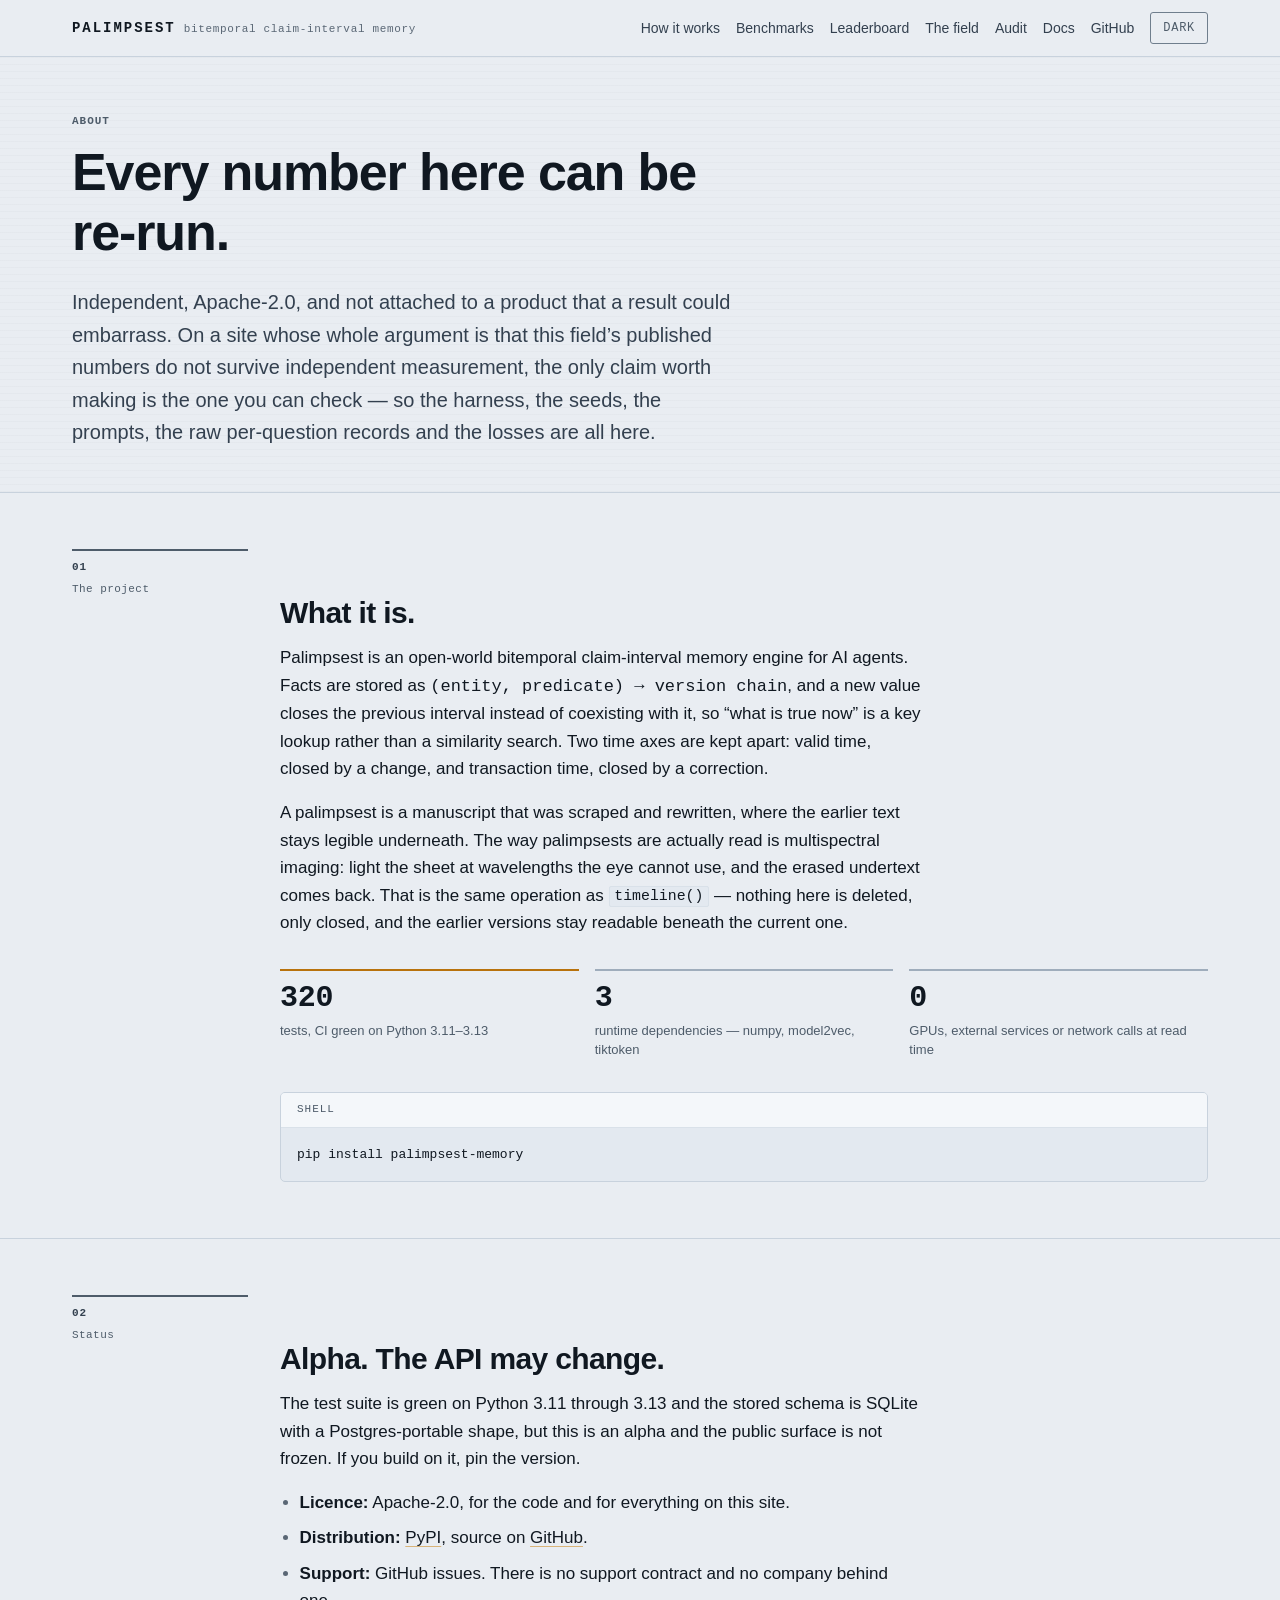
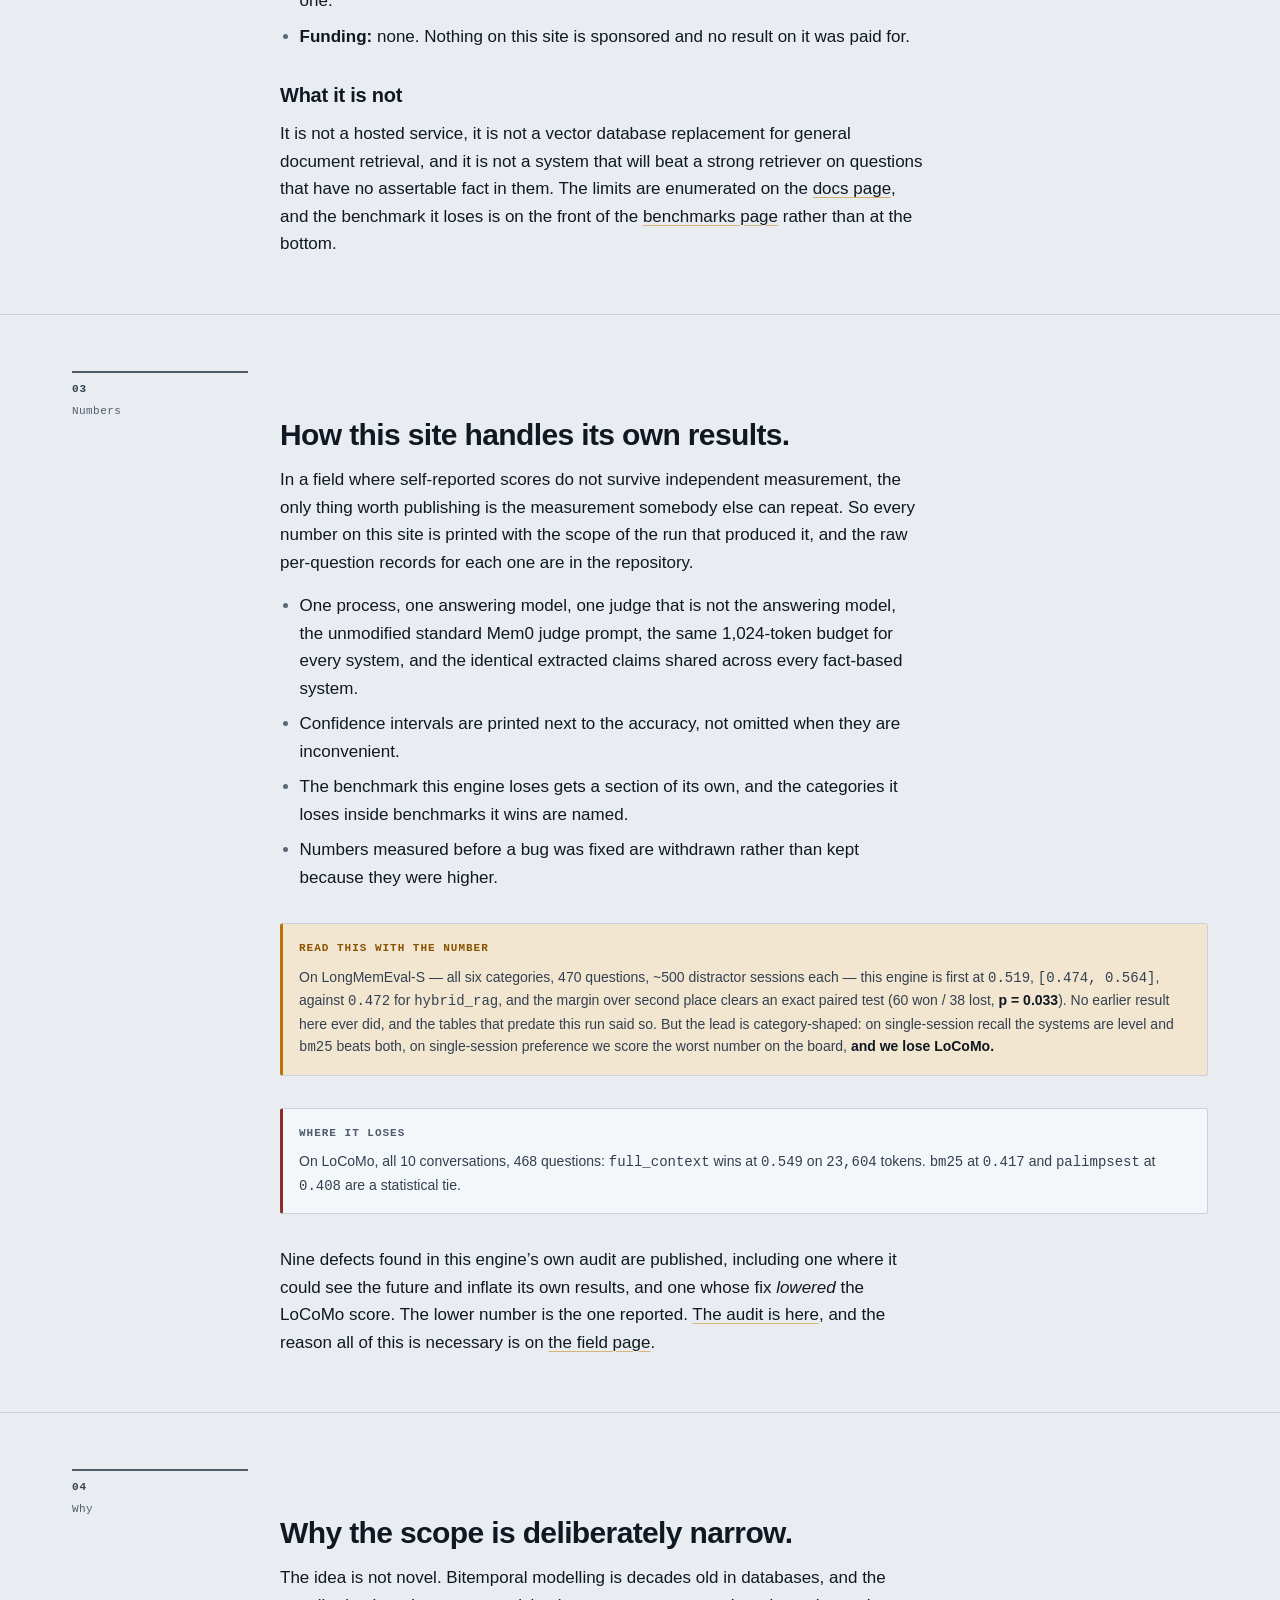
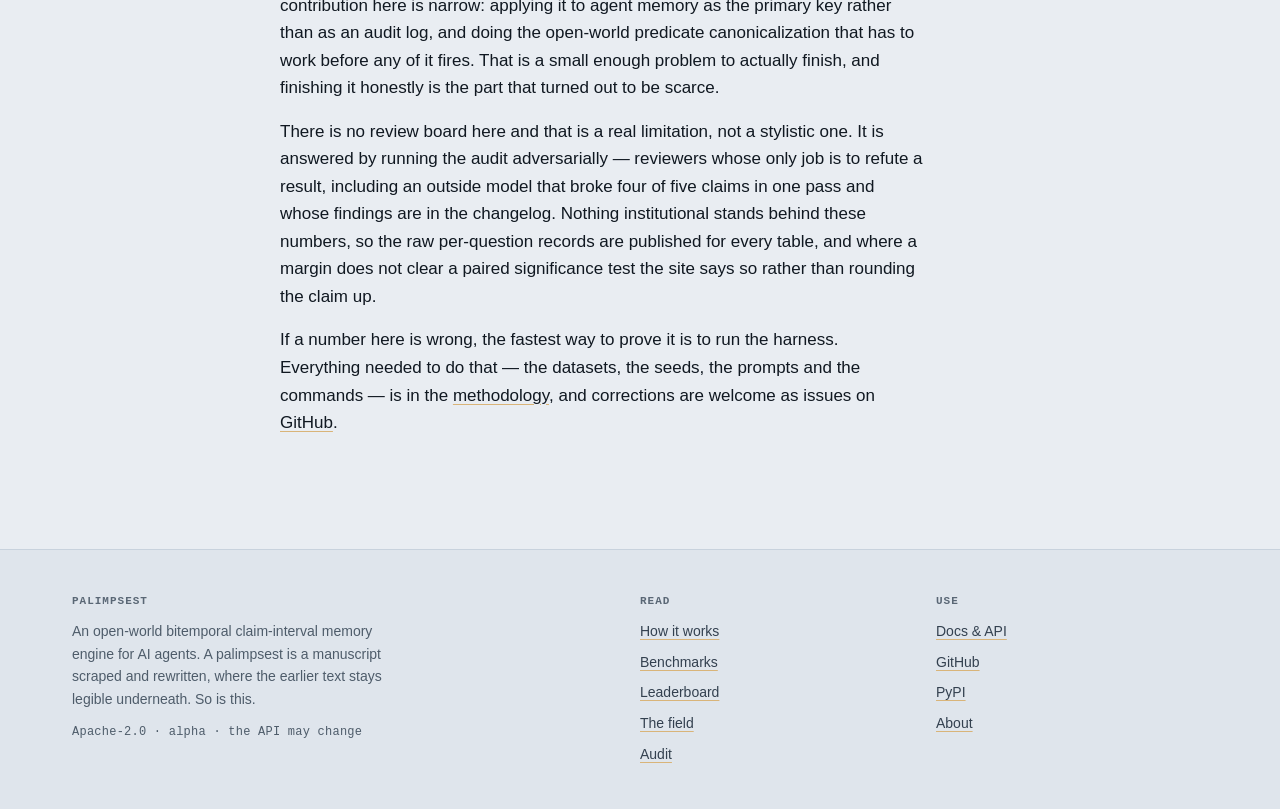
<file: site/about.html>
<!DOCTYPE html>
<html lang="en">
<head>
<meta charset="utf-8">
<meta name="viewport" content="width=device-width, initial-scale=1">
<title>About — Palimpsest</title>
<meta name="description" content="What Palimpsest is, what state it is in, and what this site does with numbers. Apache-2.0, every result reproducible from the published harness.">
<link rel="stylesheet" href="assets/site.css">
<script src="assets/site.js"></script>
</head>
<body>

<a class="skip-link" href="#main">Skip to content</a>

<header class="site-header" data-nav="closed">
  <div class="wrap site-header__inner">
    <a class="brand" href="index.html">
      <span class="brand__name">Palimpsest</span>
      <span class="brand__note">bitemporal claim-interval memory</span>
    </a>

    <nav class="nav" aria-label="Primary">
      <ul class="nav-list">
        <li><a href="how-it-works.html">How it works</a></li>
        <li><a href="benchmarks/index.html">Benchmarks</a></li>
        <li><a href="leaderboard/index.html">Leaderboard</a></li>
        <li><a href="field.html">The field</a></li>
        <li><a href="audit/index.html">Audit</a></li>
        <li><a href="docs/index.html">Docs</a></li>
        <li><a href="https://github.com/joe51111jwd/palimpsest">GitHub</a></li>
      </ul>
    </nav>

    <button class="nav-toggle" type="button" data-nav-toggle aria-expanded="false">Menu</button>
    <button class="theme-toggle" type="button" data-theme-toggle>Dark</button>
  </div>
</header>

<main id="main">

  <section class="hero">
    <div class="wrap">
      <p class="eyebrow">About</p>
      <h1 class="hero__title">Every number here can be re-run.</h1>
      <p class="hero__lede">
        Independent, Apache-2.0, and not attached to a product that a result could embarrass. On a
        site whose whole argument is that this field&rsquo;s published numbers do not survive
        independent measurement, the only claim worth making is the one you can check &mdash; so the
        harness, the seeds, the prompts, the raw per-question records and the losses are all here.
      </p>
    </div>
  </section>

  <!-- ============ 01 The project ============ -->
  <section class="section" id="project">
    <div class="wrap section-grid">
      <div class="section-rail"><b>01</b><span>The project</span></div>

      <div class="stack-lg">
        <div class="prose">
          <h2>What it is.</h2>
          <p>
            Palimpsest is an open-world bitemporal claim-interval memory engine for AI agents.
            Facts are stored as <span class="mono">(entity, predicate) &rarr; version chain</span>,
            and a new value closes the previous interval instead of coexisting with it, so
            &ldquo;what is true now&rdquo; is a key lookup rather than a similarity search. Two time
            axes are kept apart: valid time, closed by a change, and transaction time, closed by a
            correction.
          </p>
          <p>
            A palimpsest is a manuscript that was scraped and rewritten, where the earlier text
            stays legible underneath. The way palimpsests are actually read is multispectral
            imaging: light the sheet at wavelengths the eye cannot use, and the erased undertext
            comes back. That is the same operation as
            <code>timeline()</code> &mdash; nothing here is deleted, only closed, and the earlier
            versions stay readable beneath the current one.
          </p>
        </div>

        <div class="grid-3">
          <div class="stat stat--accent">
            <span class="stat__value">320</span>
            <span class="stat__label">tests, CI green on Python 3.11&ndash;3.13</span>
          </div>
          <div class="stat">
            <span class="stat__value">3</span>
            <span class="stat__label">runtime dependencies &mdash; numpy, model2vec, tiktoken</span>
          </div>
          <div class="stat">
            <span class="stat__value">0</span>
            <span class="stat__label">GPUs, external services or network calls at read time</span>
          </div>
        </div>

        <div class="code">
          <div class="code__label">shell</div>
<pre><code>pip install palimpsest-memory</code></pre>
        </div>
      </div>
    </div>
  </section>

  <!-- ============ 02 Status ============ -->
  <section class="section" id="status">
    <div class="wrap section-grid">
      <div class="section-rail"><b>02</b><span>Status</span></div>

      <div class="stack-lg">
        <div class="prose">
          <h2>Alpha. The API may change.</h2>
          <p>
            The test suite is green on Python 3.11 through 3.13 and the stored schema is
            SQLite with a Postgres-portable shape, but this is an alpha and the public surface is
            not frozen. If you build on it, pin the version.
          </p>
          <ul>
            <li><strong>Licence:</strong> Apache-2.0, for the code and for everything on this site.</li>
            <li><strong>Distribution:</strong> <a href="https://pypi.org/project/palimpsest-memory/">PyPI</a>, source on <a href="https://github.com/joe51111jwd/palimpsest">GitHub</a>.</li>
            <li><strong>Support:</strong> GitHub issues. There is no support contract and no company behind one.</li>
            <li><strong>Funding:</strong> none. Nothing on this site is sponsored and no result on it was paid for.</li>
          </ul>
        </div>

        <div class="prose">
          <h3>What it is not</h3>
          <p>
            It is not a hosted service, it is not a vector database replacement for general
            document retrieval, and it is not a system that will beat a strong retriever on
            questions that have no assertable fact in them. The limits are enumerated on the
            <a href="docs/index.html">docs page</a>, and the benchmark it loses is on the front of
            the <a href="benchmarks/index.html">benchmarks page</a> rather than at the bottom.
          </p>
        </div>
      </div>
    </div>
  </section>

  <!-- ============ 03 Numbers ============ -->
  <section class="section" id="numbers">
    <div class="wrap section-grid">
      <div class="section-rail"><b>03</b><span>Numbers</span></div>

      <div class="stack-lg">
        <div class="prose">
          <h2>How this site handles its own results.</h2>
          <p>
            In a field where self-reported scores do not survive independent measurement, the only
            thing worth publishing is the measurement somebody else can repeat. So every number on
            this site is printed with the scope of the run that produced it, and the raw
            per-question records for each one are in the repository.
          </p>
          <ul>
            <li>One process, one answering model, one judge that is not the answering model, the
              unmodified standard Mem0 judge prompt, the same 1,024-token budget for every system,
              and the identical extracted claims shared across every fact-based system.</li>
            <li>Confidence intervals are printed next to the accuracy, not omitted when they are
              inconvenient.</li>
            <li>The benchmark this engine loses gets a section of its own, and the categories it
              loses inside benchmarks it wins are named.</li>
            <li>Numbers measured before a bug was fixed are withdrawn rather than kept because they
              were higher.</li>
          </ul>
        </div>

        <div class="callout callout--caveat">
          <p class="callout__title">Read this with the number</p>
          <p>
            On LongMemEval-S &mdash; all six categories, 470 questions, ~500 distractor sessions
            each &mdash; this engine is first at <span class="num">0.519</span>,
            <span class="num">[0.474, 0.564]</span>, against <span class="num">0.472</span> for
            <span class="mono">hybrid_rag</span>, and the margin over second place clears an exact
            paired test (60 won / 38 lost, <strong>p&nbsp;=&nbsp;0.033</strong>). No earlier result
            here ever did, and the tables that predate this run said so. But the lead is
            category-shaped: on single-session recall the systems are level and
            <span class="mono">bm25</span> beats both, on single-session preference we score the
            worst number on the board, <strong>and we lose LoCoMo.</strong>
          </p>
        </div>

        <div class="callout callout--loss">
          <p class="callout__title">Where it loses</p>
          <p>
            On LoCoMo, all 10 conversations, 468 questions: <span class="mono">full_context</span>
            wins at <span class="num">0.549</span> on <span class="num">23,604</span> tokens.
            <span class="mono">bm25</span> at <span class="num">0.417</span> and
            <span class="mono">palimpsest</span> at <span class="num">0.408</span> are a statistical
            tie.
          </p>
        </div>

        <div class="prose">
          <p>
            Nine defects found in this engine&rsquo;s own audit are published, including one where
            it could see the future and inflate its own results, and one whose fix
            <em>lowered</em> the LoCoMo score. The lower number is the one reported.
            <a href="audit/index.html">The audit is here</a>, and the reason all of this is
            necessary is on <a href="field.html">the field page</a>.
          </p>
        </div>
      </div>
    </div>
  </section>

  <!-- ============ 04 Why ============ -->
  <section class="section" id="why">
    <div class="wrap section-grid">
      <div class="section-rail"><b>04</b><span>Why</span></div>

      <div class="prose">
        <h2>Why the scope is deliberately narrow.</h2>
        <p>
          The idea is not novel. Bitemporal modelling is decades old in databases, and the
          contribution here is narrow: applying it to agent memory as the primary key rather than as
          an audit log, and doing the open-world predicate canonicalization that has to work before
          any of it fires. That is a small enough problem to actually finish, and finishing it
          honestly is the part that turned out to be scarce.
        </p>
        <p>
          There is no review board here and that is a real limitation, not a stylistic one. It is
          answered by running the audit adversarially &mdash; reviewers whose only job is to refute a
          result, including an outside model that broke four of five claims in one pass and whose
          findings are in the changelog. Nothing institutional stands behind these numbers, so the
          raw per-question records are published for every table, and where a margin does not clear
          a paired significance test the site says so rather than rounding the claim up.
        </p>
        <p>
          If a number here is wrong, the fastest way to prove it is to run the harness. Everything
          needed to do that &mdash; the datasets, the seeds, the prompts and the commands &mdash; is
          in the <a href="benchmarks/methodology.html#reproduce">methodology</a>, and corrections
          are welcome as issues on
          <a href="https://github.com/joe51111jwd/palimpsest">GitHub</a>.
        </p>
      </div>
    </div>
  </section>

</main>

<footer class="site-footer">
  <div class="wrap site-footer__grid">
    <div>
      <h2>Palimpsest</h2>
      <p class="measure-short">
        An open-world bitemporal claim-interval memory engine for AI agents. A palimpsest is a
        manuscript scraped and rewritten, where the earlier text stays legible underneath. So is this.
      </p>
      <p class="meta mt-3">Apache-2.0 &middot; alpha &middot; the API may change</p>
    </div>
    <div>
      <h2>Read</h2>
      <ul>
        <li><a href="how-it-works.html">How it works</a></li>
        <li><a href="benchmarks/index.html">Benchmarks</a></li>
        <li><a href="leaderboard/index.html">Leaderboard</a></li>
        <li><a href="field.html">The field</a></li>
        <li><a href="audit/index.html">Audit</a></li>
      </ul>
    </div>
    <div>
      <h2>Use</h2>
      <ul>
        <li><a href="docs/index.html">Docs &amp; API</a></li>
        <li><a href="https://github.com/joe51111jwd/palimpsest">GitHub</a></li>
        <li><a href="https://pypi.org/project/palimpsest-memory/">PyPI</a></li>
        <li><a href="about.html">About</a></li>
      </ul>
    </div>
  </div>
</footer>

</body>
</html>
</file>
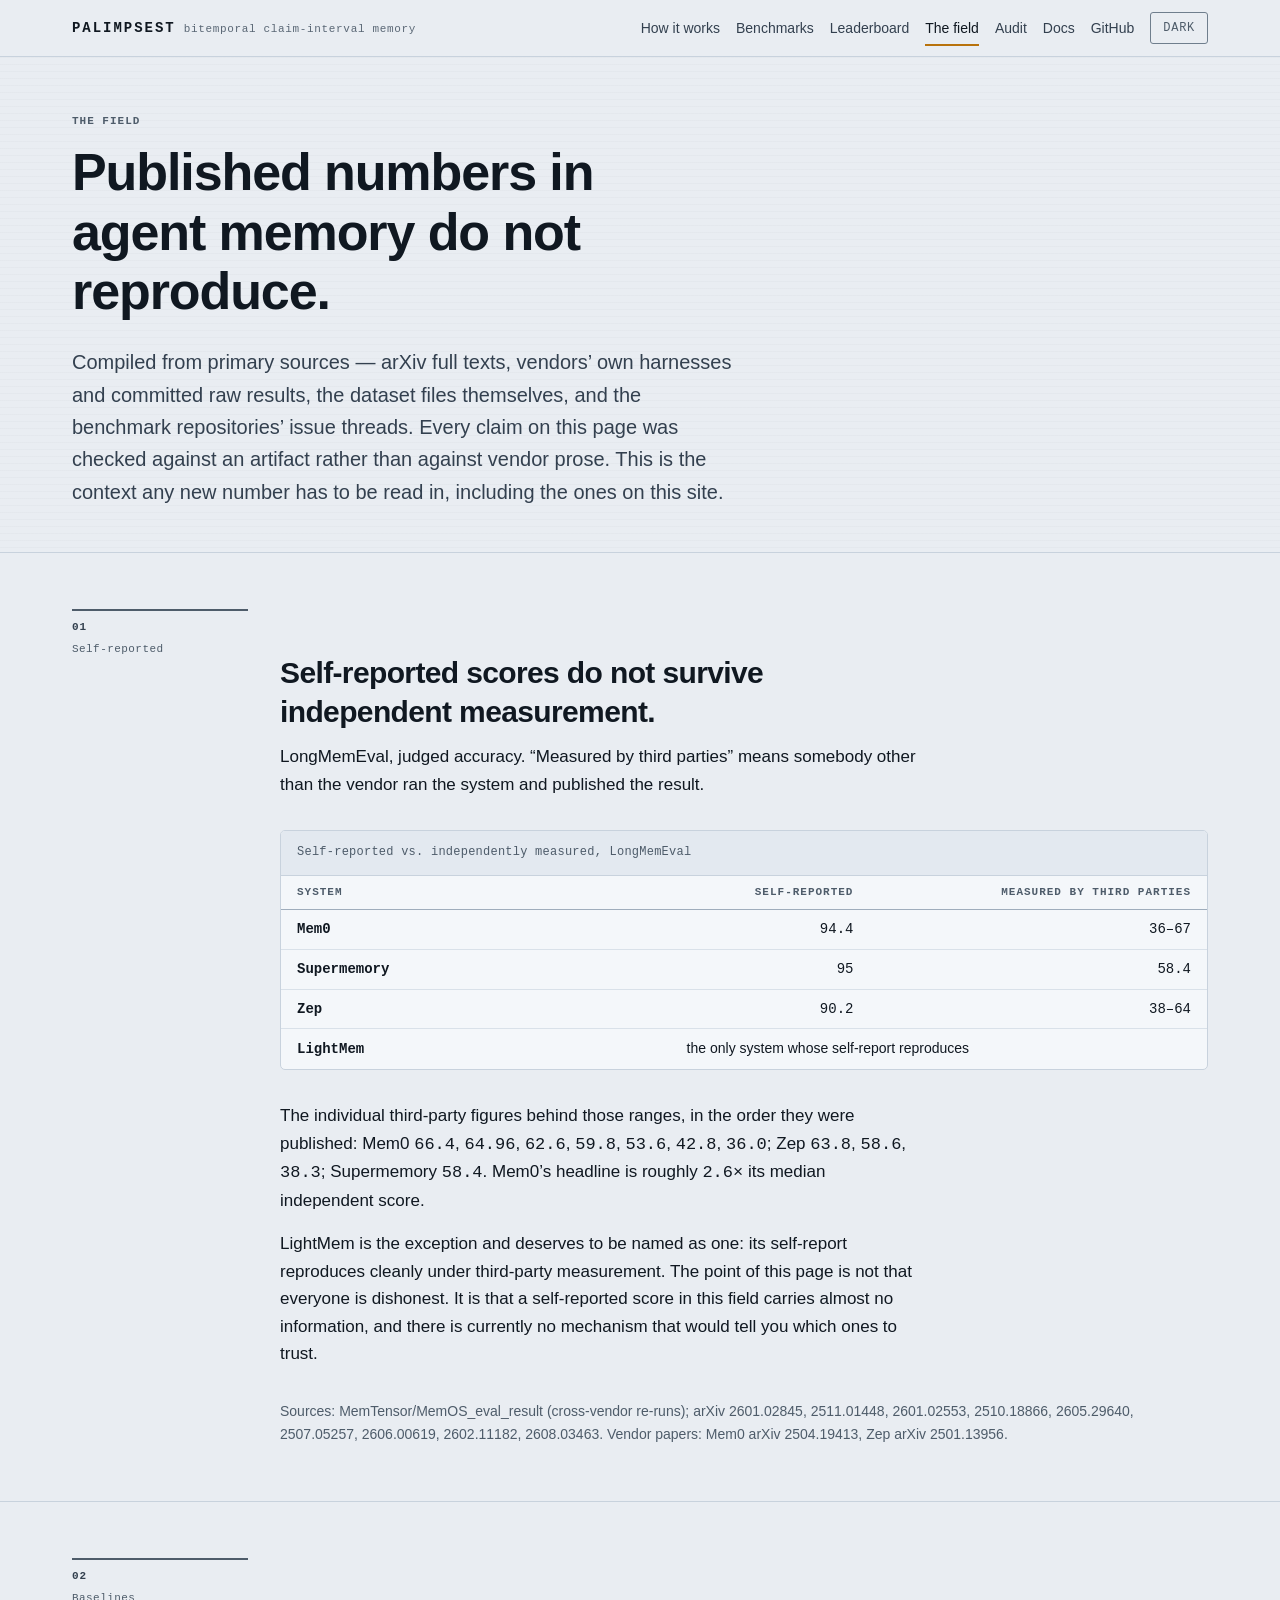
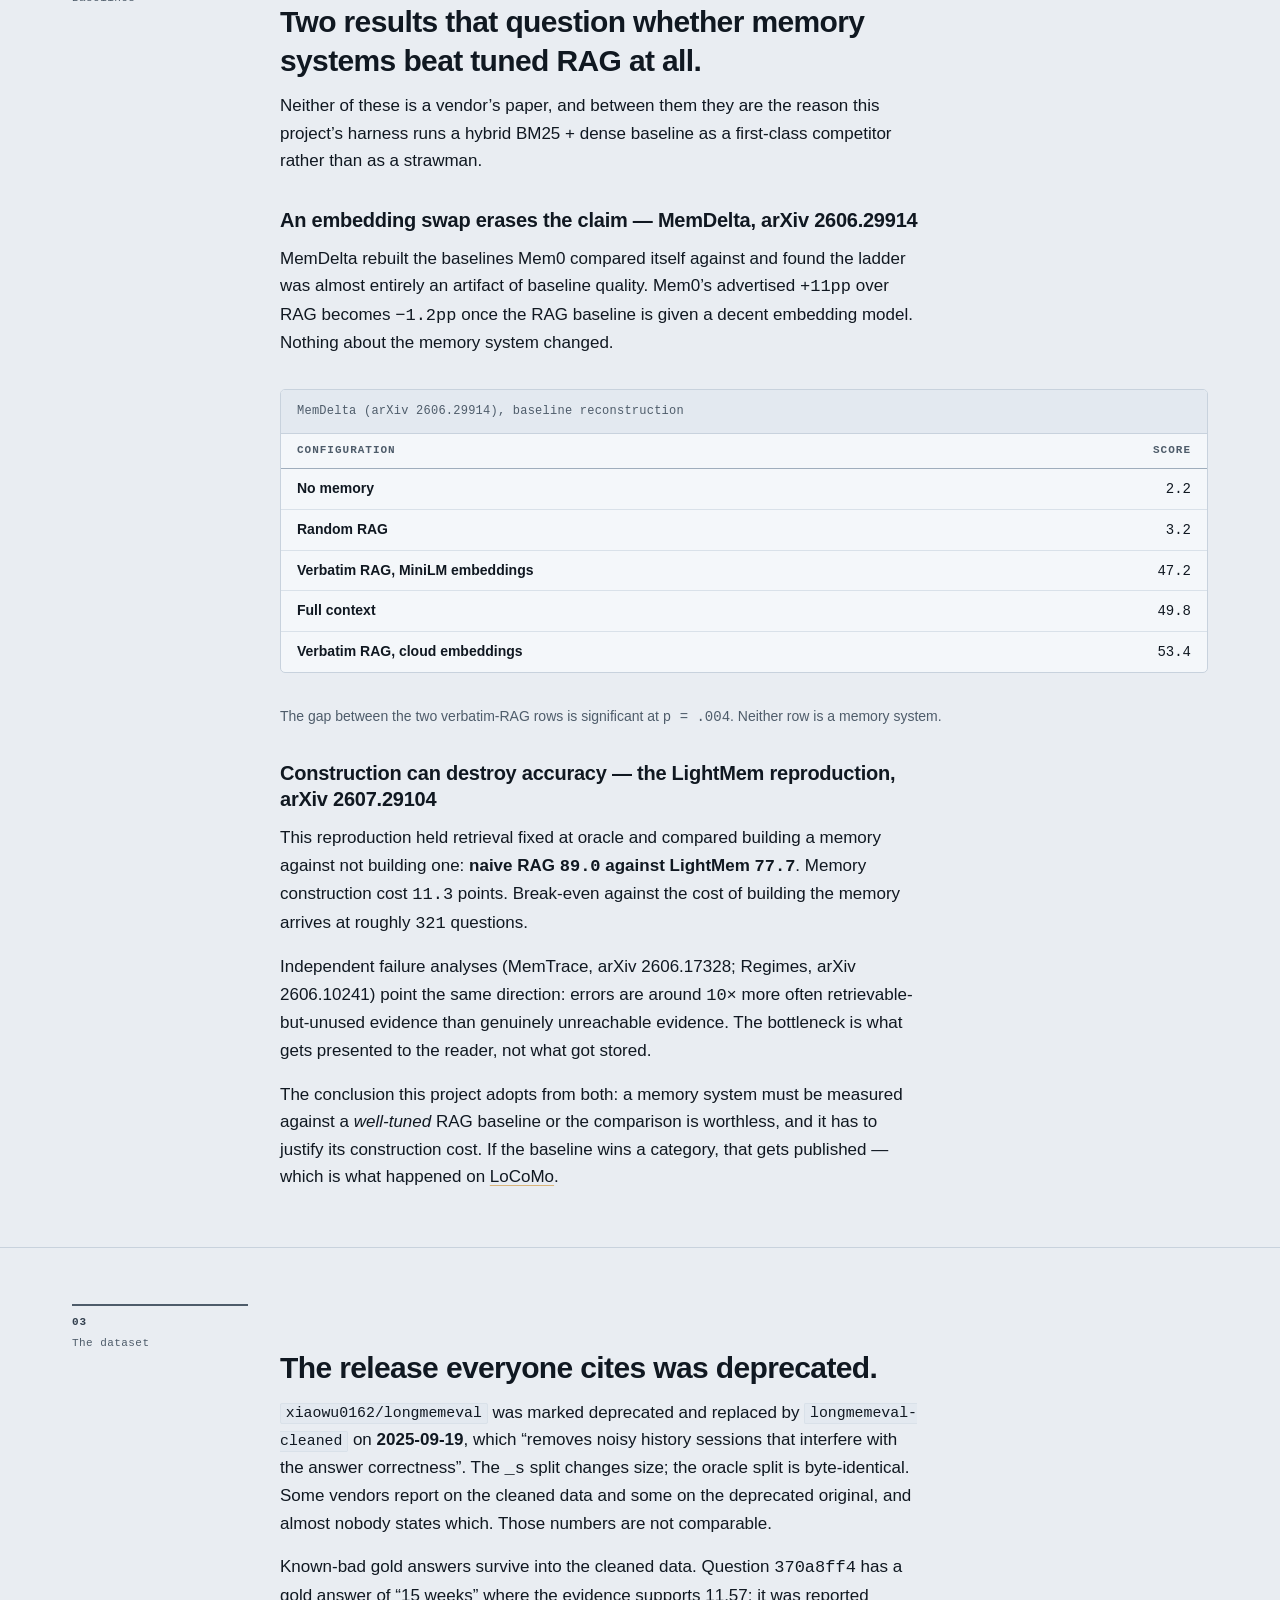
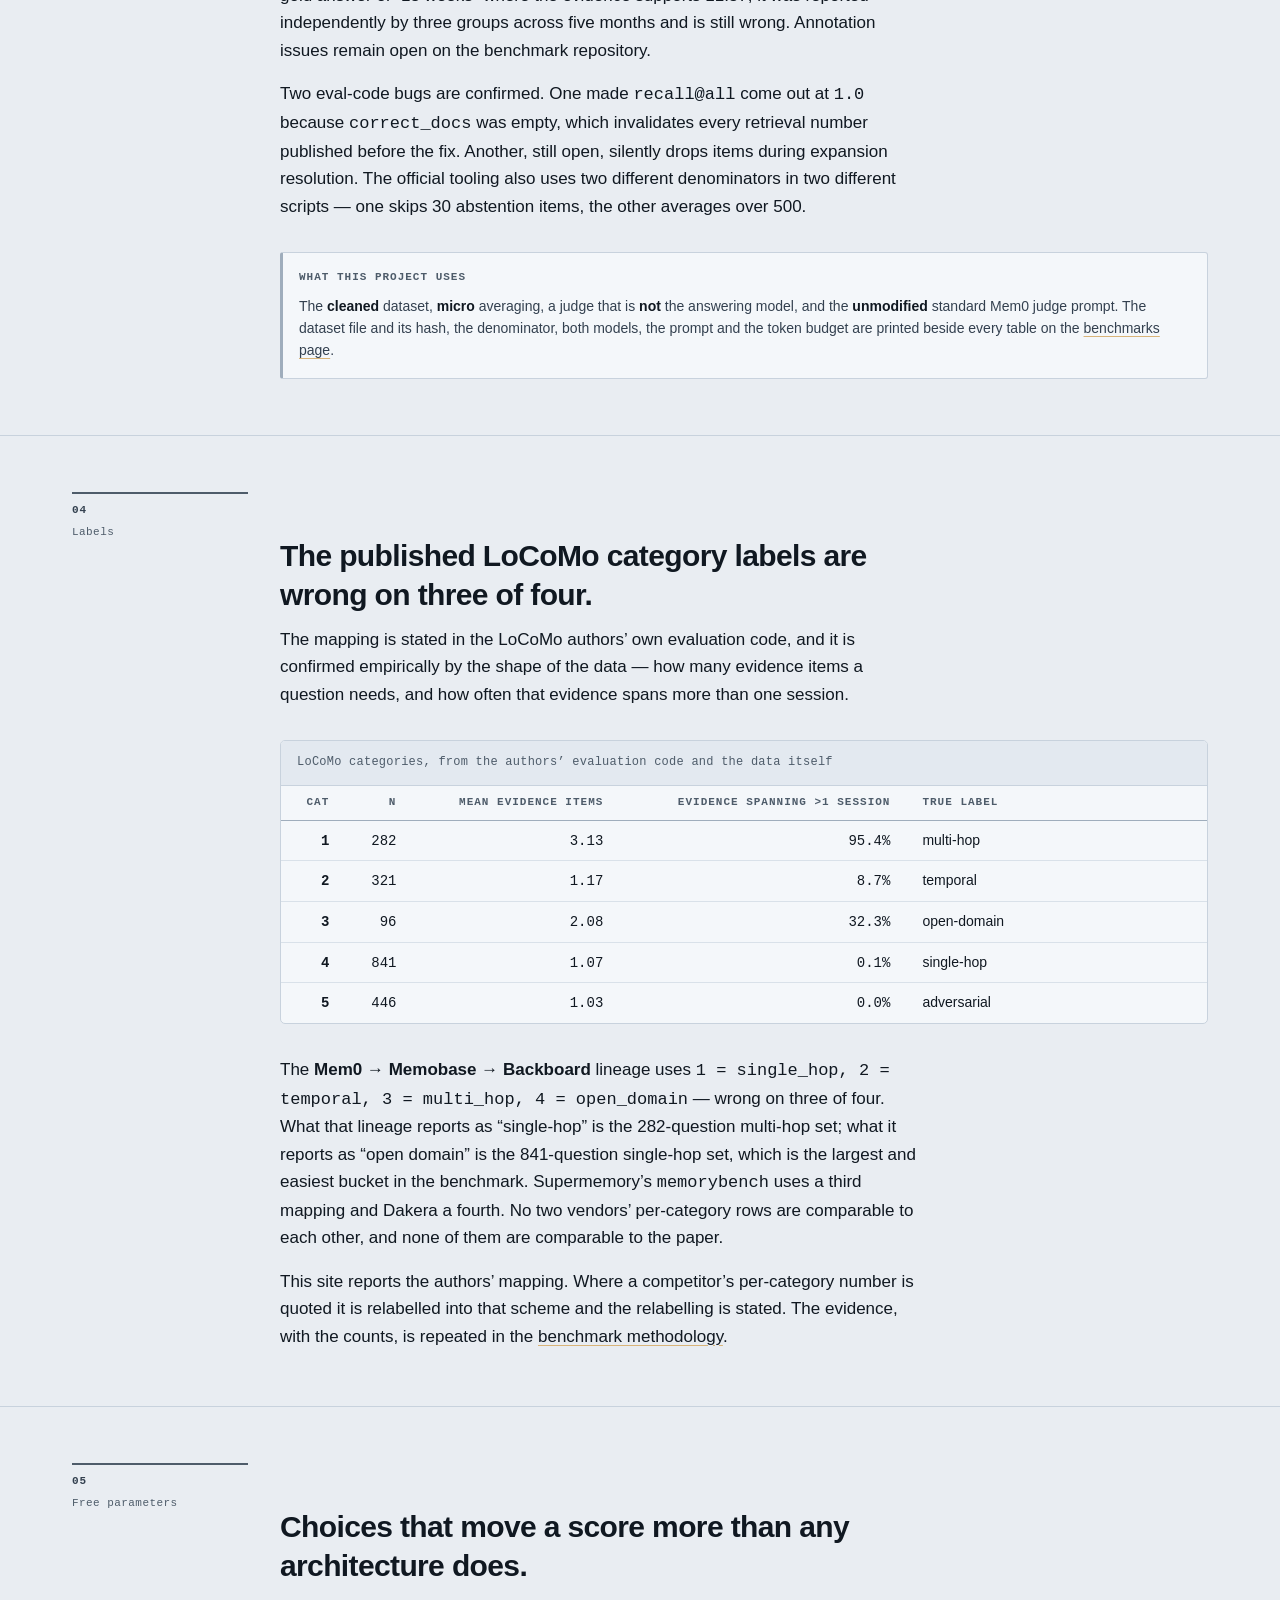
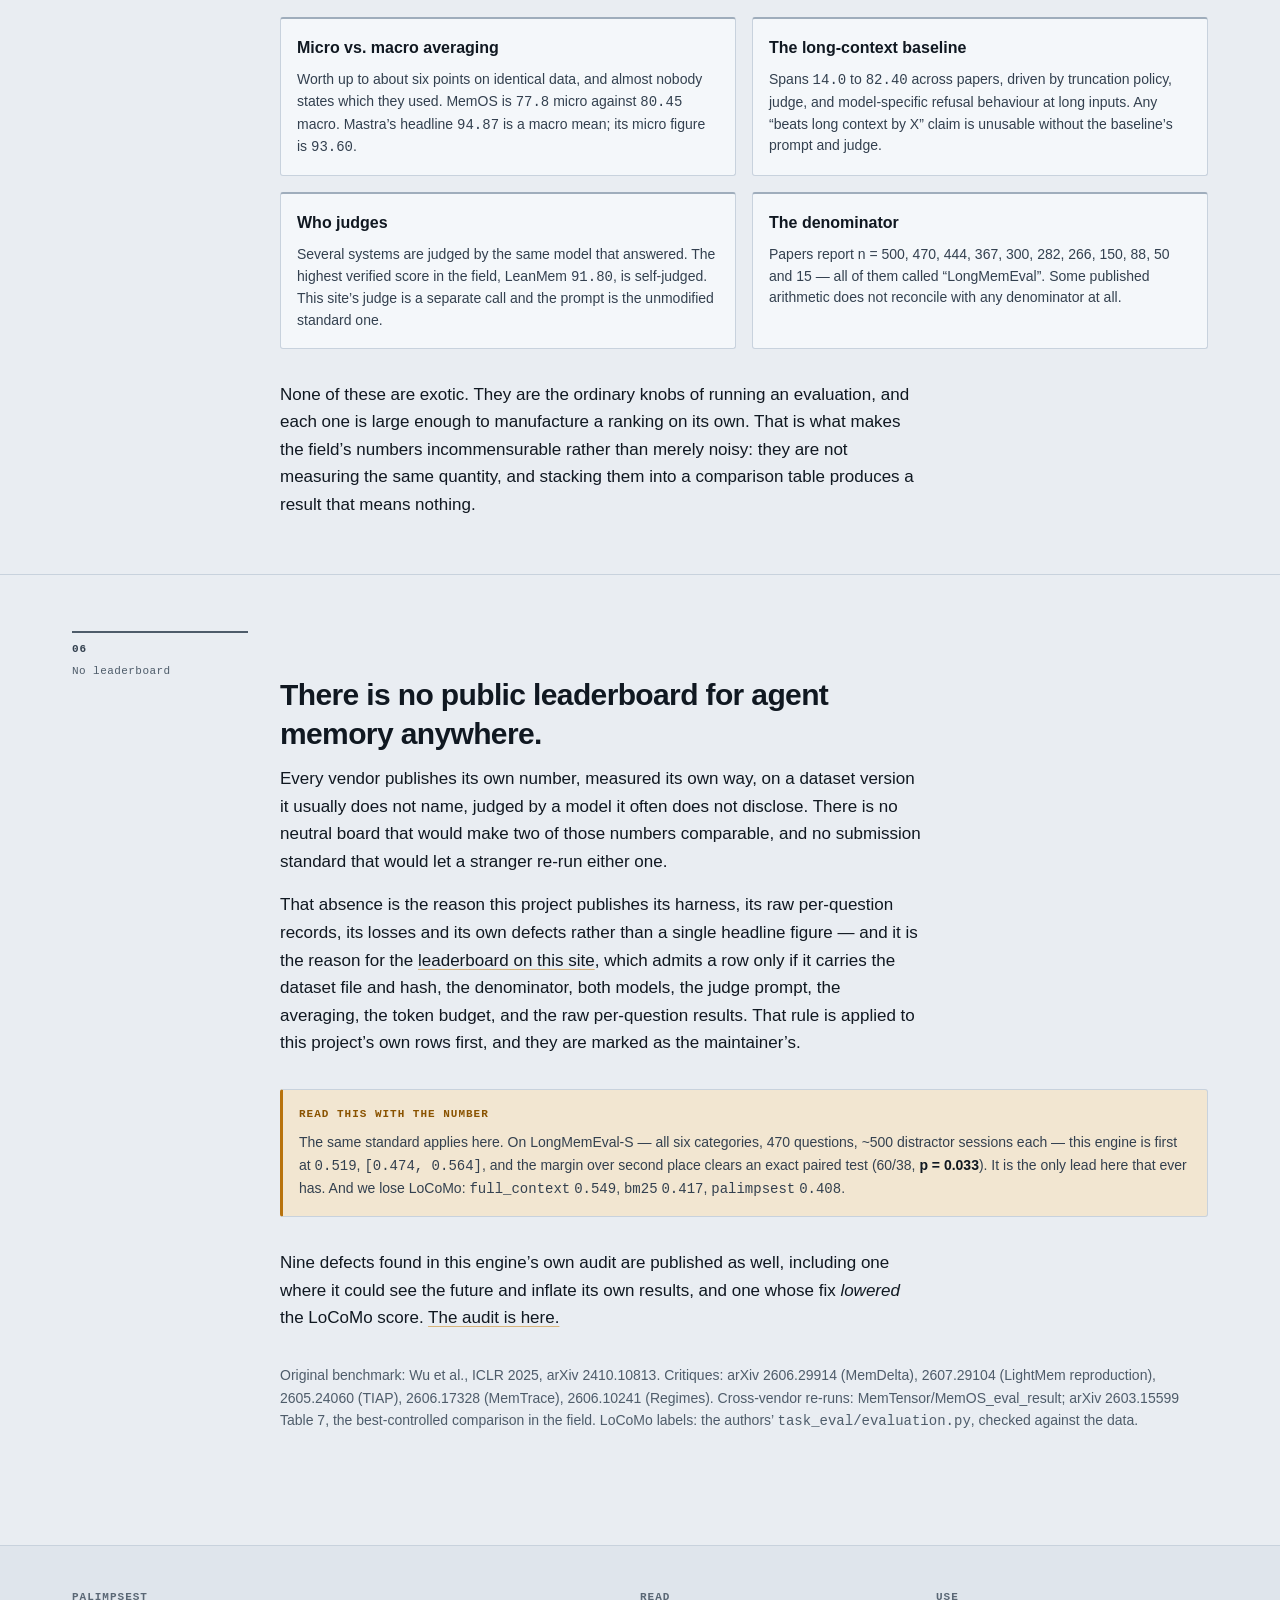
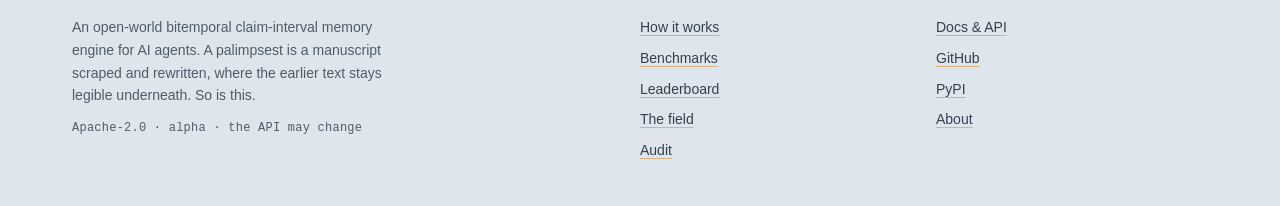
<file: site/field.html>
<!DOCTYPE html>
<html lang="en">
<head>
<meta charset="utf-8">
<meta name="viewport" content="width=device-width, initial-scale=1">
<title>The field — why agent-memory numbers do not reproduce — Palimpsest</title>
<meta name="description" content="Verified from primary sources: self-reported agent-memory scores do not survive independent measurement, the cited dataset release is deprecated, the LoCoMo category labels are wrong, and there is no public leaderboard.">
<link rel="stylesheet" href="assets/site.css">
<script src="assets/site.js"></script>
</head>
<body>

<a class="skip-link" href="#main">Skip to content</a>

<header class="site-header" data-nav="closed">
  <div class="wrap site-header__inner">
    <a class="brand" href="index.html">
      <span class="brand__name">Palimpsest</span>
      <span class="brand__note">bitemporal claim-interval memory</span>
    </a>

    <nav class="nav" aria-label="Primary">
      <ul class="nav-list">
        <li><a href="how-it-works.html">How it works</a></li>
        <li><a href="benchmarks/index.html">Benchmarks</a></li>
        <li><a href="leaderboard/index.html">Leaderboard</a></li>
        <li><a href="field.html" aria-current="page">The field</a></li>
        <li><a href="audit/index.html">Audit</a></li>
        <li><a href="docs/index.html">Docs</a></li>
        <li><a href="https://github.com/joe51111jwd/palimpsest">GitHub</a></li>
      </ul>
    </nav>

    <button class="nav-toggle" type="button" data-nav-toggle aria-expanded="false">Menu</button>
    <button class="theme-toggle" type="button" data-theme-toggle>Dark</button>
  </div>
</header>

<main id="main">

  <section class="hero">
    <div class="wrap">
      <p class="eyebrow">The field</p>
      <h1 class="hero__title">Published numbers in agent memory do not reproduce.</h1>
      <p class="hero__lede">
        Compiled from primary sources &mdash; arXiv full texts, vendors&rsquo; own harnesses and
        committed raw results, the dataset files themselves, and the benchmark repositories&rsquo;
        issue threads. Every claim on this page was checked against an artifact rather than
        against vendor prose. This is the context any new number has to be read in, including the
        ones on this site.
      </p>
    </div>
  </section>

  <!-- ============ 01 Self-reported vs measured ============ -->
  <section class="section" id="reported">
    <div class="wrap section-grid">
      <div class="section-rail"><b>01</b><span>Self-reported</span></div>

      <div class="stack-lg">
        <div class="prose">
          <h2>Self-reported scores do not survive independent measurement.</h2>
          <p>
            LongMemEval, judged accuracy. &ldquo;Measured by third parties&rdquo; means somebody
            other than the vendor ran the system and published the result.
          </p>
        </div>

        <div class="table-wrap">
          <table class="data">
            <caption>Self-reported vs. independently measured, LongMemEval</caption>
            <thead>
              <tr>
                <th scope="col" class="wrap-cell">system</th>
                <th scope="col" class="num">self-reported</th>
                <th scope="col" class="num">measured by third parties</th>
              </tr>
            </thead>
            <tbody>
              <tr>
                <th scope="row" class="mono">Mem0</th>
                <td class="num">94.4</td>
                <td class="num">36&ndash;67</td>
              </tr>
              <tr>
                <th scope="row" class="mono">Supermemory</th>
                <td class="num">95</td>
                <td class="num">58.4</td>
              </tr>
              <tr>
                <th scope="row" class="mono">Zep</th>
                <td class="num">90.2</td>
                <td class="num">38&ndash;64</td>
              </tr>
              <tr>
                <th scope="row" class="mono">LightMem</th>
                <td class="wrap-cell" colspan="2">the only system whose self-report reproduces</td>
              </tr>
            </tbody>
          </table>
        </div>

        <div class="prose">
          <p>
            The individual third-party figures behind those ranges, in the order they were
            published: Mem0 <span class="num">66.4</span>, <span class="num">64.96</span>,
            <span class="num">62.6</span>, <span class="num">59.8</span>,
            <span class="num">53.6</span>, <span class="num">42.8</span>,
            <span class="num">36.0</span>; Zep <span class="num">63.8</span>,
            <span class="num">58.6</span>, <span class="num">38.3</span>; Supermemory
            <span class="num">58.4</span>. Mem0&rsquo;s headline is roughly
            <span class="num">2.6&times;</span> its median independent score.
          </p>
          <p>
            LightMem is the exception and deserves to be named as one: its self-report reproduces
            cleanly under third-party measurement. The point of this page is not that everyone is
            dishonest. It is that a self-reported score in this field carries almost no
            information, and there is currently no mechanism that would tell you which ones to
            trust.
          </p>
        </div>

        <p class="meta-note">
          Sources: MemTensor/MemOS_eval_result (cross-vendor re-runs); arXiv 2601.02845,
          2511.01448, 2601.02553, 2510.18866, 2605.29640, 2507.05257, 2606.00619, 2602.11182,
          2608.03463. Vendor papers: Mem0 arXiv 2504.19413, Zep arXiv 2501.13956.
        </p>
      </div>
    </div>
  </section>

  <!-- ============ 02 Two results ============ -->
  <section class="section" id="baselines">
    <div class="wrap section-grid">
      <div class="section-rail"><b>02</b><span>Baselines</span></div>

      <div class="stack-lg">
        <div class="prose">
          <h2>Two results that question whether memory systems beat tuned RAG at all.</h2>
          <p>
            Neither of these is a vendor&rsquo;s paper, and between them they are the reason this
            project&rsquo;s harness runs a hybrid BM25 + dense baseline as a first-class competitor
            rather than as a strawman.
          </p>

          <h3>An embedding swap erases the claim &mdash; MemDelta, arXiv 2606.29914</h3>
          <p>
            MemDelta rebuilt the baselines Mem0 compared itself against and found the ladder was
            almost entirely an artifact of baseline quality. Mem0&rsquo;s advertised
            <span class="num">+11pp</span> over RAG becomes <span class="num">&minus;1.2pp</span>
            once the RAG baseline is given a decent embedding model. Nothing about the memory
            system changed.
          </p>
        </div>

        <div class="table-wrap">
          <table class="data">
            <caption>MemDelta (arXiv 2606.29914), baseline reconstruction</caption>
            <thead>
              <tr>
                <th scope="col" class="wrap-cell">configuration</th>
                <th scope="col" class="num">score</th>
              </tr>
            </thead>
            <tbody>
              <tr>
                <th scope="row" class="wrap-cell">No memory</th>
                <td class="num">2.2</td>
              </tr>
              <tr>
                <th scope="row" class="wrap-cell">Random RAG</th>
                <td class="num">3.2</td>
              </tr>
              <tr>
                <th scope="row" class="wrap-cell">Verbatim RAG, MiniLM embeddings</th>
                <td class="num">47.2</td>
              </tr>
              <tr>
                <th scope="row" class="wrap-cell">Full context</th>
                <td class="num">49.8</td>
              </tr>
              <tr>
                <th scope="row" class="wrap-cell">Verbatim RAG, cloud embeddings</th>
                <td class="num">53.4</td>
              </tr>
            </tbody>
          </table>
        </div>

        <p class="meta-note">
          The gap between the two verbatim-RAG rows is significant at
          <span class="mono">p = .004</span>. Neither row is a memory system.
        </p>

        <div class="prose">
          <h3>Construction can destroy accuracy &mdash; the LightMem reproduction, arXiv 2607.29104</h3>
          <p>
            This reproduction held retrieval fixed at oracle and compared building a memory against
            not building one: <strong>naive RAG <span class="num">89.0</span> against LightMem
            <span class="num">77.7</span></strong>. Memory construction cost
            <span class="num">11.3</span> points. Break-even against the cost of building the memory
            arrives at roughly <span class="num">321</span> questions.
          </p>
          <p>
            Independent failure analyses (MemTrace, arXiv 2606.17328; Regimes, arXiv 2606.10241)
            point the same direction: errors are around <span class="num">10&times;</span> more often
            retrievable-but-unused evidence than genuinely unreachable evidence. The bottleneck is
            what gets presented to the reader, not what got stored.
          </p>
          <p>
            The conclusion this project adopts from both: a memory system must be measured against a
            <em>well-tuned</em> RAG baseline or the comparison is worthless, and it has to justify
            its construction cost. If the baseline wins a category, that gets published &mdash;
            which is what happened on <a href="benchmarks/index.html#locomo">LoCoMo</a>.
          </p>
        </div>
      </div>
    </div>
  </section>

  <!-- ============ 03 The dataset ============ -->
  <section class="section" id="dataset">
    <div class="wrap section-grid">
      <div class="section-rail"><b>03</b><span>The dataset</span></div>

      <div class="stack-lg">
        <div class="prose">
          <h2>The release everyone cites was deprecated.</h2>
          <p>
            <code>xiaowu0162/longmemeval</code> was marked deprecated and replaced by
            <code>longmemeval-cleaned</code> on <strong>2025-09-19</strong>, which &ldquo;removes
            noisy history sessions that interfere with the answer correctness&rdquo;. The
            <span class="mono">_s</span> split changes size; the oracle split is byte-identical.
            Some vendors report on the cleaned data and some on the deprecated original, and almost
            nobody states which. Those numbers are not comparable.
          </p>
          <p>
            Known-bad gold answers survive into the cleaned data. Question
            <span class="mono">370a8ff4</span> has a gold answer of &ldquo;15 weeks&rdquo; where the
            evidence supports 11.57; it was reported independently by three groups across five
            months and is still wrong. Annotation issues remain open on the benchmark repository.
          </p>
          <p>
            Two eval-code bugs are confirmed. One made <span class="mono">recall@all</span> come out
            at <span class="num">1.0</span> because <span class="mono">correct_docs</span> was
            empty, which invalidates every retrieval number published before the fix. Another, still
            open, silently drops items during expansion resolution. The official tooling also uses
            two different denominators in two different scripts &mdash; one skips 30 abstention
            items, the other averages over 500.
          </p>
        </div>

        <div class="callout callout--note">
          <p class="callout__title">What this project uses</p>
          <p>
            The <strong>cleaned</strong> dataset, <strong>micro</strong> averaging, a judge that is
            <strong>not</strong> the answering model, and the <strong>unmodified</strong> standard
            Mem0 judge prompt. The dataset file and its hash, the denominator, both models, the
            prompt and the token budget are printed beside every table on the
            <a href="benchmarks/index.html">benchmarks page</a>.
          </p>
        </div>
      </div>
    </div>
  </section>

  <!-- ============ 04 Labels ============ -->
  <section class="section" id="labels">
    <div class="wrap section-grid">
      <div class="section-rail"><b>04</b><span>Labels</span></div>

      <div class="stack-lg">
        <div class="prose">
          <h2>The published LoCoMo category labels are wrong on three of four.</h2>
          <p>
            The mapping is stated in the LoCoMo authors&rsquo; own evaluation code, and it is
            confirmed empirically by the shape of the data &mdash; how many evidence items a
            question needs, and how often that evidence spans more than one session.
          </p>
        </div>

        <div class="table-wrap">
          <table class="data">
            <caption>LoCoMo categories, from the authors&rsquo; evaluation code and the data itself</caption>
            <thead>
              <tr>
                <th scope="col" class="num">cat</th>
                <th scope="col" class="num">n</th>
                <th scope="col" class="num">mean evidence items</th>
                <th scope="col" class="num">evidence spanning &gt;1 session</th>
                <th scope="col" class="wrap-cell">true label</th>
              </tr>
            </thead>
            <tbody>
              <tr>
                <th scope="row" class="num">1</th>
                <td class="num">282</td>
                <td class="num">3.13</td>
                <td class="num">95.4%</td>
                <td class="wrap-cell">multi-hop</td>
              </tr>
              <tr>
                <th scope="row" class="num">2</th>
                <td class="num">321</td>
                <td class="num">1.17</td>
                <td class="num">8.7%</td>
                <td class="wrap-cell">temporal</td>
              </tr>
              <tr>
                <th scope="row" class="num">3</th>
                <td class="num">96</td>
                <td class="num">2.08</td>
                <td class="num">32.3%</td>
                <td class="wrap-cell">open-domain</td>
              </tr>
              <tr>
                <th scope="row" class="num">4</th>
                <td class="num">841</td>
                <td class="num">1.07</td>
                <td class="num">0.1%</td>
                <td class="wrap-cell">single-hop</td>
              </tr>
              <tr>
                <th scope="row" class="num">5</th>
                <td class="num">446</td>
                <td class="num">1.03</td>
                <td class="num">0.0%</td>
                <td class="wrap-cell">adversarial</td>
              </tr>
            </tbody>
          </table>
        </div>

        <div class="prose">
          <p>
            The <strong>Mem0 &rarr; Memobase &rarr; Backboard</strong> lineage uses
            <span class="mono">1 = single_hop, 2 = temporal, 3 = multi_hop, 4 = open_domain</span>
            &mdash; wrong on three of four. What that lineage reports as &ldquo;single-hop&rdquo; is
            the 282-question multi-hop set; what it reports as &ldquo;open domain&rdquo; is the
            841-question single-hop set, which is the largest and easiest bucket in the benchmark.
            Supermemory&rsquo;s <span class="mono">memorybench</span> uses a third mapping and Dakera
            a fourth. No two vendors&rsquo; per-category rows are comparable to each other, and none
            of them are comparable to the paper.
          </p>
          <p>
            This site reports the authors&rsquo; mapping. Where a competitor&rsquo;s per-category
            number is quoted it is relabelled into that scheme and the relabelling is stated. The
            evidence, with the counts, is repeated in the
            <a href="benchmarks/methodology.html#labels">benchmark methodology</a>.
          </p>
        </div>
      </div>
    </div>
  </section>

  <!-- ============ 05 Free parameters ============ -->
  <section class="section" id="parameters">
    <div class="wrap section-grid">
      <div class="section-rail"><b>05</b><span>Free parameters</span></div>

      <div class="stack-lg">
        <div class="prose">
          <h2>Choices that move a score more than any architecture does.</h2>
        </div>

        <div class="grid-2">
          <div class="card">
            <p class="card__title">Micro vs. macro averaging</p>
            <p class="card__body">
              Worth up to about six points on identical data, and almost nobody states which they
              used. MemOS is <span class="num">77.8</span> micro against
              <span class="num">80.45</span> macro. Mastra&rsquo;s headline
              <span class="num">94.87</span> is a macro mean; its micro figure is
              <span class="num">93.60</span>.
            </p>
          </div>
          <div class="card">
            <p class="card__title">The long-context baseline</p>
            <p class="card__body">
              Spans <span class="num">14.0</span> to <span class="num">82.40</span> across papers,
              driven by truncation policy, judge, and model-specific refusal behaviour at long
              inputs. Any &ldquo;beats long context by X&rdquo; claim is unusable without the
              baseline&rsquo;s prompt and judge.
            </p>
          </div>
          <div class="card">
            <p class="card__title">Who judges</p>
            <p class="card__body">
              Several systems are judged by the same model that answered. The highest verified score
              in the field, LeanMem <span class="num">91.80</span>, is self-judged. This site&rsquo;s
              judge is a separate call and the prompt is the unmodified standard one.
            </p>
          </div>
          <div class="card">
            <p class="card__title">The denominator</p>
            <p class="card__body">
              Papers report n = 500, 470, 444, 367, 300, 282, 266, 150, 88, 50 and 15 &mdash; all of
              them called &ldquo;LongMemEval&rdquo;. Some published arithmetic does not reconcile
              with any denominator at all.
            </p>
          </div>
        </div>

        <div class="prose">
          <p>
            None of these are exotic. They are the ordinary knobs of running an evaluation, and each
            one is large enough to manufacture a ranking on its own. That is what makes the
            field&rsquo;s numbers incommensurable rather than merely noisy: they are not measuring
            the same quantity, and stacking them into a comparison table produces a result that
            means nothing.
          </p>
        </div>
      </div>
    </div>
  </section>

  <!-- ============ 06 No leaderboard ============ -->
  <section class="section" id="leaderboard">
    <div class="wrap section-grid">
      <div class="section-rail"><b>06</b><span>No leaderboard</span></div>

      <div class="stack-lg">
        <div class="prose">
          <h2>There is no public leaderboard for agent memory anywhere.</h2>
          <p>
            Every vendor publishes its own number, measured its own way, on a dataset version it
            usually does not name, judged by a model it often does not disclose. There is no neutral
            board that would make two of those numbers comparable, and no submission standard that
            would let a stranger re-run either one.
          </p>
          <p>
            That absence is the reason this project publishes its harness, its raw per-question
            records, its losses and its own defects rather than a single headline figure &mdash; and
            it is the reason for the <a href="leaderboard/index.html">leaderboard on this site</a>,
            which admits a row only if it carries the dataset file and hash, the denominator, both
            models, the judge prompt, the averaging, the token budget, and the raw per-question
            results. That rule is applied to this project&rsquo;s own rows first, and they are marked
            as the maintainer&rsquo;s.
          </p>
        </div>

        <div class="callout callout--caveat">
          <p class="callout__title">Read this with the number</p>
          <p>
            The same standard applies here. On LongMemEval-S &mdash; all six categories, 470
            questions, ~500 distractor sessions each &mdash; this engine is first at
            <span class="num">0.519</span>, <span class="num">[0.474, 0.564]</span>, and the margin
            over second place clears an exact paired test (60/38,
            <strong>p&nbsp;=&nbsp;0.033</strong>). It is the only lead here that ever has. And we
            lose LoCoMo: <span class="mono">full_context</span> <span class="num">0.549</span>,
            <span class="mono">bm25</span> <span class="num">0.417</span>,
            <span class="mono">palimpsest</span> <span class="num">0.408</span>.
          </p>
        </div>

        <div class="prose">
          <p>
            Nine defects found in this engine&rsquo;s own audit are published as well, including one
            where it could see the future and inflate its own results, and one whose fix
            <em>lowered</em> the LoCoMo score. <a href="audit/index.html">The audit is here.</a>
          </p>
        </div>

        <p class="meta-note">
          Original benchmark: Wu et al., ICLR 2025, arXiv 2410.10813. Critiques: arXiv 2606.29914
          (MemDelta), 2607.29104 (LightMem reproduction), 2605.24060 (TIAP), 2606.17328 (MemTrace),
          2606.10241 (Regimes). Cross-vendor re-runs: MemTensor/MemOS_eval_result; arXiv 2603.15599
          Table 7, the best-controlled comparison in the field. LoCoMo labels: the authors&rsquo;
          <span class="mono">task_eval/evaluation.py</span>, checked against the data.
        </p>
      </div>
    </div>
  </section>

</main>

<footer class="site-footer">
  <div class="wrap site-footer__grid">
    <div>
      <h2>Palimpsest</h2>
      <p class="measure-short">
        An open-world bitemporal claim-interval memory engine for AI agents. A palimpsest is a
        manuscript scraped and rewritten, where the earlier text stays legible underneath. So is this.
      </p>
      <p class="meta mt-3">Apache-2.0 &middot; alpha &middot; the API may change</p>
    </div>
    <div>
      <h2>Read</h2>
      <ul>
        <li><a href="how-it-works.html">How it works</a></li>
        <li><a href="benchmarks/index.html">Benchmarks</a></li>
        <li><a href="leaderboard/index.html">Leaderboard</a></li>
        <li><a href="field.html">The field</a></li>
        <li><a href="audit/index.html">Audit</a></li>
      </ul>
    </div>
    <div>
      <h2>Use</h2>
      <ul>
        <li><a href="docs/index.html">Docs &amp; API</a></li>
        <li><a href="https://github.com/joe51111jwd/palimpsest">GitHub</a></li>
        <li><a href="https://pypi.org/project/palimpsest-memory/">PyPI</a></li>
        <li><a href="about.html">About</a></li>
      </ul>
    </div>
  </div>
</footer>

</body>
</html>
</file>
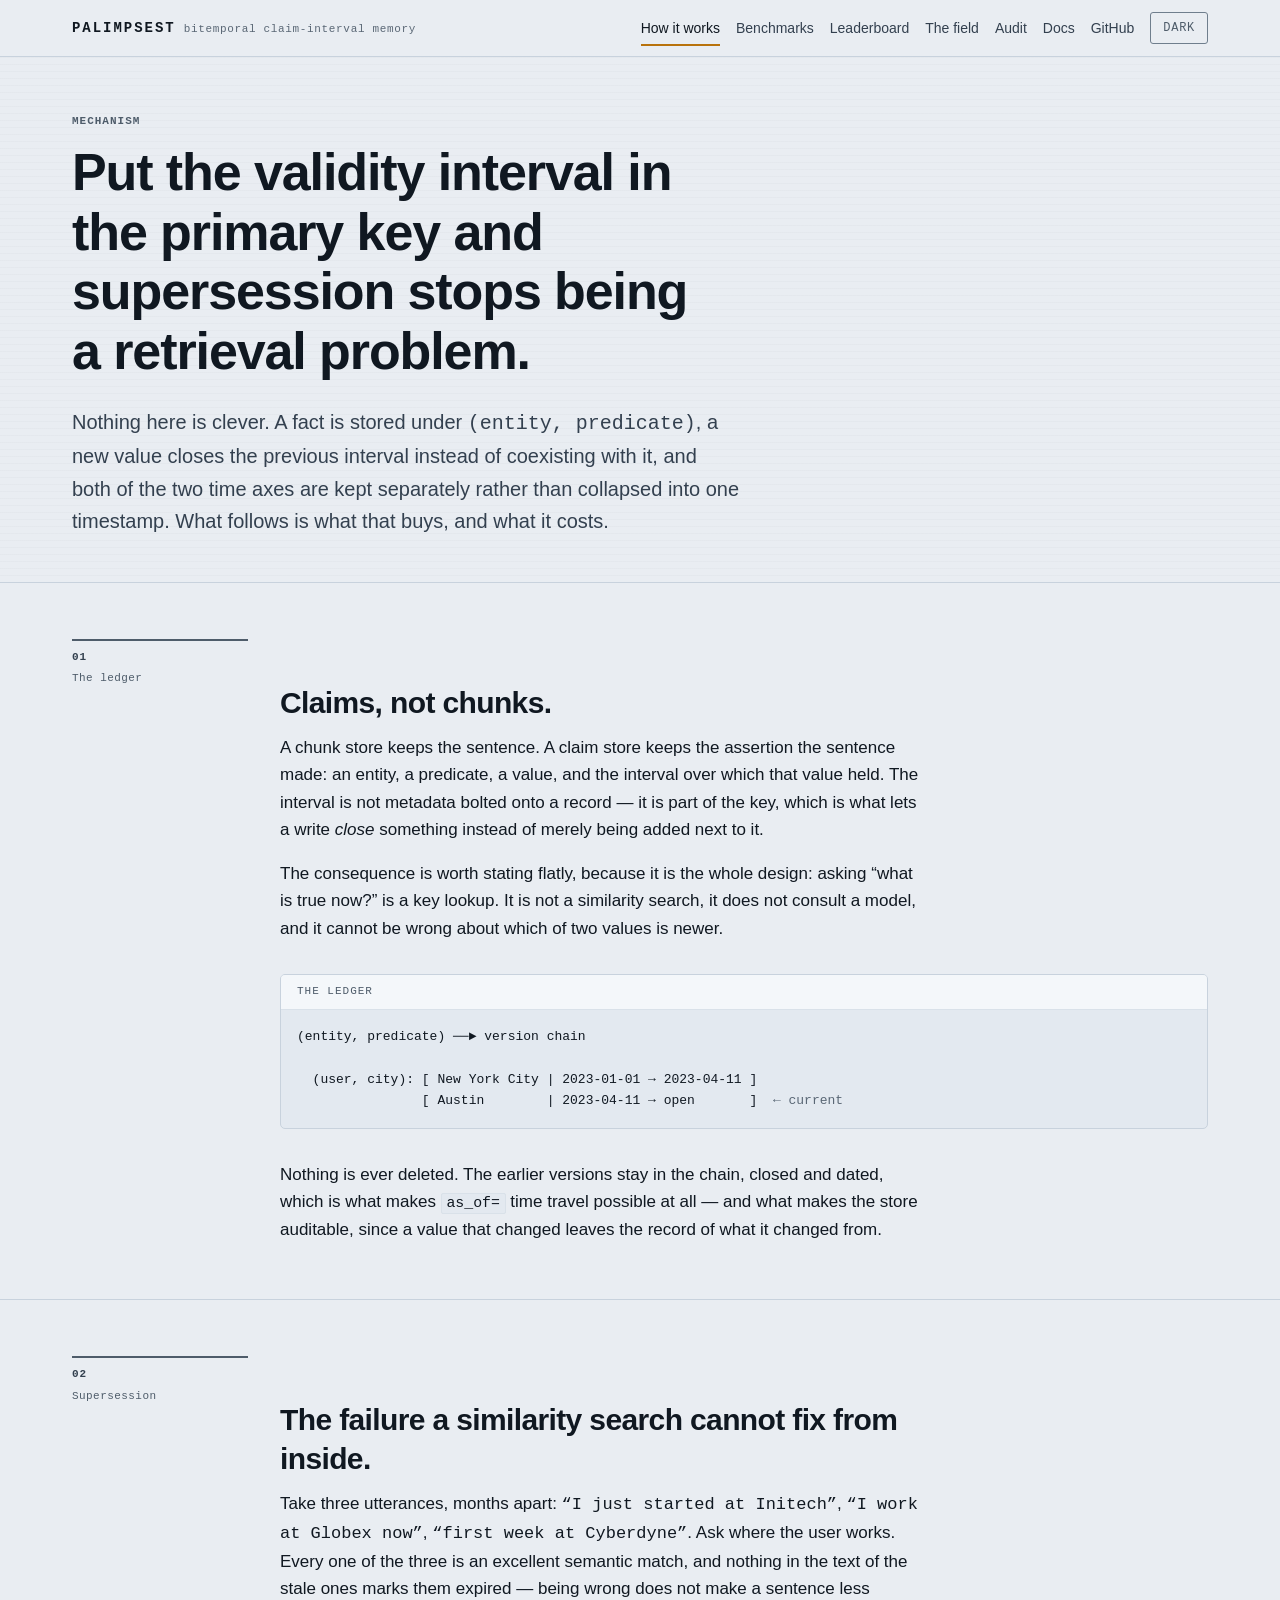
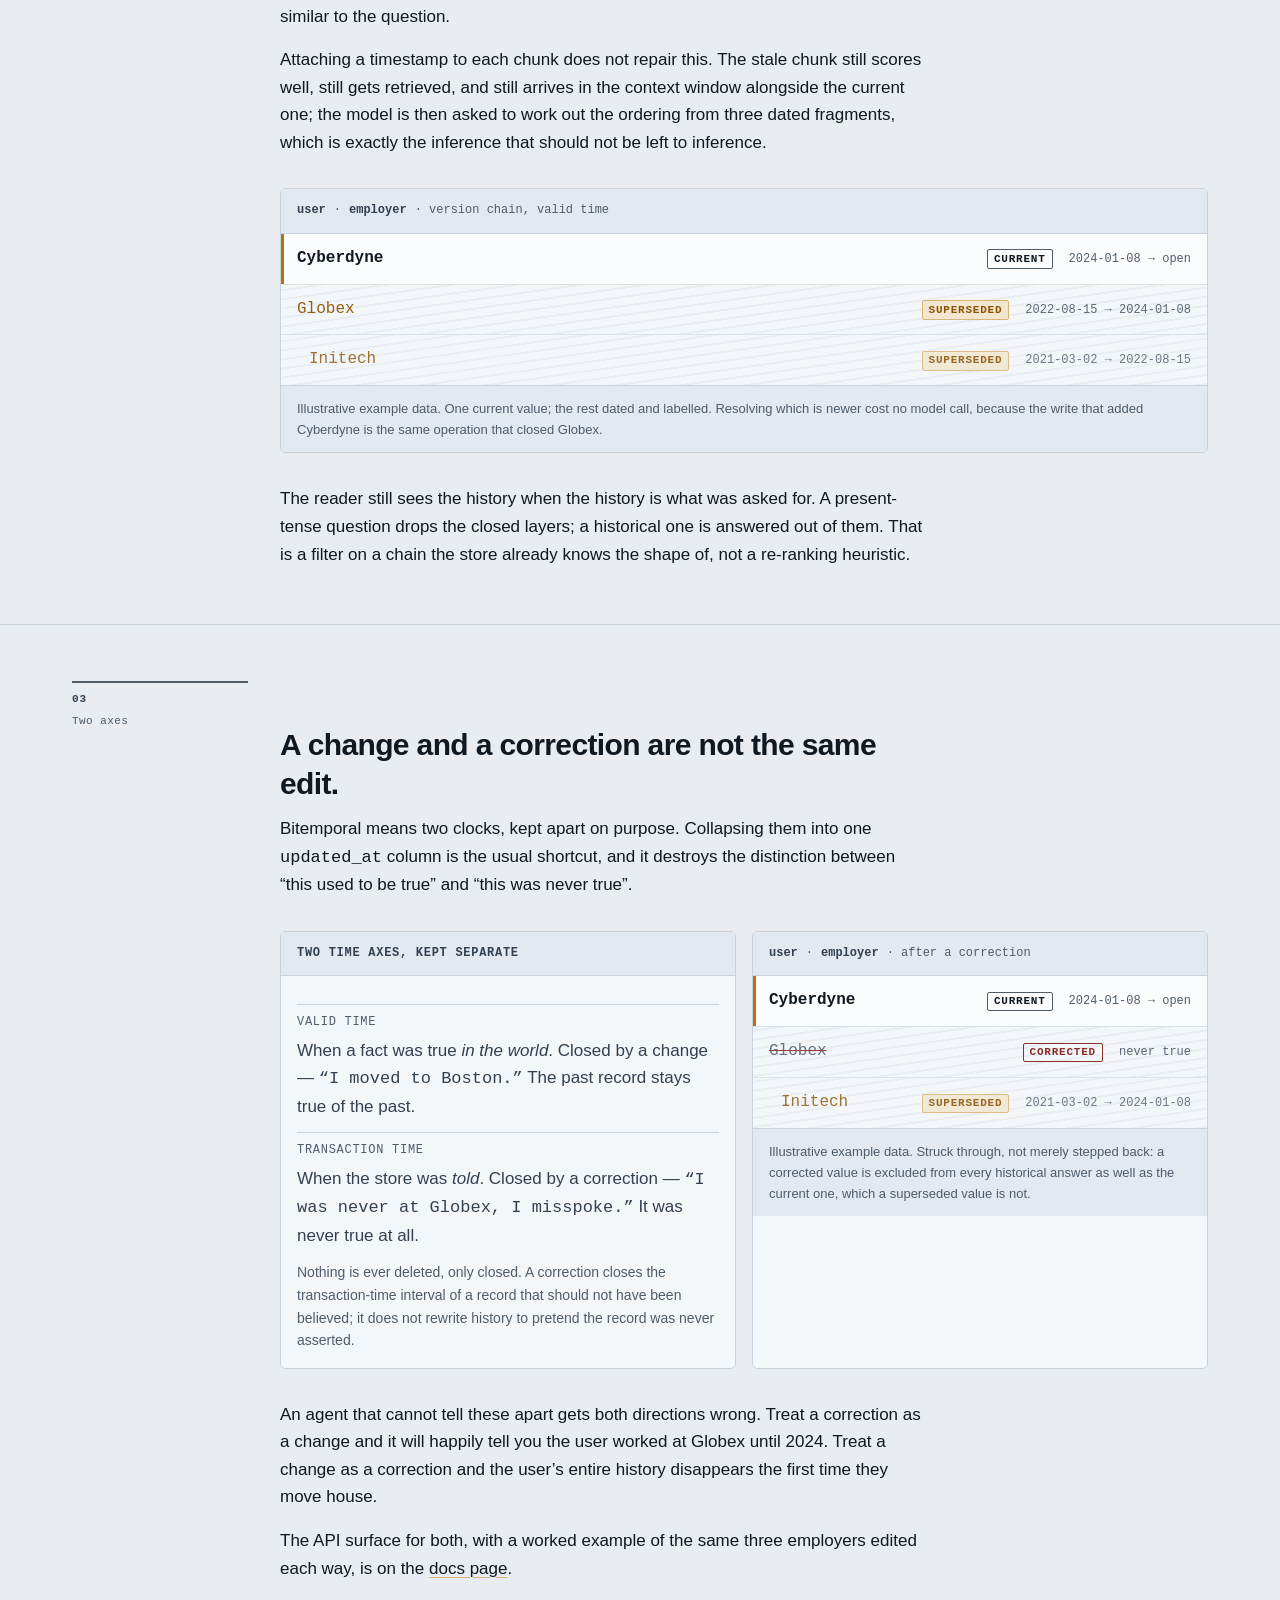
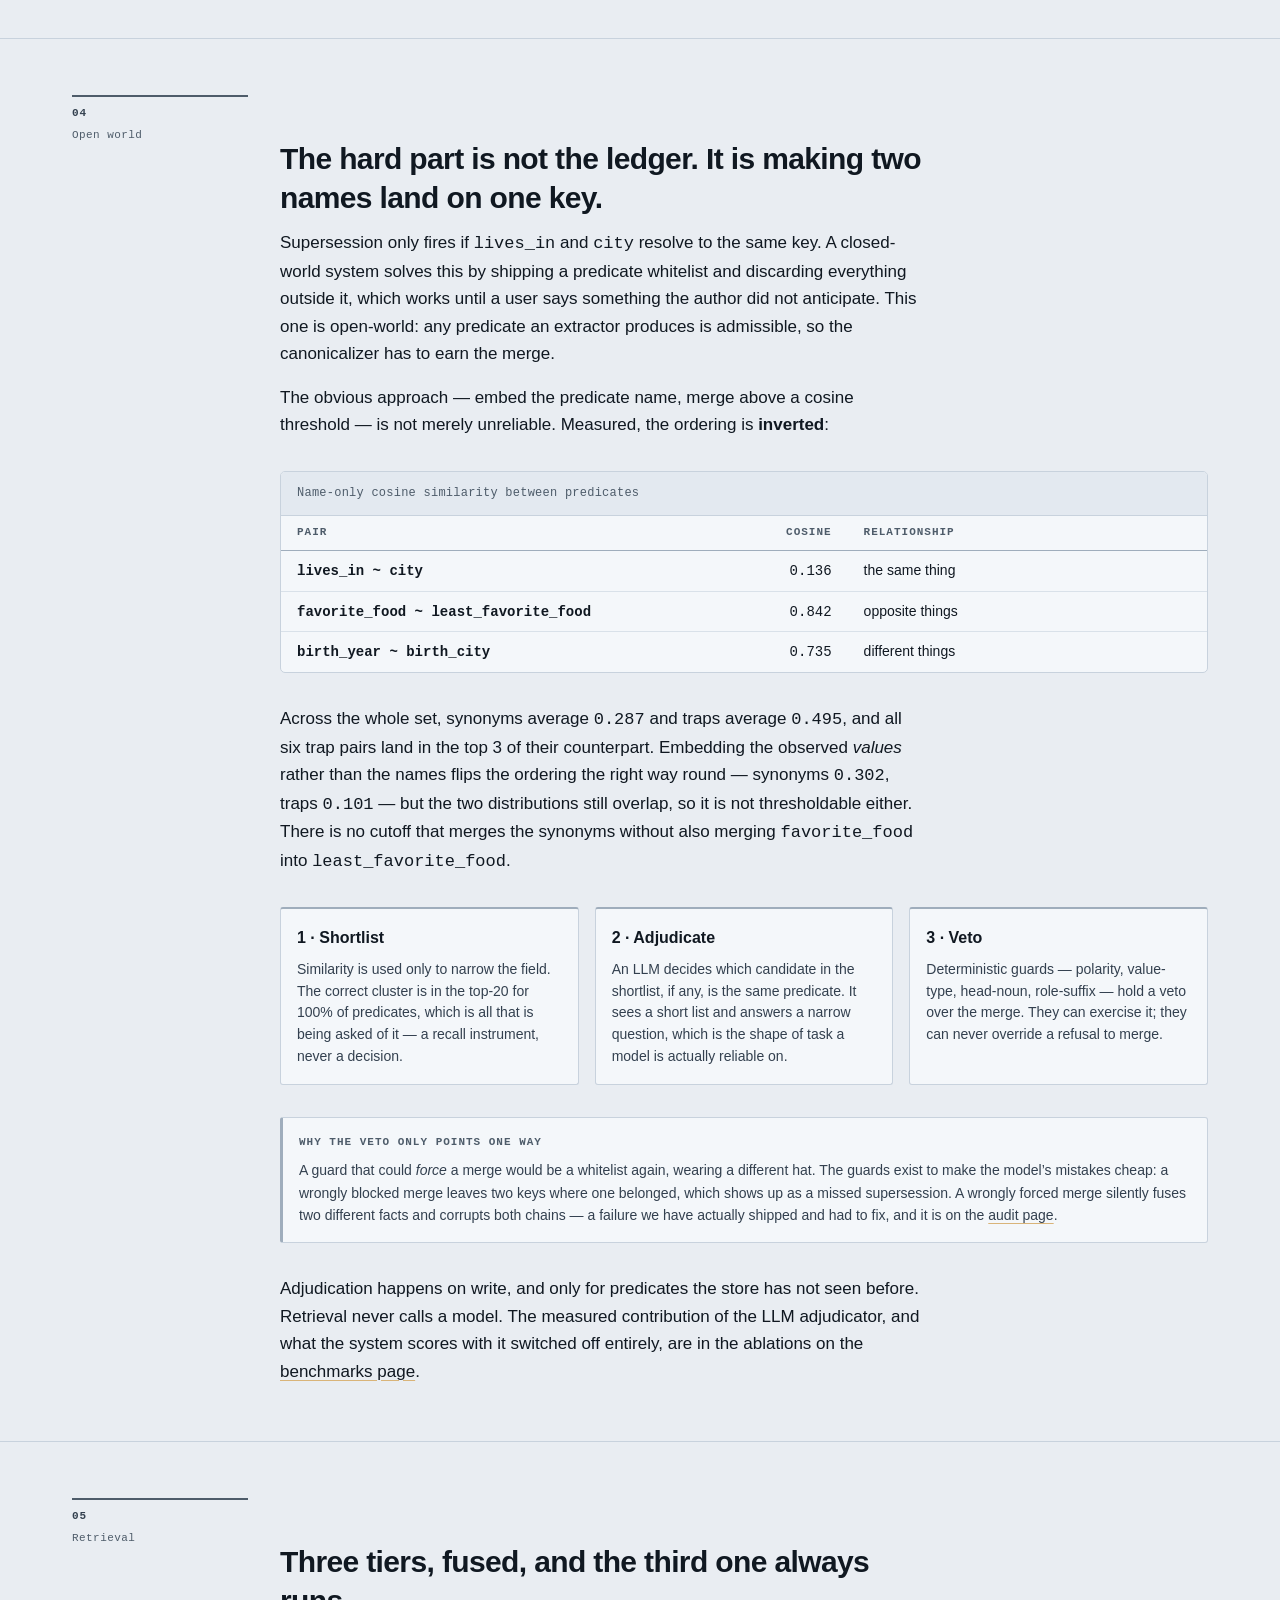
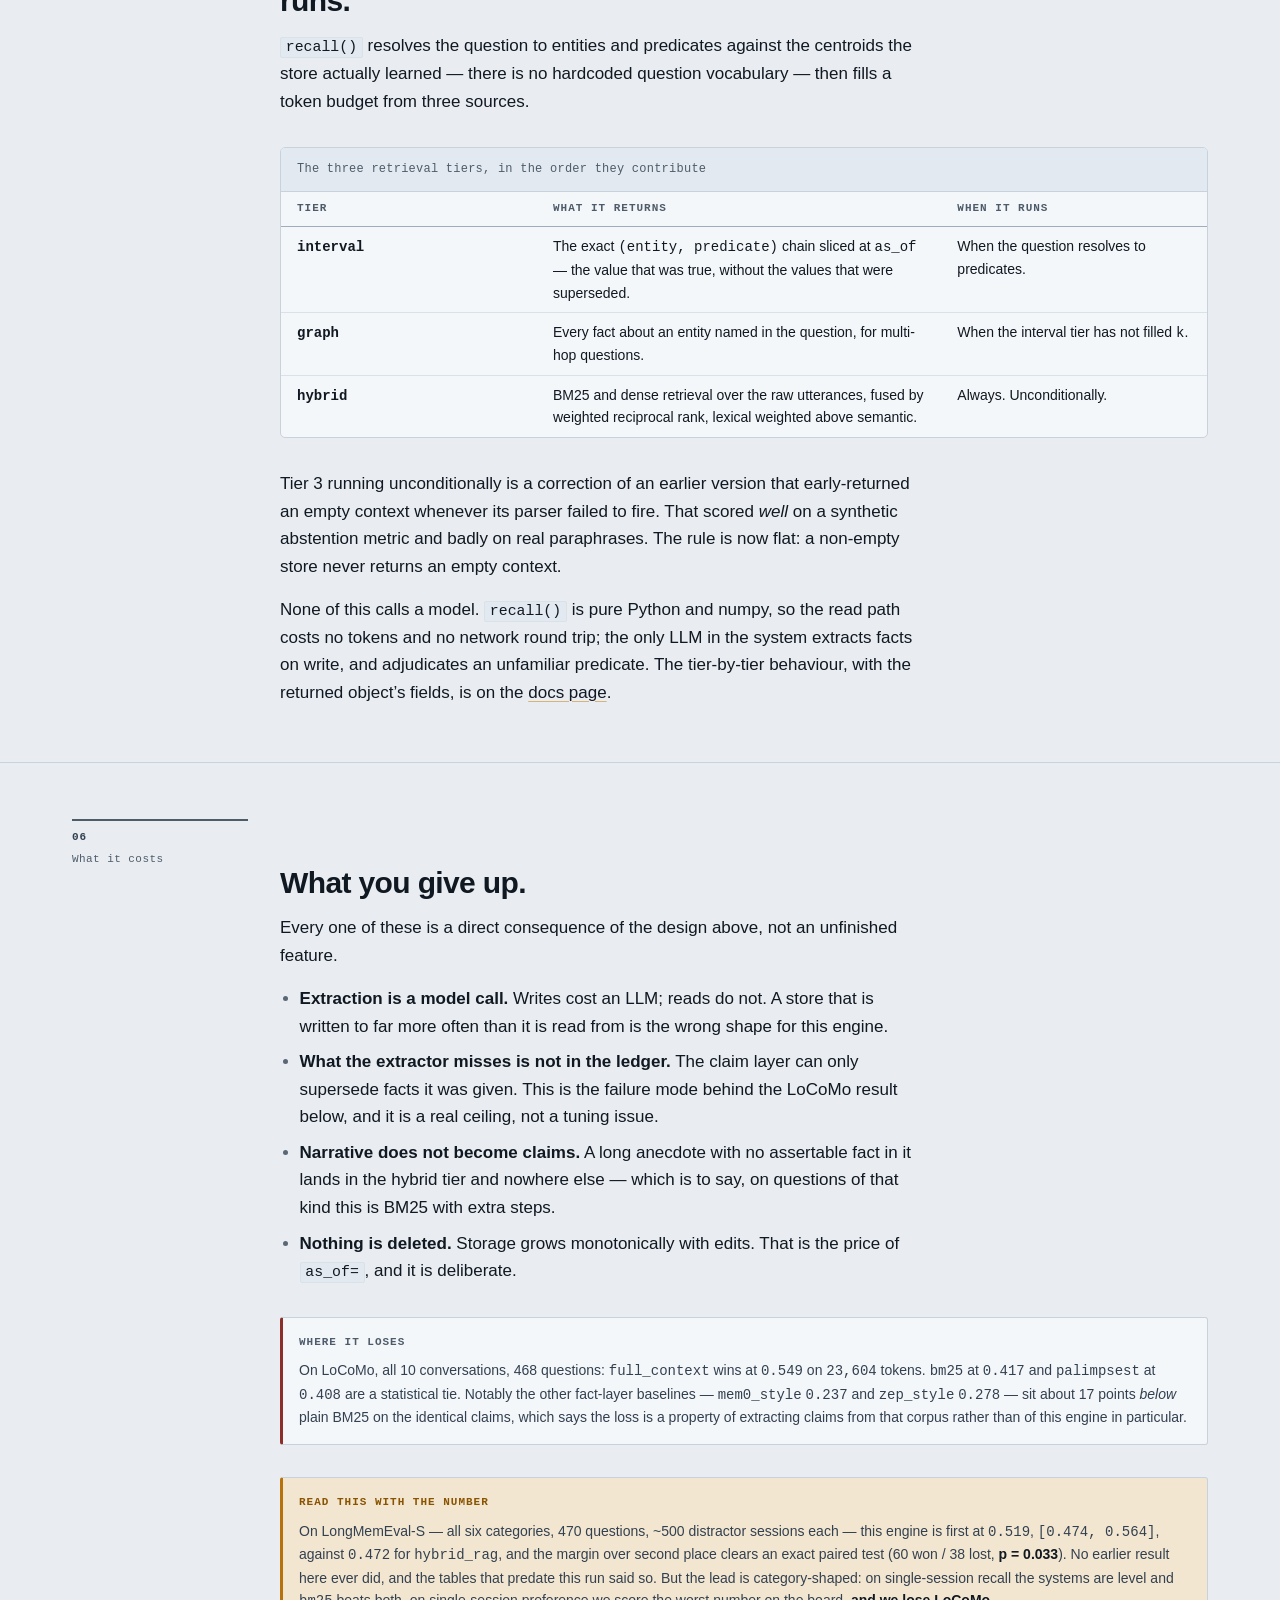
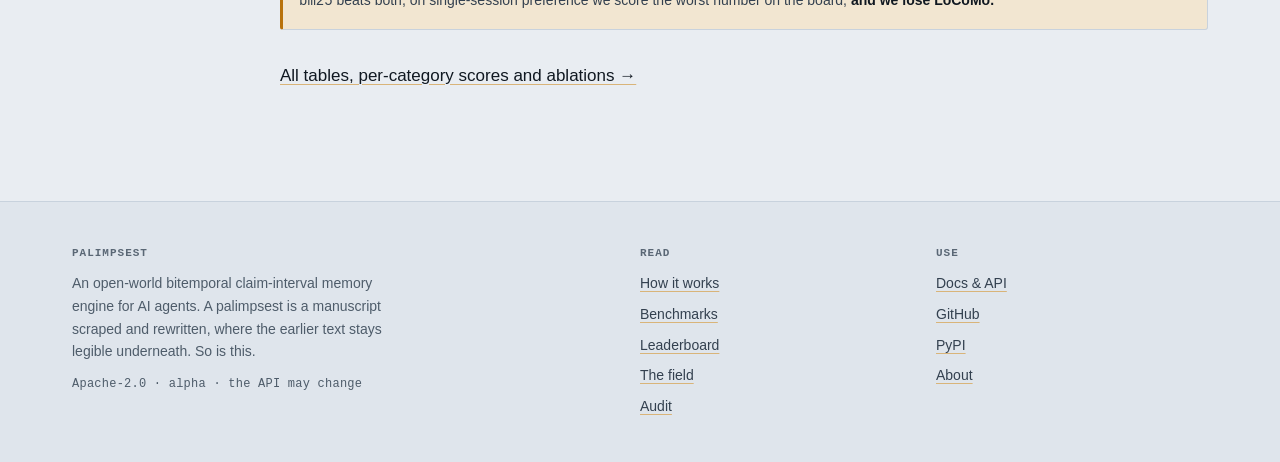
<file: site/how-it-works.html>
<!DOCTYPE html>
<html lang="en">
<head>
<meta charset="utf-8">
<meta name="viewport" content="width=device-width, initial-scale=1">
<title>How it works — Palimpsest</title>
<meta name="description" content="Claims instead of chunks, the validity interval in the primary key, valid time and transaction time kept apart, and why a cosine threshold cannot canonicalize predicates.">
<link rel="stylesheet" href="assets/site.css">
<script src="assets/site.js"></script>
</head>
<body>

<a class="skip-link" href="#main">Skip to content</a>

<header class="site-header" data-nav="closed">
  <div class="wrap site-header__inner">
    <a class="brand" href="index.html">
      <span class="brand__name">Palimpsest</span>
      <span class="brand__note">bitemporal claim-interval memory</span>
    </a>

    <nav class="nav" aria-label="Primary">
      <ul class="nav-list">
        <li><a href="how-it-works.html" aria-current="page">How it works</a></li>
        <li><a href="benchmarks/index.html">Benchmarks</a></li>
        <li><a href="leaderboard/index.html">Leaderboard</a></li>
        <li><a href="field.html">The field</a></li>
        <li><a href="audit/index.html">Audit</a></li>
        <li><a href="docs/index.html">Docs</a></li>
        <li><a href="https://github.com/joe51111jwd/palimpsest">GitHub</a></li>
      </ul>
    </nav>

    <button class="nav-toggle" type="button" data-nav-toggle aria-expanded="false">Menu</button>
    <button class="theme-toggle" type="button" data-theme-toggle>Dark</button>
  </div>
</header>

<main id="main">

  <section class="hero">
    <div class="wrap">
      <p class="eyebrow">Mechanism</p>
      <h1 class="hero__title">Put the validity interval in the primary key and supersession stops being a retrieval problem.</h1>
      <p class="hero__lede">
        Nothing here is clever. A fact is stored under
        <span class="mono">(entity, predicate)</span>, a new value closes the previous interval
        instead of coexisting with it, and both of the two time axes are kept separately rather
        than collapsed into one timestamp. What follows is what that buys, and what it costs.
      </p>
    </div>
  </section>

  <!-- ============ 01 The ledger ============ -->
  <section class="section" id="ledger">
    <div class="wrap section-grid">
      <div class="section-rail"><b>01</b><span>The ledger</span></div>

      <div class="stack-lg">
        <div class="prose">
          <h2>Claims, not chunks.</h2>
          <p>
            A chunk store keeps the sentence. A claim store keeps the assertion the sentence made:
            an entity, a predicate, a value, and the interval over which that value held. The
            interval is not metadata bolted onto a record &mdash; it is part of the key, which is
            what lets a write <em>close</em> something instead of merely being added next to it.
          </p>
          <p>
            The consequence is worth stating flatly, because it is the whole design: asking
            &ldquo;what is true now?&rdquo; is a key lookup. It is not a similarity search, it does
            not consult a model, and it cannot be wrong about which of two values is newer.
          </p>
        </div>

        <div class="code">
          <div class="code__label">The ledger</div>
<pre><code>(entity, predicate) ──► version chain

  (user, city): [ New York City | 2023-01-01 → 2023-04-11 ]
                [ Austin        | 2023-04-11 → open       ]  <span class="c">← current</span></code></pre>
        </div>

        <div class="prose">
          <p>
            Nothing is ever deleted. The earlier versions stay in the chain, closed and dated,
            which is what makes <code>as_of=</code> time travel possible at all &mdash; and what
            makes the store auditable, since a value that changed leaves the record of what it
            changed from.
          </p>
        </div>
      </div>
    </div>
  </section>

  <!-- ============ 02 Supersession ============ -->
  <section class="section" id="supersession">
    <div class="wrap section-grid">
      <div class="section-rail"><b>02</b><span>Supersession</span></div>

      <div class="stack-lg">
        <div class="prose">
          <h2>The failure a similarity search cannot fix from inside.</h2>
          <p>
            Take three utterances, months apart: <span class="mono">&ldquo;I just started at
            Initech&rdquo;</span>, <span class="mono">&ldquo;I work at Globex now&rdquo;</span>,
            <span class="mono">&ldquo;first week at Cyberdyne&rdquo;</span>. Ask where the user
            works. Every one of the three is an excellent semantic match, and nothing in the text
            of the stale ones marks them expired &mdash; being wrong does not make a sentence less
            similar to the question.
          </p>
          <p>
            Attaching a timestamp to each chunk does not repair this. The stale chunk still scores
            well, still gets retrieved, and still arrives in the context window alongside the
            current one; the model is then asked to work out the ordering from three dated
            fragments, which is exactly the inference that should not be left to inference.
          </p>
        </div>

        <div class="stratum">
          <div class="stratum__key">
            <b>user</b> <span>&middot;</span> <b>employer</b>
            <span>&middot; version chain, valid time</span>
          </div>
          <div class="stratum__layers">
            <div class="stratum-layer is-current">
              <span class="stratum-layer__value">Cyberdyne</span>
              <span class="pill pill--current">current</span>
              <span class="stratum-layer__range">2024-01-08 &rarr; open</span>
            </div>
            <div class="stratum-layer is-superseded">
              <span class="stratum-layer__value">Globex</span>
              <span class="pill pill--superseded">superseded</span>
              <span class="stratum-layer__range">2022-08-15 &rarr; 2024-01-08</span>
            </div>
            <div class="stratum-layer is-superseded">
              <span class="stratum-layer__value">Initech</span>
              <span class="pill pill--superseded">superseded</span>
              <span class="stratum-layer__range">2021-03-02 &rarr; 2022-08-15</span>
            </div>
          </div>
          <div class="stratum__note">
            Illustrative example data. One current value; the rest dated and labelled. Resolving
            which is newer cost no model call, because the write that added Cyberdyne is the same
            operation that closed Globex.
          </div>
        </div>

        <div class="prose">
          <p>
            The reader still sees the history when the history is what was asked for. A
            present-tense question drops the closed layers; a historical one is answered out of
            them. That is a filter on a chain the store already knows the shape of, not a
            re-ranking heuristic.
          </p>
        </div>
      </div>
    </div>
  </section>

  <!-- ============ 03 Two axes ============ -->
  <section class="section" id="axes">
    <div class="wrap section-grid">
      <div class="section-rail"><b>03</b><span>Two axes</span></div>

      <div class="stack-lg">
        <div class="prose">
          <h2>A change and a correction are not the same edit.</h2>
          <p>
            Bitemporal means two clocks, kept apart on purpose. Collapsing them into one
            <span class="mono">updated_at</span> column is the usual shortcut, and it destroys the
            distinction between &ldquo;this used to be true&rdquo; and &ldquo;this was never
            true&rdquo;.
          </p>
        </div>

        <div class="grid-2">
          <div class="panel">
            <div class="panel__head"><span class="panel__title">Two time axes, kept separate</span></div>
            <div class="panel__body">
              <dl class="dl-axes">
                <dt>Valid time</dt>
                <dd>When a fact was true <em>in the world</em>. Closed by a change &mdash;
                  <span class="mono">&ldquo;I moved to Boston.&rdquo;</span> The past record stays
                  true of the past.</dd>
                <dt>Transaction time</dt>
                <dd>When the store was <em>told</em>. Closed by a correction &mdash;
                  <span class="mono">&ldquo;I was never at Globex, I misspoke.&rdquo;</span> It was
                  never true at all.</dd>
              </dl>
              <p class="meta-note">
                Nothing is ever deleted, only closed. A correction closes the transaction-time
                interval of a record that should not have been believed; it does not rewrite
                history to pretend the record was never asserted.
              </p>
            </div>
          </div>

          <div class="stratum">
            <div class="stratum__key">
              <b>user</b> <span>&middot;</span> <b>employer</b>
              <span>&middot; after a correction</span>
            </div>
            <div class="stratum__layers">
              <div class="stratum-layer is-current">
                <span class="stratum-layer__value">Cyberdyne</span>
                <span class="pill pill--current">current</span>
                <span class="stratum-layer__range">2024-01-08 &rarr; open</span>
              </div>
              <div class="stratum-layer is-superseded is-corrected">
                <span class="stratum-layer__value">Globex</span>
                <span class="pill pill--corrected">corrected</span>
                <span class="stratum-layer__range">never true</span>
              </div>
              <div class="stratum-layer is-superseded">
                <span class="stratum-layer__value">Initech</span>
                <span class="pill pill--superseded">superseded</span>
                <span class="stratum-layer__range">2021-03-02 &rarr; 2024-01-08</span>
              </div>
            </div>
            <div class="stratum__note">
              Illustrative example data. Struck through, not merely stepped back: a corrected value
              is excluded from every historical answer as well as the current one, which a
              superseded value is not.
            </div>
          </div>
        </div>

        <div class="prose">
          <p>
            An agent that cannot tell these apart gets both directions wrong. Treat a correction as
            a change and it will happily tell you the user worked at Globex until 2024. Treat a
            change as a correction and the user&rsquo;s entire history disappears the first time
            they move house.
          </p>
          <p>
            The API surface for both, with a worked example of the same three employers edited each
            way, is on the <a href="docs/index.html">docs page</a>.
          </p>
        </div>
      </div>
    </div>
  </section>

  <!-- ============ 04 Canonicalization ============ -->
  <section class="section" id="canon">
    <div class="wrap section-grid">
      <div class="section-rail"><b>04</b><span>Open world</span></div>

      <div class="stack-lg">
        <div class="prose">
          <h2>The hard part is not the ledger. It is making two names land on one key.</h2>
          <p>
            Supersession only fires if <span class="mono">lives_in</span> and
            <span class="mono">city</span> resolve to the same key. A closed-world system solves
            this by shipping a predicate whitelist and discarding everything outside it, which
            works until a user says something the author did not anticipate. This one is open-world:
            any predicate an extractor produces is admissible, so the canonicalizer has to earn the
            merge.
          </p>
          <p>
            The obvious approach &mdash; embed the predicate name, merge above a cosine threshold
            &mdash; is not merely unreliable. Measured, the ordering is <strong>inverted</strong>:
          </p>
        </div>

        <div class="table-wrap">
          <table class="data">
            <caption>Name-only cosine similarity between predicates</caption>
            <thead>
              <tr>
                <th scope="col" class="wrap-cell">pair</th>
                <th scope="col" class="num">cosine</th>
                <th scope="col" class="wrap-cell">relationship</th>
              </tr>
            </thead>
            <tbody>
              <tr>
                <th scope="row" class="mono wrap-cell">lives_in ~ city</th>
                <td class="num">0.136</td>
                <td class="wrap-cell">the same thing</td>
              </tr>
              <tr>
                <th scope="row" class="mono wrap-cell">favorite_food ~ least_favorite_food</th>
                <td class="num">0.842</td>
                <td class="wrap-cell">opposite things</td>
              </tr>
              <tr>
                <th scope="row" class="mono wrap-cell">birth_year ~ birth_city</th>
                <td class="num">0.735</td>
                <td class="wrap-cell">different things</td>
              </tr>
            </tbody>
          </table>
        </div>

        <div class="prose">
          <p>
            Across the whole set, synonyms average <span class="num">0.287</span> and traps average
            <span class="num">0.495</span>, and all six trap pairs land in the top 3 of their
            counterpart. Embedding the observed <em>values</em> rather than the names flips the
            ordering the right way round &mdash; synonyms <span class="num">0.302</span>, traps
            <span class="num">0.101</span> &mdash; but the two distributions still overlap, so it is
            not thresholdable either. There is no cutoff that merges the synonyms without also
            merging <span class="mono">favorite_food</span> into
            <span class="mono">least_favorite_food</span>.
          </p>
        </div>

        <div class="grid-3">
          <div class="card">
            <p class="card__title">1 &middot; Shortlist</p>
            <p class="card__body">
              Similarity is used only to narrow the field. The correct cluster is in the top-20 for
              100% of predicates, which is all that is being asked of it &mdash; a recall
              instrument, never a decision.
            </p>
          </div>
          <div class="card">
            <p class="card__title">2 &middot; Adjudicate</p>
            <p class="card__body">
              An LLM decides which candidate in the shortlist, if any, is the same predicate. It
              sees a short list and answers a narrow question, which is the shape of task a model
              is actually reliable on.
            </p>
          </div>
          <div class="card">
            <p class="card__title">3 &middot; Veto</p>
            <p class="card__body">
              Deterministic guards &mdash; polarity, value-type, head-noun, role-suffix &mdash; hold
              a veto over the merge. They can exercise it; they can never override a refusal to
              merge.
            </p>
          </div>
        </div>

        <div class="callout callout--note">
          <p class="callout__title">Why the veto only points one way</p>
          <p>
            A guard that could <em>force</em> a merge would be a whitelist again, wearing a
            different hat. The guards exist to make the model&rsquo;s mistakes cheap: a wrongly
            blocked merge leaves two keys where one belonged, which shows up as a missed
            supersession. A wrongly forced merge silently fuses two different facts and corrupts
            both chains &mdash; a failure we have actually shipped and had to fix, and it is on the
            <a href="audit/index.html">audit page</a>.
          </p>
        </div>

        <div class="prose">
          <p>
            Adjudication happens on write, and only for predicates the store has not seen before.
            Retrieval never calls a model. The measured contribution of the LLM adjudicator, and
            what the system scores with it switched off entirely, are in the ablations on the
            <a href="benchmarks/index.html">benchmarks page</a>.
          </p>
        </div>
      </div>
    </div>
  </section>

  <!-- ============ 05 Retrieval ============ -->
  <section class="section" id="retrieval">
    <div class="wrap section-grid">
      <div class="section-rail"><b>05</b><span>Retrieval</span></div>

      <div class="stack-lg">
        <div class="prose">
          <h2>Three tiers, fused, and the third one always runs.</h2>
          <p>
            <code>recall()</code> resolves the question to entities and predicates against the
            centroids the store actually learned &mdash; there is no hardcoded question vocabulary
            &mdash; then fills a token budget from three sources.
          </p>
        </div>

        <div class="table-wrap">
          <table class="data">
            <caption>The three retrieval tiers, in the order they contribute</caption>
            <thead>
              <tr>
                <th scope="col" class="wrap-cell">tier</th>
                <th scope="col" class="wrap-cell">what it returns</th>
                <th scope="col" class="wrap-cell">when it runs</th>
              </tr>
            </thead>
            <tbody>
              <tr>
                <th scope="row" class="mono">interval</th>
                <td class="wrap-cell">
                  The exact <span class="mono">(entity, predicate)</span> chain sliced at
                  <span class="mono">as_of</span> &mdash; the value that was true, without the
                  values that were superseded.
                </td>
                <td class="wrap-cell">When the question resolves to predicates.</td>
              </tr>
              <tr>
                <th scope="row" class="mono">graph</th>
                <td class="wrap-cell">
                  Every fact about an entity named in the question, for multi-hop questions.
                </td>
                <td class="wrap-cell">When the interval tier has not filled <span class="mono">k</span>.</td>
              </tr>
              <tr>
                <th scope="row" class="mono">hybrid</th>
                <td class="wrap-cell">
                  BM25 and dense retrieval over the raw utterances, fused by weighted reciprocal
                  rank, lexical weighted above semantic.
                </td>
                <td class="wrap-cell">Always. Unconditionally.</td>
              </tr>
            </tbody>
          </table>
        </div>

        <div class="prose">
          <p>
            Tier 3 running unconditionally is a correction of an earlier version that early-returned
            an empty context whenever its parser failed to fire. That scored <em>well</em> on a
            synthetic abstention metric and badly on real paraphrases. The rule is now flat: a
            non-empty store never returns an empty context.
          </p>
          <p>
            None of this calls a model. <code>recall()</code> is pure Python and numpy, so the read
            path costs no tokens and no network round trip; the only LLM in the system extracts
            facts on write, and adjudicates an unfamiliar predicate. The tier-by-tier behaviour,
            with the returned object&rsquo;s fields, is on the
            <a href="docs/index.html#tiers">docs page</a>.
          </p>
        </div>
      </div>
    </div>
  </section>

  <!-- ============ 06 Cost ============ -->
  <section class="section" id="cost">
    <div class="wrap section-grid">
      <div class="section-rail"><b>06</b><span>What it costs</span></div>

      <div class="stack-lg">
        <div class="prose">
          <h2>What you give up.</h2>
          <p>
            Every one of these is a direct consequence of the design above, not an unfinished
            feature.
          </p>
          <ul>
            <li>
              <strong>Extraction is a model call.</strong> Writes cost an LLM; reads do not. A store
              that is written to far more often than it is read from is the wrong shape for this
              engine.
            </li>
            <li>
              <strong>What the extractor misses is not in the ledger.</strong> The claim layer can
              only supersede facts it was given. This is the failure mode behind the LoCoMo result
              below, and it is a real ceiling, not a tuning issue.
            </li>
            <li>
              <strong>Narrative does not become claims.</strong> A long anecdote with no assertable
              fact in it lands in the hybrid tier and nowhere else &mdash; which is to say, on
              questions of that kind this is BM25 with extra steps.
            </li>
            <li>
              <strong>Nothing is deleted.</strong> Storage grows monotonically with edits. That is
              the price of <code>as_of=</code>, and it is deliberate.
            </li>
          </ul>
        </div>

        <div class="callout callout--loss">
          <p class="callout__title">Where it loses</p>
          <p>
            On LoCoMo, all 10 conversations, 468 questions: <span class="mono">full_context</span>
            wins at <span class="num">0.549</span> on <span class="num">23,604</span> tokens.
            <span class="mono">bm25</span> at <span class="num">0.417</span> and
            <span class="mono">palimpsest</span> at <span class="num">0.408</span> are a statistical
            tie. Notably the other fact-layer baselines &mdash;
            <span class="mono">mem0_style</span> <span class="num">0.237</span> and
            <span class="mono">zep_style</span> <span class="num">0.278</span> &mdash; sit about 17
            points <em>below</em> plain BM25 on the identical claims, which says the loss is a
            property of extracting claims from that corpus rather than of this engine in
            particular.
          </p>
        </div>

        <div class="callout callout--caveat">
          <p class="callout__title">Read this with the number</p>
          <p>
            On LongMemEval-S &mdash; all six categories, 470 questions, ~500 distractor sessions
            each &mdash; this engine is first at <span class="num">0.519</span>,
            <span class="num">[0.474, 0.564]</span>, against <span class="num">0.472</span> for
            <span class="mono">hybrid_rag</span>, and the margin over second place clears an exact
            paired test (60 won / 38 lost, <strong>p&nbsp;=&nbsp;0.033</strong>). No earlier result
            here ever did, and the tables that predate this run said so. But the lead is
            category-shaped: on single-session recall the systems are level and
            <span class="mono">bm25</span> beats both, on single-session preference we score the
            worst number on the board, <strong>and we lose LoCoMo.</strong>
          </p>
        </div>

        <p><a href="benchmarks/index.html">All tables, per-category scores and ablations &rarr;</a></p>
      </div>
    </div>
  </section>

</main>

<footer class="site-footer">
  <div class="wrap site-footer__grid">
    <div>
      <h2>Palimpsest</h2>
      <p class="measure-short">
        An open-world bitemporal claim-interval memory engine for AI agents. A palimpsest is a
        manuscript scraped and rewritten, where the earlier text stays legible underneath. So is this.
      </p>
      <p class="meta mt-3">Apache-2.0 &middot; alpha &middot; the API may change</p>
    </div>
    <div>
      <h2>Read</h2>
      <ul>
        <li><a href="how-it-works.html">How it works</a></li>
        <li><a href="benchmarks/index.html">Benchmarks</a></li>
        <li><a href="leaderboard/index.html">Leaderboard</a></li>
        <li><a href="field.html">The field</a></li>
        <li><a href="audit/index.html">Audit</a></li>
      </ul>
    </div>
    <div>
      <h2>Use</h2>
      <ul>
        <li><a href="docs/index.html">Docs &amp; API</a></li>
        <li><a href="https://github.com/joe51111jwd/palimpsest">GitHub</a></li>
        <li><a href="https://pypi.org/project/palimpsest-memory/">PyPI</a></li>
        <li><a href="about.html">About</a></li>
      </ul>
    </div>
  </div>
</footer>

</body>
</html>
</file>
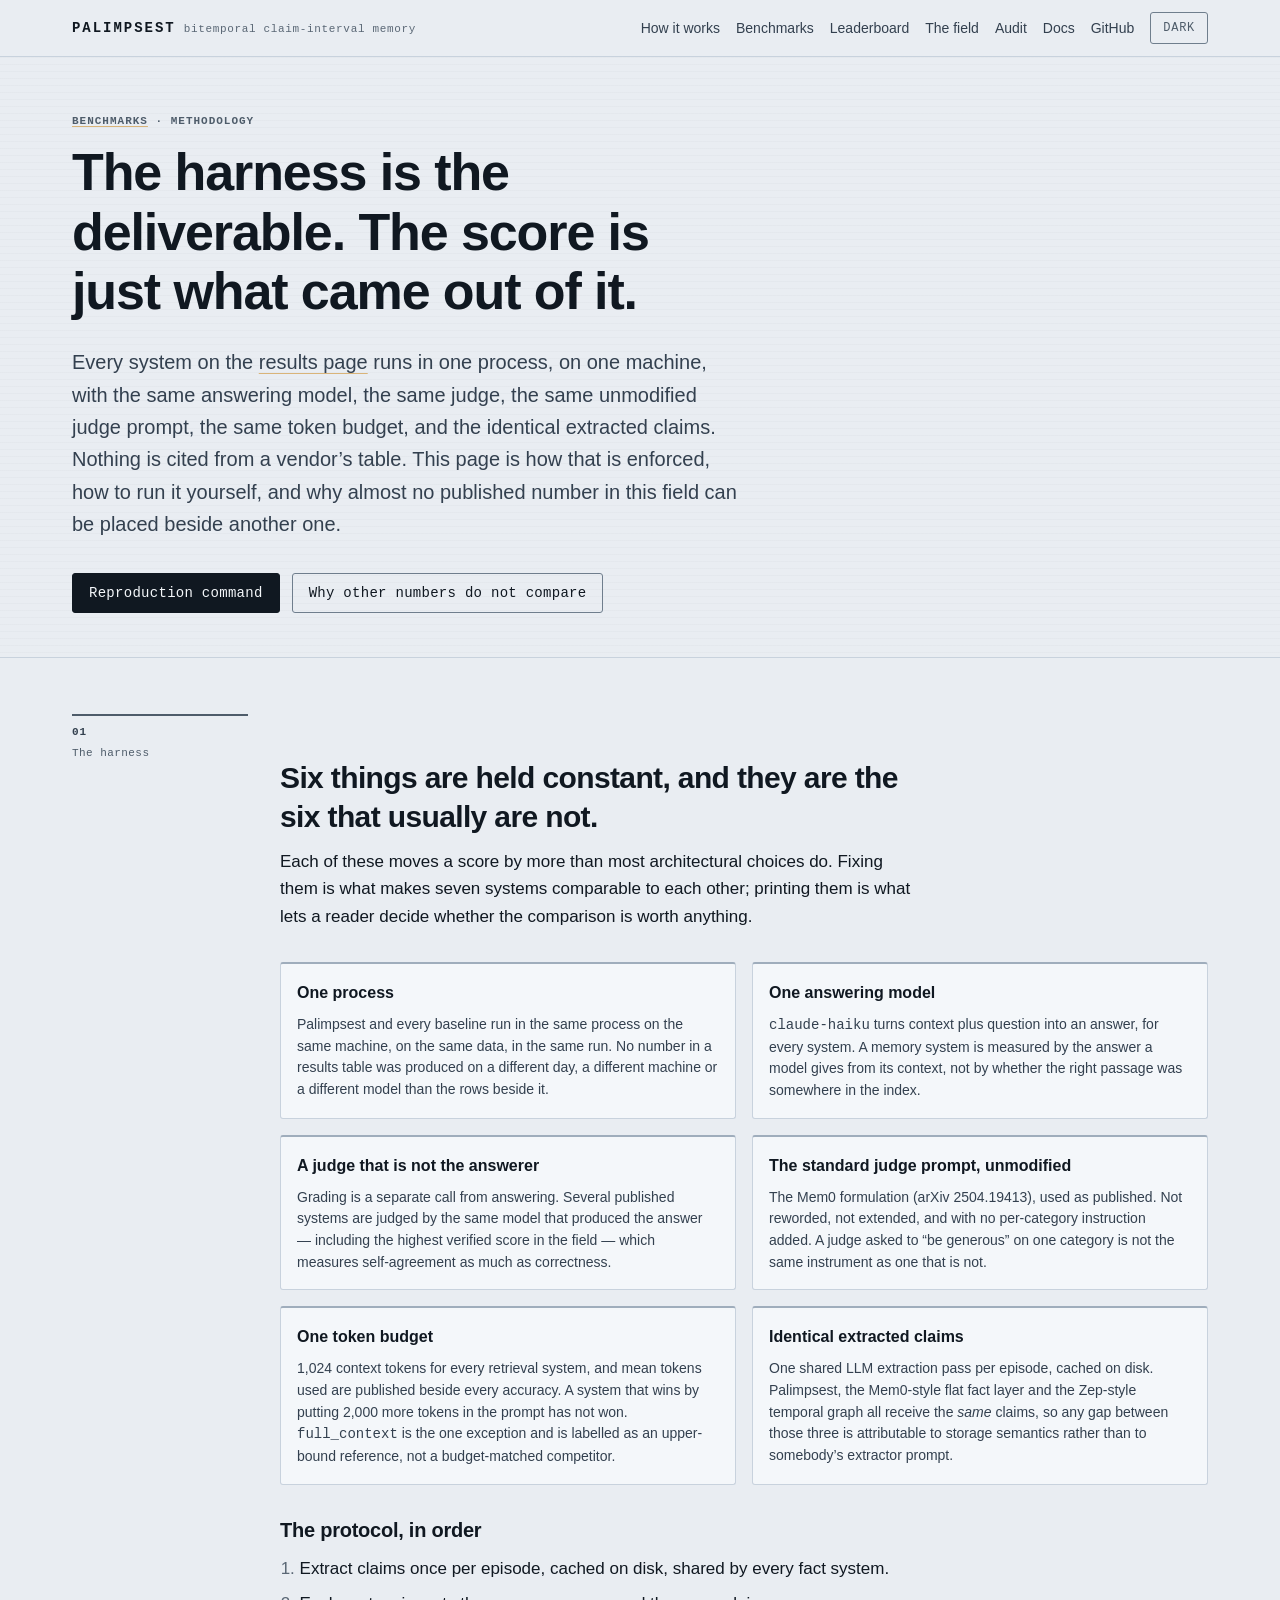
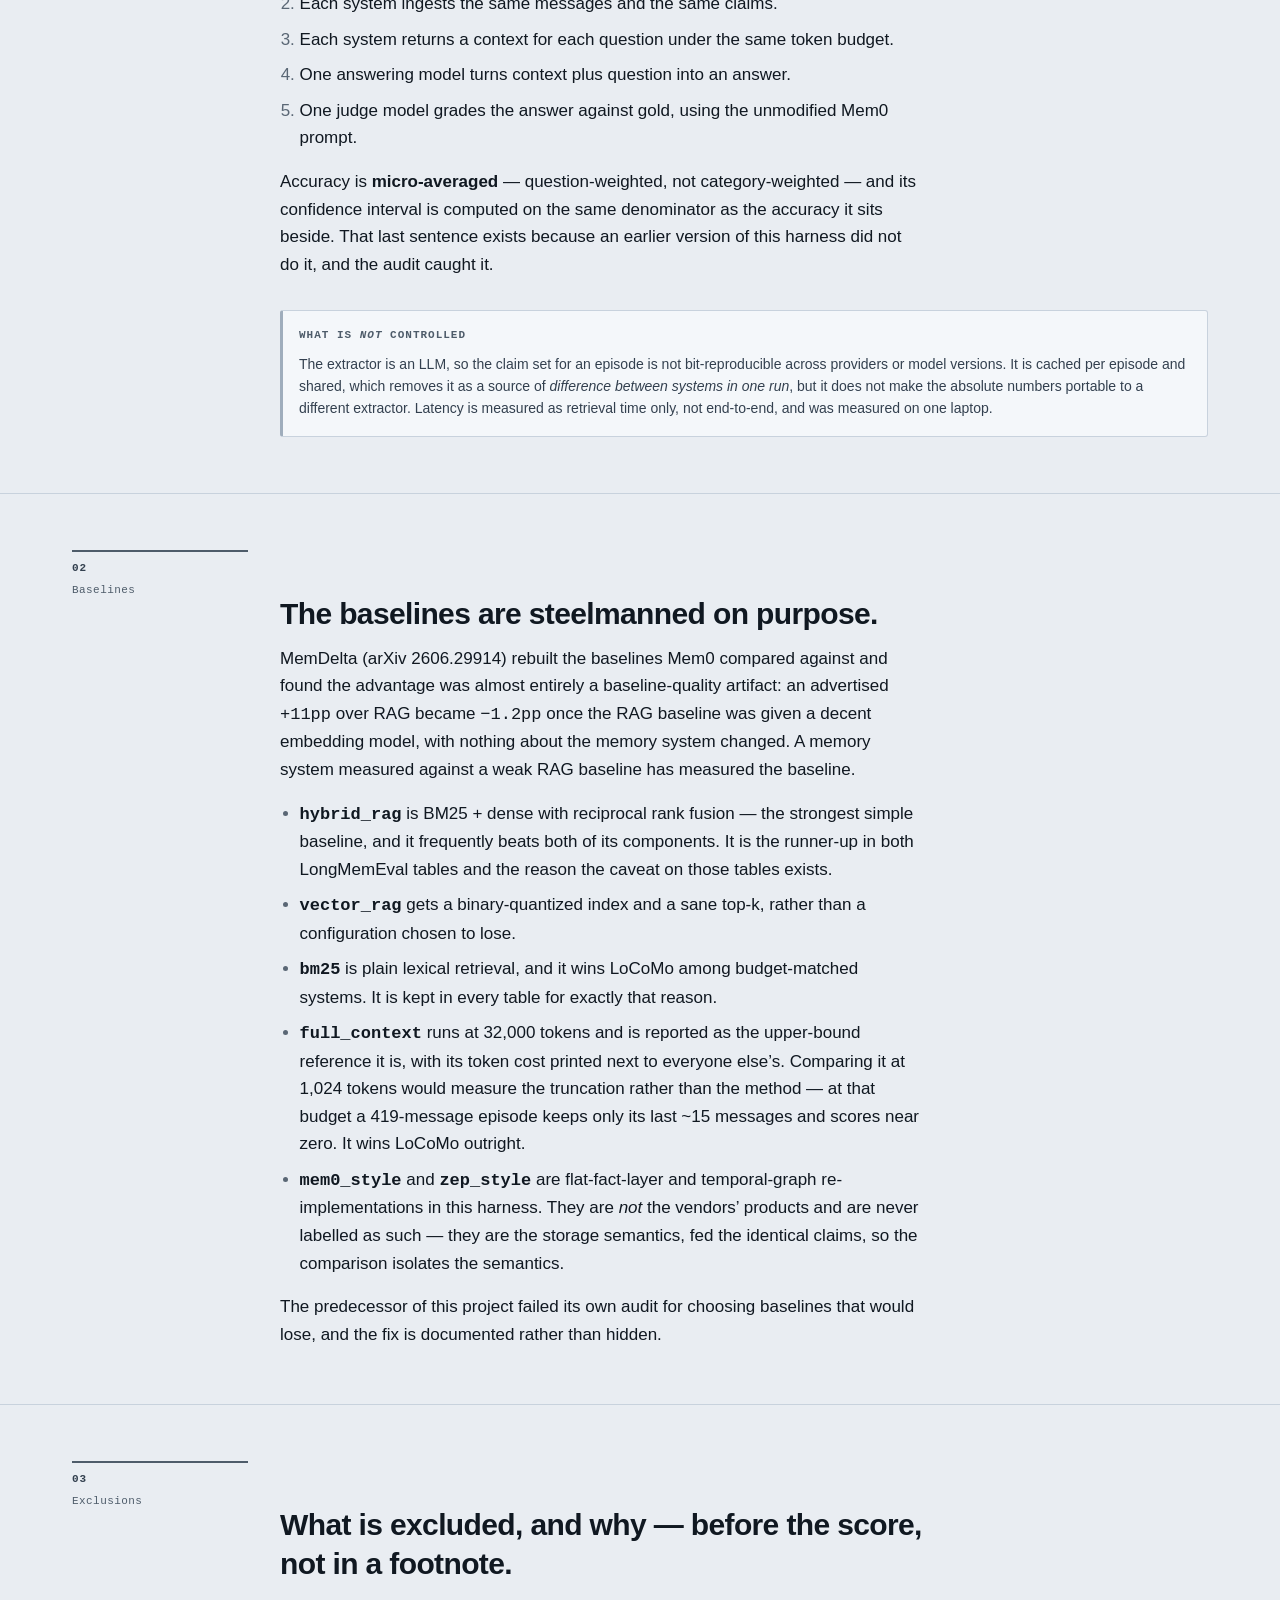
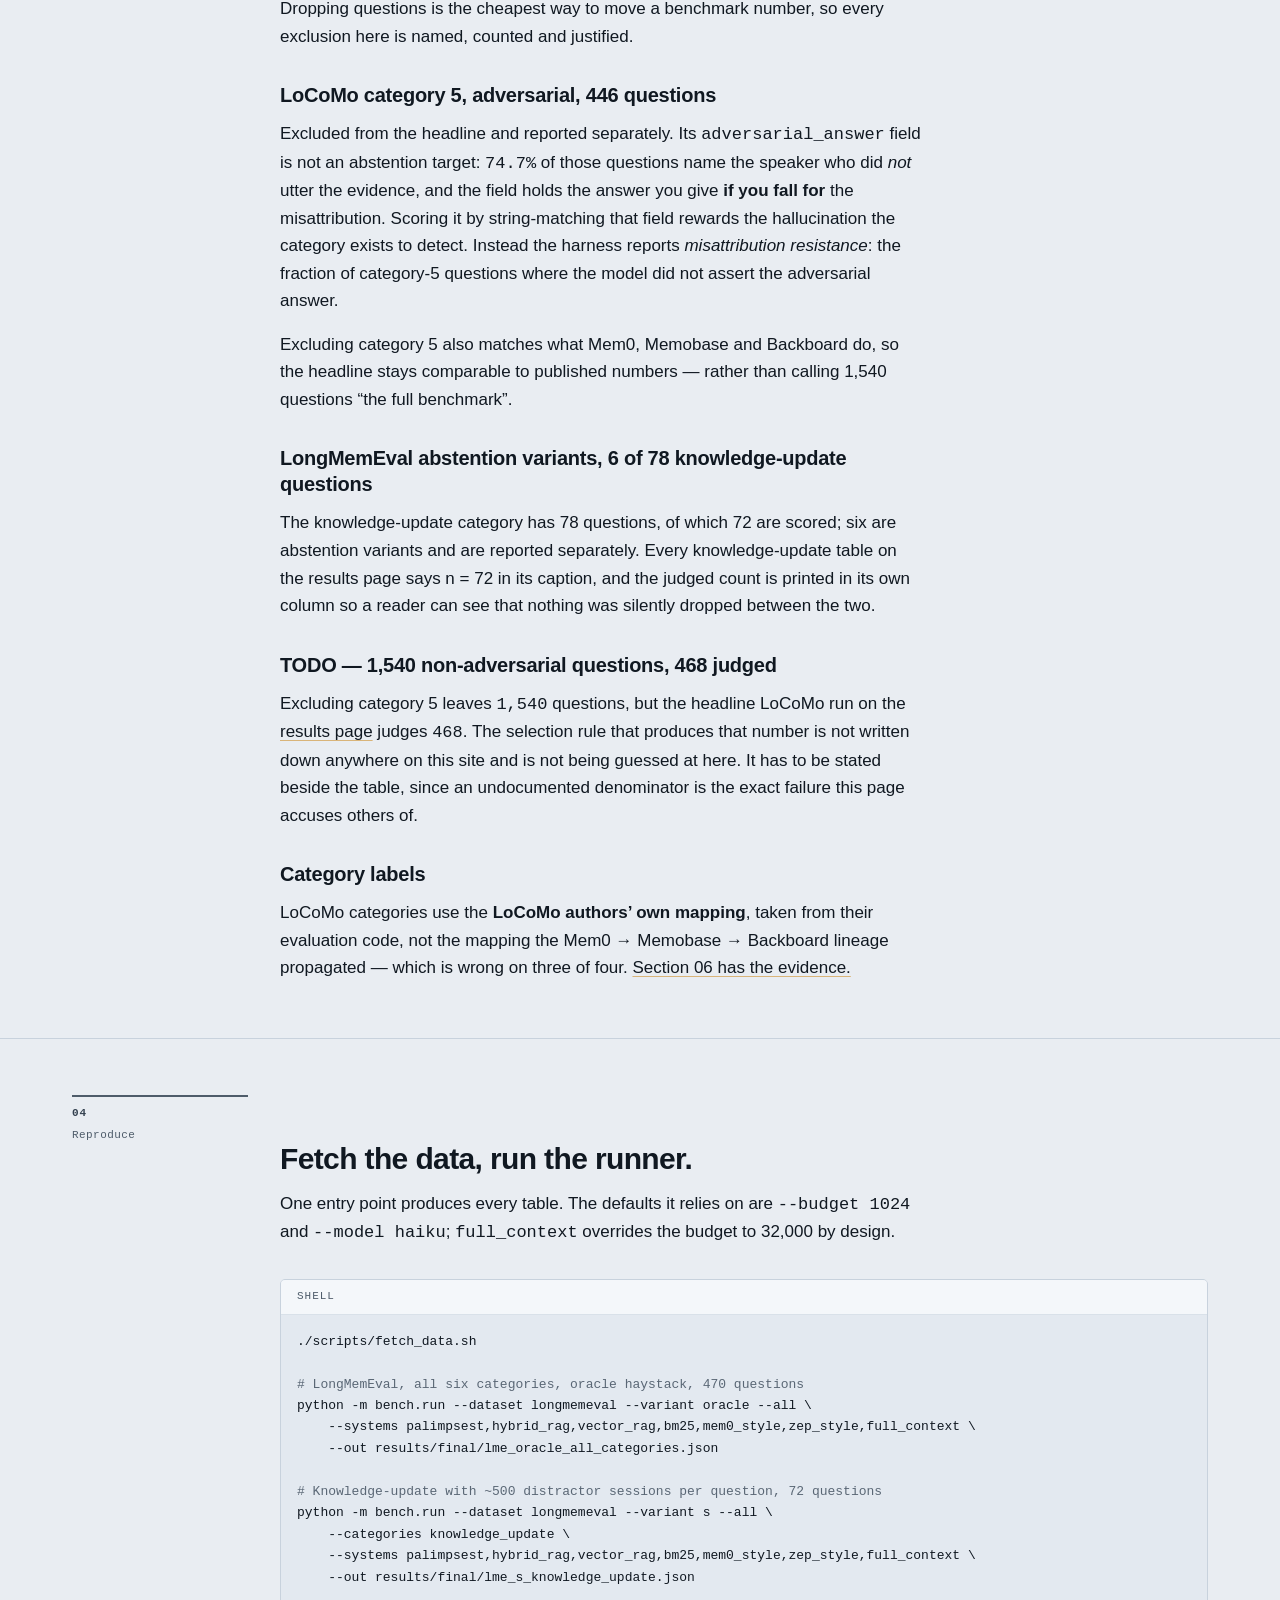
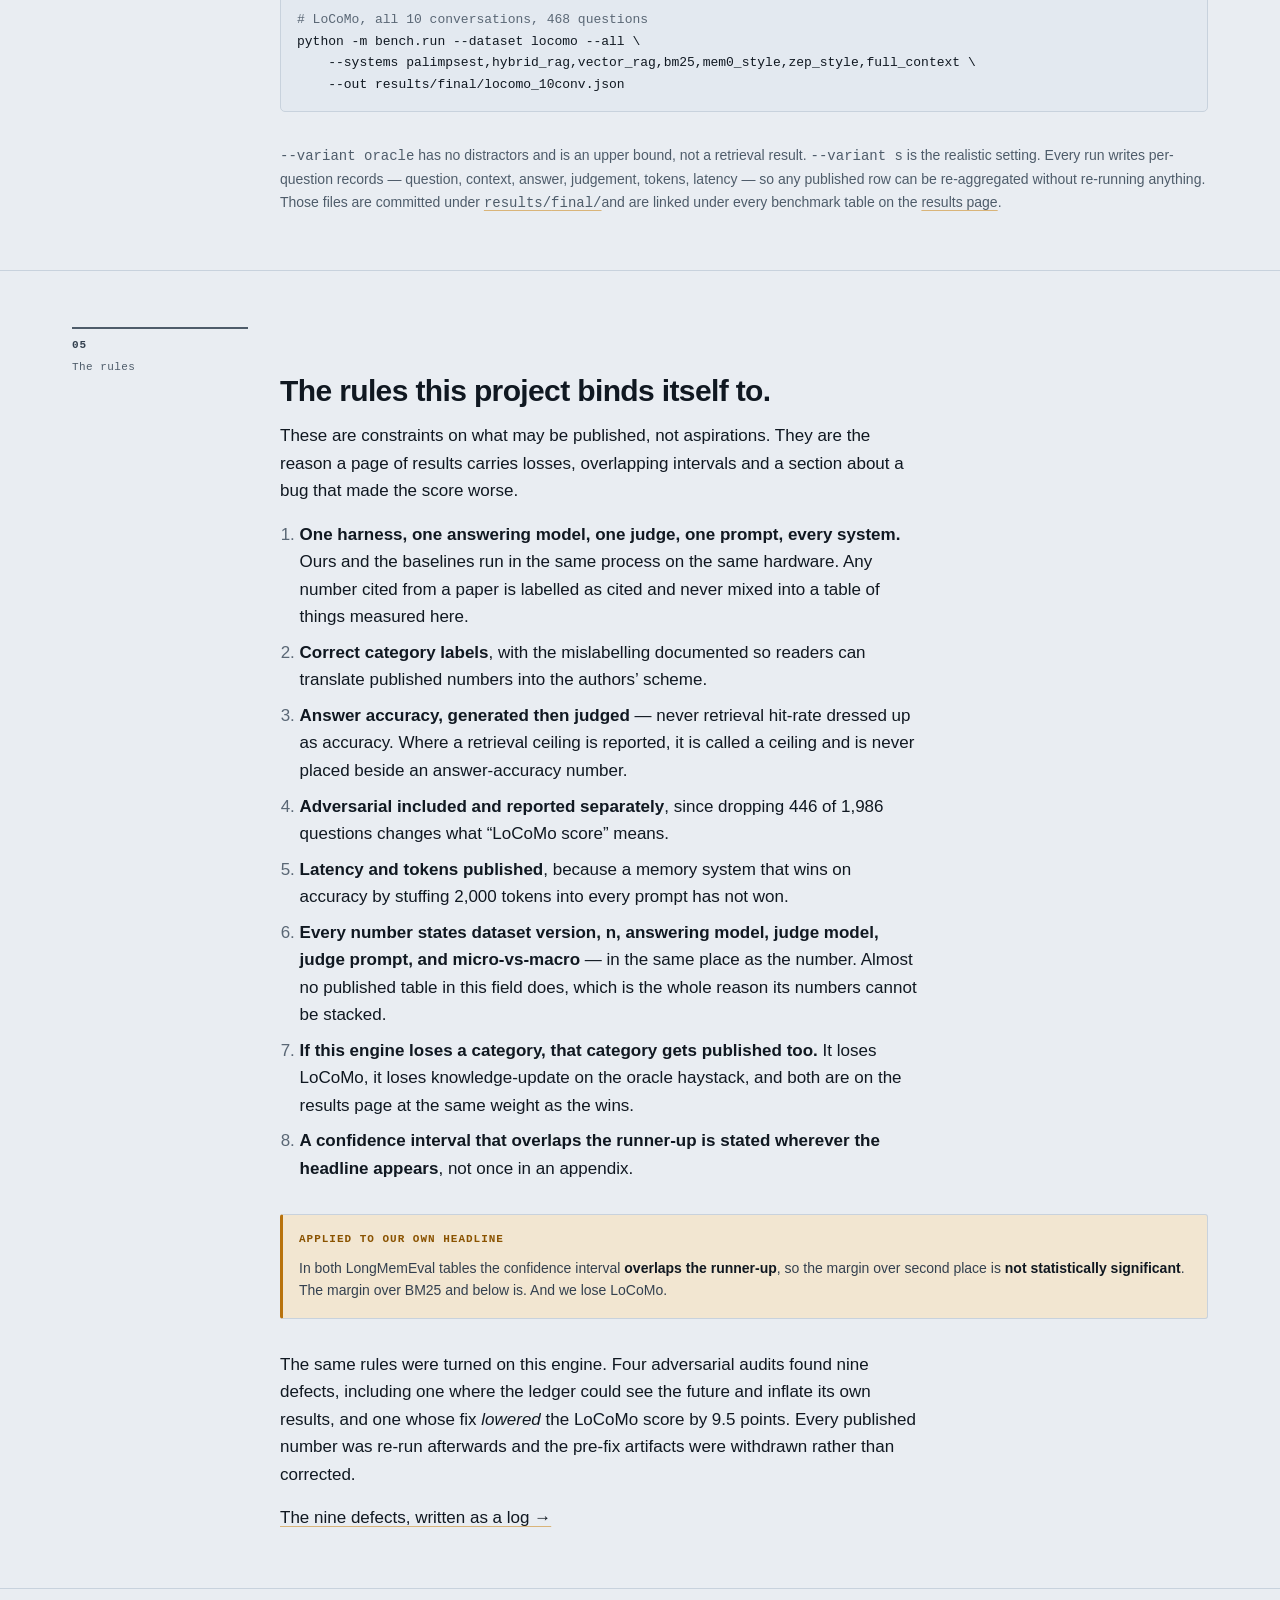
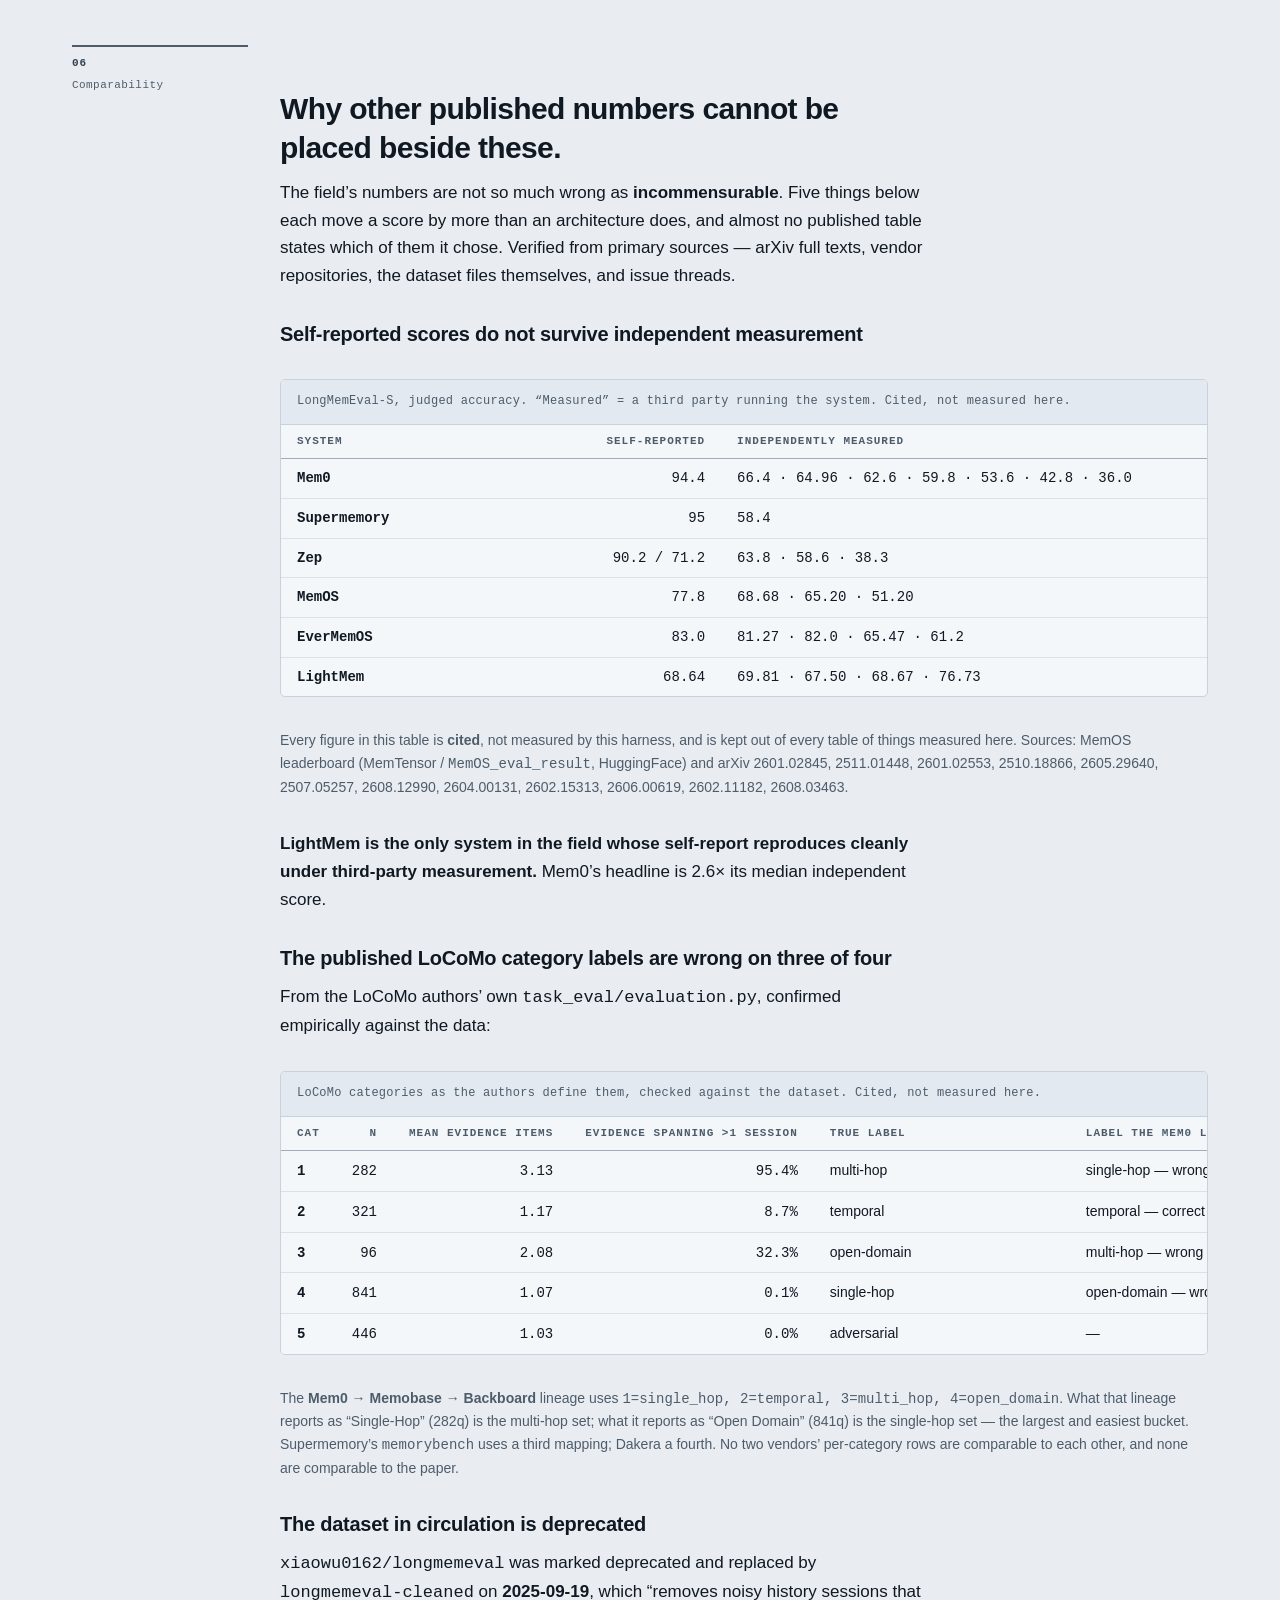
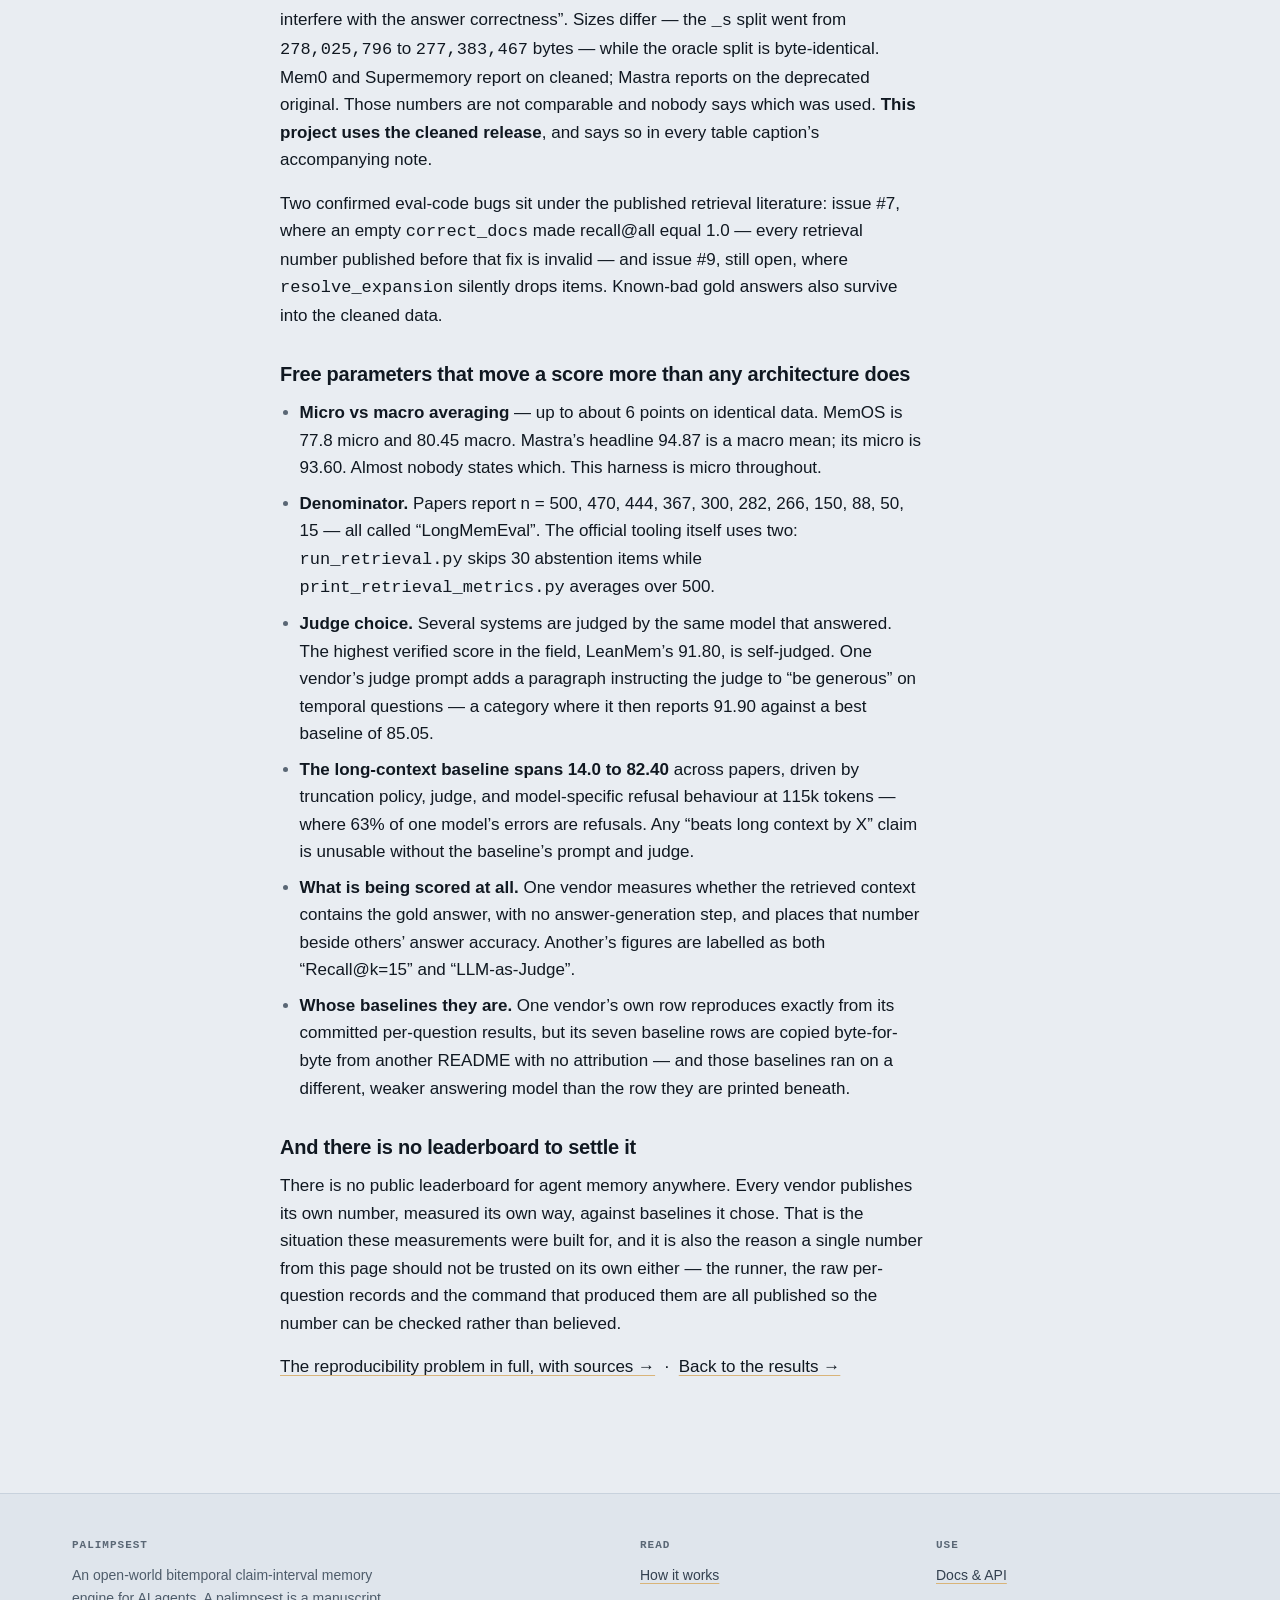
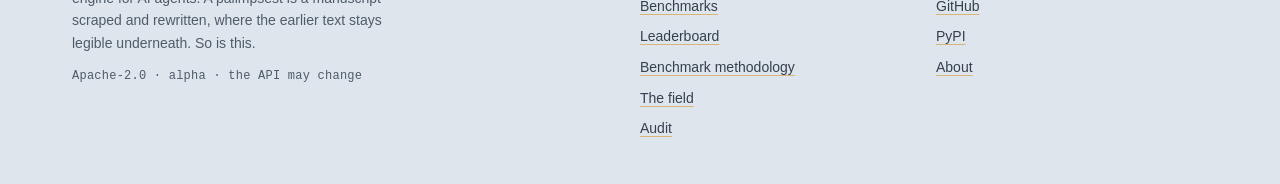
<file: site/benchmarks/methodology.html>
<!DOCTYPE html>
<html lang="en">
<head>
<meta charset="utf-8">
<meta name="viewport" content="width=device-width, initial-scale=1">
<title>Benchmark methodology — Palimpsest</title>
<meta name="description" content="How the harness works, how to reproduce it, the honesty rules this project binds itself to, and why other published agent-memory numbers are not comparable to these ones.">
<link rel="stylesheet" href="../assets/site.css">
<script src="../assets/site.js"></script>
</head>
<body>

<a class="skip-link" href="#main">Skip to content</a>

<header class="site-header" data-nav="closed">
  <div class="wrap site-header__inner">
    <a class="brand" href="../index.html">
      <span class="brand__name">Palimpsest</span>
      <span class="brand__note">bitemporal claim-interval memory</span>
    </a>

    <nav class="nav" aria-label="Primary">
      <ul class="nav-list">
        <li><a href="../how-it-works.html">How it works</a></li>
        <li><a href="index.html" aria-current="true">Benchmarks</a></li>
        <li><a href="../leaderboard/index.html">Leaderboard</a></li>
        <li><a href="../field.html">The field</a></li>
        <li><a href="../audit/index.html">Audit</a></li>
        <li><a href="../docs/index.html">Docs</a></li>
        <li><a href="https://github.com/joe51111jwd/palimpsest">GitHub</a></li>
      </ul>
    </nav>

    <button class="nav-toggle" type="button" data-nav-toggle aria-expanded="false">Menu</button>
    <button class="theme-toggle" type="button" data-theme-toggle>Dark</button>
  </div>
</header>

<main id="main">

  <!-- ============ Hero ============ -->
  <section class="hero">
    <div class="wrap">
      <p class="eyebrow"><a href="index.html">Benchmarks</a> &middot; methodology</p>
      <h1 class="hero__title">The harness is the deliverable. The score is just what came out of it.</h1>
      <p class="hero__lede">
        Every system on the <a href="index.html">results page</a> runs in one process, on one machine,
        with the same answering model, the same judge, the same unmodified judge prompt, the same token
        budget, and the identical extracted claims. Nothing is cited from a vendor&rsquo;s table. This
        page is how that is enforced, how to run it yourself, and why almost no published number in this
        field can be placed beside another one.
      </p>
      <div class="hero__actions">
        <a class="btn" href="#reproduce">Reproduction command</a>
        <a class="btn btn--ghost" href="#incomparable">Why other numbers do not compare</a>
      </div>
    </div>
  </section>

  <!-- ============ 01 The harness ============ -->
  <section class="section" id="harness">
    <div class="wrap section-grid">
      <div class="section-rail"><b>01</b><span>The harness</span></div>

      <div class="stack-lg">
        <div class="prose">
          <h2>Six things are held constant, and they are the six that usually are not.</h2>
          <p>
            Each of these moves a score by more than most architectural choices do. Fixing them is what
            makes seven systems comparable to each other; printing them is what lets a reader decide
            whether the comparison is worth anything.
          </p>
        </div>

        <div class="grid-2">
          <div class="card">
            <p class="card__title">One process</p>
            <p class="card__body">
              Palimpsest and every baseline run in the same process on the same machine, on the same
              data, in the same run. No number in a results table was produced on a different day, a
              different machine or a different model than the rows beside it.
            </p>
          </div>
          <div class="card">
            <p class="card__title">One answering model</p>
            <p class="card__body">
              <span class="mono">claude-haiku</span> turns context plus question into an answer, for
              every system. A memory system is measured by the answer a model gives from its context,
              not by whether the right passage was somewhere in the index.
            </p>
          </div>
          <div class="card">
            <p class="card__title">A judge that is not the answerer</p>
            <p class="card__body">
              Grading is a separate call from answering. Several published systems are judged by the
              same model that produced the answer &mdash; including the highest verified score in the
              field &mdash; which measures self-agreement as much as correctness.
            </p>
          </div>
          <div class="card">
            <p class="card__title">The standard judge prompt, unmodified</p>
            <p class="card__body">
              The Mem0 formulation (arXiv 2504.19413), used as published. Not reworded, not extended,
              and with no per-category instruction added. A judge asked to &ldquo;be generous&rdquo; on
              one category is not the same instrument as one that is not.
            </p>
          </div>
          <div class="card">
            <p class="card__title">One token budget</p>
            <p class="card__body">
              1,024 context tokens for every retrieval system, and mean tokens used are published beside
              every accuracy. A system that wins by putting 2,000 more tokens in the prompt has not won.
              <span class="mono">full_context</span> is the one exception and is labelled as an
              upper-bound reference, not a budget-matched competitor.
            </p>
          </div>
          <div class="card">
            <p class="card__title">Identical extracted claims</p>
            <p class="card__body">
              One shared LLM extraction pass per episode, cached on disk. Palimpsest, the Mem0-style
              flat fact layer and the Zep-style temporal graph all receive the <em>same</em> claims, so
              any gap between those three is attributable to storage semantics rather than to
              somebody&rsquo;s extractor prompt.
            </p>
          </div>
        </div>

        <div class="prose">
          <h3>The protocol, in order</h3>
          <ol>
            <li>Extract claims once per episode, cached on disk, shared by every fact system.</li>
            <li>Each system ingests the same messages and the same claims.</li>
            <li>Each system returns a context for each question under the same token budget.</li>
            <li>One answering model turns context plus question into an answer.</li>
            <li>One judge model grades the answer against gold, using the unmodified Mem0 prompt.</li>
          </ol>
          <p>
            Accuracy is <strong>micro-averaged</strong> &mdash; question-weighted, not category-weighted
            &mdash; and its confidence interval is computed on the same denominator as the accuracy it
            sits beside. That last sentence exists because an earlier version of this harness did not do
            it, and the audit caught it.
          </p>
        </div>

        <div class="callout callout--note">
          <p class="callout__title">What is <em>not</em> controlled</p>
          <p>
            The extractor is an LLM, so the claim set for an episode is not bit-reproducible across
            providers or model versions. It is cached per episode and shared, which removes it as a
            source of <em>difference between systems in one run</em>, but it does not make the absolute
            numbers portable to a different extractor. Latency is measured as retrieval time only, not
            end-to-end, and was measured on one laptop.
          </p>
        </div>
      </div>
    </div>
  </section>

  <!-- ============ 02 Baselines ============ -->
  <section class="section" id="baselines">
    <div class="wrap section-grid">
      <div class="section-rail"><b>02</b><span>Baselines</span></div>

      <div class="stack-lg">
        <div class="prose">
          <h2>The baselines are steelmanned on purpose.</h2>
          <p>
            MemDelta (arXiv 2606.29914) rebuilt the baselines Mem0 compared against and found the
            advantage was almost entirely a baseline-quality artifact: an advertised
            <span class="num">+11pp</span> over RAG became <span class="num">&minus;1.2pp</span> once
            the RAG baseline was given a decent embedding model, with nothing about the memory system
            changed. A memory system measured against a weak RAG baseline has measured the baseline.
          </p>
          <ul>
            <li>
              <strong><span class="mono">hybrid_rag</span></strong> is BM25 + dense with reciprocal rank
              fusion &mdash; the strongest simple baseline, and it frequently beats both of its
              components. It is the runner-up in both LongMemEval tables and the reason the caveat on
              those tables exists.
            </li>
            <li>
              <strong><span class="mono">vector_rag</span></strong> gets a binary-quantized index and a
              sane top-k, rather than a configuration chosen to lose.
            </li>
            <li>
              <strong><span class="mono">bm25</span></strong> is plain lexical retrieval, and it wins
              LoCoMo among budget-matched systems. It is kept in every table for exactly that reason.
            </li>
            <li>
              <strong><span class="mono">full_context</span></strong> runs at 32,000 tokens and is
              reported as the upper-bound reference it is, with its token cost printed next to everyone
              else&rsquo;s. Comparing it at 1,024 tokens would measure the truncation rather than the
              method &mdash; at that budget a 419-message episode keeps only its last ~15 messages and
              scores near zero. It wins LoCoMo outright.
            </li>
            <li>
              <strong><span class="mono">mem0_style</span></strong> and
              <strong><span class="mono">zep_style</span></strong> are flat-fact-layer and temporal-graph
              re-implementations in this harness. They are <em>not</em> the vendors&rsquo; products and
              are never labelled as such &mdash; they are the storage semantics, fed the identical
              claims, so the comparison isolates the semantics.
            </li>
          </ul>
          <p>
            The predecessor of this project failed its own audit for choosing baselines that would lose,
            and the fix is documented rather than hidden.
          </p>
        </div>
      </div>
    </div>
  </section>

  <!-- ============ 03 Exclusions ============ -->
  <section class="section" id="exclusions">
    <div class="wrap section-grid">
      <div class="section-rail"><b>03</b><span>Exclusions</span></div>

      <div class="stack-lg">
        <div class="prose">
          <h2>What is excluded, and why &mdash; before the score, not in a footnote.</h2>
          <p>
            Dropping questions is the cheapest way to move a benchmark number, so every exclusion here
            is named, counted and justified.
          </p>
          <h3>LoCoMo category 5, adversarial, 446 questions</h3>
          <p>
            Excluded from the headline and reported separately. Its
            <span class="mono">adversarial_answer</span> field is not an abstention target:
            <span class="num">74.7%</span> of those questions name the speaker who did <em>not</em>
            utter the evidence, and the field holds the answer you give <strong>if you fall for</strong>
            the misattribution. Scoring it by string-matching that field rewards the hallucination the
            category exists to detect. Instead the harness reports <em>misattribution resistance</em>:
            the fraction of category-5 questions where the model did not assert the adversarial answer.
          </p>
          <p>
            Excluding category 5 also matches what Mem0, Memobase and Backboard do, so the headline
            stays comparable to published numbers &mdash; rather than calling 1,540 questions
            &ldquo;the full benchmark&rdquo;.
          </p>
          <h3>LongMemEval abstention variants, 6 of 78 knowledge-update questions</h3>
          <p>
            The knowledge-update category has 78 questions, of which 72 are scored; six are abstention
            variants and are reported separately. Every knowledge-update table on the results page says
            n = 72 in its caption, and the judged count is printed in its own column so a reader can see
            that nothing was silently dropped between the two.
          </p>
          <h3>TODO &mdash; 1,540 non-adversarial questions, 468 judged</h3>
          <p>
            Excluding category 5 leaves <span class="num">1,540</span> questions, but the headline
            LoCoMo run on the <a href="index.html#locomo">results page</a> judges
            <span class="num">468</span>. The selection rule that produces that number is not written
            down anywhere on this site and is not being guessed at here. It has to be stated beside the
            table, since an undocumented denominator is the exact failure this page accuses others of.
          </p>

          <h3>Category labels</h3>
          <p>
            LoCoMo categories use the <strong>LoCoMo authors&rsquo; own mapping</strong>, taken from
            their evaluation code, not the mapping the Mem0 &rarr; Memobase &rarr; Backboard lineage
            propagated &mdash; which is wrong on three of four.
            <a href="#labels">Section 06 has the evidence.</a>
          </p>
        </div>
      </div>
    </div>
  </section>

  <!-- ============ 04 Reproduce ============ -->
  <section class="section" id="reproduce">
    <div class="wrap section-grid">
      <div class="section-rail"><b>04</b><span>Reproduce</span></div>

      <div class="stack-lg">
        <div class="prose">
          <h2>Fetch the data, run the runner.</h2>
          <p>
            One entry point produces every table. The defaults it relies on are
            <span class="mono">--budget 1024</span> and <span class="mono">--model haiku</span>;
            <span class="mono">full_context</span> overrides the budget to 32,000 by design.
          </p>
        </div>

        <div class="code">
          <div class="code__label">shell</div>
<pre><code>./scripts/fetch_data.sh

<span class="c"># LongMemEval, all six categories, oracle haystack, 470 questions</span>
python -m bench.run --dataset longmemeval --variant oracle --all \
    --systems palimpsest,hybrid_rag,vector_rag,bm25,mem0_style,zep_style,full_context \
    --out results/final/lme_oracle_all_categories.json

<span class="c"># Knowledge-update with ~500 distractor sessions per question, 72 questions</span>
python -m bench.run --dataset longmemeval --variant s --all \
    --categories knowledge_update \
    --systems palimpsest,hybrid_rag,vector_rag,bm25,mem0_style,zep_style,full_context \
    --out results/final/lme_s_knowledge_update.json

<span class="c"># LoCoMo, all 10 conversations, 468 questions</span>
python -m bench.run --dataset locomo --all \
    --systems palimpsest,hybrid_rag,vector_rag,bm25,mem0_style,zep_style,full_context \
    --out results/final/locomo_10conv.json</code></pre>
        </div>

        <p class="meta-note">
          <span class="mono">--variant oracle</span> has no distractors and is an upper bound, not a
          retrieval result. <span class="mono">--variant s</span> is the realistic setting. Every run
          writes per-question records &mdash; question, context, answer, judgement, tokens, latency
          &mdash; so any published row can be re-aggregated without re-running anything. Those files are
          committed under
          <a href="https://github.com/joe51111jwd/palimpsest/tree/main/results/final"><span class="mono">results/<wbr>final/<wbr></span></a>
          and are linked under every benchmark table on the
          <a href="index.html">results page</a>.
        </p>
      </div>
    </div>
  </section>

  <!-- ============ 05 Honesty rules ============ -->
  <section class="section" id="rules">
    <div class="wrap section-grid">
      <div class="section-rail"><b>05</b><span>The rules</span></div>

      <div class="stack-lg">
        <div class="prose">
          <h2>The rules this project binds itself to.</h2>
          <p>
            These are constraints on what may be published, not aspirations. They are the reason a page
            of results carries losses, overlapping intervals and a section about a bug that made the
            score worse.
          </p>
          <ol>
            <li>
              <strong>One harness, one answering model, one judge, one prompt, every system.</strong>
              Ours and the baselines run in the same process on the same hardware. Any number cited from
              a paper is labelled as cited and never mixed into a table of things measured here.
            </li>
            <li>
              <strong>Correct category labels</strong>, with the mislabelling documented so readers can
              translate published numbers into the authors&rsquo; scheme.
            </li>
            <li>
              <strong>Answer accuracy, generated then judged</strong> &mdash; never retrieval hit-rate
              dressed up as accuracy. Where a retrieval ceiling is reported, it is called a ceiling and
              is never placed beside an answer-accuracy number.
            </li>
            <li>
              <strong>Adversarial included and reported separately</strong>, since dropping 446 of 1,986
              questions changes what &ldquo;LoCoMo score&rdquo; means.
            </li>
            <li>
              <strong>Latency and tokens published</strong>, because a memory system that wins on
              accuracy by stuffing 2,000 tokens into every prompt has not won.
            </li>
            <li>
              <strong>Every number states dataset version, n, answering model, judge model, judge
              prompt, and micro-vs-macro</strong> &mdash; in the same place as the number. Almost no
              published table in this field does, which is the whole reason its numbers cannot be
              stacked.
            </li>
            <li>
              <strong>If this engine loses a category, that category gets published too.</strong> It
              loses LoCoMo, it loses knowledge-update on the oracle haystack, and both are on the
              results page at the same weight as the wins.
            </li>
            <li>
              <strong>A confidence interval that overlaps the runner-up is stated wherever the headline
              appears</strong>, not once in an appendix.
            </li>
          </ol>
        </div>

        <div class="callout callout--caveat">
          <p class="callout__title">Applied to our own headline</p>
          <p>
            In both LongMemEval tables the confidence interval <strong>overlaps the runner-up</strong>,
            so the margin over second place is <strong>not statistically significant</strong>. The margin
            over BM25 and below is. And we lose LoCoMo.
          </p>
        </div>

        <div class="prose">
          <p>
            The same rules were turned on this engine. Four adversarial audits found nine defects,
            including one where the ledger could see the future and inflate its own results, and one
            whose fix <em>lowered</em> the LoCoMo score by 9.5 points. Every published number was re-run
            afterwards and the pre-fix artifacts were withdrawn rather than corrected.
          </p>
          <p><a href="../audit/index.html">The nine defects, written as a log &rarr;</a></p>
        </div>
      </div>
    </div>
  </section>

  <!-- ============ 06 Incomparable ============ -->
  <section class="section" id="incomparable">
    <div class="wrap section-grid">
      <div class="section-rail"><b>06</b><span>Comparability</span></div>

      <div class="stack-lg">
        <div class="prose">
          <h2>Why other published numbers cannot be placed beside these.</h2>
          <p>
            The field&rsquo;s numbers are not so much wrong as <strong>incommensurable</strong>. Five
            things below each move a score by more than an architecture does, and almost no published
            table states which of them it chose. Verified from primary sources &mdash; arXiv full texts,
            vendor repositories, the dataset files themselves, and issue threads.
          </p>

          <h3>Self-reported scores do not survive independent measurement</h3>
        </div>

        <div class="table-wrap" tabindex="0">
          <table class="data">
            <caption>LongMemEval-S, judged accuracy. &ldquo;Measured&rdquo; = a third party running the system. Cited, not measured here.</caption>
            <thead>
              <tr>
                <th scope="col" class="wrap-cell">system</th>
                <th scope="col" class="num">self-reported</th>
                <th scope="col" class="wrap-cell">independently measured</th>
              </tr>
            </thead>
            <tbody>
              <tr>
                <th scope="row" class="mono">Mem0</th>
                <td class="num">94.4</td>
                <td class="mono wrap-cell">66.4 &middot; 64.96 &middot; 62.6 &middot; 59.8 &middot; 53.6 &middot; 42.8 &middot; 36.0</td>
              </tr>
              <tr>
                <th scope="row" class="mono">Supermemory</th>
                <td class="num">95</td>
                <td class="mono wrap-cell">58.4</td>
              </tr>
              <tr>
                <th scope="row" class="mono">Zep</th>
                <td class="num">90.2 / 71.2</td>
                <td class="mono wrap-cell">63.8 &middot; 58.6 &middot; 38.3</td>
              </tr>
              <tr>
                <th scope="row" class="mono">MemOS</th>
                <td class="num">77.8</td>
                <td class="mono wrap-cell">68.68 &middot; 65.20 &middot; 51.20</td>
              </tr>
              <tr>
                <th scope="row" class="mono">EverMemOS</th>
                <td class="num">83.0</td>
                <td class="mono wrap-cell">81.27 &middot; 82.0 &middot; 65.47 &middot; 61.2</td>
              </tr>
              <tr>
                <th scope="row" class="mono">LightMem</th>
                <td class="num">68.64</td>
                <td class="mono wrap-cell">69.81 &middot; 67.50 &middot; 68.67 &middot; 76.73</td>
              </tr>
            </tbody>
          </table>
        </div>

        <p class="meta-note">
          Every figure in this table is <strong>cited</strong>, not measured by this harness, and is kept
          out of every table of things measured here. Sources: MemOS leaderboard (MemTensor /
          <span class="mono">MemOS_eval_result</span>, HuggingFace) and arXiv 2601.02845, 2511.01448,
          2601.02553, 2510.18866, 2605.29640, 2507.05257, 2608.12990, 2604.00131, 2602.15313,
          2606.00619, 2602.11182, 2608.03463.
        </p>

        <div class="prose">
          <p>
            <strong>LightMem is the only system in the field whose self-report reproduces cleanly under
            third-party measurement.</strong> Mem0&rsquo;s headline is 2.6&times; its median independent
            score.
          </p>

          <h3 id="labels">The published LoCoMo category labels are wrong on three of four</h3>
          <p>
            From the LoCoMo authors&rsquo; own <span class="mono">task_eval/evaluation.py</span>,
            confirmed empirically against the data:
          </p>
        </div>

        <div class="table-wrap" tabindex="0">
          <table class="data">
            <caption>LoCoMo categories as the authors define them, checked against the dataset. Cited, not measured here.</caption>
            <thead>
              <tr>
                <th scope="col" class="num">cat</th>
                <th scope="col" class="num">n</th>
                <th scope="col" class="num">mean evidence items</th>
                <th scope="col" class="num">evidence spanning &gt;1 session</th>
                <th scope="col" class="wrap-cell">true label</th>
                <th scope="col" class="wrap-cell">label the Mem0 lineage uses</th>
              </tr>
            </thead>
            <tbody>
              <tr>
                <th scope="row" class="mono">1</th>
                <td class="num">282</td>
                <td class="num">3.13</td>
                <td class="num">95.4%</td>
                <td class="wrap-cell">multi-hop</td>
                <td class="wrap-cell">single-hop &mdash; wrong</td>
              </tr>
              <tr>
                <th scope="row" class="mono">2</th>
                <td class="num">321</td>
                <td class="num">1.17</td>
                <td class="num">8.7%</td>
                <td class="wrap-cell">temporal</td>
                <td class="wrap-cell">temporal &mdash; correct</td>
              </tr>
              <tr>
                <th scope="row" class="mono">3</th>
                <td class="num">96</td>
                <td class="num">2.08</td>
                <td class="num">32.3%</td>
                <td class="wrap-cell">open-domain</td>
                <td class="wrap-cell">multi-hop &mdash; wrong</td>
              </tr>
              <tr>
                <th scope="row" class="mono">4</th>
                <td class="num">841</td>
                <td class="num">1.07</td>
                <td class="num">0.1%</td>
                <td class="wrap-cell">single-hop</td>
                <td class="wrap-cell">open-domain &mdash; wrong</td>
              </tr>
              <tr>
                <th scope="row" class="mono">5</th>
                <td class="num">446</td>
                <td class="num">1.03</td>
                <td class="num">0.0%</td>
                <td class="wrap-cell">adversarial</td>
                <td class="wrap-cell">&mdash;</td>
              </tr>
            </tbody>
          </table>
        </div>

        <p class="meta-note">
          The <strong>Mem0 &rarr; Memobase &rarr; Backboard</strong> lineage uses
          <span class="mono">1=single_hop, 2=temporal, 3=multi_hop, 4=open_domain</span>. What that
          lineage reports as &ldquo;Single-Hop&rdquo; (282q) is the multi-hop set; what it reports as
          &ldquo;Open Domain&rdquo; (841q) is the single-hop set &mdash; the largest and easiest bucket.
          Supermemory&rsquo;s <span class="mono">memorybench</span> uses a third mapping; Dakera a
          fourth. No two vendors&rsquo; per-category rows are comparable to each other, and none are
          comparable to the paper.
        </p>

        <div class="prose">
          <h3>The dataset in circulation is deprecated</h3>
          <p>
            <span class="mono">xiaowu0162/longmemeval</span> was marked deprecated and replaced by
            <span class="mono">longmemeval-cleaned</span> on <strong>2025-09-19</strong>, which
            &ldquo;removes noisy history sessions that interfere with the answer correctness&rdquo;.
            Sizes differ &mdash; the <span class="mono">_s</span> split went from
            <span class="num">278,025,796</span> to <span class="num">277,383,467</span> bytes &mdash;
            while the oracle split is byte-identical. Mem0 and Supermemory report on cleaned; Mastra
            reports on the deprecated original. Those numbers are not comparable and nobody says which
            was used. <strong>This project uses the cleaned release</strong>, and says so in every table
            caption&rsquo;s accompanying note.
          </p>
          <p>
            Two confirmed eval-code bugs sit under the published retrieval literature: issue #7, where an
            empty <span class="mono">correct_docs</span> made recall@all equal 1.0 &mdash; every
            retrieval number published before that fix is invalid &mdash; and issue #9, still open, where
            <span class="mono">resolve_expansion</span> silently drops items. Known-bad gold answers also
            survive into the cleaned data.
          </p>

          <h3>Free parameters that move a score more than any architecture does</h3>
          <ul>
            <li>
              <strong>Micro vs macro averaging</strong> &mdash; up to about 6 points on identical data.
              MemOS is 77.8 micro and 80.45 macro. Mastra&rsquo;s headline 94.87 is a macro mean; its
              micro is 93.60. Almost nobody states which. This harness is micro throughout.
            </li>
            <li>
              <strong>Denominator.</strong> Papers report n = 500, 470, 444, 367, 300, 282, 266, 150, 88,
              50, 15 &mdash; all called &ldquo;LongMemEval&rdquo;. The official tooling itself uses two:
              <span class="mono">run_retrieval.py</span> skips 30 abstention items while
              <span class="mono">print_retrieval_metrics.py</span> averages over 500.
            </li>
            <li>
              <strong>Judge choice.</strong> Several systems are judged by the same model that answered.
              The highest verified score in the field, LeanMem&rsquo;s 91.80, is self-judged. One
              vendor&rsquo;s judge prompt adds a paragraph instructing the judge to &ldquo;be
              generous&rdquo; on temporal questions &mdash; a category where it then reports 91.90
              against a best baseline of 85.05.
            </li>
            <li>
              <strong>The long-context baseline spans 14.0 to 82.40</strong> across papers, driven by
              truncation policy, judge, and model-specific refusal behaviour at 115k tokens &mdash; where
              63% of one model&rsquo;s errors are refusals. Any &ldquo;beats long context by X&rdquo;
              claim is unusable without the baseline&rsquo;s prompt and judge.
            </li>
            <li>
              <strong>What is being scored at all.</strong> One vendor measures whether the retrieved
              context contains the gold answer, with no answer-generation step, and places that number
              beside others&rsquo; answer accuracy. Another&rsquo;s figures are labelled as both
              &ldquo;Recall@k=15&rdquo; and &ldquo;LLM-as-Judge&rdquo;.
            </li>
            <li>
              <strong>Whose baselines they are.</strong> One vendor&rsquo;s own row reproduces exactly
              from its committed per-question results, but its seven baseline rows are copied
              byte-for-byte from another README with no attribution &mdash; and those baselines ran on a
              different, weaker answering model than the row they are printed beneath.
            </li>
          </ul>

          <h3>And there is no leaderboard to settle it</h3>
          <p>
            There is no public leaderboard for agent memory anywhere. Every vendor publishes its own
            number, measured its own way, against baselines it chose. That is the situation these
            measurements were built for, and it is also the reason a single number from this page should
            not be trusted on its own either &mdash; the runner, the raw per-question records and the
            command that produced them are all published so the number can be checked rather than
            believed.
          </p>
          <p>
            <a href="../field.html">The reproducibility problem in full, with sources &rarr;</a>
            &nbsp;&middot;&nbsp;
            <a href="index.html">Back to the results &rarr;</a>
          </p>
        </div>
      </div>
    </div>
  </section>

</main>

<footer class="site-footer">
  <div class="wrap site-footer__grid">
    <div>
      <h2>Palimpsest</h2>
      <p class="measure-short">
        An open-world bitemporal claim-interval memory engine for AI agents. A palimpsest is a
        manuscript scraped and rewritten, where the earlier text stays legible underneath. So is this.
      </p>
      <p class="meta mt-3">Apache-2.0 &middot; alpha &middot; the API may change</p>
    </div>
    <div>
      <h2>Read</h2>
      <ul>
        <li><a href="../how-it-works.html">How it works</a></li>
        <li><a href="index.html">Benchmarks</a></li>
        <li><a href="../leaderboard/index.html">Leaderboard</a></li>
        <li><a href="methodology.html">Benchmark methodology</a></li>
        <li><a href="../field.html">The field</a></li>
        <li><a href="../audit/index.html">Audit</a></li>
      </ul>
    </div>
    <div>
      <h2>Use</h2>
      <ul>
        <li><a href="../docs/index.html">Docs &amp; API</a></li>
        <li><a href="https://github.com/joe51111jwd/palimpsest">GitHub</a></li>
        <li><a href="https://pypi.org/project/palimpsest-memory/">PyPI</a></li>
        <li><a href="../about.html">About</a></li>
      </ul>
    </div>
  </div>
</footer>

</body>
</html>
</file>
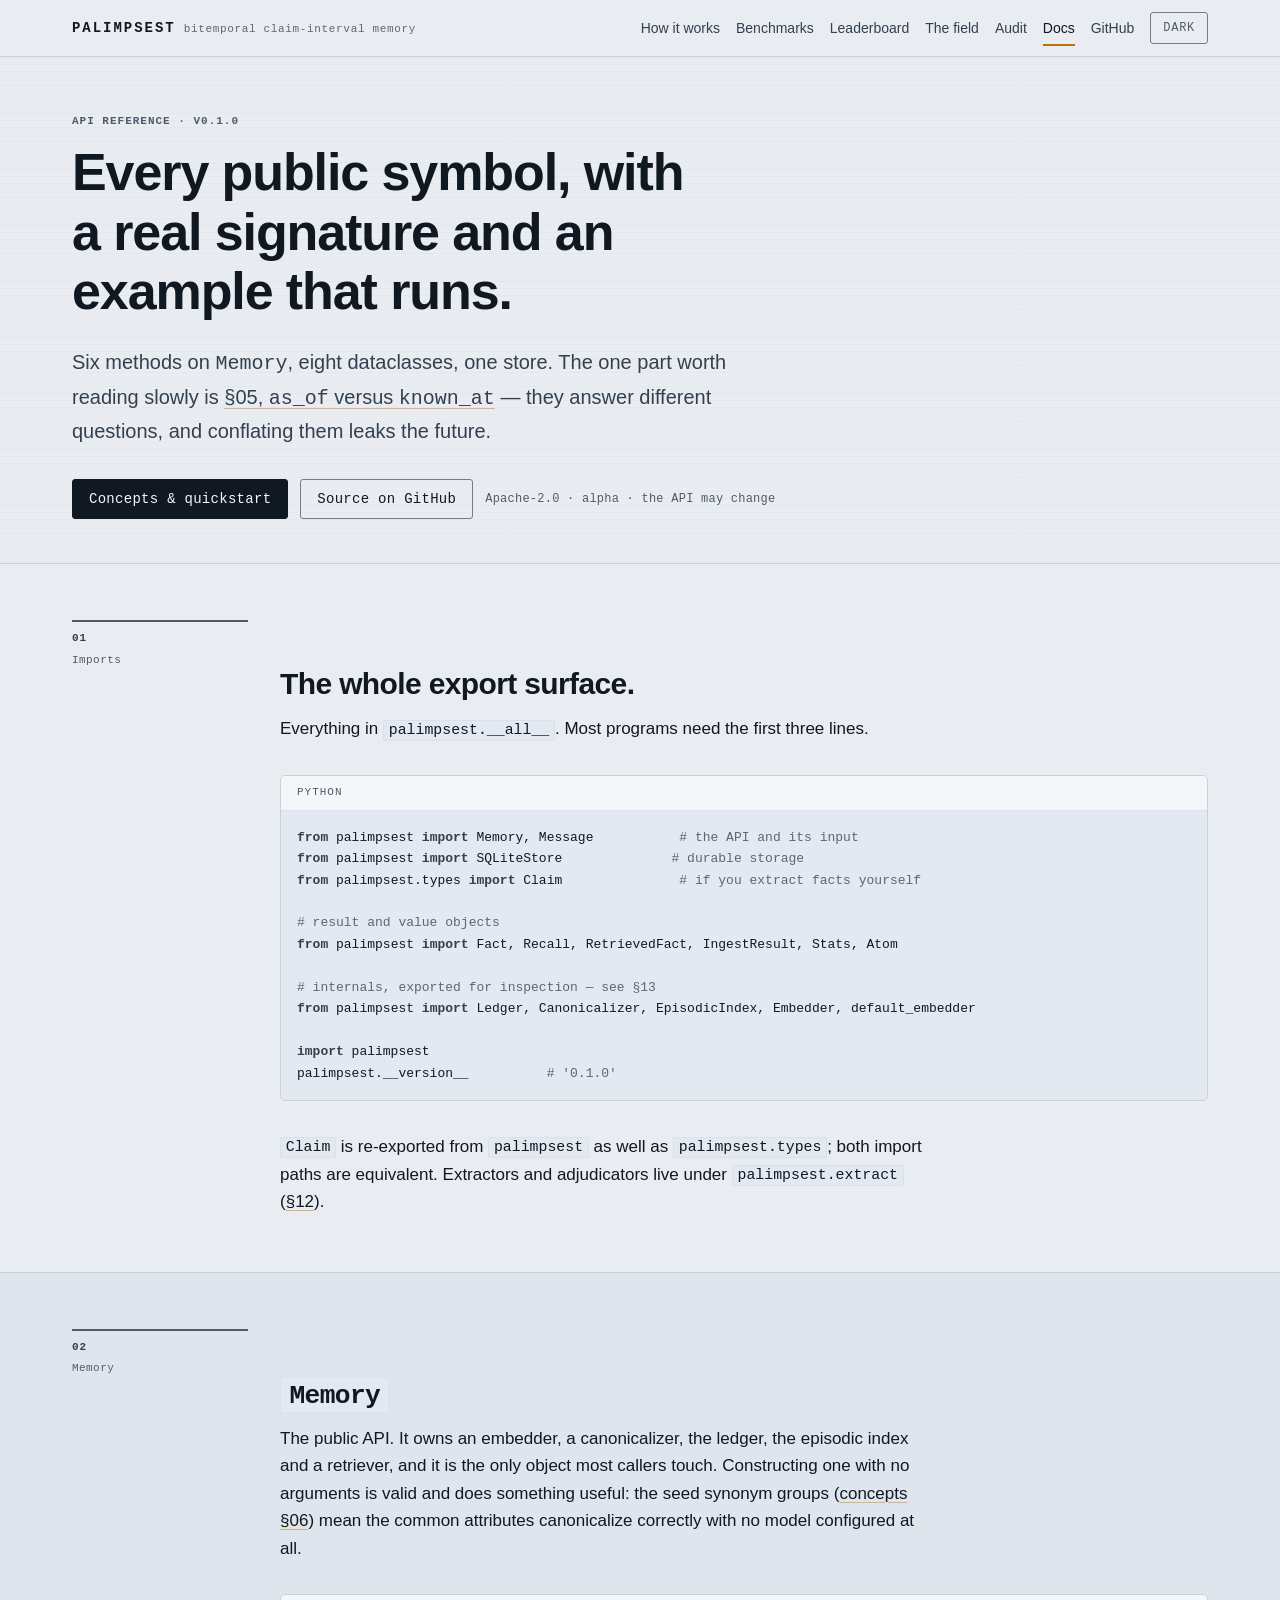
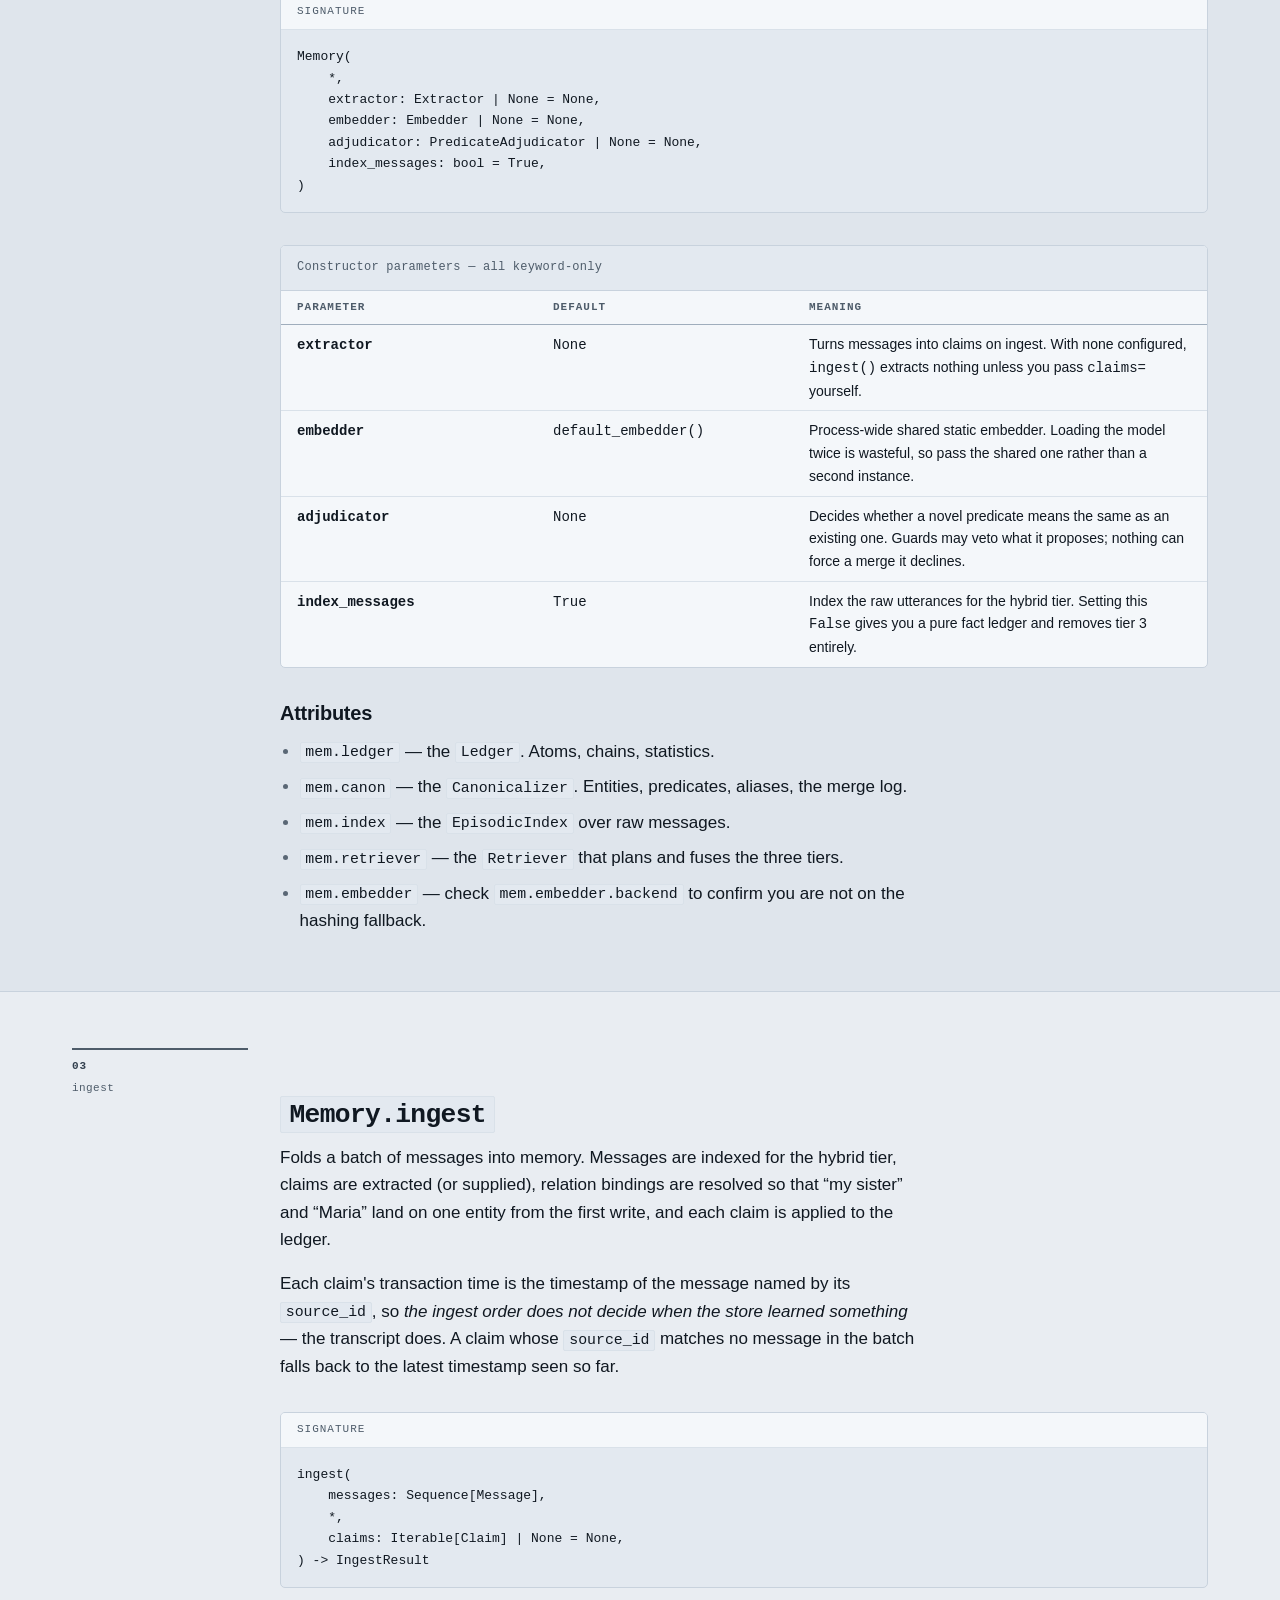
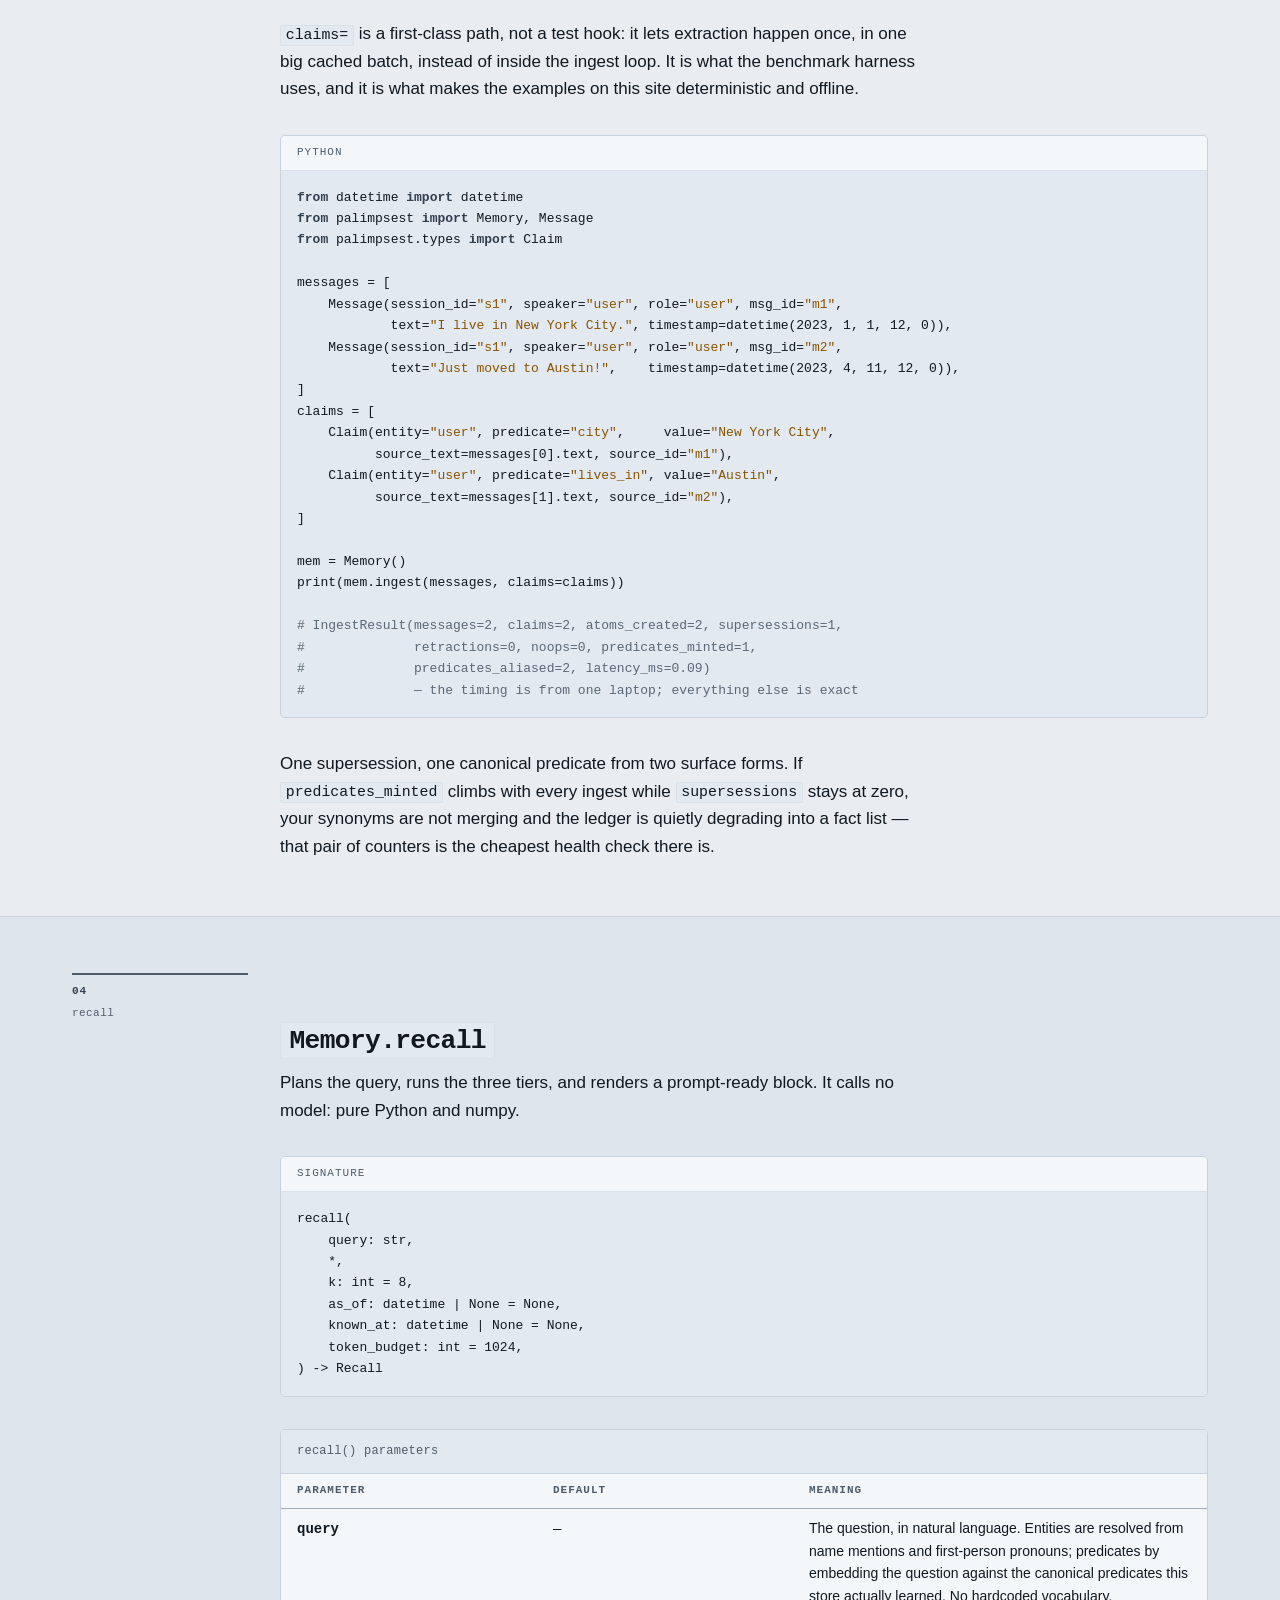
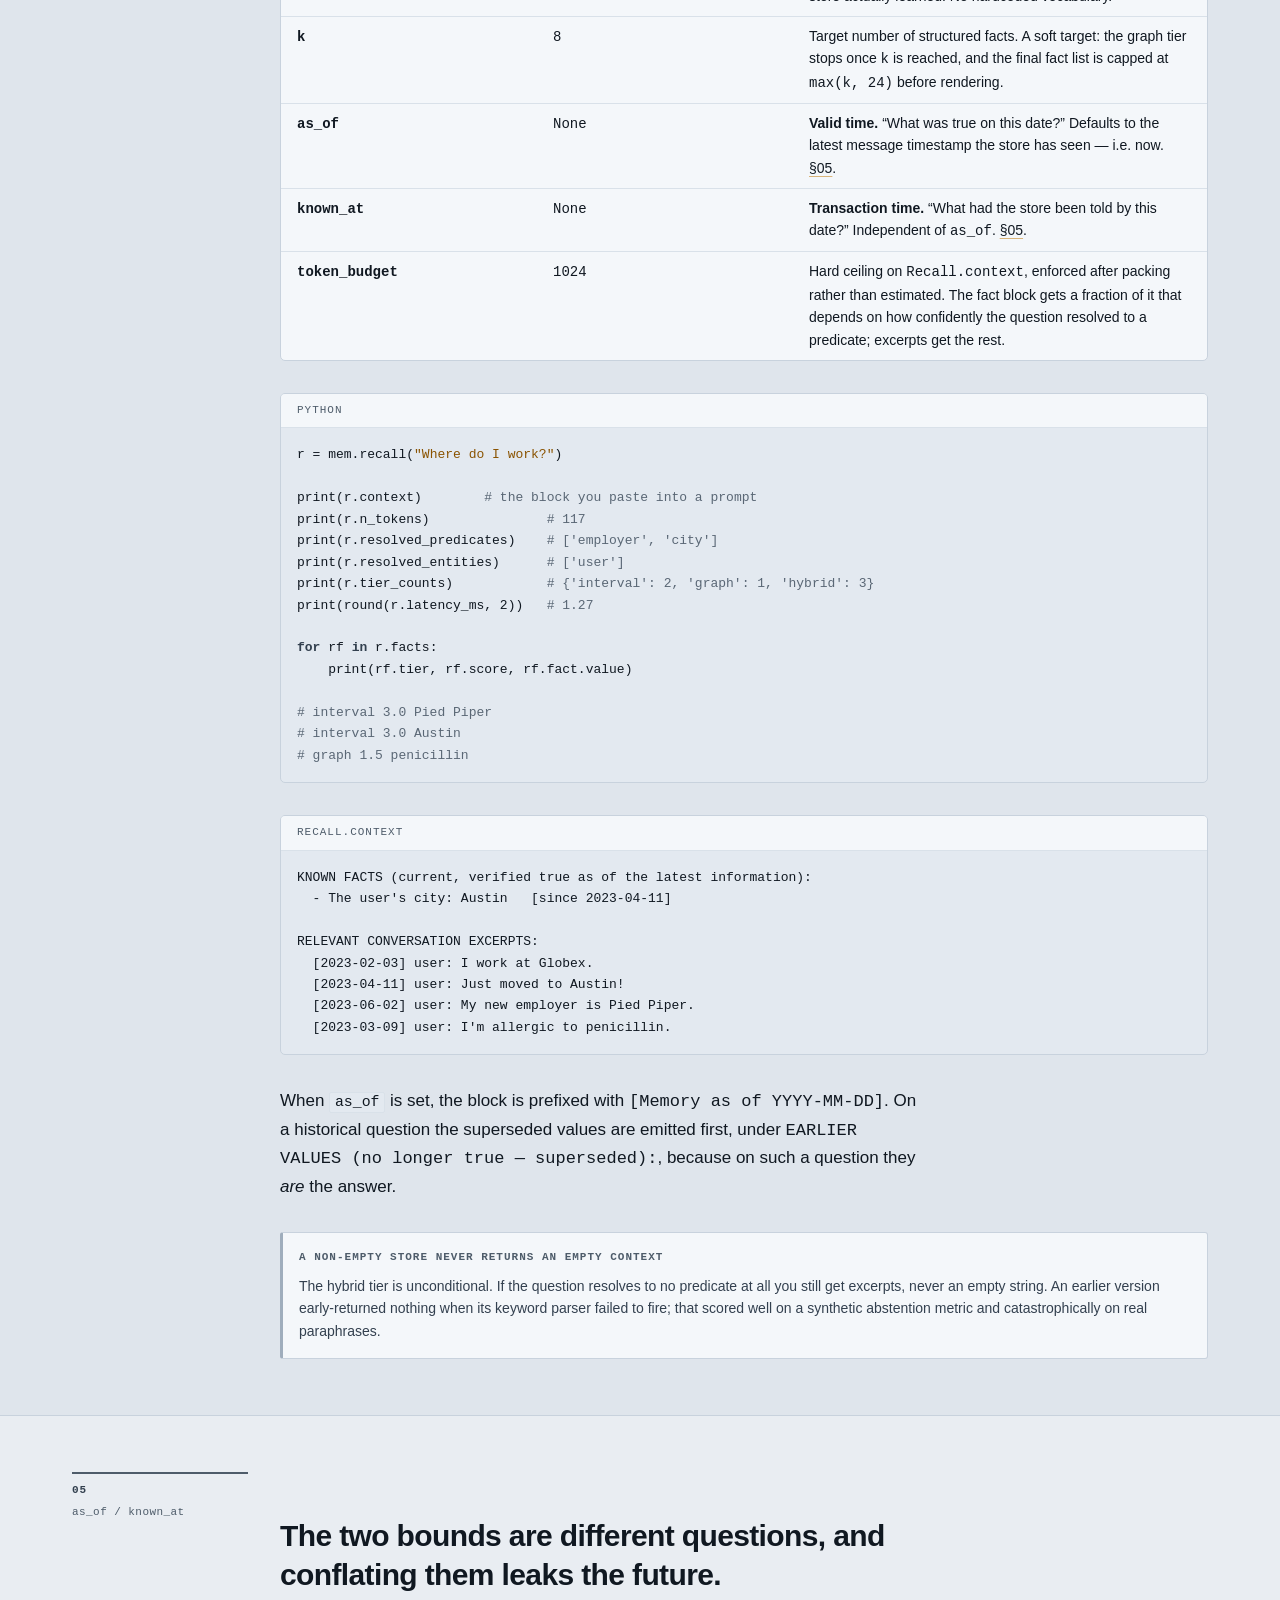
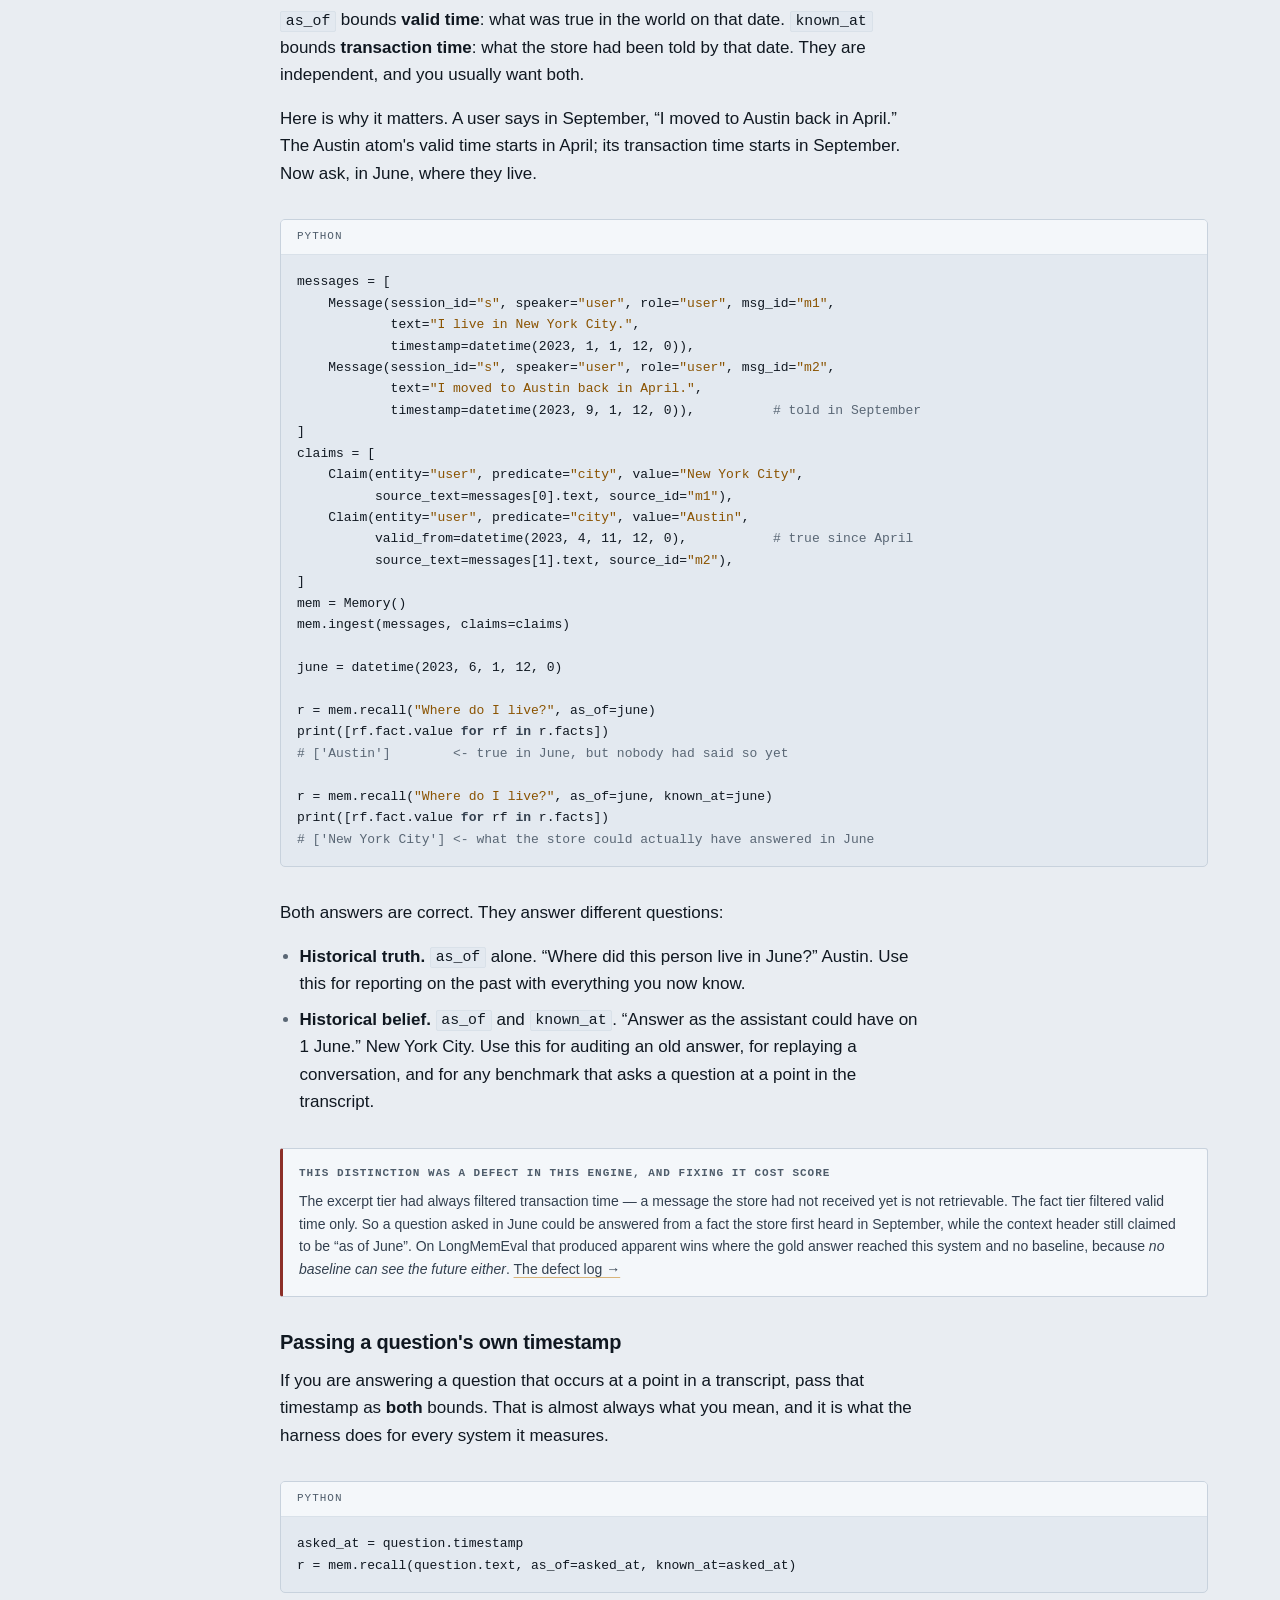
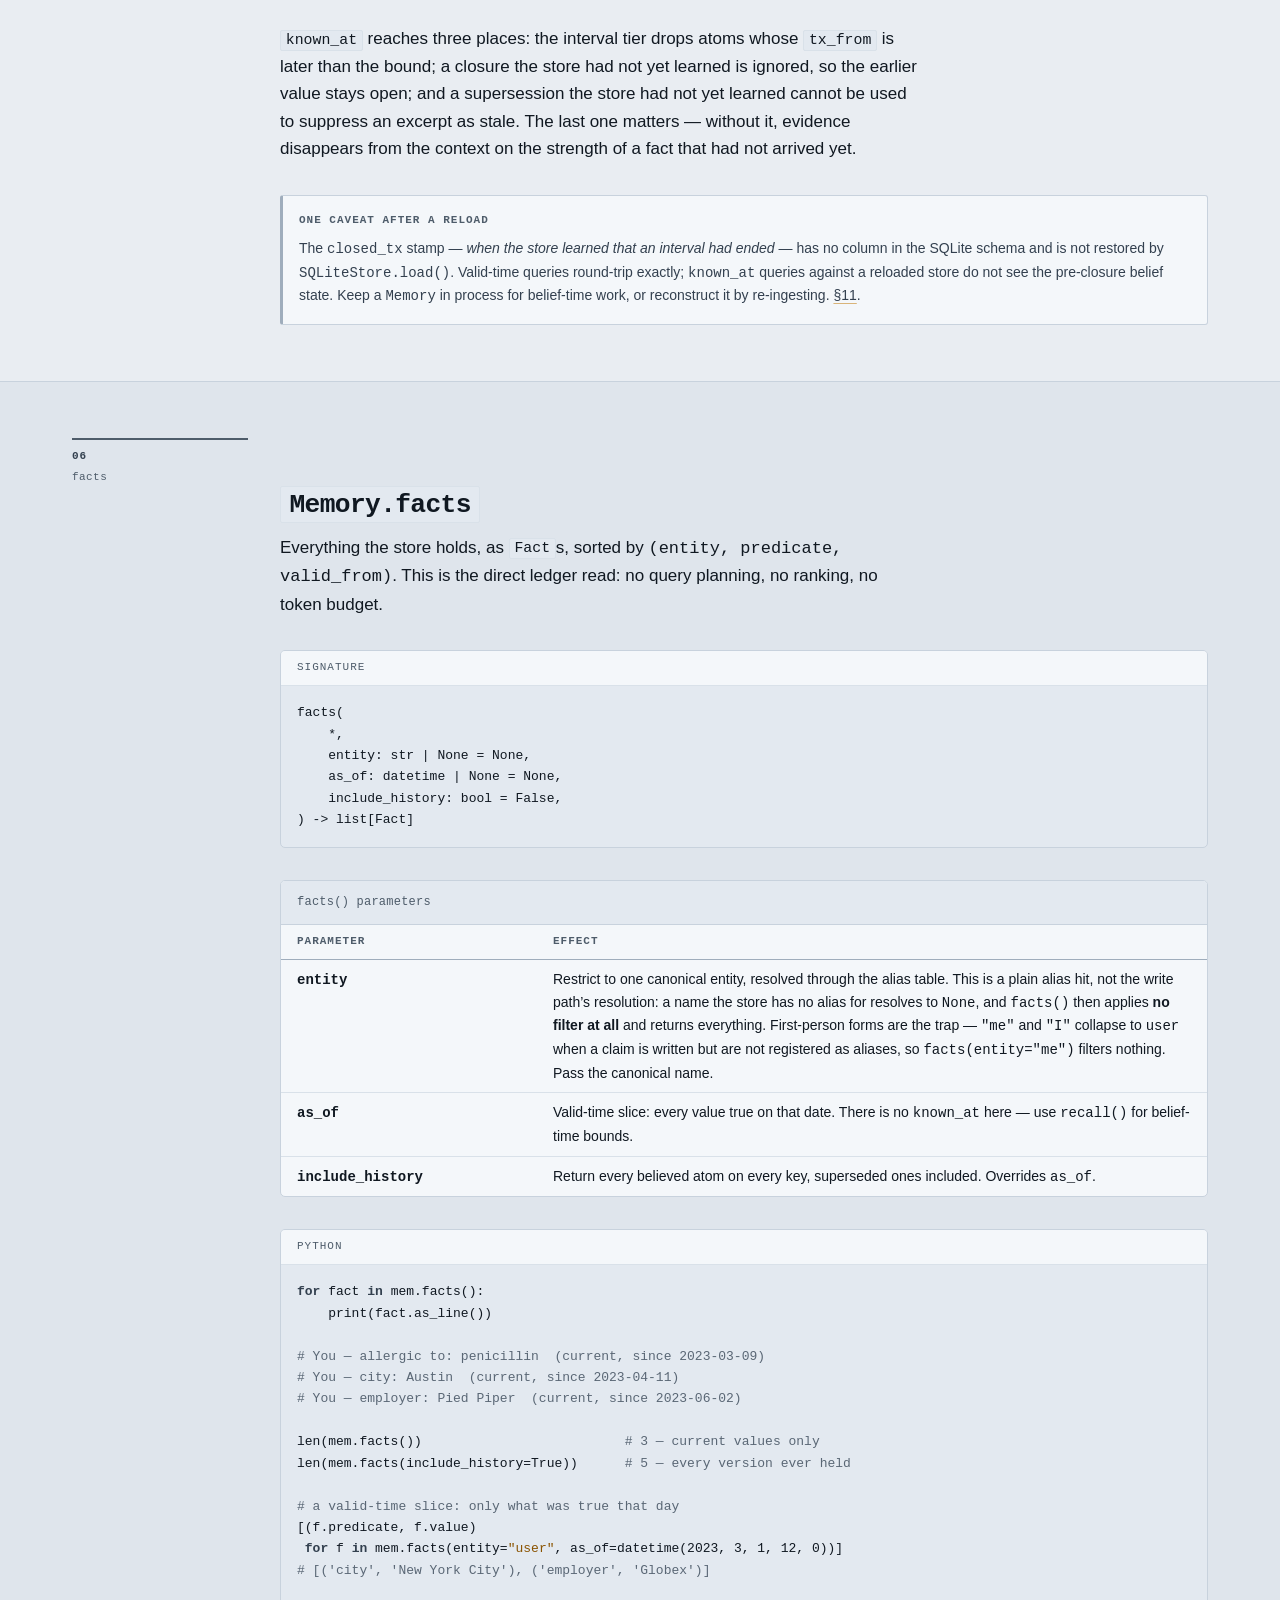
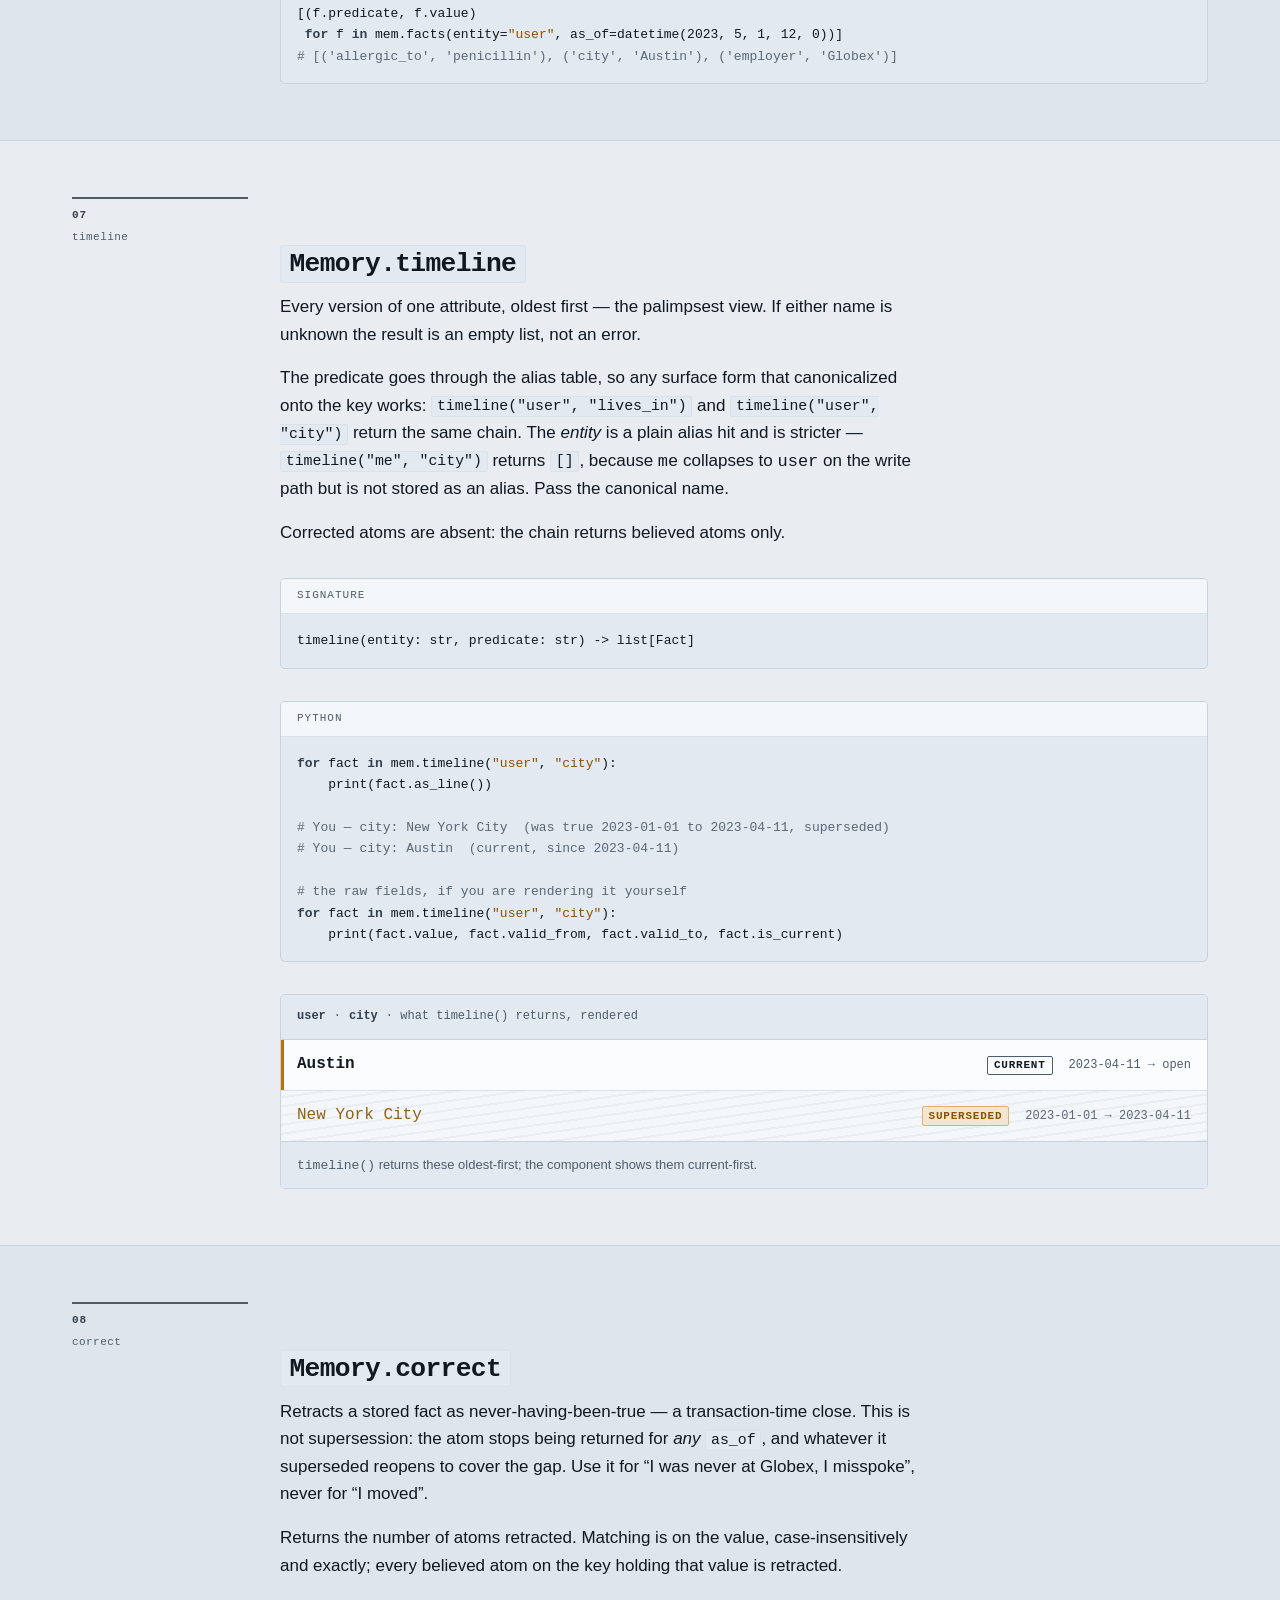
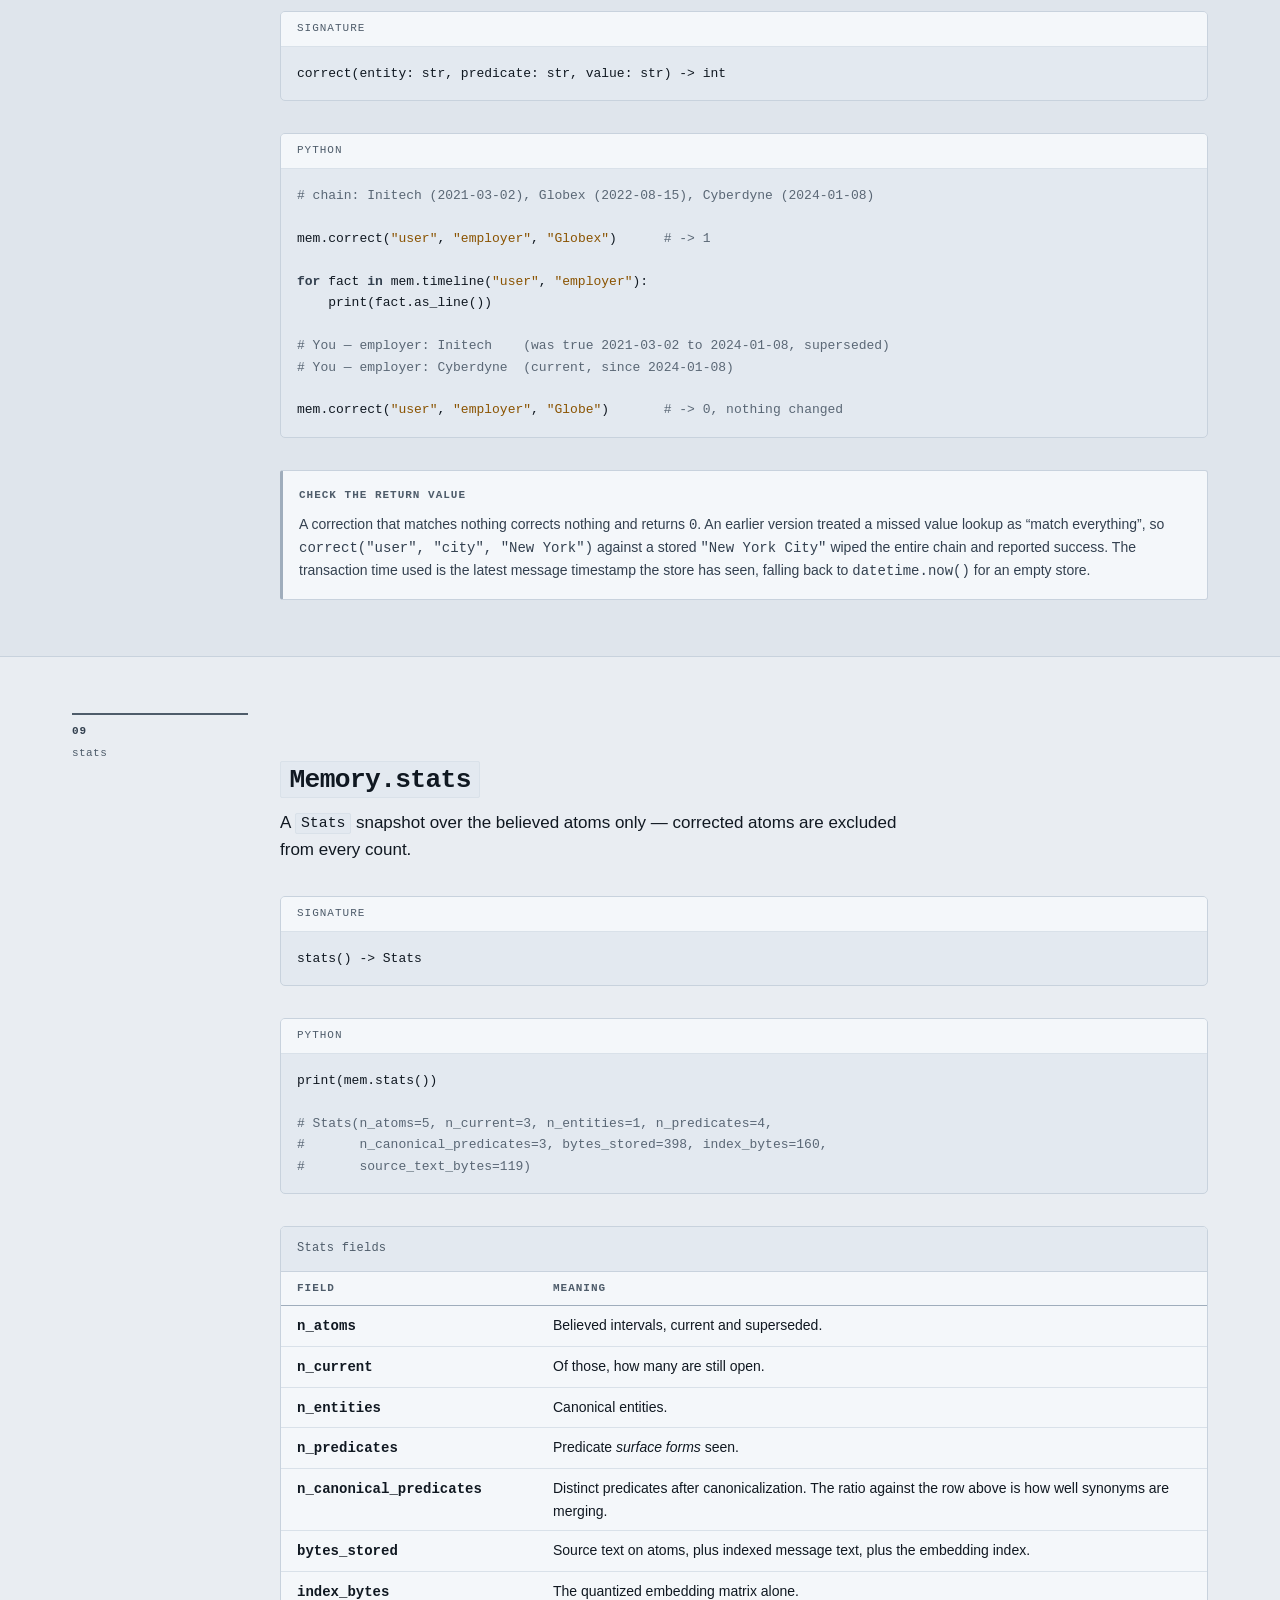
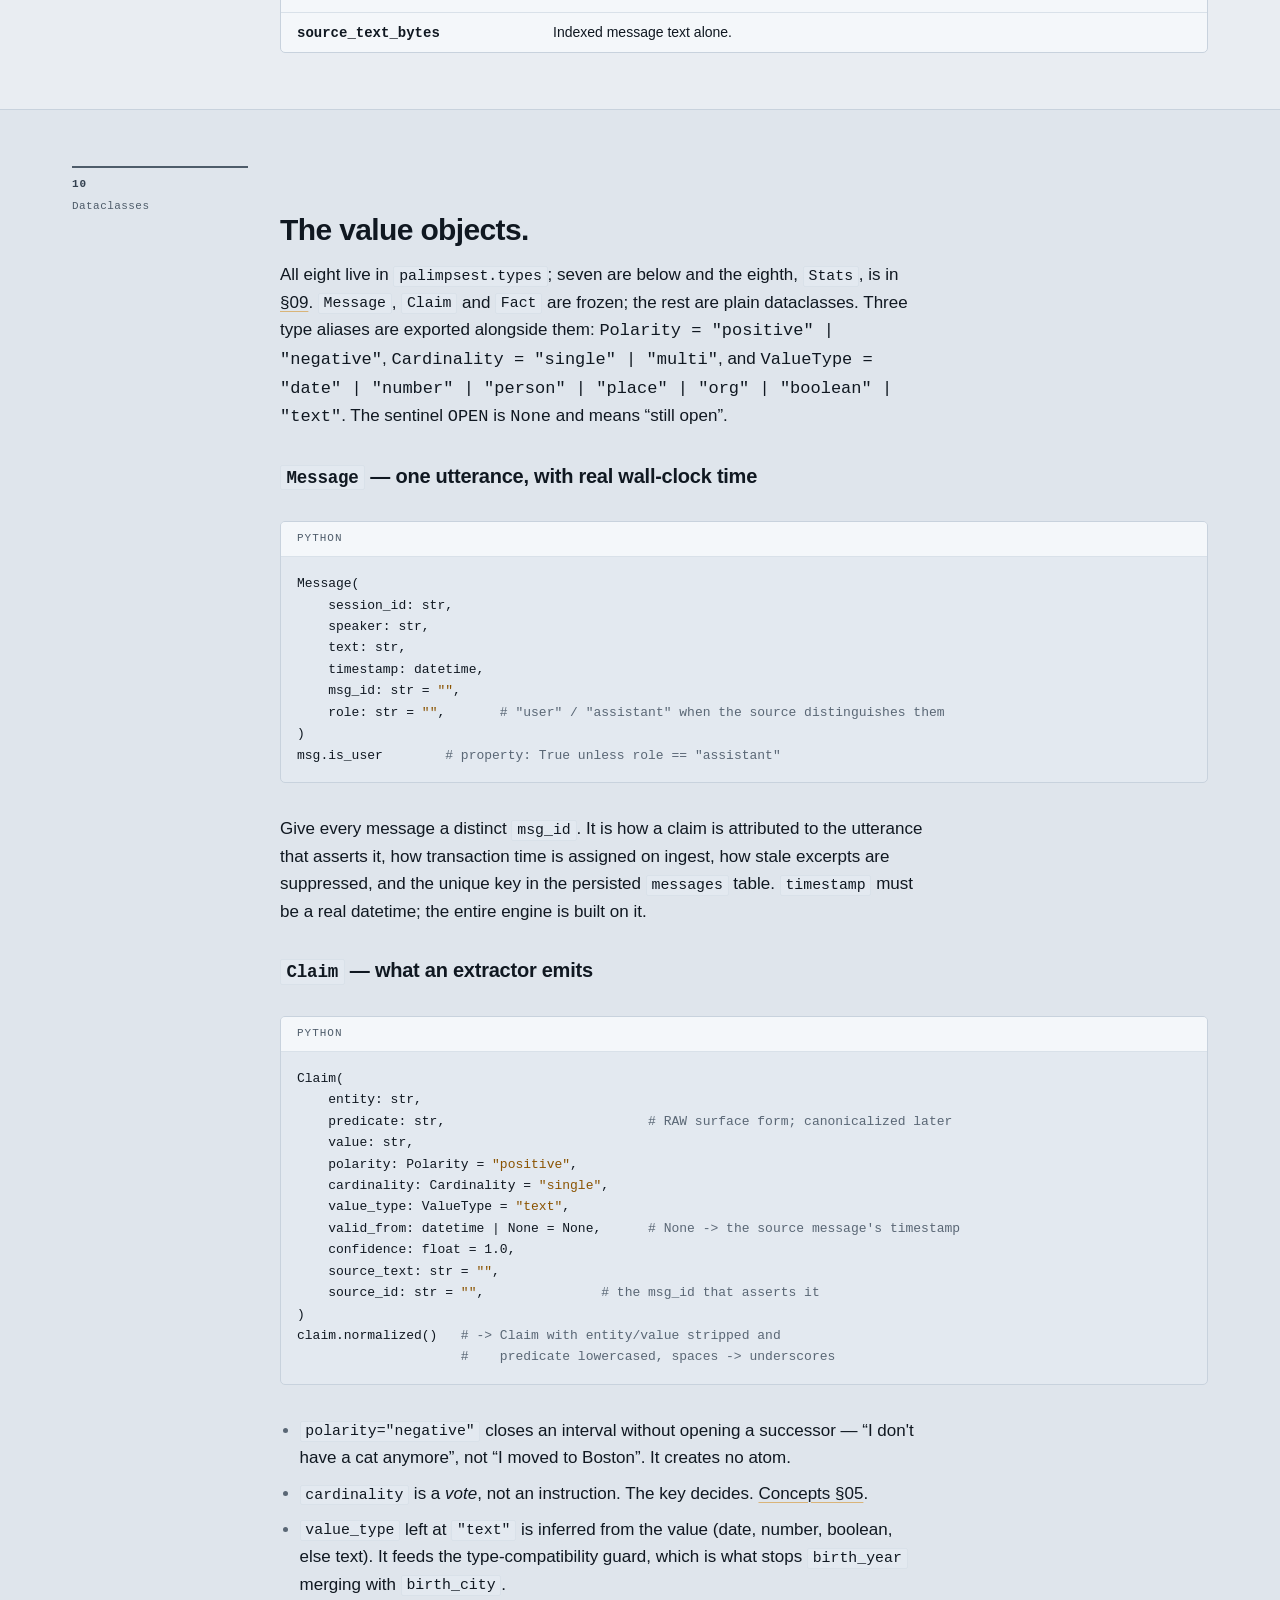
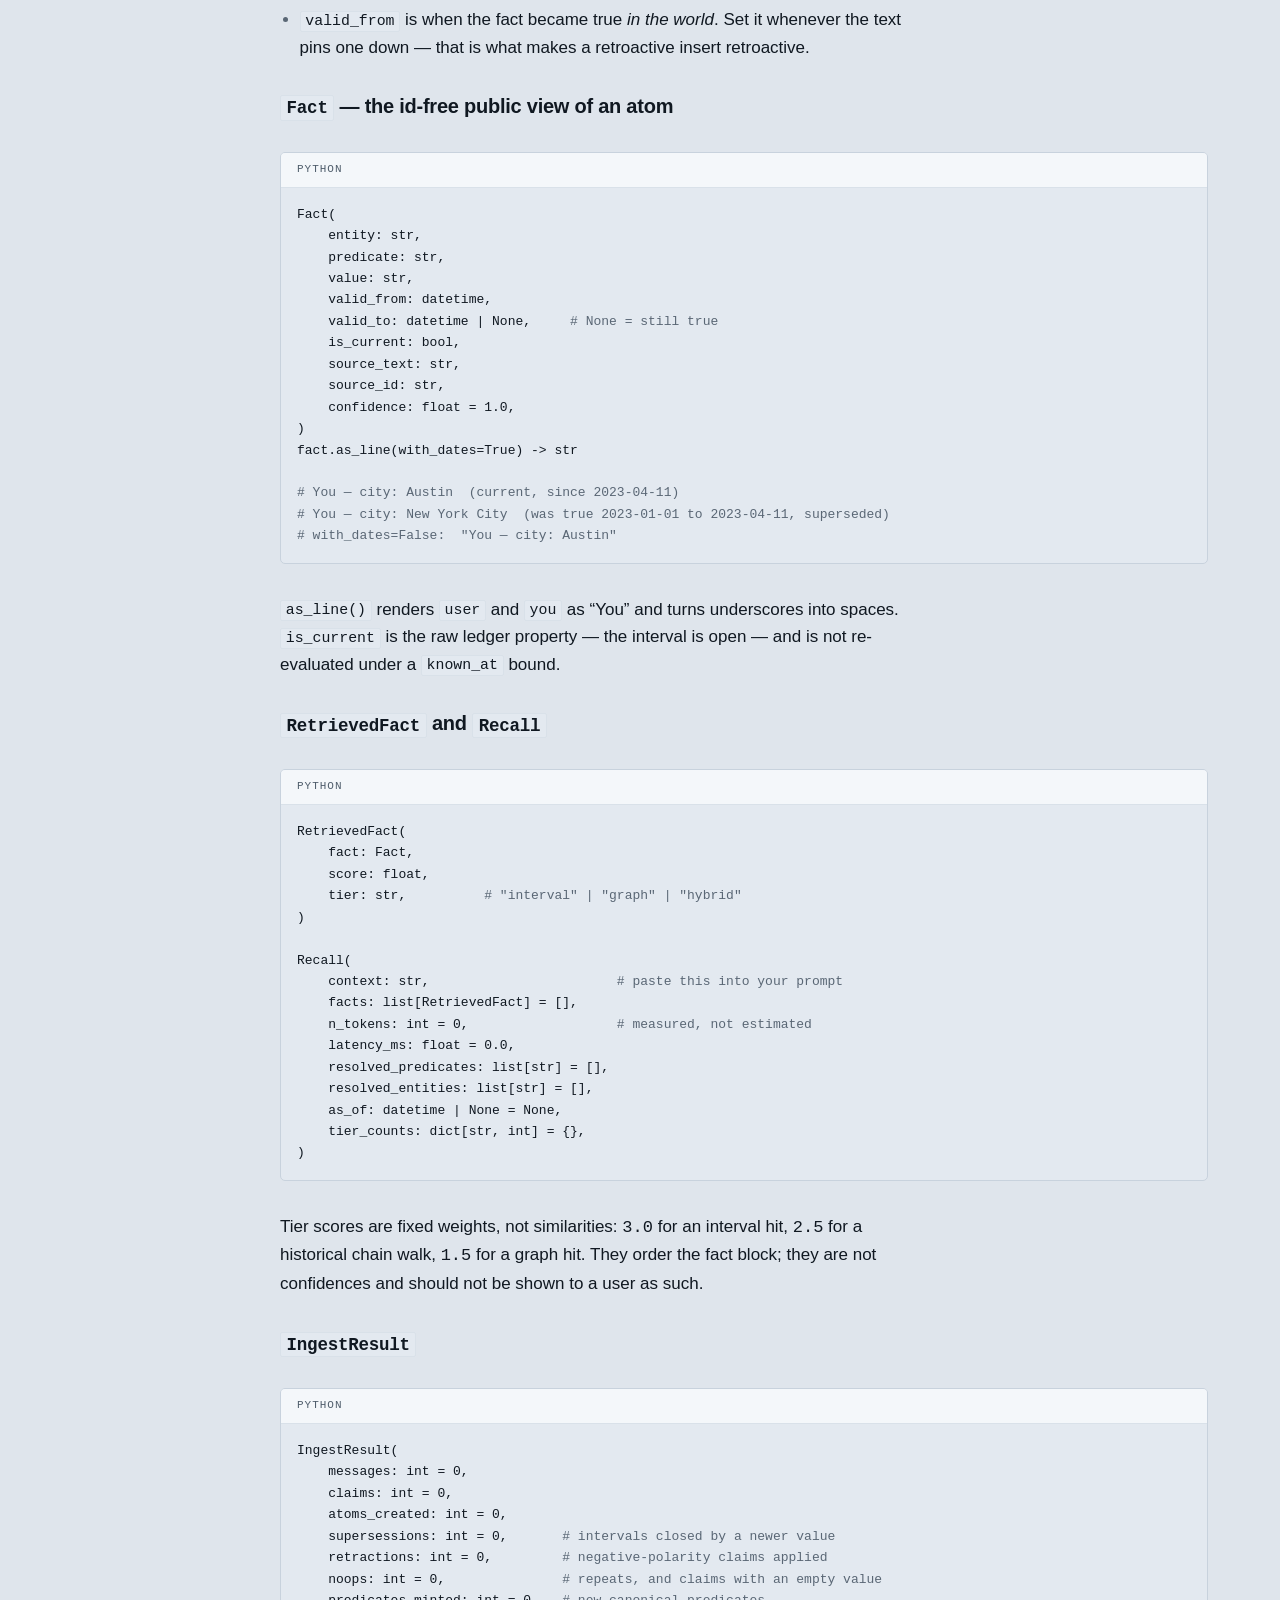
<file: site/docs/api.html>
<!DOCTYPE html>
<html lang="en">
<head>
<meta charset="utf-8">
<meta name="viewport" content="width=device-width, initial-scale=1">
<title>API reference — Palimpsest</title>
<meta name="description" content="Every public symbol in palimpsest: Memory and its six methods, the recall parameters including the as_of / known_at distinction, all eight dataclasses, and SQLiteStore.">
<link rel="stylesheet" href="../assets/site.css">
<script src="../assets/site.js"></script>
</head>
<body>

<a class="skip-link" href="#main">Skip to content</a>

<header class="site-header" data-nav="closed">
  <div class="wrap site-header__inner">
    <a class="brand" href="../index.html">
      <span class="brand__name">Palimpsest</span>
      <span class="brand__note">bitemporal claim-interval memory</span>
    </a>

    <nav class="nav" aria-label="Primary">
      <ul class="nav-list">
        <li><a href="../how-it-works.html">How it works</a></li>
        <li><a href="../benchmarks/index.html">Benchmarks</a></li>
        <li><a href="../leaderboard/index.html">Leaderboard</a></li>
        <li><a href="../field.html">The field</a></li>
        <li><a href="../audit/index.html">Audit</a></li>
        <li><a href="index.html" aria-current="page">Docs</a></li>
        <li><a href="https://github.com/joe51111jwd/palimpsest">GitHub</a></li>
      </ul>
    </nav>

    <button class="nav-toggle" type="button" data-nav-toggle aria-expanded="false">Menu</button>
    <button class="theme-toggle" type="button" data-theme-toggle>Dark</button>
  </div>
</header>

<main id="main">

  <!-- ============ Hero ============ -->
  <section class="hero">
    <div class="wrap">
      <p class="eyebrow">API reference &middot; v0.1.0</p>
      <h1 class="hero__title">Every public symbol, with a real signature and an example that runs.</h1>
      <p class="hero__lede">
        Six methods on <span class="mono">Memory</span>, eight dataclasses, one store. The one part
        worth reading slowly is <a href="#asof">&sect;05, <span class="mono">as_of</span> versus
        <span class="mono">known_at</span></a> &mdash; they answer different questions, and
        conflating them leaks the future.
      </p>
      <div class="hero__actions">
        <a class="btn" href="index.html">Concepts &amp; quickstart</a>
        <a class="btn btn--ghost" href="https://github.com/joe51111jwd/palimpsest">Source on GitHub</a>
        <span class="meta">Apache-2.0 &middot; alpha &middot; the API may change</span>
      </div>
    </div>
  </section>

  <!-- ============ 01 Import surface ============ -->
  <section class="section" id="imports">
    <div class="wrap section-grid">
      <div class="section-rail"><b>01</b><span>Imports</span></div>

      <div class="stack-lg">
        <div class="prose">
          <h2>The whole export surface.</h2>
          <p>
            Everything in <code>palimpsest.__all__</code>. Most programs need the first three lines.
          </p>
        </div>

        <div class="code">
          <div class="code__label">python</div>
<pre><code><span class="k">from</span> palimpsest <span class="k">import</span> Memory, Message           <span class="c"># the API and its input</span>
<span class="k">from</span> palimpsest <span class="k">import</span> SQLiteStore              <span class="c"># durable storage</span>
<span class="k">from</span> palimpsest.types <span class="k">import</span> Claim               <span class="c"># if you extract facts yourself</span>

<span class="c"># result and value objects</span>
<span class="k">from</span> palimpsest <span class="k">import</span> Fact, Recall, RetrievedFact, IngestResult, Stats, Atom

<span class="c"># internals, exported for inspection — see §13</span>
<span class="k">from</span> palimpsest <span class="k">import</span> Ledger, Canonicalizer, EpisodicIndex, Embedder, default_embedder

<span class="k">import</span> palimpsest
palimpsest.__version__          <span class="c"># '0.1.0'</span></code></pre>
        </div>

        <div class="prose">
          <p>
            <code>Claim</code> is re-exported from <code>palimpsest</code> as well as
            <code>palimpsest.types</code>; both import paths are equivalent. Extractors and
            adjudicators live under <code>palimpsest.extract</code> (<a href="#extract">&sect;12</a>).
          </p>
        </div>
      </div>
    </div>
  </section>

  <!-- ============ 02 Memory ============ -->
  <section class="section section--sunken" id="memory">
    <div class="wrap section-grid">
      <div class="section-rail"><b>02</b><span>Memory</span></div>

      <div class="stack-lg">
        <div class="prose">
          <h2><code>Memory</code></h2>
          <p>
            The public API. It owns an embedder, a canonicalizer, the ledger, the episodic index and
            a retriever, and it is the only object most callers touch. Constructing one with no
            arguments is valid and does something useful: the seed synonym groups
            (<a href="index.html#canon">concepts &sect;06</a>) mean the common attributes canonicalize
            correctly with no model configured at all.
          </p>
        </div>

        <div class="code">
          <div class="code__label">signature</div>
<pre><code>Memory(
    *,
    extractor: Extractor | None = None,
    embedder: Embedder | None = None,
    adjudicator: PredicateAdjudicator | None = None,
    index_messages: bool = True,
)</code></pre>
        </div>

        <div class="table-wrap" tabindex="0">
          <table class="data">
            <caption>Constructor parameters &mdash; all keyword-only</caption>
            <thead>
              <tr>
                <th scope="col" class="wrap-cell">parameter</th>
                <th scope="col" class="wrap-cell">default</th>
                <th scope="col" class="wrap-cell">meaning</th>
              </tr>
            </thead>
            <tbody>
              <tr>
                <th scope="row" class="mono">extractor</th>
                <td class="mono">None</td>
                <td class="wrap-cell">
                  Turns messages into claims on ingest. With none configured,
                  <span class="mono">ingest()</span> extracts nothing unless you pass
                  <span class="mono">claims=</span> yourself.
                </td>
              </tr>
              <tr>
                <th scope="row" class="mono">embedder</th>
                <td class="mono">default_embedder()</td>
                <td class="wrap-cell">
                  Process-wide shared static embedder. Loading the model twice is wasteful, so pass
                  the shared one rather than a second instance.
                </td>
              </tr>
              <tr>
                <th scope="row" class="mono">adjudicator</th>
                <td class="mono">None</td>
                <td class="wrap-cell">
                  Decides whether a novel predicate means the same as an existing one. Guards may
                  veto what it proposes; nothing can force a merge it declines.
                </td>
              </tr>
              <tr>
                <th scope="row" class="mono">index_messages</th>
                <td class="mono">True</td>
                <td class="wrap-cell">
                  Index the raw utterances for the hybrid tier. Setting this
                  <span class="mono">False</span> gives you a pure fact ledger and removes tier 3
                  entirely.
                </td>
              </tr>
            </tbody>
          </table>
        </div>

        <div class="prose">
          <h3>Attributes</h3>
          <ul>
            <li><code>mem.ledger</code> &mdash; the <code>Ledger</code>. Atoms, chains, statistics.</li>
            <li><code>mem.canon</code> &mdash; the <code>Canonicalizer</code>. Entities, predicates, aliases, the merge log.</li>
            <li><code>mem.index</code> &mdash; the <code>EpisodicIndex</code> over raw messages.</li>
            <li><code>mem.retriever</code> &mdash; the <code>Retriever</code> that plans and fuses the three tiers.</li>
            <li><code>mem.embedder</code> &mdash; check <code>mem.embedder.backend</code> to confirm you are not on the hashing fallback.</li>
          </ul>
        </div>
      </div>
    </div>
  </section>

  <!-- ============ 03 ingest ============ -->
  <section class="section" id="ingest">
    <div class="wrap section-grid">
      <div class="section-rail"><b>03</b><span>ingest</span></div>

      <div class="stack-lg">
        <div class="prose">
          <h2><code>Memory.ingest</code></h2>
          <p>
            Folds a batch of messages into memory. Messages are indexed for the hybrid tier, claims
            are extracted (or supplied), relation bindings are resolved so that
            &ldquo;my sister&rdquo; and &ldquo;Maria&rdquo; land on one entity from the first write,
            and each claim is applied to the ledger.
          </p>
          <p>
            Each claim's transaction time is the timestamp of the message named by its
            <code>source_id</code>, so <em>the ingest order does not decide when the store learned
            something</em> &mdash; the transcript does. A claim whose <code>source_id</code> matches
            no message in the batch falls back to the latest timestamp seen so far.
          </p>
        </div>

        <div class="code">
          <div class="code__label">signature</div>
<pre><code>ingest(
    messages: Sequence[Message],
    *,
    claims: Iterable[Claim] | None = None,
) -&gt; IngestResult</code></pre>
        </div>

        <div class="prose">
          <p>
            <code>claims=</code> is a first-class path, not a test hook: it lets extraction happen
            once, in one big cached batch, instead of inside the ingest loop. It is what the
            benchmark harness uses, and it is what makes the examples on this site deterministic and
            offline.
          </p>
        </div>

        <div class="code">
          <div class="code__label">python</div>
<pre><code><span class="k">from</span> datetime <span class="k">import</span> datetime
<span class="k">from</span> palimpsest <span class="k">import</span> Memory, Message
<span class="k">from</span> palimpsest.types <span class="k">import</span> Claim

messages = [
    Message(session_id=<span class="s">"s1"</span>, speaker=<span class="s">"user"</span>, role=<span class="s">"user"</span>, msg_id=<span class="s">"m1"</span>,
            text=<span class="s">"I live in New York City."</span>, timestamp=datetime(2023, 1, 1, 12, 0)),
    Message(session_id=<span class="s">"s1"</span>, speaker=<span class="s">"user"</span>, role=<span class="s">"user"</span>, msg_id=<span class="s">"m2"</span>,
            text=<span class="s">"Just moved to Austin!"</span>,    timestamp=datetime(2023, 4, 11, 12, 0)),
]
claims = [
    Claim(entity=<span class="s">"user"</span>, predicate=<span class="s">"city"</span>,     value=<span class="s">"New York City"</span>,
          source_text=messages[0].text, source_id=<span class="s">"m1"</span>),
    Claim(entity=<span class="s">"user"</span>, predicate=<span class="s">"lives_in"</span>, value=<span class="s">"Austin"</span>,
          source_text=messages[1].text, source_id=<span class="s">"m2"</span>),
]

mem = Memory()
print(mem.ingest(messages, claims=claims))

<span class="c"># IngestResult(messages=2, claims=2, atoms_created=2, supersessions=1,</span>
<span class="c">#              retractions=0, noops=0, predicates_minted=1,</span>
<span class="c">#              predicates_aliased=2, latency_ms=0.09)</span>
<span class="c">#              — the timing is from one laptop; everything else is exact</span></code></pre>
        </div>

        <div class="prose">
          <p>
            One supersession, one canonical predicate from two surface forms. If
            <code>predicates_minted</code> climbs with every ingest while
            <code>supersessions</code> stays at zero, your synonyms are not merging and the ledger
            is quietly degrading into a fact list &mdash; that pair of counters is the cheapest
            health check there is.
          </p>
        </div>
      </div>
    </div>
  </section>

  <!-- ============ 04 recall ============ -->
  <section class="section section--sunken" id="recall">
    <div class="wrap section-grid">
      <div class="section-rail"><b>04</b><span>recall</span></div>

      <div class="stack-lg">
        <div class="prose">
          <h2><code>Memory.recall</code></h2>
          <p>
            Plans the query, runs the three tiers, and renders a prompt-ready block. It calls no
            model: pure Python and numpy.
          </p>
        </div>

        <div class="code">
          <div class="code__label">signature</div>
<pre><code>recall(
    query: str,
    *,
    k: int = 8,
    as_of: datetime | None = None,
    known_at: datetime | None = None,
    token_budget: int = 1024,
) -&gt; Recall</code></pre>
        </div>

        <div class="table-wrap" tabindex="0">
          <table class="data">
            <caption><code>recall()</code> parameters</caption>
            <thead>
              <tr>
                <th scope="col" class="wrap-cell">parameter</th>
                <th scope="col" class="wrap-cell">default</th>
                <th scope="col" class="wrap-cell">meaning</th>
              </tr>
            </thead>
            <tbody>
              <tr>
                <th scope="row" class="mono">query</th>
                <td class="mono">&mdash;</td>
                <td class="wrap-cell">
                  The question, in natural language. Entities are resolved from name mentions and
                  first-person pronouns; predicates by embedding the question against the canonical
                  predicates this store actually learned. No hardcoded vocabulary.
                </td>
              </tr>
              <tr>
                <th scope="row" class="mono">k</th>
                <td class="mono">8</td>
                <td class="wrap-cell">
                  Target number of structured facts. A soft target: the graph tier stops once
                  <span class="mono">k</span> is reached, and the final fact list is capped at
                  <span class="mono">max(k, 24)</span> before rendering.
                </td>
              </tr>
              <tr>
                <th scope="row" class="mono">as_of</th>
                <td class="mono">None</td>
                <td class="wrap-cell">
                  <strong>Valid time.</strong> &ldquo;What was true on this date?&rdquo; Defaults to
                  the latest message timestamp the store has seen &mdash; i.e. now.
                  <a href="#asof">&sect;05</a>.
                </td>
              </tr>
              <tr>
                <th scope="row" class="mono">known_at</th>
                <td class="mono">None</td>
                <td class="wrap-cell">
                  <strong>Transaction time.</strong> &ldquo;What had the store been told by this
                  date?&rdquo; Independent of <span class="mono">as_of</span>.
                  <a href="#asof">&sect;05</a>.
                </td>
              </tr>
              <tr>
                <th scope="row" class="mono">token_budget</th>
                <td class="mono">1024</td>
                <td class="wrap-cell">
                  Hard ceiling on <span class="mono">Recall.context</span>, enforced after packing
                  rather than estimated. The fact block gets a fraction of it that depends on how
                  confidently the question resolved to a predicate; excerpts get the rest.
                </td>
              </tr>
            </tbody>
          </table>
        </div>

        <div class="code">
          <div class="code__label">python</div>
<pre><code>r = mem.recall(<span class="s">"Where do I work?"</span>)

print(r.context)        <span class="c"># the block you paste into a prompt</span>
print(r.n_tokens)               <span class="c"># 117</span>
print(r.resolved_predicates)    <span class="c"># ['employer', 'city']</span>
print(r.resolved_entities)      <span class="c"># ['user']</span>
print(r.tier_counts)            <span class="c"># {'interval': 2, 'graph': 1, 'hybrid': 3}</span>
print(round(r.latency_ms, 2))   <span class="c"># 1.27</span>

<span class="k">for</span> rf <span class="k">in</span> r.facts:
    print(rf.tier, rf.score, rf.fact.value)

<span class="c"># interval 3.0 Pied Piper</span>
<span class="c"># interval 3.0 Austin</span>
<span class="c"># graph 1.5 penicillin</span></code></pre>
        </div>

        <div class="code">
          <div class="code__label">Recall.context</div>
<pre><code>KNOWN FACTS (current, verified true as of the latest information):
  - The user's city: Austin   [since 2023-04-11]

RELEVANT CONVERSATION EXCERPTS:
  [2023-02-03] user: I work at Globex.
  [2023-04-11] user: Just moved to Austin!
  [2023-06-02] user: My new employer is Pied Piper.
  [2023-03-09] user: I'm allergic to penicillin.</code></pre>
        </div>

        <div class="prose">
          <p>
            When <code>as_of</code> is set, the block is prefixed with
            <span class="mono">[Memory as of YYYY-MM-DD]</span>. On a historical question the
            superseded values are emitted first, under
            <span class="mono">EARLIER VALUES (no longer true &mdash; superseded):</span>, because on
            such a question they <em>are</em> the answer.
          </p>
        </div>

        <div class="callout callout--note">
          <p class="callout__title">A non-empty store never returns an empty context</p>
          <p>
            The hybrid tier is unconditional. If the question resolves to no predicate at all you
            still get excerpts, never an empty string. An earlier version early-returned nothing
            when its keyword parser failed to fire; that scored well on a synthetic abstention
            metric and catastrophically on real paraphrases.
          </p>
        </div>
      </div>
    </div>
  </section>

  <!-- ============ 05 as_of / known_at ============ -->
  <section class="section" id="asof">
    <div class="wrap section-grid">
      <div class="section-rail"><b>05</b><span>as_of / known_at</span></div>

      <div class="stack-lg">
        <div class="prose">
          <h2>The two bounds are different questions, and conflating them leaks the future.</h2>
          <p>
            <code>as_of</code> bounds <strong>valid time</strong>: what was true in the world on
            that date. <code>known_at</code> bounds <strong>transaction time</strong>: what the
            store had been told by that date. They are independent, and you usually want both.
          </p>
          <p>
            Here is why it matters. A user says in September, &ldquo;I moved to Austin back in
            April.&rdquo; The Austin atom's valid time starts in April; its transaction time starts
            in September. Now ask, in June, where they live.
          </p>
        </div>

        <div class="code">
          <div class="code__label">python</div>
<pre><code>messages = [
    Message(session_id=<span class="s">"s"</span>, speaker=<span class="s">"user"</span>, role=<span class="s">"user"</span>, msg_id=<span class="s">"m1"</span>,
            text=<span class="s">"I live in New York City."</span>,
            timestamp=datetime(2023, 1, 1, 12, 0)),
    Message(session_id=<span class="s">"s"</span>, speaker=<span class="s">"user"</span>, role=<span class="s">"user"</span>, msg_id=<span class="s">"m2"</span>,
            text=<span class="s">"I moved to Austin back in April."</span>,
            timestamp=datetime(2023, 9, 1, 12, 0)),          <span class="c"># told in September</span>
]
claims = [
    Claim(entity=<span class="s">"user"</span>, predicate=<span class="s">"city"</span>, value=<span class="s">"New York City"</span>,
          source_text=messages[0].text, source_id=<span class="s">"m1"</span>),
    Claim(entity=<span class="s">"user"</span>, predicate=<span class="s">"city"</span>, value=<span class="s">"Austin"</span>,
          valid_from=datetime(2023, 4, 11, 12, 0),           <span class="c"># true since April</span>
          source_text=messages[1].text, source_id=<span class="s">"m2"</span>),
]
mem = Memory()
mem.ingest(messages, claims=claims)

june = datetime(2023, 6, 1, 12, 0)

r = mem.recall(<span class="s">"Where do I live?"</span>, as_of=june)
print([rf.fact.value <span class="k">for</span> rf <span class="k">in</span> r.facts])
<span class="c"># ['Austin']        &lt;- true in June, but nobody had said so yet</span>

r = mem.recall(<span class="s">"Where do I live?"</span>, as_of=june, known_at=june)
print([rf.fact.value <span class="k">for</span> rf <span class="k">in</span> r.facts])
<span class="c"># ['New York City'] &lt;- what the store could actually have answered in June</span></code></pre>
        </div>

        <div class="prose">
          <p>Both answers are correct. They answer different questions:</p>
          <ul>
            <li>
              <strong>Historical truth.</strong> <code>as_of</code> alone. &ldquo;Where did this
              person live in June?&rdquo; Austin. Use this for reporting on the past with everything
              you now know.
            </li>
            <li>
              <strong>Historical belief.</strong> <code>as_of</code> and <code>known_at</code>.
              &ldquo;Answer as the assistant could have on 1 June.&rdquo; New York City. Use this
              for auditing an old answer, for replaying a conversation, and for any benchmark that
              asks a question at a point in the transcript.
            </li>
          </ul>
        </div>

        <div class="callout callout--loss">
          <p class="callout__title">This distinction was a defect in this engine, and fixing it cost score</p>
          <p>
            The excerpt tier had always filtered transaction time &mdash; a message the store had not
            received yet is not retrievable. The fact tier filtered valid time only. So a question
            asked in June could be answered from a fact the store first heard in September, while
            the context header still claimed to be &ldquo;as of June&rdquo;. On LongMemEval that
            produced apparent wins where the gold answer reached this system and no baseline,
            because <em>no baseline can see the future either</em>.
            <a href="../audit/index.html">The defect log &rarr;</a>
          </p>
        </div>

        <div class="prose">
          <h3>Passing a question's own timestamp</h3>
          <p>
            If you are answering a question that occurs at a point in a transcript, pass that
            timestamp as <strong>both</strong> bounds. That is almost always what you mean, and it
            is what the harness does for every system it measures.
          </p>
        </div>

        <div class="code">
          <div class="code__label">python</div>
<pre><code>asked_at = question.timestamp
r = mem.recall(question.text, as_of=asked_at, known_at=asked_at)</code></pre>
        </div>

        <div class="prose">
          <p>
            <code>known_at</code> reaches three places: the interval tier drops atoms whose
            <code>tx_from</code> is later than the bound; a closure the store had not yet learned is
            ignored, so the earlier value stays open; and a supersession the store had not yet
            learned cannot be used to suppress an excerpt as stale. The last one matters &mdash;
            without it, evidence disappears from the context on the strength of a fact that had not
            arrived yet.
          </p>
        </div>

        <div class="callout callout--note">
          <p class="callout__title">One caveat after a reload</p>
          <p>
            The <code>closed_tx</code> stamp &mdash; <em>when the store learned that an interval had
            ended</em> &mdash; has no column in the SQLite schema and is not restored by
            <code>SQLiteStore.load()</code>. Valid-time queries round-trip exactly;
            <code>known_at</code> queries against a reloaded store do not see the pre-closure belief
            state. Keep a <code>Memory</code> in process for belief-time work, or reconstruct it by
            re-ingesting. <a href="#store">&sect;11</a>.
          </p>
        </div>
      </div>
    </div>
  </section>

  <!-- ============ 06 facts ============ -->
  <section class="section section--sunken" id="facts">
    <div class="wrap section-grid">
      <div class="section-rail"><b>06</b><span>facts</span></div>

      <div class="stack-lg">
        <div class="prose">
          <h2><code>Memory.facts</code></h2>
          <p>
            Everything the store holds, as <code>Fact</code>s, sorted by
            <span class="mono">(entity, predicate, valid_from)</span>. This is the direct ledger
            read: no query planning, no ranking, no token budget.
          </p>
        </div>

        <div class="code">
          <div class="code__label">signature</div>
<pre><code>facts(
    *,
    entity: str | None = None,
    as_of: datetime | None = None,
    include_history: bool = False,
) -&gt; list[Fact]</code></pre>
        </div>

        <div class="table-wrap" tabindex="0">
          <table class="data">
            <caption><code>facts()</code> parameters</caption>
            <thead>
              <tr>
                <th scope="col" class="wrap-cell">parameter</th>
                <th scope="col" class="wrap-cell">effect</th>
              </tr>
            </thead>
            <tbody>
              <tr>
                <th scope="row" class="mono">entity</th>
                <td class="wrap-cell">
                  Restrict to one canonical entity, resolved through the alias table. This is a
                  plain alias hit, not the write path&rsquo;s resolution: a name the store has no
                  alias for resolves to <span class="mono">None</span>, and
                  <span class="mono">facts()</span> then applies <strong>no filter at all</strong>
                  and returns everything. First-person forms are the trap &mdash;
                  <span class="mono">"me"</span> and <span class="mono">"I"</span> collapse to
                  <span class="mono">user</span> when a claim is written but are not registered as
                  aliases, so <span class="mono">facts(entity="me")</span> filters nothing. Pass the
                  canonical name.
                </td>
              </tr>
              <tr>
                <th scope="row" class="mono">as_of</th>
                <td class="wrap-cell">
                  Valid-time slice: every value true on that date. There is no
                  <span class="mono">known_at</span> here &mdash; use
                  <span class="mono">recall()</span> for belief-time bounds.
                </td>
              </tr>
              <tr>
                <th scope="row" class="mono">include_history</th>
                <td class="wrap-cell">
                  Return every believed atom on every key, superseded ones included. Overrides
                  <span class="mono">as_of</span>.
                </td>
              </tr>
            </tbody>
          </table>
        </div>

        <div class="code">
          <div class="code__label">python</div>
<pre><code><span class="k">for</span> fact <span class="k">in</span> mem.facts():
    print(fact.as_line())

<span class="c"># You — allergic to: penicillin  (current, since 2023-03-09)</span>
<span class="c"># You — city: Austin  (current, since 2023-04-11)</span>
<span class="c"># You — employer: Pied Piper  (current, since 2023-06-02)</span>

len(mem.facts())                          <span class="c"># 3 — current values only</span>
len(mem.facts(include_history=True))      <span class="c"># 5 — every version ever held</span>

<span class="c"># a valid-time slice: only what was true that day</span>
[(f.predicate, f.value)
 <span class="k">for</span> f <span class="k">in</span> mem.facts(entity=<span class="s">"user"</span>, as_of=datetime(2023, 3, 1, 12, 0))]
<span class="c"># [('city', 'New York City'), ('employer', 'Globex')]</span>

[(f.predicate, f.value)
 <span class="k">for</span> f <span class="k">in</span> mem.facts(entity=<span class="s">"user"</span>, as_of=datetime(2023, 5, 1, 12, 0))]
<span class="c"># [('allergic_to', 'penicillin'), ('city', 'Austin'), ('employer', 'Globex')]</span></code></pre>
        </div>
      </div>
    </div>
  </section>

  <!-- ============ 07 timeline ============ -->
  <section class="section" id="timeline">
    <div class="wrap section-grid">
      <div class="section-rail"><b>07</b><span>timeline</span></div>

      <div class="stack-lg">
        <div class="prose">
          <h2><code>Memory.timeline</code></h2>
          <p>
            Every version of one attribute, oldest first &mdash; the palimpsest view. If either name
            is unknown the result is an empty list, not an error.
          </p>
          <p>
            The predicate goes through the alias table, so any surface form that canonicalized onto
            the key works: <code>timeline("user", "lives_in")</code> and
            <code>timeline("user", "city")</code> return the same chain. The <em>entity</em> is a
            plain alias hit and is stricter &mdash; <code>timeline("me", "city")</code> returns
            <code>[]</code>, because <span class="mono">me</span> collapses to
            <span class="mono">user</span> on the write path but is not stored as an alias. Pass the
            canonical name.
          </p>
          <p>
            Corrected atoms are absent: the chain returns believed atoms only.
          </p>
        </div>

        <div class="code">
          <div class="code__label">signature</div>
<pre><code>timeline(entity: str, predicate: str) -&gt; list[Fact]</code></pre>
        </div>

        <div class="code">
          <div class="code__label">python</div>
<pre><code><span class="k">for</span> fact <span class="k">in</span> mem.timeline(<span class="s">"user"</span>, <span class="s">"city"</span>):
    print(fact.as_line())

<span class="c"># You — city: New York City  (was true 2023-01-01 to 2023-04-11, superseded)</span>
<span class="c"># You — city: Austin  (current, since 2023-04-11)</span>

<span class="c"># the raw fields, if you are rendering it yourself</span>
<span class="k">for</span> fact <span class="k">in</span> mem.timeline(<span class="s">"user"</span>, <span class="s">"city"</span>):
    print(fact.value, fact.valid_from, fact.valid_to, fact.is_current)</code></pre>
        </div>

        <div class="stratum">
          <div class="stratum__key">
            <b>user</b> <span>&middot;</span> <b>city</b>
            <span>&middot; what timeline() returns, rendered</span>
          </div>
          <div class="stratum__layers">
            <div class="stratum-layer is-current">
              <span class="stratum-layer__value">Austin</span>
              <span class="pill pill--current">current</span>
              <span class="stratum-layer__range">2023-04-11 &rarr; open</span>
            </div>
            <div class="stratum-layer is-superseded">
              <span class="stratum-layer__value">New York City</span>
              <span class="pill pill--superseded">superseded</span>
              <span class="stratum-layer__range">2023-01-01 &rarr; 2023-04-11</span>
            </div>
          </div>
          <div class="stratum__note">
            <span class="mono">timeline()</span> returns these oldest-first; the component shows
            them current-first.
          </div>
        </div>
      </div>
    </div>
  </section>

  <!-- ============ 08 correct ============ -->
  <section class="section section--sunken" id="correct">
    <div class="wrap section-grid">
      <div class="section-rail"><b>08</b><span>correct</span></div>

      <div class="stack-lg">
        <div class="prose">
          <h2><code>Memory.correct</code></h2>
          <p>
            Retracts a stored fact as never-having-been-true &mdash; a transaction-time close. This
            is not supersession: the atom stops being returned for <em>any</em>
            <code>as_of</code>, and whatever it superseded reopens to cover the gap. Use it for
            &ldquo;I was never at Globex, I misspoke&rdquo;, never for &ldquo;I moved&rdquo;.
          </p>
          <p>
            Returns the number of atoms retracted. Matching is on the value, case-insensitively and
            exactly; every believed atom on the key holding that value is retracted.
          </p>
        </div>

        <div class="code">
          <div class="code__label">signature</div>
<pre><code>correct(entity: str, predicate: str, value: str) -&gt; int</code></pre>
        </div>

        <div class="code">
          <div class="code__label">python</div>
<pre><code><span class="c"># chain: Initech (2021-03-02), Globex (2022-08-15), Cyberdyne (2024-01-08)</span>

mem.correct(<span class="s">"user"</span>, <span class="s">"employer"</span>, <span class="s">"Globex"</span>)      <span class="c"># -&gt; 1</span>

<span class="k">for</span> fact <span class="k">in</span> mem.timeline(<span class="s">"user"</span>, <span class="s">"employer"</span>):
    print(fact.as_line())

<span class="c"># You — employer: Initech    (was true 2021-03-02 to 2024-01-08, superseded)</span>
<span class="c"># You — employer: Cyberdyne  (current, since 2024-01-08)</span>

mem.correct(<span class="s">"user"</span>, <span class="s">"employer"</span>, <span class="s">"Globe"</span>)       <span class="c"># -&gt; 0, nothing changed</span></code></pre>
        </div>

        <div class="callout callout--note">
          <p class="callout__title">Check the return value</p>
          <p>
            A correction that matches nothing corrects nothing and returns
            <span class="mono">0</span>. An earlier version treated a missed value lookup as
            &ldquo;match everything&rdquo;, so
            <span class="mono">correct("user", "city", "New York")</span> against a stored
            <span class="mono">"New York City"</span> wiped the entire chain and reported success.
            The transaction time used is the latest message timestamp the store has seen, falling
            back to <span class="mono">datetime.now()</span> for an empty store.
          </p>
        </div>
      </div>
    </div>
  </section>

  <!-- ============ 09 stats ============ -->
  <section class="section" id="stats">
    <div class="wrap section-grid">
      <div class="section-rail"><b>09</b><span>stats</span></div>

      <div class="stack-lg">
        <div class="prose">
          <h2><code>Memory.stats</code></h2>
          <p>
            A <code>Stats</code> snapshot over the believed atoms only &mdash; corrected atoms are
            excluded from every count.
          </p>
        </div>

        <div class="code">
          <div class="code__label">signature</div>
<pre><code>stats() -&gt; Stats</code></pre>
        </div>

        <div class="code">
          <div class="code__label">python</div>
<pre><code>print(mem.stats())

<span class="c"># Stats(n_atoms=5, n_current=3, n_entities=1, n_predicates=4,</span>
<span class="c">#       n_canonical_predicates=3, bytes_stored=398, index_bytes=160,</span>
<span class="c">#       source_text_bytes=119)</span></code></pre>
        </div>

        <div class="table-wrap" tabindex="0">
          <table class="data">
            <caption><code>Stats</code> fields</caption>
            <thead>
              <tr>
                <th scope="col" class="wrap-cell">field</th>
                <th scope="col" class="wrap-cell">meaning</th>
              </tr>
            </thead>
            <tbody>
              <tr><th scope="row" class="mono">n_atoms</th><td class="wrap-cell">Believed intervals, current and superseded.</td></tr>
              <tr><th scope="row" class="mono">n_current</th><td class="wrap-cell">Of those, how many are still open.</td></tr>
              <tr><th scope="row" class="mono">n_entities</th><td class="wrap-cell">Canonical entities.</td></tr>
              <tr><th scope="row" class="mono">n_predicates</th><td class="wrap-cell">Predicate <em>surface forms</em> seen.</td></tr>
              <tr><th scope="row" class="mono">n_canonical_predicates</th><td class="wrap-cell">Distinct predicates after canonicalization. The ratio against the row above is how well synonyms are merging.</td></tr>
              <tr><th scope="row" class="mono">bytes_stored</th><td class="wrap-cell">Source text on atoms, plus indexed message text, plus the embedding index.</td></tr>
              <tr><th scope="row" class="mono">index_bytes</th><td class="wrap-cell">The quantized embedding matrix alone.</td></tr>
              <tr><th scope="row" class="mono">source_text_bytes</th><td class="wrap-cell">Indexed message text alone.</td></tr>
            </tbody>
          </table>
        </div>
      </div>
    </div>
  </section>

  <!-- ============ 10 Dataclasses ============ -->
  <section class="section section--sunken" id="types">
    <div class="wrap section-grid">
      <div class="section-rail"><b>10</b><span>Dataclasses</span></div>

      <div class="stack-lg">
        <div class="prose">
          <h2>The value objects.</h2>
          <p>
            All eight live in <code>palimpsest.types</code>; seven are below and the eighth,
            <code>Stats</code>, is in <a href="#stats">&sect;09</a>. <code>Message</code>,
            <code>Claim</code> and
            <code>Fact</code> are frozen; the rest are plain dataclasses. Three type aliases are
            exported alongside them:
            <span class="mono">Polarity = "positive" | "negative"</span>,
            <span class="mono">Cardinality = "single" | "multi"</span>, and
            <span class="mono">ValueType = "date" | "number" | "person" | "place" | "org" |
            "boolean" | "text"</span>. The sentinel <span class="mono">OPEN</span> is
            <span class="mono">None</span> and means &ldquo;still open&rdquo;.
          </p>
        </div>

        <div class="prose">
          <h3><code>Message</code> &mdash; one utterance, with real wall-clock time</h3>
        </div>
        <div class="code">
          <div class="code__label">python</div>
<pre><code>Message(
    session_id: str,
    speaker: str,
    text: str,
    timestamp: datetime,
    msg_id: str = <span class="s">""</span>,
    role: str = <span class="s">""</span>,       <span class="c"># "user" / "assistant" when the source distinguishes them</span>
)
msg.is_user        <span class="c"># property: True unless role == "assistant"</span></code></pre>
        </div>
        <div class="prose">
          <p>
            Give every message a distinct <code>msg_id</code>. It is how a claim is attributed to the
            utterance that asserts it, how transaction time is assigned on ingest, how stale excerpts
            are suppressed, and the unique key in the persisted <code>messages</code> table.
            <code>timestamp</code> must be a real datetime; the entire engine is built on it.
          </p>
        </div>

        <div class="prose">
          <h3><code>Claim</code> &mdash; what an extractor emits</h3>
        </div>
        <div class="code">
          <div class="code__label">python</div>
<pre><code>Claim(
    entity: str,
    predicate: str,                          <span class="c"># RAW surface form; canonicalized later</span>
    value: str,
    polarity: Polarity = <span class="s">"positive"</span>,
    cardinality: Cardinality = <span class="s">"single"</span>,
    value_type: ValueType = <span class="s">"text"</span>,
    valid_from: datetime | None = None,      <span class="c"># None -&gt; the source message's timestamp</span>
    confidence: float = 1.0,
    source_text: str = <span class="s">""</span>,
    source_id: str = <span class="s">""</span>,               <span class="c"># the msg_id that asserts it</span>
)
claim.normalized()   <span class="c"># -&gt; Claim with entity/value stripped and</span>
                     <span class="c">#    predicate lowercased, spaces -&gt; underscores</span></code></pre>
        </div>
        <div class="prose">
          <ul>
            <li>
              <code>polarity="negative"</code> closes an interval without opening a successor
              &mdash; &ldquo;I don't have a cat anymore&rdquo;, not &ldquo;I moved to Boston&rdquo;.
              It creates no atom.
            </li>
            <li>
              <code>cardinality</code> is a <em>vote</em>, not an instruction. The key decides.
              <a href="index.html#cardinality">Concepts &sect;05</a>.
            </li>
            <li>
              <code>value_type</code> left at <code>"text"</code> is inferred from the value
              (date, number, boolean, else text). It feeds the type-compatibility guard, which is
              what stops <code>birth_year</code> merging with <code>birth_city</code>.
            </li>
            <li>
              <code>valid_from</code> is when the fact became true <em>in the world</em>. Set it
              whenever the text pins one down &mdash; that is what makes a retroactive insert
              retroactive.
            </li>
          </ul>
        </div>

        <div class="prose">
          <h3><code>Fact</code> &mdash; the id-free public view of an atom</h3>
        </div>
        <div class="code">
          <div class="code__label">python</div>
<pre><code>Fact(
    entity: str,
    predicate: str,
    value: str,
    valid_from: datetime,
    valid_to: datetime | None,     <span class="c"># None = still true</span>
    is_current: bool,
    source_text: str,
    source_id: str,
    confidence: float = 1.0,
)
fact.as_line(with_dates=True) -&gt; str

<span class="c"># You — city: Austin  (current, since 2023-04-11)</span>
<span class="c"># You — city: New York City  (was true 2023-01-01 to 2023-04-11, superseded)</span>
<span class="c"># with_dates=False:  "You — city: Austin"</span></code></pre>
        </div>
        <div class="prose">
          <p>
            <code>as_line()</code> renders <code>user</code> and <code>you</code> as
            &ldquo;You&rdquo; and turns underscores into spaces. <code>is_current</code> is the raw
            ledger property &mdash; the interval is open &mdash; and is not re-evaluated under a
            <code>known_at</code> bound.
          </p>
        </div>

        <div class="prose">
          <h3><code>RetrievedFact</code> and <code>Recall</code></h3>
        </div>
        <div class="code">
          <div class="code__label">python</div>
<pre><code>RetrievedFact(
    fact: Fact,
    score: float,
    tier: str,          <span class="c"># "interval" | "graph" | "hybrid"</span>
)

Recall(
    context: str,                        <span class="c"># paste this into your prompt</span>
    facts: list[RetrievedFact] = [],
    n_tokens: int = 0,                   <span class="c"># measured, not estimated</span>
    latency_ms: float = 0.0,
    resolved_predicates: list[str] = [],
    resolved_entities: list[str] = [],
    as_of: datetime | None = None,
    tier_counts: dict[str, int] = {},
)</code></pre>
        </div>
        <div class="prose">
          <p>
            Tier scores are fixed weights, not similarities: <span class="num">3.0</span> for an
            interval hit, <span class="num">2.5</span> for a historical chain walk,
            <span class="num">1.5</span> for a graph hit. They order the fact block; they are not
            confidences and should not be shown to a user as such.
          </p>
        </div>

        <div class="prose">
          <h3><code>IngestResult</code></h3>
        </div>
        <div class="code">
          <div class="code__label">python</div>
<pre><code>IngestResult(
    messages: int = 0,
    claims: int = 0,
    atoms_created: int = 0,
    supersessions: int = 0,       <span class="c"># intervals closed by a newer value</span>
    retractions: int = 0,         <span class="c"># negative-polarity claims applied</span>
    noops: int = 0,               <span class="c"># repeats, and claims with an empty value</span>
    predicates_minted: int = 0,   <span class="c"># new canonical predicates</span>
    predicates_aliased: int = 0,  <span class="c"># new surface forms</span>
    latency_ms: float = 0.0,
)</code></pre>
        </div>

        <div class="prose">
          <h3><code>Atom</code> &mdash; the stored interval</h3>
          <p>
            Exported for inspection and for anyone writing their own persistence layer. You do not
            construct these; the ledger does.
          </p>
        </div>
        <div class="code">
          <div class="code__label">python</div>
<pre><code>Atom(
    idx: int,                          <span class="c"># position in Ledger.atoms; the row id</span>
    entity_id: int,
    predicate_id: int,
    value_id: int,
    entity: str, predicate: str, value: str,   <span class="c"># surface forms, for rendering</span>
    valid_from: datetime,
    valid_to: datetime | None = None,  <span class="c"># None = still true</span>
    tx_from: datetime | None = None,
    tx_to: datetime | None = None,     <span class="c"># None = still believed</span>
    source_text: str = <span class="s">""</span>, source_id: str = <span class="s">""</span>,
    value_type: ValueType = <span class="s">"text"</span>,
    cardinality: Cardinality = <span class="s">"single"</span>,
    confidence: float = 1.0,
    predecessor: int | None = None,
    successor: int | None = None,
    access: int = 0,
    closed_tx: datetime | None = None, <span class="c"># when we LEARNED valid_to</span>
)

atom.is_open                       <span class="c"># valid_to is None</span>
atom.is_believed                   <span class="c"># tx_to is None</span>
atom.key                           <span class="c"># (entity_id, predicate_id)</span>
atom.valid_at(when, known_at=None) <span class="c"># -&gt; bool</span>
atom.believed_at(when)             <span class="c"># -&gt; bool</span></code></pre>
        </div>
        <div class="prose">
          <p>
            <code>valid_at(when, known_at)</code> is where the two axes meet: if the interval was
            closed by something the store learned after <code>known_at</code>, the closure is
            ignored and the atom is treated as still open. That one branch is the whole
            &ldquo;what did we believe last Tuesday&rdquo; capability.
          </p>
        </div>
      </div>
    </div>
  </section>

  <!-- ============ 11 SQLiteStore ============ -->
  <section class="section" id="store">
    <div class="wrap section-grid">
      <div class="section-rail"><b>11</b><span>SQLiteStore</span></div>

      <div class="stack-lg">
        <div class="prose">
          <h2><code>SQLiteStore</code></h2>
          <p>
            Durable storage for the ledger and the message index. The schema is deliberately boring
            SQL with no SQLite-specific types, because a storage primitive that only exists inside
            one Python process is a demo. The same DDL runs on Postgres with two substitutions
            (<span class="mono">INTEGER PRIMARY KEY</span> &rarr;
            <span class="mono">BIGSERIAL</span>, <span class="mono">TEXT</span> timestamps &rarr;
            <span class="mono">TIMESTAMPTZ</span>), which is the intended production path.
          </p>
        </div>

        <div class="code">
          <div class="code__label">signature</div>
<pre><code>SQLiteStore(path: str | Path = <span class="s">":memory:"</span>)

store.save(memory)  -&gt; int    <span class="c"># atoms written; idempotent</span>
store.load(memory)  -&gt; int    <span class="c"># atoms restored, into a FRESH Memory</span>
store.close()       -&gt; None</code></pre>
        </div>

        <div class="code">
          <div class="code__label">python</div>
<pre><code><span class="k">from</span> palimpsest <span class="k">import</span> Memory, SQLiteStore

store = SQLiteStore(<span class="s">"memory.db"</span>)
store.save(mem)                    <span class="c"># -&gt; 5</span>

restored = Memory()
store.load(restored)               <span class="c"># -&gt; 5</span>
print(restored.recall(<span class="s">"Where do I live?"</span>).context)
store.close()</code></pre>
        </div>

        <div class="prose">
          <h3>Tables</h3>
          <ul>
            <li><code>entities</code> &mdash; id, name, JSON alias list.</li>
            <li><code>predicates</code> &mdash; id, name, JSON alias list, JSON value-type counts.</li>
            <li>
              <code>atoms</code> &mdash; one row per interval. Append-only: the sole mutation is
              closing <code>valid_to</code> or <code>tx_to</code>. A value is never overwritten and
              a row is never deleted.
            </li>
            <li><code>messages</code> &mdash; the raw utterances, unique on <code>msg_id</code>.</li>
          </ul>
          <p>Indexes exist for the three access patterns that matter:</p>
          <ul>
            <li>current value of a key &mdash; <span class="mono">(entity_id, predicate_id, valid_to)</span></li>
            <li>value at a past time &mdash; <span class="mono">(entity_id, predicate_id, valid_from)</span></li>
            <li>everything about an entity &mdash; <span class="mono">(entity_id)</span></li>
          </ul>
          <p>
            That append-only discipline is what makes the store auditable: every value the system
            ever believed, when it believed it, and which utterance it came from are all still
            there.
          </p>
        </div>

        <div class="callout callout--note">
          <p class="callout__title">Three things to know about a round-trip</p>
          <p>
            <strong>1.</strong> <code>save()</code> rewrites the entities, predicates and atoms
            tables wholesale, so it is idempotent and safe to call repeatedly; messages are inserted
            additively and de-duplicated on <code>msg_id</code>.
            <strong>2.</strong> <code>load()</code> expects a <em>fresh</em> <code>Memory</code>
            &mdash; it clears the canonicalizer and ledger before restoring, and rebuilds the message
            index by re-adding every row.
            <strong>3.</strong> The <code>closed_tx</code> stamp has no column in the schema and is
            not restored, so <code>known_at</code>-bounded queries do not survive a reload
            (<a href="#asof">&sect;05</a>). Valid-time queries, timelines and current values do,
            exactly.
          </p>
        </div>
      </div>
    </div>
  </section>

  <!-- ============ 12 Extractors and adjudicators ============ -->
  <section class="section section--sunken" id="extract">
    <div class="wrap section-grid">
      <div class="section-rail"><b>12</b><span>Extract</span></div>

      <div class="stack-lg">
        <div class="prose">
          <h2>Extractors and adjudicators.</h2>
          <p>
            Two separate jobs, deliberately kept apart: an <strong>extractor</strong> turns raw
            conversation into claims, and an <strong>adjudicator</strong> decides whether a novel
            predicate name means the same as one already stored. A model asked to do extraction and
            vocabulary management in one pass does neither reliably.
          </p>
          <p>
            Both are protocols, so anything with the right shape works &mdash; a rules engine, a
            fine-tune, a stub in a test.
          </p>
        </div>

        <div class="code">
          <div class="code__label">python — the two protocols</div>
<pre><code><span class="k">class</span> Extractor(Protocol):
    name: str
    <span class="k">def</span> extract(self, window: Sequence[Message]) -&gt; list[Claim]: ...


<span class="k">class</span> PredicateAdjudicator(Protocol):
    <span class="k">def</span> __call__(
        self, raw: str, candidates: list[str], value_type: ValueType
    ) -&gt; str | None: ...</code></pre>
        </div>

        <div class="prose">
          <p>
            An extractor is handed a <em>window</em> of messages, not one message, for two reasons.
            Pronouns: &ldquo;she's a cardiologist in Chicago&rdquo; is unextractable alone and
            trivial with the previous turn in view. And throughput: one call per window instead of
            per message is the difference between a 13-hour benchmark run and a 40-minute one.
          </p>
          <p>The implementations that ship:</p>
        </div>

        <div class="table-wrap" tabindex="0">
          <table class="data">
            <caption>Shipped implementations, under <code>palimpsest.extract</code></caption>
            <thead>
              <tr>
                <th scope="col" class="wrap-cell">symbol</th>
                <th scope="col" class="wrap-cell">module</th>
                <th scope="col" class="wrap-cell">what it is</th>
              </tr>
            </thead>
            <tbody>
              <tr>
                <th scope="row" class="mono wrap-cell">LLMExtractor</th>
                <td class="mono">extract.llm</td>
                <td class="wrap-cell">
                  Open-world extractor over a sliding window, backed by any
                  <span class="mono">complete_json_many</span>-shaped callable. The model invents
                  whatever predicate name fits and is only nudged toward reusing names it has
                  already used.
                </td>
              </tr>
              <tr>
                <th scope="row" class="mono wrap-cell">LLMAdjudicator</th>
                <td class="mono">extract.adjudicator</td>
                <td class="wrap-cell">
                  One batched call per novel predicate, cached in-process by
                  <span class="mono">(raw, candidate-set)</span>. Refuses any answer that is not
                  literally one of the candidates offered.
                </td>
              </tr>
              <tr>
                <th scope="row" class="mono wrap-cell">DiskCachedAdjudicator</th>
                <td class="mono">extract.adjudicator</td>
                <td class="wrap-cell">
                  The same, with decisions persisted to a JSON file. Whether
                  <span class="mono">lives_in</span> means <span class="mono">city</span> does not
                  change between runs, so a re-run costs zero calls.
                </td>
              </tr>
              <tr>
                <th scope="row" class="mono wrap-cell">StaticAdjudicator</th>
                <td class="mono">extract.adjudicator</td>
                <td class="wrap-cell">
                  Deterministic, from an explicit list of synonym sets. Zero LLM calls &mdash; for
                  tests and offline runs.
                </td>
              </tr>
            </tbody>
          </table>
        </div>

        <div class="code">
          <div class="code__label">python</div>
<pre><code><span class="k">from</span> palimpsest <span class="k">import</span> Memory
<span class="k">from</span> palimpsest.extract.llm <span class="k">import</span> LLMExtractor
<span class="k">from</span> palimpsest.extract.adjudicator <span class="k">import</span> DiskCachedAdjudicator, StaticAdjudicator

<span class="c"># fully offline and deterministic</span>
mem = Memory(adjudicator=StaticAdjudicator([{<span class="s">"pet"</span>, <span class="s">"animal_companion"</span>}]))

<span class="c"># with a model on the write path</span>
mem = Memory(
    extractor=LLMExtractor(client.complete_json_many, window_size=12, overlap=2),
    adjudicator=DiskCachedAdjudicator(client.complete_json, path=<span class="s">".cache/adjudged.json"</span>),
)
mem.ingest(messages)          <span class="c"># no claims= — the extractor produces them</span></code></pre>
        </div>

        <div class="callout callout--note">
          <p class="callout__title">Do not cache a failed call as a decision</p>
          <p>
            A failed LLM call and a genuine &ldquo;these are different&rdquo; both surface as a falsy
            result. Storing the first as if it were the second permanently teaches the store that
            <span class="mono">lives_in</span> and <span class="mono">city</span> are different
            predicates, after which it serves a superseded value labelled current &mdash; the exact
            failure this engine exists to prevent. <code>LLMAdjudicator</code> distinguishes the two
            and never caches a failure. If you write your own, do the same.
          </p>
        </div>
      </div>
    </div>
  </section>

  <!-- ============ 13 Internals ============ -->
  <section class="section" id="internals">
    <div class="wrap section-grid">
      <div class="section-rail"><b>13</b><span>Internals</span></div>

      <div class="stack-lg">
        <div class="prose">
          <h2>Exported for inspection.</h2>
          <p>
            <code>Memory</code> composes these; you rarely construct them yourself. They are in
            <code>__all__</code> because being able to look inside the store is most of what makes
            it auditable.
          </p>
        </div>

        <div class="table-wrap" tabindex="0">
          <table class="data">
            <caption>Composed objects and the reads worth knowing</caption>
            <thead>
              <tr>
                <th scope="col" class="wrap-cell">object</th>
                <th scope="col" class="wrap-cell">useful surface</th>
              </tr>
            </thead>
            <tbody>
              <tr>
                <th scope="row" class="mono">Ledger</th>
                <td class="wrap-cell">
                  <span class="mono">atoms</span>, <span class="mono">stats</span> (created,
                  superseded, retracted, noop, retroactive),
                  <span class="mono">current(e, p)</span>,
                  <span class="mono">at(e, p, when, known_at=None)</span>,
                  <span class="mono">chain(e, p)</span>,
                  <span class="mono">timeline</span>'s underlying read,
                  <span class="mono">effective_cardinality(key)</span>,
                  <span class="mono">to_fact(atom)</span>. Ids, not names.
                </td>
              </tr>
              <tr>
                <th scope="row" class="mono">Canonicalizer</th>
                <td class="wrap-cell">
                  <span class="mono">predicates</span>, <span class="mono">entities</span>,
                  <span class="mono">lookup_predicate(name)</span>,
                  <span class="mono">lookup_entity(name)</span>,
                  <span class="mono">shortlist(raw, k=20)</span>,
                  <span class="mono">merge_log</span>, and
                  <span class="mono">summary()</span> &mdash; counts, merges, blocks by reason, and
                  the surface-forms-per-canonical compression ratio.
                </td>
              </tr>
              <tr>
                <th scope="row" class="mono">EpisodicIndex</th>
                <td class="wrap-cell">
                  <span class="mono">add(msg)</span>, <span class="mono">bm25(q)</span>,
                  <span class="mono">dense(q)</span>, <span class="mono">hybrid(q)</span>,
                  <span class="mono">message(idx)</span>,
                  <span class="mono">index_bytes()</span>. Lazily rebuilt; embeddings are quantized
                  by default.
                </td>
              </tr>
              <tr>
                <th scope="row" class="mono">Embedder</th>
                <td class="wrap-cell">
                  <span class="mono">embed(texts)</span>,
                  <span class="mono">embed_one(text)</span>, <span class="mono">dim</span>,
                  <span class="mono">backend</span>. L2-normalized float32, cached in process.
                  <span class="mono">default_embedder()</span> returns the shared instance.
                </td>
              </tr>
            </tbody>
          </table>
        </div>

        <div class="code">
          <div class="code__label">python</div>
<pre><code>print(mem.canon.summary())

<span class="c"># {'canonical_predicates': 1, 'predicate_surface_forms': 2,</span>
<span class="c">#  'canonical_entities': 1, 'entity_surface_forms': 1,</span>
<span class="c">#  'merges': 0, 'blocked': 0, 'blocked_reasons': {}, 'compression': 2.0}</span>

<span class="c"># 'city' and 'lives_in' are one key — via the seed groups, so no merge was needed</span>
print(mem.canon.lookup_predicate(<span class="s">"lives_in"</span>) == mem.canon.lookup_predicate(<span class="s">"city"</span>))
<span class="c"># True</span>

print(mem.ledger.stats)
<span class="c"># {'created': 2, 'superseded': 1, 'retracted': 0, 'noop': 0, 'retroactive': 0}</span></code></pre>
        </div>

        <div class="prose">
          <p>
            <code>merge_log</code> and <code>summary()['blocked_reasons']</code> are the place to
            look when canonicalization is behaving oddly: they record which guard vetoed which
            proposed merge, by name.
          </p>
        </div>

        <div class="hero__actions mt-5">
          <a class="btn" href="index.html">Back to the concepts</a>
          <a class="btn btn--ghost" href="../audit/index.html">Defects found in this engine</a>
        </div>
      </div>
    </div>
  </section>

</main>

<footer class="site-footer">
  <div class="wrap site-footer__grid">
    <div>
      <h2>Palimpsest</h2>
      <p class="measure-short">
        An open-world bitemporal claim-interval memory engine for AI agents. A palimpsest is a
        manuscript scraped and rewritten, where the earlier text stays legible underneath. So is this.
      </p>
      <p class="meta mt-3">Apache-2.0 &middot; alpha &middot; the API may change</p>
    </div>
    <div>
      <h2>Read</h2>
      <ul>
        <li><a href="../how-it-works.html">How it works</a></li>
        <li><a href="../benchmarks/index.html">Benchmarks</a></li>
        <li><a href="../leaderboard/index.html">Leaderboard</a></li>
        <li><a href="../field.html">The field</a></li>
        <li><a href="../audit/index.html">Audit</a></li>
      </ul>
    </div>
    <div>
      <h2>Use</h2>
      <ul>
        <li><a href="index.html">Docs</a></li>
        <li><a href="api.html">API reference</a></li>
        <li><a href="https://github.com/joe51111jwd/palimpsest">GitHub</a></li>
        <li><a href="https://pypi.org/project/palimpsest-memory/">PyPI</a></li>
        <li><a href="../about.html">About</a></li>
      </ul>
    </div>
  </div>
</footer>

</body>
</html>
</file>
<file: site/assets/site.css>
/* ==========================================================================
   Palimpsest — site design system
   One stylesheet. No build step, no imports, no external requests.

   Concept: the site is the imaging apparatus; the data is the manuscript.
   Cool plate-grey ground, iron-gall ink, recovered-text amber as the single
   accent (amber == undertext recovered by multispectral imaging).

   Contents
     01  Tokens — colour (light)
     02  Tokens — colour (dark)
     03  Tokens — type, space, radius, motion
     04  Reset + base elements
     05  Layout: wrap, section, rail
     06  Header / nav
     07  Footer
     08  Hero
     09  Prose / article
     10  Typographic utilities (eyebrow, lede, meta, num)
     11  Stratum  <- the central component
     12  Panels, cards, compare
     13  Data tables
     14  Code blocks
     15  Callouts
     16  Buttons
     17  Pills / badges
     18  Stats
     19  Misc utilities
   ========================================================================== */

/* -- 01  Tokens — colour (light) -------------------------------------------
   The complete palette lives here on bare :root. Dark mode only REDEFINES
   these names; no colour is ever declared for the first time in a media
   query. --------------------------------------------------------------- */

:root {
  color-scheme: light;

  /* Ground: a cool plate grey, blue-biased. Never white, never cream. */
  --c-bg:            #e9edf2;
  --c-bg-sunken:     #dfe5ec;
  --c-surface:       #f4f7fa;
  --c-surface-2:     #fbfcfe;
  --c-surface-inset: #e3e9f0;

  /* Iron-gall ink, oxidised toward blue-black. */
  --c-ink:           #101821;
  --c-ink-2:         #33404f;
  --c-ink-3:         #4e5c6a;
  --c-ink-4:         #5a6775;
  --c-ink-inverse:   #f4f7fa;

  --c-border:        #c8d2dd;
  --c-border-soft:   #d9e1e9;
  --c-border-strong: #9fadbc;
  --c-control-border: #6f7e8d;

  /* Recovered undertext. The only accent. */
  --c-accent:        #b8720c;
  --c-accent-text:   #8a5300;
  --c-accent-strong: #6d4200;
  --c-accent-soft:   #f2e6d1;
  --c-accent-line:   #d9b479;

  --c-focus:         #8a5300;

  /* Reserved for signed deltas in result tables. Used nowhere else. */
  --c-pos:           #0f5c4a;
  --c-neg:           #8c2f28;

  --c-selection-bg:  #d9b479;
  --c-selection-fg:  #101821;

  /* Erasure wash laid over superseded strata. */
  --tint-erasure:    rgba(16, 24, 33, 0.045);
  --tint-glow:       rgba(184, 114, 12, 0.10);

  --shadow-1: 0 1px 0 rgba(16, 24, 33, 0.05);
  --shadow-2: 0 1px 2px rgba(16, 24, 33, 0.08), 0 6px 16px -8px rgba(16, 24, 33, 0.16);
}

/* -- 02  Tokens — colour (dark) --------------------------------------------
   The multispectral plate itself: deep, cool, and the undertext glows.
   Both the system-preference branch and the explicit toggle branch. ------ */

@media (prefers-color-scheme: dark) {
  :root:not([data-theme="light"]) {
    color-scheme: dark;

    --c-bg:            #0b1016;
    --c-bg-sunken:     #070b10;
    --c-surface:       #121a23;
    --c-surface-2:     #18222d;
    --c-surface-inset: #0e151d;

    --c-ink:           #dce4ec;
    --c-ink-2:         #adbac7;
    --c-ink-3:         #8695a4;
    --c-ink-4:         #7d8b99;
    --c-ink-inverse:   #0b1016;

    --c-border:        #26313d;
    --c-border-soft:   #1c2530;
    --c-border-strong: #3b4959;
    --c-control-border: #6b7a89;

    --c-accent:        #f0b04a;
    --c-accent-text:   #f0b04a;
    --c-accent-strong: #f7c877;
    --c-accent-soft:   #2a2113;
    --c-accent-line:   #6d5323;

    --c-focus:         #f0b04a;

    --c-pos:           #5cc3a8;
    --c-neg:           #e08a83;

    --c-selection-bg:  #6d5323;
    --c-selection-fg:  #f7f0e2;

    --tint-erasure:    rgba(220, 228, 236, 0.05);
    --tint-glow:       rgba(240, 176, 74, 0.12);

    --shadow-1: 0 1px 0 rgba(0, 0, 0, 0.4);
    --shadow-2: 0 1px 2px rgba(0, 0, 0, 0.5), 0 8px 20px -10px rgba(0, 0, 0, 0.7);
  }
}

:root[data-theme="dark"] {
  color-scheme: dark;

  --c-bg:            #0b1016;
  --c-bg-sunken:     #070b10;
  --c-surface:       #121a23;
  --c-surface-2:     #18222d;
  --c-surface-inset: #0e151d;

  --c-ink:           #dce4ec;
  --c-ink-2:         #adbac7;
  --c-ink-3:         #8695a4;
  --c-ink-4:         #7d8b99;
  --c-ink-inverse:   #0b1016;

  --c-border:        #26313d;
  --c-border-soft:   #1c2530;
  --c-border-strong: #3b4959;
  --c-control-border: #6b7a89;

  --c-accent:        #f0b04a;
  --c-accent-text:   #f0b04a;
  --c-accent-strong: #f7c877;
  --c-accent-soft:   #2a2113;
  --c-accent-line:   #6d5323;

  --c-focus:         #f0b04a;

  --c-pos:           #5cc3a8;
  --c-neg:           #e08a83;

  --c-selection-bg:  #6d5323;
  --c-selection-fg:  #f7f0e2;

  --tint-erasure:    rgba(220, 228, 236, 0.05);
  --tint-glow:       rgba(240, 176, 74, 0.12);

  --shadow-1: 0 1px 0 rgba(0, 0, 0, 0.4);
  --shadow-2: 0 1px 2px rgba(0, 0, 0, 0.5), 0 8px 20px -10px rgba(0, 0, 0, 0.7);
}

/* -- 03  Tokens — type, space, radius --------------------------------------
   System stacks only. Pairing: a system sans for prose and headings, a
   system mono for the "apparatus" — labels, dates, table headers, badges,
   code. Nothing is loaded over the network. ----------------------------- */

:root {
  --font-sans: -apple-system, BlinkMacSystemFont, "Segoe UI", Roboto,
               "Helvetica Neue", "Noto Sans", Arial, sans-serif;
  --font-mono: ui-monospace, SFMono-Regular, "SF Mono", Menlo, Consolas,
               "Roboto Mono", "Liberation Mono", monospace;

  --fs-2xs:  0.6875rem;   /* 11 — plate labels only */
  --fs-xs:   0.75rem;     /* 12 */
  --fs-sm:   0.8125rem;   /* 13 */
  --fs-ui:   0.875rem;    /* 14 — nav, table cells */
  --fs-base: 1rem;        /* 16 */
  --fs-md:   1.0625rem;   /* 17 — body prose */
  --fs-lg:   clamp(1.125rem, 0.35vw + 1.05rem, 1.25rem);
  --fs-xl:   clamp(1.3125rem, 0.6vw + 1.15rem, 1.5rem);
  --fs-2xl:  clamp(1.5rem, 1vw + 1.25rem, 1.875rem);
  --fs-3xl:  clamp(1.875rem, 1.8vw + 1.4rem, 2.5rem);
  --fs-4xl:  clamp(2.125rem, 3.2vw + 1.4rem, 3.25rem);

  --lh-tight: 1.15;
  --lh-snug:  1.3;
  --lh-body:  1.62;

  --tr-tight: -0.021em;
  --tr-label:  0.09em;

  --sp-1: 0.25rem;
  --sp-2: 0.5rem;
  --sp-3: 0.75rem;
  --sp-4: 1rem;
  --sp-5: 1.5rem;
  --sp-6: 2rem;
  --sp-7: 2.75rem;
  --sp-8: 3.5rem;
  --sp-9: 5rem;
  --sp-10: 7rem;

  --r-1: 2px;
  --r-2: 3px;
  --r-3: 5px;

  --max-page: 76rem;
  --max-prose: 68ch;
  --gutter: clamp(1rem, 4vw, 2.5rem);
  --rail-w: 11rem;
  --header-h: 3.5rem;

  --hairline: 1px solid var(--c-border);
  --hairline-soft: 1px solid var(--c-border-soft);
}

/* -- 04  Reset + base ---------------------------------------------------- */

*, *::before, *::after { box-sizing: border-box; }

html {
  -webkit-text-size-adjust: 100%;
  scroll-padding-top: calc(var(--header-h) + var(--sp-5));
}

body {
  margin: 0;
  background-color: var(--c-bg);
  color: var(--c-ink);
  font-family: var(--font-sans);
  font-size: var(--fs-md);
  line-height: var(--lh-body);
  -webkit-font-smoothing: antialiased;
  text-rendering: optimizeLegibility;
}

::selection { background: var(--c-selection-bg); color: var(--c-selection-fg); }

h1, h2, h3, h4, h5, h6 { margin: 0; font-weight: 620; line-height: var(--lh-snug); }
h1 { font-size: var(--fs-4xl); line-height: var(--lh-tight); letter-spacing: var(--tr-tight); }
h2 { font-size: var(--fs-2xl); letter-spacing: var(--tr-tight); }
h3 { font-size: var(--fs-lg); letter-spacing: -0.012em; }
h4 { font-size: var(--fs-base); }

p, ul, ol, dl, figure, table, pre, blockquote { margin: 0; }

a {
  color: inherit;
  text-decoration: underline;
  text-decoration-color: var(--c-accent-line);
  text-decoration-thickness: 1px;
  text-underline-offset: 0.18em;
}
a:hover { text-decoration-color: var(--c-accent); }

:where(a, button, input, select, textarea, summary, [tabindex]):focus-visible {
  outline: 2px solid var(--c-focus);
  outline-offset: 2px;
  border-radius: var(--r-1);
}

img, svg, video { max-width: 100%; height: auto; }

hr {
  border: 0;
  border-top: var(--hairline);
  margin: var(--sp-7) 0;
}

small { font-size: var(--fs-sm); }

abbr[title] { text-decoration: underline dotted var(--c-border-strong); cursor: help; }

/* -- 05  Layout ---------------------------------------------------------- */

.wrap {
  width: 100%;
  max-width: var(--max-page);
  margin-inline: auto;
  padding-inline: var(--gutter);
}

.wrap--narrow { max-width: 58rem; }

.section {
  padding-block: var(--sp-8);
  border-top: var(--hairline);
}
.section--flush { border-top: 0; }
.section--sunken { background: var(--c-bg-sunken); }

/* Two-column: a narrow left "apparatus rail" carrying the section number and
   label, content to its right. Collapses to one column on small screens. */
.section-grid {
  display: grid;
  grid-template-columns: minmax(0, 1fr);
  gap: var(--sp-4);
}

@media (min-width: 62rem) {
  .section-grid {
    grid-template-columns: var(--rail-w) minmax(0, 1fr);
    gap: var(--sp-6);
  }
  .section-rail {
    position: sticky;
    top: calc(var(--header-h) + var(--sp-5));
    align-self: start;
  }
}

.section-rail {
  font-family: var(--font-mono);
  font-size: var(--fs-2xs);
  letter-spacing: var(--tr-label);
  text-transform: uppercase;
  color: var(--c-ink-3);
  border-top: 2px solid var(--c-ink-3);
  padding-top: var(--sp-2);
}
.section-rail b { display: block; font-weight: 700; color: var(--c-ink-2); }
.section-rail span { display: block; margin-top: var(--sp-1); letter-spacing: 0.04em; text-transform: none; }

.stack > * + * { margin-top: var(--sp-4); }
.stack-lg > * + * { margin-top: var(--sp-6); }
.stack-sm > * + * { margin-top: var(--sp-2); }

.grid-2 {
  display: grid;
  gap: var(--sp-4);
  grid-template-columns: minmax(0, 1fr);
}
.grid-3 {
  display: grid;
  gap: var(--sp-4);
  grid-template-columns: minmax(0, 1fr);
}
@media (min-width: 48rem) {
  .grid-2 { grid-template-columns: repeat(2, minmax(0, 1fr)); }
  .grid-3 { grid-template-columns: repeat(2, minmax(0, 1fr)); }
}
@media (min-width: 68rem) {
  .grid-3 { grid-template-columns: repeat(3, minmax(0, 1fr)); }
}

/* -- 06  Header / nav ---------------------------------------------------- */

.skip-link {
  position: absolute;
  left: var(--sp-2);
  top: -4rem;
  z-index: 100;
  background: var(--c-surface-2);
  color: var(--c-ink);
  border: var(--hairline);
  padding: var(--sp-2) var(--sp-3);
  border-radius: var(--r-2);
  font-size: var(--fs-ui);
}
.skip-link:focus { top: var(--sp-2); }

.site-header {
  position: sticky;
  top: 0;
  z-index: 50;
  background: var(--c-bg);
  border-bottom: var(--hairline);
}

.site-header__inner {
  min-height: var(--header-h);
  display: flex;
  align-items: center;
  gap: var(--sp-4);
}

.brand {
  display: inline-flex;
  align-items: baseline;
  gap: var(--sp-2);
  text-decoration: none;
  margin-right: auto;
}
.brand__name {
  font-family: var(--font-mono);
  font-size: var(--fs-ui);
  font-weight: 700;
  letter-spacing: 0.14em;
  text-transform: uppercase;
  color: var(--c-ink);
}
.brand__note {
  font-family: var(--font-mono);
  font-size: var(--fs-2xs);
  letter-spacing: 0.06em;
  color: var(--c-ink-4);
}
@media (max-width: 34rem) { .brand__note { display: none; } }

.nav-toggle {
  display: inline-flex;
  align-items: center;
  gap: var(--sp-2);
  font-family: var(--font-mono);
  font-size: var(--fs-xs);
  letter-spacing: 0.06em;
  text-transform: uppercase;
  background: transparent;
  color: var(--c-ink-2);
  border: 1px solid var(--c-control-border);
  border-radius: var(--r-2);
  padding: var(--sp-2) var(--sp-3);
  cursor: pointer;
}
.nav-toggle:hover { border-color: var(--c-ink-3); color: var(--c-ink); }

.nav { display: contents; }

.nav-list {
  list-style: none;
  margin: 0;
  padding: 0;
  display: flex;
  align-items: center;
  gap: var(--sp-4);
}

.nav-list a {
  font-size: var(--fs-ui);
  color: var(--c-ink-2);
  text-decoration: none;
  padding-block: var(--sp-2);
  border-bottom: 2px solid transparent;
  white-space: nowrap;
}
.nav-list a:hover { color: var(--c-ink); border-bottom-color: var(--c-border-strong); }
.nav-list a[aria-current="page"] {
  color: var(--c-ink);
  border-bottom-color: var(--c-accent);
}

.theme-toggle {
  font-family: var(--font-mono);
  font-size: var(--fs-xs);
  letter-spacing: 0.06em;
  text-transform: uppercase;
  background: transparent;
  color: var(--c-ink-3);
  border: 1px solid var(--c-control-border);
  border-radius: var(--r-2);
  padding: var(--sp-2) var(--sp-3);
  cursor: pointer;
  white-space: nowrap;
}
.theme-toggle:hover { color: var(--c-ink); border-color: var(--c-ink-3); }

/* Mobile: nav collapses behind the toggle. */
@media (max-width: 52rem) {
  .site-header__inner { flex-wrap: wrap; padding-block: var(--sp-2); }
  .nav-toggle { order: 3; }
  .nav-list {
    order: 4;
    flex-basis: 100%;
    flex-direction: column;
    align-items: stretch;
    gap: 0;
    border-top: var(--hairline);
    margin-top: var(--sp-2);
    padding-bottom: var(--sp-2);
  }
  .nav-list a {
    display: block;
    padding: var(--sp-3) 0;
    border-bottom: var(--hairline-soft);
  }
  .nav-list a[aria-current="page"] { border-bottom-color: var(--c-accent); }
  .site-header[data-nav="closed"] .nav-list { display: none; }
}

@media (min-width: 52.0625rem) {
  .nav-toggle { display: none; }
}

/* -- 07  Footer ---------------------------------------------------------- */

.site-footer {
  border-top: var(--hairline);
  background: var(--c-bg-sunken);
  padding-block: var(--sp-7);
  margin-top: var(--sp-8);
  font-size: var(--fs-ui);
  color: var(--c-ink-3);
}
.site-footer__grid {
  display: grid;
  gap: var(--sp-5);
  grid-template-columns: minmax(0, 1fr);
}
@media (min-width: 48rem) {
  .site-footer__grid { grid-template-columns: 2fr 1fr 1fr; }
}
.site-footer h2 {
  font-family: var(--font-mono);
  font-size: var(--fs-2xs);
  font-weight: 700;
  letter-spacing: var(--tr-label);
  text-transform: uppercase;
  color: var(--c-ink-4);
  margin-bottom: var(--sp-3);
}
.site-footer ul { list-style: none; margin: 0; padding: 0; }
.site-footer li + li { margin-top: var(--sp-2); }
.site-footer a { color: var(--c-ink-2); }

/* -- 08  Hero ------------------------------------------------------------ */

.hero {
  padding-block: var(--sp-8) var(--sp-7);
  position: relative;
  overflow: hidden;
}

/* Plate scan lines: a static, almost-invisible texture. No gradient wash. */
.hero::before {
  content: "";
  position: absolute;
  inset: 0;
  pointer-events: none;
  background-image: repeating-linear-gradient(
    to bottom,
    var(--tint-erasure) 0 1px,
    transparent 1px 7px
  );
  opacity: 0.5;
}
.hero > * { position: relative; }

.hero__title { max-width: 22ch; }
.hero__lede {
  margin-top: var(--sp-5);
  max-width: 60ch;
  font-size: var(--fs-lg);
  color: var(--c-ink-2);
}
.hero__actions {
  margin-top: var(--sp-6);
  display: flex;
  flex-wrap: wrap;
  gap: var(--sp-3);
  align-items: center;
}

/* -- 09  Prose ----------------------------------------------------------- */

.prose { max-width: var(--max-prose); }
.prose > * + * { margin-top: var(--sp-4); }
.prose > h2 { margin-top: var(--sp-7); }
.prose > h3 { margin-top: var(--sp-6); }
.prose > h2 + *, .prose > h3 + * { margin-top: var(--sp-3); }
.prose ul, .prose ol { padding-left: 1.15em; }
.prose li + li { margin-top: var(--sp-2); }
.prose li::marker { color: var(--c-ink-4); }
.prose strong { font-weight: 660; color: var(--c-ink); }
.prose blockquote {
  border-left: 2px solid var(--c-accent-line);
  padding-left: var(--sp-4);
  color: var(--c-ink-2);
}
.prose :not(pre) > code {
  font-family: var(--font-mono);
  font-size: 0.875em;
  background: var(--c-surface-inset);
  border: var(--hairline-soft);
  border-radius: var(--r-1);
  padding: 0.1em 0.32em;
}

/* -- 10  Typographic utilities ------------------------------------------- */

.eyebrow {
  font-family: var(--font-mono);
  font-size: var(--fs-2xs);
  font-weight: 700;
  letter-spacing: var(--tr-label);
  text-transform: uppercase;
  color: var(--c-ink-3);
  margin-bottom: var(--sp-3);
}

.lede { font-size: var(--fs-lg); color: var(--c-ink-2); max-width: 62ch; }

.meta {
  font-family: var(--font-mono);
  font-size: var(--fs-xs);
  color: var(--c-ink-3);
  letter-spacing: 0.02em;
}

.num, .mono { font-family: var(--font-mono); font-variant-numeric: tabular-nums; }

.muted { color: var(--c-ink-3); }
.meta-note { font-size: var(--fs-ui); color: var(--c-ink-3); }
.pos { color: var(--c-pos); }
.neg { color: var(--c-neg); }

.figcaption, figcaption {
  font-family: var(--font-mono);
  font-size: var(--fs-xs);
  color: var(--c-ink-3);
  margin-top: var(--sp-3);
  line-height: 1.5;
}

/* -- 11  Stratum ---------------------------------------------------------
   The central metaphor as a component. The current value sits on top at full
   ink; superseded values render beneath it, stepped in, washed with the
   erasure tint, their values glowing in recovered-text amber. Put the
   current layer FIRST in the DOM; superseded layers follow, newest first.
   Depth is handled by sibling chaining — three legible layers of undertext,
   which is all any real chain needs to show. ------------------------------ */

.stratum {
  border: var(--hairline);
  border-radius: var(--r-3);
  background: var(--c-surface);
  overflow: hidden;
}

.stratum__key {
  display: flex;
  flex-wrap: wrap;
  align-items: baseline;
  gap: var(--sp-2);
  padding: var(--sp-3) var(--sp-4);
  border-bottom: var(--hairline);
  background: var(--c-surface-inset);
  font-family: var(--font-mono);
  font-size: var(--fs-xs);
  color: var(--c-ink-3);
}
.stratum__key b { color: var(--c-ink-2); font-weight: 700; }

.stratum__layers { display: block; }

.stratum-layer {
  display: flex;
  flex-wrap: wrap;
  align-items: baseline;
  gap: var(--sp-2) var(--sp-4);
  padding: var(--sp-3) var(--sp-4);
  border-top: var(--hairline-soft);
  position: relative;
}
.stratum__layers > .stratum-layer:first-child { border-top: 0; }

.stratum-layer__value {
  font-family: var(--font-mono);
  font-size: var(--fs-base);
  font-weight: 600;
  color: var(--c-ink);
  margin-right: auto;
}

.stratum-layer__range {
  font-family: var(--font-mono);
  font-size: var(--fs-xs);
  font-variant-numeric: tabular-nums;
  color: var(--c-ink-3);
  white-space: nowrap;
}

/* Current: full ink, a solid amber tick at the left edge. */
.stratum-layer.is-current {
  background: var(--c-surface-2);
  box-shadow: inset 3px 0 0 var(--c-accent);
}

/* Superseded: scraped but legible — the undertext. */
.stratum-layer.is-superseded {
  background-image: repeating-linear-gradient(
    -8deg,
    var(--tint-erasure) 0 2px,
    transparent 2px 9px
  );
  color: var(--c-ink-3);
}
.stratum-layer.is-superseded .stratum-layer__value {
  color: var(--c-accent-text);
  font-weight: 500;
  opacity: 0.92;
}
.stratum-layer.is-superseded .stratum-layer__range { color: var(--c-ink-4); }

/* Stepped depth: each further-down layer is inset and fainter. */
.is-superseded ~ .is-superseded { padding-left: calc(var(--sp-4) + var(--sp-3)); opacity: 0.88; }
.is-superseded ~ .is-superseded ~ .is-superseded { padding-left: calc(var(--sp-4) + var(--sp-6)); opacity: 0.76; }
.is-superseded ~ .is-superseded ~ .is-superseded ~ .is-superseded { padding-left: calc(var(--sp-4) + var(--sp-7)); opacity: 0.66; }

/* Corrected: struck from the record entirely (transaction-time close). */
.stratum-layer.is-corrected .stratum-layer__value {
  text-decoration: line-through;
  text-decoration-color: var(--c-neg);
  color: var(--c-ink-4);
}

.stratum__note {
  padding: var(--sp-3) var(--sp-4);
  border-top: var(--hairline);
  background: var(--c-surface-inset);
  font-size: var(--fs-sm);
  color: var(--c-ink-3);
}

/* -- 12  Panels, cards, compare ------------------------------------------ */

.panel {
  border: var(--hairline);
  border-radius: var(--r-3);
  background: var(--c-surface);
}
.panel__head {
  padding: var(--sp-3) var(--sp-4);
  border-bottom: var(--hairline);
  background: var(--c-surface-inset);
  display: flex;
  flex-wrap: wrap;
  gap: var(--sp-2);
  align-items: baseline;
}
.panel__title {
  font-family: var(--font-mono);
  font-size: var(--fs-xs);
  font-weight: 700;
  letter-spacing: 0.06em;
  text-transform: uppercase;
  color: var(--c-ink-2);
  margin-right: auto;
}
.panel__body { padding: var(--sp-4); }
.panel__body > * + * { margin-top: var(--sp-3); }
.panel__foot {
  padding: var(--sp-3) var(--sp-4);
  border-top: var(--hairline);
  font-size: var(--fs-sm);
  color: var(--c-ink-3);
}

/* The side-by-side. Equal columns, no winner styling beyond the content. */
.compare {
  display: grid;
  gap: var(--sp-4);
  grid-template-columns: minmax(0, 1fr);
  align-items: start;
}
@media (min-width: 56rem) {
  .compare { grid-template-columns: repeat(2, minmax(0, 1fr)); gap: var(--sp-5); }
}

.card {
  border: var(--hairline);
  border-top: 2px solid var(--c-border-strong);
  border-radius: var(--r-2);
  background: var(--c-surface);
  padding: var(--sp-4);
}
.card > * + * { margin-top: var(--sp-2); }
.card__title { font-size: var(--fs-base); font-weight: 640; }
.card__body { font-size: var(--fs-ui); color: var(--c-ink-2); line-height: 1.55; }
a.card { text-decoration: none; display: block; }
a.card:hover { border-top-color: var(--c-accent); background: var(--c-surface-2); }

/* A retrieved chunk, as a vector store would hand it over. */
.chunk {
  border: var(--hairline-soft);
  border-radius: var(--r-2);
  background: var(--c-surface-2);
  padding: var(--sp-3);
  display: flex;
  flex-wrap: wrap;
  gap: var(--sp-2) var(--sp-3);
  align-items: baseline;
}
.chunk__text { margin-right: auto; font-size: var(--fs-ui); }
.chunk__score {
  font-family: var(--font-mono);
  font-size: var(--fs-xs);
  font-variant-numeric: tabular-nums;
  color: var(--c-ink-3);
}

/* -- 13  Data tables ------------------------------------------------------
   Always wrap a table in .table-wrap. It scrolls on its own; the page never
   scrolls sideways. Give the wrapper tabindex="0" so it is keyboard
   scrollable, and a role/label so screen readers announce it. ------------- */

.table-wrap {
  overflow-x: auto;
  border: var(--hairline);
  border-radius: var(--r-3);
  background: var(--c-surface);
  -webkit-overflow-scrolling: touch;
}
.table-wrap:focus-visible { outline: 2px solid var(--c-focus); outline-offset: 2px; }

table.data {
  width: 100%;
  border-collapse: collapse;
  font-size: var(--fs-ui);
  font-variant-numeric: tabular-nums;
}

table.data caption {
  text-align: left;
  padding: var(--sp-3) var(--sp-4);
  border-bottom: var(--hairline);
  background: var(--c-surface-inset);
  font-family: var(--font-mono);
  font-size: var(--fs-xs);
  color: var(--c-ink-3);
  letter-spacing: 0.02em;
}

table.data th,
table.data td {
  padding: var(--sp-2) var(--sp-4);
  border-bottom: var(--hairline-soft);
  text-align: left;
  vertical-align: baseline;
  white-space: nowrap;
}

table.data thead th {
  font-family: var(--font-mono);
  font-size: var(--fs-2xs);
  font-weight: 700;
  letter-spacing: var(--tr-label);
  text-transform: uppercase;
  color: var(--c-ink-3);
  border-bottom: 1px solid var(--c-border-strong);
  background: var(--c-surface);
  position: sticky;
  top: 0;
}

table.data tbody tr:last-child th,
table.data tbody tr:last-child td { border-bottom: 0; }

table.data tbody tr:hover { background: var(--c-surface-2); }

/* Numeric columns: right-aligned, tabular, mono. */
table.data .num,
table.data th.num,
table.data td.num {
  text-align: right;
  font-family: var(--font-mono);
  font-variant-numeric: tabular-nums;
}

/* The row that is ours. Marked, not celebrated. */
table.data tr.is-ours th,
table.data tr.is-ours td {
  background: var(--tint-glow);
  font-weight: 640;
  color: var(--c-ink);
}
table.data tr.is-ours th:first-child {
  box-shadow: inset 3px 0 0 var(--c-accent);
}
/* Signed-delta colours survive the highlighted row. */
table.data tr.is-ours td.pos, table.data td.pos { color: var(--c-pos); }
table.data tr.is-ours td.neg, table.data td.neg { color: var(--c-neg); }

table.data td.wrap-cell,
table.data th.wrap-cell { white-space: normal; min-width: 16rem; }

/* -- 14  Code ------------------------------------------------------------ */

.code {
  border: var(--hairline);
  border-radius: var(--r-3);
  background: var(--c-surface-inset);
  overflow: hidden;
}
.code__label {
  padding: var(--sp-2) var(--sp-4);
  border-bottom: var(--hairline-soft);
  background: var(--c-surface);
  font-family: var(--font-mono);
  font-size: var(--fs-2xs);
  letter-spacing: var(--tr-label);
  text-transform: uppercase;
  color: var(--c-ink-3);
}
.code pre {
  margin: 0;
  padding: var(--sp-4);
  overflow-x: auto;
  font-family: var(--font-mono);
  font-size: var(--fs-sm);
  line-height: 1.65;
  color: var(--c-ink);
  tab-size: 2;
}
.code pre:focus-visible { outline: 2px solid var(--c-focus); outline-offset: -2px; }
.code code { font: inherit; color: inherit; background: none; border: 0; padding: 0; }

/* Minimal, hand-applied highlighting. No highlighter library. */
.code .c { color: var(--c-ink-4); }              /* comment */
.code .k { color: var(--c-ink-2); font-weight: 640; } /* keyword */
.code .s { color: var(--c-accent-text); }        /* string / recovered value */

.code--inline-fill { background: var(--c-surface); }

/* -- 15  Callouts -------------------------------------------------------- */

.callout {
  border: var(--hairline);
  border-left: 3px solid var(--c-border-strong);
  border-radius: var(--r-2);
  background: var(--c-surface);
  padding: var(--sp-4);
  font-size: var(--fs-ui);
  line-height: 1.6;
  color: var(--c-ink-2);
}
.callout > * + * { margin-top: var(--sp-2); }
.callout__title {
  font-family: var(--font-mono);
  font-size: var(--fs-2xs);
  font-weight: 700;
  letter-spacing: var(--tr-label);
  text-transform: uppercase;
  color: var(--c-ink-3);
}
.callout strong { color: var(--c-ink); }

/* The mandatory-caveat variant. It is the one thing amber may shout. */
.callout--caveat {
  border-left-color: var(--c-accent);
  background: var(--c-accent-soft);
}
.callout--caveat .callout__title { color: var(--c-accent-text); }

.callout--loss { border-left-color: var(--c-neg); }
.callout--note { border-left-color: var(--c-border-strong); }

/* -- 16  Buttons --------------------------------------------------------- */

.btn {
  display: inline-flex;
  align-items: center;
  gap: var(--sp-2);
  font-family: var(--font-mono);
  font-size: var(--fs-ui);
  letter-spacing: 0.02em;
  line-height: 1;
  padding: var(--sp-3) var(--sp-4);
  border: 1px solid var(--c-ink);
  border-radius: var(--r-2);
  background: var(--c-ink);
  color: var(--c-ink-inverse);
  text-decoration: none;
  cursor: pointer;
}
.btn:hover { background: var(--c-ink-2); border-color: var(--c-ink-2); }

.btn--ghost {
  background: transparent;
  color: var(--c-ink);
  border-color: var(--c-control-border);
}
.btn--ghost:hover { background: var(--c-surface-2); border-color: var(--c-ink-3); }

.btn--sm { padding: var(--sp-2) var(--sp-3); font-size: var(--fs-xs); }

/* -- 17  Pills / badges -------------------------------------------------- */

.pill {
  display: inline-flex;
  align-items: center;
  gap: var(--sp-1);
  font-family: var(--font-mono);
  font-size: var(--fs-2xs);
  font-weight: 700;
  letter-spacing: 0.07em;
  text-transform: uppercase;
  line-height: 1;
  padding: 0.3em 0.55em;
  border: var(--hairline);
  border-radius: var(--r-1);
  color: var(--c-ink-3);
  background: var(--c-surface-2);
  white-space: nowrap;
}
.pill--current {
  color: var(--c-ink);
  border-color: var(--c-ink-3);
  background: transparent;
}
.pill--superseded {
  color: var(--c-accent-text);
  border-color: var(--c-accent-line);
  background: var(--c-accent-soft);
}
.pill--corrected { color: var(--c-neg); border-color: var(--c-neg); background: transparent; }
.pill--accent { color: var(--c-accent-text); border-color: var(--c-accent-line); }

/* -- 18  Stats ----------------------------------------------------------- */

.stat { border-top: 2px solid var(--c-border-strong); padding-top: var(--sp-3); }
.stat--accent { border-top-color: var(--c-accent); }
.stat__value {
  font-family: var(--font-mono);
  font-variant-numeric: tabular-nums;
  font-size: var(--fs-2xl);
  font-weight: 600;
  letter-spacing: -0.01em;
  line-height: 1.05;
  display: block;
}
.stat__label {
  display: block;
  margin-top: var(--sp-2);
  font-size: var(--fs-sm);
  color: var(--c-ink-3);
  line-height: 1.45;
}

/* -- 19  Misc ------------------------------------------------------------ */

.dl-axes { margin: 0; }
.dl-axes dt {
  font-family: var(--font-mono);
  font-size: var(--fs-xs);
  letter-spacing: 0.06em;
  text-transform: uppercase;
  color: var(--c-ink-3);
  border-top: var(--hairline);
  padding-top: var(--sp-2);
  margin-top: var(--sp-3);
}
.dl-axes dd { margin: var(--sp-1) 0 0; color: var(--c-ink-2); }

.list-plain { list-style: none; margin: 0; padding: 0; }
.list-plain li + li { margin-top: var(--sp-3); }

.todo {
  font-family: var(--font-mono);
  font-size: var(--fs-xs);
  color: var(--c-neg);
  border: 1px dashed var(--c-neg);
  border-radius: var(--r-1);
  padding: 0.15em 0.4em;
}

/* Spacing utilities — so page authors never need inline styles. */
.mt-0 { margin-top: 0; }
.mt-2 { margin-top: var(--sp-2); }
.mt-3 { margin-top: var(--sp-3); }
.mt-4 { margin-top: var(--sp-4); }
.mt-5 { margin-top: var(--sp-5); }
.mt-6 { margin-top: var(--sp-6); }
.measure-short { max-width: 44ch; }
.measure { max-width: var(--max-prose); }

.visually-hidden {
  position: absolute;
  width: 1px; height: 1px;
  margin: -1px; padding: 0;
  overflow: hidden;
  clip: rect(0 0 0 0);
  clip-path: inset(50%);
  white-space: nowrap;
}

@media (prefers-reduced-motion: reduce) {
  *, *::before, *::after {
    animation-duration: 0.01ms !important;
    animation-iteration-count: 1 !important;
    transition-duration: 0.01ms !important;
    scroll-behavior: auto !important;
  }
}

@media print {
  .site-header, .site-footer, .nav-toggle, .theme-toggle, .skip-link { display: none; }
  body { background: #fff; color: #000; }
}
</file>
